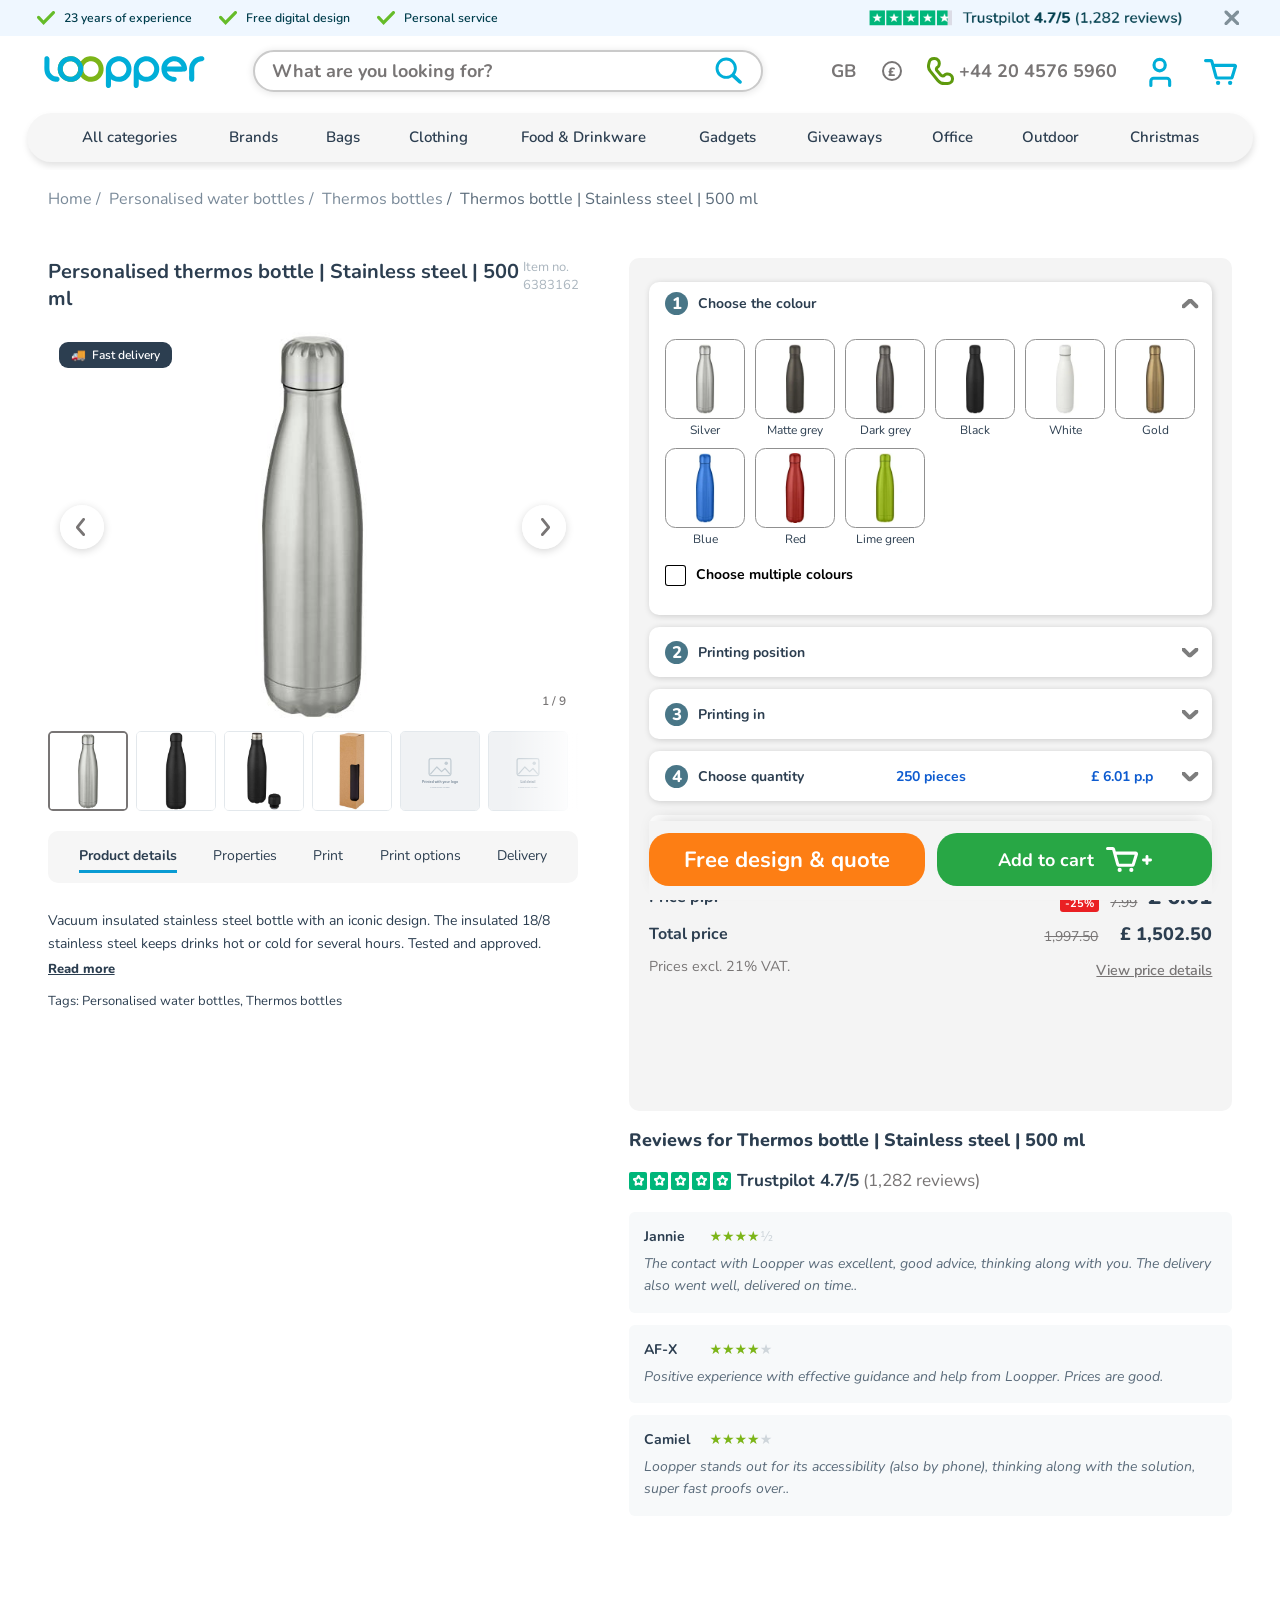
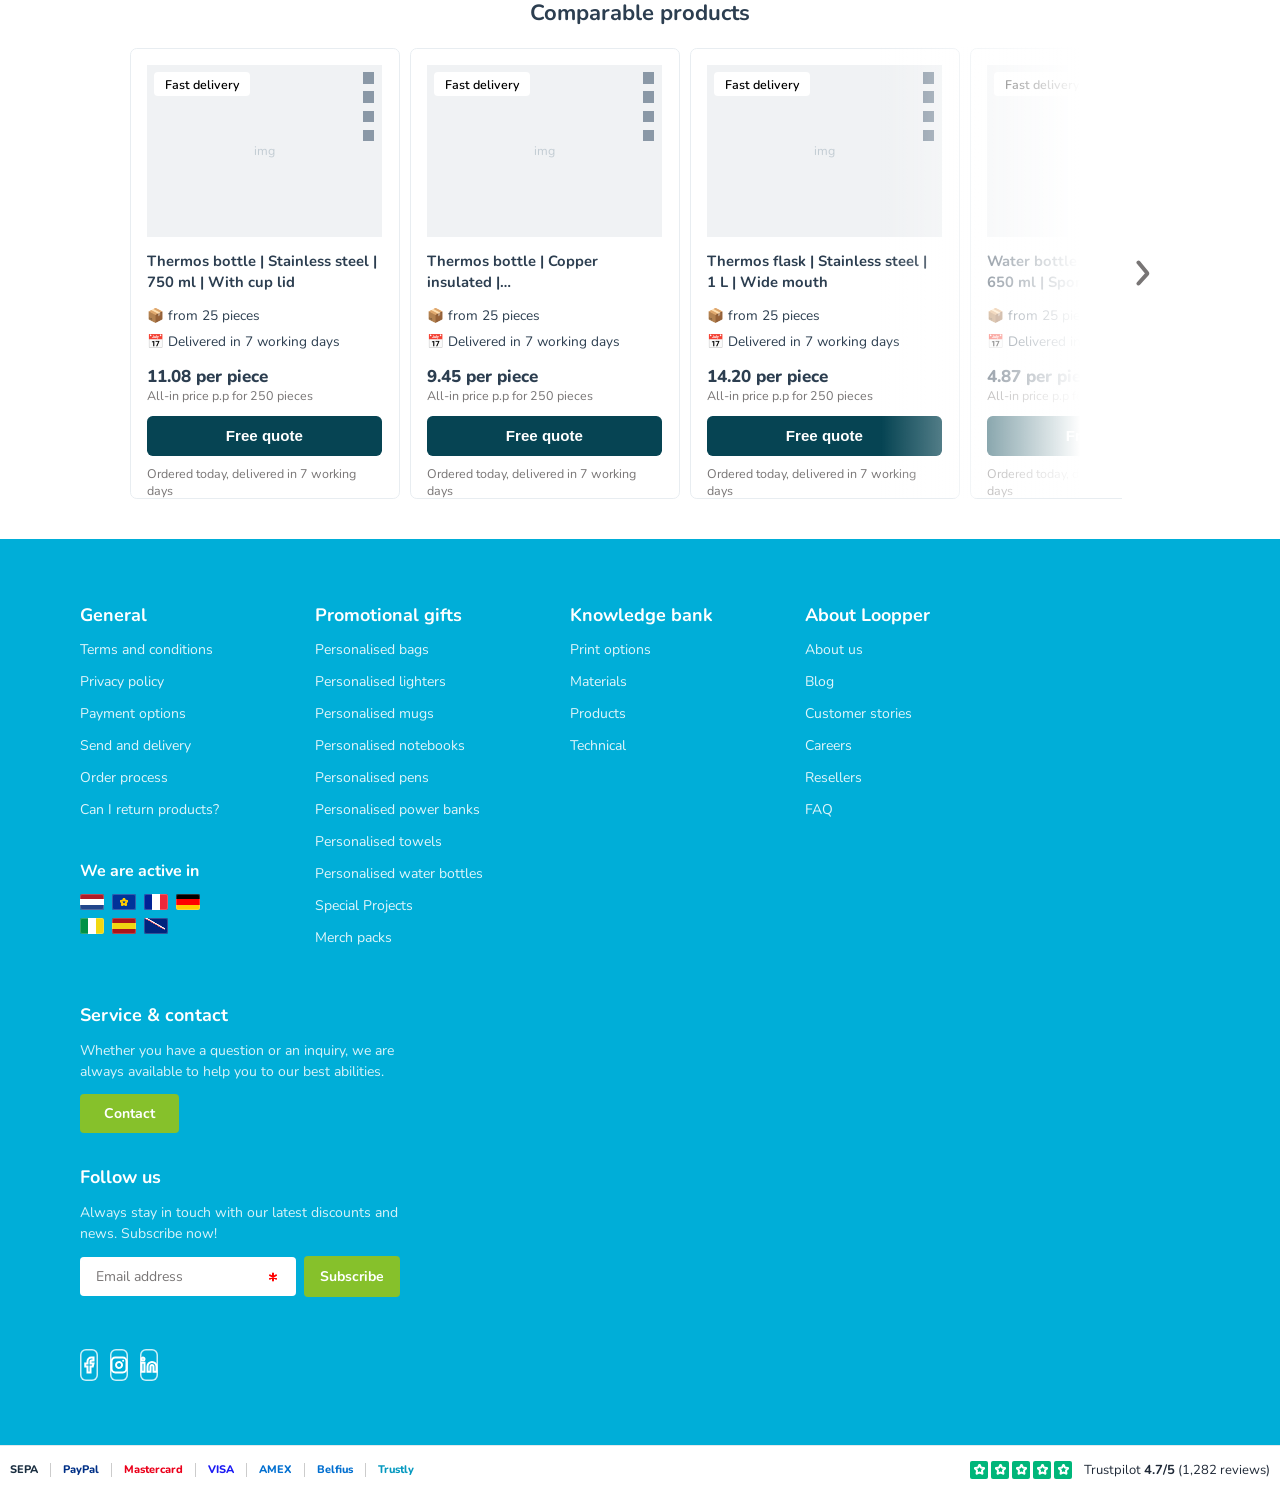
<file: pdp-experiment-cta/index.html>
<!doctype html>
<html lang="en-GB">
  <head>
    <meta charset="utf-8" />
    <!-- viewport-fit=cover: the page runs to the screen edges on iPhones,
         so the buy bar's white can sit behind Safari's bottom toolbar and the
         home indicator (env(safe-area-inset-*) in styles.css) -->
    <meta
      name="viewport"
      content="width=device-width, initial-scale=1, viewport-fit=cover"
    />
    <meta name="theme-color" content="#ffffff" />
    <meta name="format-detection" content="telephone=no" />
    <title>
      Thermos Bottle 500 ml, Stainless Steel, Personalised | from 25 pcs.
    </title>
    <meta
      name="description"
      content="Print your logo on a 500 ml vacuum insulated stainless steel thermos bottle. From 25 pieces, from £4.65 p.p. (5,000+ pcs), free digital design and fast delivery."
    />
    <link
      rel="canonical"
      href="https://www.loopper.co.uk/personalized-water-bottles/thermos-bottles/thermos-bottle-stainless-steel-500-ml-6383162"
    />
    <!-- hreflang: one line per market, each pointing to THIS product on that
         site. The non-UK slugs are illustrative; the feed fills the real ones. -->
    <link
      rel="alternate"
      hreflang="en-GB"
      href="https://www.loopper.co.uk/personalized-water-bottles/thermos-bottles/thermos-bottle-stainless-steel-500-ml-6383162"
    />
    <link
      rel="alternate"
      hreflang="en"
      href="https://www.loopper.com/personalized-water-bottles/thermos-bottles/thermos-bottle-stainless-steel-500-ml-6383162"
    />
    <link
      rel="alternate"
      hreflang="nl"
      href="https://www.loopper.nl/bedrukte-drinkflessen/thermosflessen/thermosfles-rvs-500-ml-6383162"
    />
    <link
      rel="alternate"
      hreflang="fr"
      href="https://www.loopper.fr/gourdes-personnalisees/bouteilles-isothermes/bouteille-isotherme-inox-500-ml-6383162"
    />
    <link
      rel="alternate"
      hreflang="de"
      href="https://www.loopper.de/trinkflaschen-bedrucken/thermosflaschen/thermosflasche-edelstahl-500-ml-6383162"
    />
    <link
      rel="alternate"
      hreflang="it"
      href="https://www.loopper.com/it/borracce-personalizzate/thermos/thermos-acciaio-inox-500-ml-6383162"
    />
    <link
      rel="alternate"
      hreflang="es"
      href="https://www.loopper.com/es/botellas-personalizadas/termos/termo-acero-inoxidable-500-ml-6383162"
    />
    <link
      rel="alternate"
      hreflang="x-default"
      href="https://www.loopper.co.uk/personalized-water-bottles/thermos-bottles/thermos-bottle-stainless-steel-500-ml-6383162"
    />
    <meta name="robots" content="index, follow" />
    <meta property="og:type" content="product" />
    <meta
      property="og:title"
      content="Thermos Bottle 500 ml, Stainless Steel, Personalised | from 25 pcs."
    />
    <meta
      property="og:description"
      content="Vacuum insulated 18/8 stainless steel bottle with your logo. From 25 pieces, free digital design."
    />
    <meta
      property="og:url"
      content="https://www.loopper.co.uk/personalized-water-bottles/thermos-bottles/thermos-bottle-stainless-steel-500-ml-6383162"
    />
    <meta
      property="og:image"
      content="https://img.loopper.com/storage/webshop/articles/thermos-bottle-stainless-steel-500-ml.jpg"
    />
    <meta property="og:site_name" content="Loopper" />
    <meta property="og:locale" content="en_GB" />
    <meta name="twitter:card" content="summary_large_image" />
    <script type="application/ld+json">
      {
        "@context": "https://schema.org",
        "@graph": [
          {
            "@type": "WebPage",
            "@id": "https://www.loopper.co.uk/personalized-water-bottles/thermos-bottles/thermos-bottle-stainless-steel-500-ml-6383162#webpage",
            "name": "Thermos Bottle 500 ml, Stainless Steel, Personalised | from 25 pcs.",
            "url": "https://www.loopper.co.uk/personalized-water-bottles/thermos-bottles/thermos-bottle-stainless-steel-500-ml-6383162",
            "isPartOf": {
              "@id": "https://www.loopper.co.uk#website"
            },
            "breadcrumb": {
              "@id": "https://www.loopper.co.uk/personalized-water-bottles/thermos-bottles/thermos-bottle-stainless-steel-500-ml-6383162#breadcrumb"
            },
            "publisher": {
              "@id": "https://www.loopper.co.uk#organization"
            },
            "mainEntity": {
              "@id": "https://www.loopper.co.uk/personalized-water-bottles/thermos-bottles/thermos-bottle-stainless-steel-500-ml-6383162#product"
            },
            "dateModified": "2026-09-16"
          },
          {
            "@type": "BreadcrumbList",
            "@id": "https://www.loopper.co.uk/personalized-water-bottles/thermos-bottles/thermos-bottle-stainless-steel-500-ml-6383162#breadcrumb",
            "itemListElement": [
              {
                "@type": "ListItem",
                "position": 1,
                "name": "Home",
                "item": "https://www.loopper.co.uk"
              },
              {
                "@type": "ListItem",
                "position": 2,
                "name": "Personalised water bottles",
                "item": "https://www.loopper.co.uk/personalized-water-bottles"
              },
              {
                "@type": "ListItem",
                "position": 3,
                "name": "Thermos bottles",
                "item": "https://www.loopper.co.uk/personalized-water-bottles/thermos-bottles"
              },
              {
                "@type": "ListItem",
                "position": 4,
                "name": "Thermos bottle, stainless steel, 500 ml",
                "item": "https://www.loopper.co.uk/personalized-water-bottles/thermos-bottles/thermos-bottle-stainless-steel-500-ml-6383162"
              }
            ]
          },
          {
            "@type": "Product",
            "@id": "https://www.loopper.co.uk/personalized-water-bottles/thermos-bottles/thermos-bottle-stainless-steel-500-ml-6383162#product",
            "name": "Thermos bottle, stainless steel, 500 ml",
            "description": "Vacuum insulated stainless steel bottle with an iconic design. The insulated 18/8 stainless steel keeps drinks hot or cold for several hours. Personalised with your logo.",
            "image": [
              "https://img.loopper.com/storage/webshop/articles/thermos-bottle-stainless-steel-500-ml.jpg"
            ],
            "sku": "6383162",
            "brand": {
              "@type": "Brand",
              "name": "Loopper"
            },
            "material": "18/8 stainless steel",
            "color": [
              "Grey",
              "Black",
              "White",
              "Navy",
              "Royal blue",
              "Green",
              "Red",
              "Orange",
              "Yellow",
              "Pink",
              "Purple",
              "Teal",
              "Sand"
            ],
            "height": {
              "@type": "QuantitativeValue",
              "value": 27,
              "unitCode": "CMT"
            },
            "width": {
              "@type": "QuantitativeValue",
              "value": 7,
              "unitCode": "CMT"
            },
            "depth": {
              "@type": "QuantitativeValue",
              "value": 7,
              "unitCode": "CMT"
            },
            "weight": {
              "@type": "QuantitativeValue",
              "value": 284,
              "unitCode": "GRM"
            },
            "offers": {
              "@type": "Offer",
              "url": "https://www.loopper.co.uk/personalized-water-bottles/thermos-bottles/thermos-bottle-stainless-steel-500-ml-6383162",
              "priceCurrency": "GBP",
              "price": "7.99",
              "priceSpecification": [
                {
                  "@type": "UnitPriceSpecification",
                  "price": "7.99",
                  "priceCurrency": "GBP",
                  "valueAddedTaxIncluded": false,
                  "referenceQuantity": {
                    "@type": "QuantitativeValue",
                    "value": 1,
                    "unitCode": "C62"
                  },
                  "eligibleQuantity": {
                    "@type": "QuantitativeValue",
                    "minValue": 25,
                    "unitCode": "C62",
                    "maxValue": 49
                  }
                },
                {
                  "@type": "UnitPriceSpecification",
                  "price": "7.59",
                  "priceCurrency": "GBP",
                  "valueAddedTaxIncluded": false,
                  "referenceQuantity": {
                    "@type": "QuantitativeValue",
                    "value": 1,
                    "unitCode": "C62"
                  },
                  "eligibleQuantity": {
                    "@type": "QuantitativeValue",
                    "minValue": 50,
                    "unitCode": "C62",
                    "maxValue": 99
                  }
                },
                {
                  "@type": "UnitPriceSpecification",
                  "price": "7.19",
                  "priceCurrency": "GBP",
                  "valueAddedTaxIncluded": false,
                  "referenceQuantity": {
                    "@type": "QuantitativeValue",
                    "value": 1,
                    "unitCode": "C62"
                  },
                  "eligibleQuantity": {
                    "@type": "QuantitativeValue",
                    "minValue": 100,
                    "unitCode": "C62",
                    "maxValue": 249
                  }
                },
                {
                  "@type": "UnitPriceSpecification",
                  "price": "6.01",
                  "priceCurrency": "GBP",
                  "valueAddedTaxIncluded": false,
                  "referenceQuantity": {
                    "@type": "QuantitativeValue",
                    "value": 1,
                    "unitCode": "C62"
                  },
                  "eligibleQuantity": {
                    "@type": "QuantitativeValue",
                    "minValue": 250,
                    "unitCode": "C62",
                    "maxValue": 499
                  }
                },
                {
                  "@type": "UnitPriceSpecification",
                  "price": "5.67",
                  "priceCurrency": "GBP",
                  "valueAddedTaxIncluded": false,
                  "referenceQuantity": {
                    "@type": "QuantitativeValue",
                    "value": 1,
                    "unitCode": "C62"
                  },
                  "eligibleQuantity": {
                    "@type": "QuantitativeValue",
                    "minValue": 500,
                    "unitCode": "C62",
                    "maxValue": 999
                  }
                },
                {
                  "@type": "UnitPriceSpecification",
                  "price": "5.35",
                  "priceCurrency": "GBP",
                  "valueAddedTaxIncluded": false,
                  "referenceQuantity": {
                    "@type": "QuantitativeValue",
                    "value": 1,
                    "unitCode": "C62"
                  },
                  "eligibleQuantity": {
                    "@type": "QuantitativeValue",
                    "minValue": 1000,
                    "unitCode": "C62",
                    "maxValue": 2499
                  }
                },
                {
                  "@type": "UnitPriceSpecification",
                  "price": "4.99",
                  "priceCurrency": "GBP",
                  "valueAddedTaxIncluded": false,
                  "referenceQuantity": {
                    "@type": "QuantitativeValue",
                    "value": 1,
                    "unitCode": "C62"
                  },
                  "eligibleQuantity": {
                    "@type": "QuantitativeValue",
                    "minValue": 2500,
                    "unitCode": "C62",
                    "maxValue": 4999
                  }
                },
                {
                  "@type": "UnitPriceSpecification",
                  "price": "4.65",
                  "priceCurrency": "GBP",
                  "valueAddedTaxIncluded": false,
                  "referenceQuantity": {
                    "@type": "QuantitativeValue",
                    "value": 1,
                    "unitCode": "C62"
                  },
                  "eligibleQuantity": {
                    "@type": "QuantitativeValue",
                    "minValue": 5000,
                    "unitCode": "C62"
                  }
                }
              ],
              "availability": "https://schema.org/InStock",
              "itemCondition": "https://schema.org/NewCondition",
              "seller": {
                "@id": "https://www.loopper.co.uk#organization"
              },
              "hasMerchantReturnPolicy": {
                "@id": "https://www.loopper.co.uk#merchant-return-policy"
              }
            }
          }
        ]
      }
    </script>
    <link
      rel="icon"
      href="data:image/svg+xml,%3Csvg xmlns='http://www.w3.org/2000/svg' viewBox='0 0 16 16'%3E%3Ccircle cx='8' cy='8' r='8' fill='%2300aed8'/%3E%3C/svg%3E"
    />
    <style>
      @font-face {
        font-family: "Nunito";
        font-style: normal;
        font-weight: 400 1000;
        font-display: swap;
        src: url("../assets/fonts/nunito-latin.woff2") format("woff2");
      }
      @font-face {
        font-family: "Nunito";
        font-style: italic;
        font-weight: 400 1000;
        font-display: swap;
        src: url("../assets/fonts/nunito-italic-latin.woff2") format("woff2");
      }
    </style>
    <!-- ?v=: raise it after editing the CSS / JS, so phones testing the
         prototype fetch the new files instead of a cached copy -->
    <link rel="stylesheet" href="styles.css?v=61" />
    <link rel="stylesheet" href="nav.css?v=58" />
    <style>
      /* ===== Experiment: Design and quote CTA combined ===== */
      .cx-quote {
        flex: 1 1 auto;
        min-width: 0;
        height: 53px;
        padding: 0 20px;
        border: 0;
        border-radius: 20px;
        background: var(--orange);
        font: inherit;
        font-size: 22px;
        line-height: 20px;
        font-weight: 700;
        color: #fff;
        white-space: nowrap;
        cursor: pointer;
        box-shadow: inset 0 0 0 4px rgba(253, 126, 20, 0);
        transition:
          background-color var(--motion),
          box-shadow var(--motion),
          color var(--motion);
      }
      .cx-quote:hover {
        background: #fff;
        box-shadow: inset 0 0 0 4px var(--orange);
        color: var(--orange);
      }
      .cx-quote:focus-visible,
      .cx-cart:focus-visible {
        outline: 2px solid #1c2530;
        outline-offset: 2px;
      }
      .cx-top .cx-quote {
        width: 100%;
      }
      .cx-row {
        display: flex;
        gap: 12px;
        width: 100%;
        max-width: 715px;
      }
      .add-to-cart.cx-cart {
        position: relative;
        flex: 0 0 84px;
        width: 84px;
        max-width: none;
        height: 53px;
        padding: 0;
        gap: 0;
        justify-content: center;
      }
      .cx-cart .cart-icons {
        position: relative;
        width: 34px;
        height: 28px;
      }
      .cx-cart .cart-icon {
        width: 34px;
        height: auto;
      }
      .cx-cart .cart-plus {
        position: absolute;
        top: -3px;
        right: -10px;
        width: 13px;
        height: 13px;
      }
      @media (width < 768px) {
        .m-buybar-actions .m-btn-cart {
          order: 0;
        }
        .m-buybar-actions .m-btn-quote {
          order: 1;
        }
      }
      /* Experiment: no top CTA; the cart + Free design & quote row sticks to the
         bottom of the screen while it would otherwise be below the fold */
      .cx-row {
        position: sticky;
        bottom: 0;
        z-index: 20;
        padding: 12px 0 14px;
        background: #f4f4f4;
        transition: box-shadow 0.2s;
      }
      .cx-row.cx-sticky {
        box-shadow: 0 -8px 16px -8px rgba(0, 0, 0, 0.18);
      }
      @media (width < 768px) {
        /* phones keep their own fixed buy bar with the same two buttons */
        .cx-row {
          display: none;
        }
      }
      /* Experiment: the two CTAs side by side, Free design & quote (left) and Add to cart (right) */
      .cx-row.cx-stack {
        flex-direction: row;
        gap: 12px;
      }
      .cx-stack .cx-quote,
      .cx-stack .add-to-cart {
        flex: 1 1 0;
        width: auto;
        min-width: 0;
        max-width: none;
      }
    </style>
  </head>
  <body>
    <!-- ============ NAVIGATION MENU ============
         From 02 Navigation menu/loopper-navigation-menu.html: icon
         sprite, header (USP bar, search, actions, category bar + mega
         menu, mobile chips), scrim and mobile drawer. Styles in
         nav.css, behaviour in nav.js. -->
    <!-- SVG icon sprite -->
    <svg width="0" height="0" style="position: absolute" aria-hidden="true">
      <defs>
        <symbol id="i-check" viewBox="0 0 24 24">
          <path d="M4 12.5l5 5L20 6.5" />
        </symbol>
        <symbol id="i-x" viewBox="0 0 24 24">
          <path d="M6 6l12 12M18 6L6 18" />
        </symbol>
        <symbol id="i-search" viewBox="0 0 24 24">
          <circle cx="11" cy="11" r="6.5" />
          <path d="M16 16l4.5 4.5" />
        </symbol>
        <symbol id="i-phone" viewBox="0 0 24 24">
          <path
            d="M5 4h3.5l1.8 4.5-2.3 1.4a11 11 0 0 0 6.1 6.1l1.4-2.3L20 15.5V19a1.5 1.5 0 0 1-1.6 1.5A16.5 16.5 0 0 1 3.5 5.6 1.5 1.5 0 0 1 5 4z"
          />
        </symbol>
        <symbol id="i-user" viewBox="0 0 24 24">
          <circle cx="12" cy="8" r="4" />
          <path d="M4.5 20.5a7.5 7.5 0 0 1 15 0" />
        </symbol>
        <symbol id="i-cart" viewBox="0 0 24 24">
          <path d="M3 4h2.5l2.2 11h10.6L20.5 7.5H7" />
          <circle cx="9.5" cy="19.5" r="1.3" />
          <circle cx="17" cy="19.5" r="1.3" />
        </symbol>
        <symbol id="i-menu" viewBox="0 0 24 24">
          <path d="M4 6.5h16M4 12h16M4 17.5h16" />
        </symbol>
        <symbol id="i-chev-d" viewBox="0 0 24 24">
          <path d="M6 9l6 6 6-6" />
        </symbol>
        <symbol id="i-chev-r" viewBox="0 0 24 24">
          <path d="M9 6l6 6-6 6" />
        </symbol>
        <symbol id="i-chev-l" viewBox="0 0 24 24">
          <path d="M15 6l-6 6 6 6" />
        </symbol>
        <symbol id="i-arrow" viewBox="0 0 24 24">
          <path d="M5 12h14M13 6l6 6-6 6" />
        </symbol>
        <symbol id="i-grid" viewBox="0 0 24 24">
          <rect x="4" y="4" width="6.5" height="6.5" rx="1.5" />
          <rect x="13.5" y="4" width="6.5" height="6.5" rx="1.5" />
          <rect x="4" y="13.5" width="6.5" height="6.5" rx="1.5" />
          <rect x="13.5" y="13.5" width="6.5" height="6.5" rx="1.5" />
        </symbol>
        <symbol id="i-az" viewBox="0 0 24 24">
          <path d="M4 18l3.5-10L11 18M5.2 14.5h4.6M14 8h6l-6 10h6" />
        </symbol>
        <symbol id="i-bags" viewBox="0 0 24 24">
          <path d="M5.5 8h13l-1 12.5h-11z" />
          <path d="M9 10V6.5a3 3 0 0 1 6 0V10" />
        </symbol>
        <symbol id="i-brands" viewBox="0 0 24 24">
          <path
            d="M12 3.5l2.5 5.3 5.8.7-4.3 4 1.1 5.8L12 16.5l-5.1 2.8L8 13.5l-4.3-4 5.8-.7z"
          />
        </symbol>
        <symbol id="i-clothing" viewBox="0 0 24 24">
          <path
            d="M9 4L4 6.5 5.5 11 8 10v10h8V10l2.5 1L20 6.5 15 4a3 3 0 0 1-6 0z"
          />
        </symbol>
        <symbol id="i-food-drinkware" viewBox="0 0 24 24">
          <path d="M5 9h11v6a4.5 4.5 0 0 1-4.5 4.5h-2A4.5 4.5 0 0 1 5 15z" />
          <path
            d="M16 10.5h1.5a2.5 2.5 0 0 1 0 5H16M9 3.5c-.8 1 .8 2 0 3M12.5 3.5c-.8 1 .8 2 0 3"
          />
        </symbol>
        <symbol id="i-gadgets" viewBox="0 0 24 24">
          <rect x="7" y="3" width="10" height="18" rx="2.5" />
          <path d="M11 17.5h2" />
        </symbol>
        <symbol id="i-giveaways" viewBox="0 0 24 24">
          <rect x="4" y="10" width="16" height="10.5" rx="1.5" />
          <path
            d="M3 7h18v3H3zM12 7v13.5M12 7C10.5 3 6.5 3.5 7.5 6.5M12 7c1.5-4 5.5-3.5 4.5-.5"
          />
        </symbol>
        <symbol id="i-office" viewBox="0 0 24 24">
          <path d="M4.5 19.5l1-4.5L16 4.5l3.5 3.5L9 18.5z" />
          <path d="M13.5 7l3.5 3.5" />
        </symbol>
        <symbol id="i-outdoor" viewBox="0 0 24 24">
          <path d="M3 19.5l6.5-10 4 6 2.5-3.5 5 7.5z" />
          <circle cx="17" cy="6" r="2" />
        </symbol>
        <symbol id="i-sustainable" viewBox="0 0 24 24">
          <path d="M5 19c0-8.5 5.5-14 15-14 0 9.5-5.5 15-14 15" />
          <path d="M5 19l8.5-8.5" />
        </symbol>
        <symbol id="i-themes" viewBox="0 0 24 24">
          <path
            d="M12 3v4M12 17v4M3 12h4M17 12h4M6 6l2.5 2.5M15.5 15.5L18 18M18 6l-2.5 2.5M8.5 15.5L6 18"
          />
        </symbol>
        <symbol id="i-wellness" viewBox="0 0 24 24">
          <path
            d="M12 20s-7.5-4.6-7.5-10.2A4.2 4.2 0 0 1 12 7.3a4.2 4.2 0 0 1 7.5 2.5C19.5 15.4 12 20 12 20z"
          />
        </symbol>
        <symbol id="i-spark" viewBox="0 0 24 24">
          <path d="M12 3l2 6 6 2-6 2-2 6-2-6-6-2 6-2z" />
        </symbol>
        <symbol id="i-pen-tool" viewBox="0 0 24 24">
          <path d="M12 19l7-7 3 3-7 7zM18 13l-1.5-7.5L2 2l3.5 14.5L13 18z" />
          <circle cx="11" cy="11" r="2" />
        </symbol>
        <symbol id="i-chat" viewBox="0 0 24 24">
          <path d="M4 5h16v11H9l-5 4z" />
        </symbol>
        <symbol id="i-stories" viewBox="0 0 24 24">
          <path d="M4 5h11a3 3 0 0 1 3 3v11H7a3 3 0 0 1-3-3z" />
          <path d="M8 9h6M8 12.5h6" />
        </symbol>
        <symbol id="i-globe" viewBox="0 0 24 24">
          <circle cx="12" cy="12" r="8.5" />
          <path
            d="M3.5 12h17M12 3.5c2.5 2.5 3.5 5.5 3.5 8.5s-1 6-3.5 8.5c-2.5-2.5-3.5-5.5-3.5-8.5s1-6 3.5-8.5z"
          />
        </symbol>
      </defs>
    </svg>

    <header class="hd" id="hd">
      <div class="usp" id="usp">
        <div class="wrap">
          <div class="usp-left">
            <span class="usp-item"
              ><span class="usp-ic"
                ><img
                  src="../assets/nav/v2-usp-check.svg"
                  width="18.0604"
                  height="14.0691"
                  alt="" /></span
              >23 years of experience</span
            >
            <span class="usp-item"
              ><span class="usp-ic"
                ><img
                  src="../assets/nav/v2-usp-check.svg"
                  width="18.0604"
                  height="14.0691"
                  alt="" /></span
              >Free digital design</span
            >
            <span class="usp-item"
              ><span class="usp-ic"
                ><img
                  src="../assets/nav/v2-usp-check.svg"
                  width="18.0604"
                  height="14.0691"
                  alt="" /></span
              >Personal service</span
            >
          </div>
          <a
            class="usp-tp"
            href="https://www.trustpilot.com/review/loopper.com"
            rel="noopener"
            ><img
              src="../assets/nav/trustpilot-rating@2x.png"
              width="315"
              height="18"
              alt="Trustpilot 4.7/5 (1,282 reviews)"
          /></a>
          <button
            class="usp-close"
            id="uspClose"
            aria-label="Hide these messages"
          >
            <img
              src="../assets/nav/v2-usp-close.svg"
              width="15.4286"
              height="15.4286"
              alt=""
            />
          </button>
        </div>
      </div>

      <div class="bar">
        <div class="wrap bar-in">
          <a class="logo" href="/" aria-label="Loopper home"
            ><img
              class="d-only d-logo"
              src="../assets/nav/v2-logo.svg"
              width="165"
              height="35.8333"
              alt="" /><img
              class="m-only m-logo"
              src="../assets/nav/logo.svg"
              width="102"
              height="22"
              alt=""
          /></a>

          <form class="search" role="search" onsubmit="return false;">
            <label for="q" class="vh">Search products</label>
            <input
              id="q"
              type="search"
              placeholder="What are you looking for?"
              autocomplete="off"
            />
            <button type="submit" aria-label="Search">
              <img
                src="../assets/nav/search.svg"
                width="34"
                height="28"
                alt=""
              />
            </button>
          </form>

          <div class="actions">
            <div class="lang">
              <button
                class="act act-lang"
                id="langBtn"
                type="button"
                aria-haspopup="true"
                aria-expanded="false"
                aria-controls="langMenu"
                aria-label="Country: United Kingdom. Change country"
              >
                <span
                  class="lang-flag"
                  style="
                    background-image: url(&quot;https://www.loopper.co.uk/storage/flags/gb.svg&quot;);
                  "
                ></span
                ><span class="lang-code">GB</span>
              </button>
              <ul class="lang-menu" id="langMenu" hidden>
                <li>
                  <a
                    href="https://www.loopper.co.uk/personalized-water-bottles/thermos-bottles/thermos-bottle-stainless-steel-500-ml-6383162"
                    hreflang="en-GB"
                    aria-current="true"
                    ><span class="cur-opt"
                      ><span
                        class="lang-flag lang-flag-lg"
                        style="
                          background-image: url(&quot;https://www.loopper.co.uk/storage/flags/gb.svg&quot;);
                        "
                      ></span
                      ><span class="lang-name">United Kingdom</span></span
                    ><svg
                      class="cur-check"
                      width="14"
                      height="10"
                      viewBox="0 0 14 10"
                      fill="none"
                      aria-hidden="true"
                    >
                      <path
                        d="M1.5 5.2L5.2 8.5L12.5 1.5"
                        stroke="#00AED8"
                        stroke-width="2.4"
                        stroke-linecap="round"
                        stroke-linejoin="round"
                      /></svg
                  ></a>
                </li>
                <li>
                  <a
                    href="https://www.loopper.nl/bedrukte-drinkflessen/thermosflessen/thermosfles-rvs-500-ml-6383162"
                    hreflang="nl"
                    ><span class="cur-opt"
                      ><span
                        class="lang-flag lang-flag-lg"
                        style="
                          background-image: url(&quot;https://www.loopper.co.uk/storage/flags/nl.svg&quot;);
                        "
                      ></span
                      ><span class="lang-name">Nederlands</span></span
                    ><svg
                      class="cur-check"
                      width="14"
                      height="10"
                      viewBox="0 0 14 10"
                      fill="none"
                      aria-hidden="true"
                    >
                      <path
                        d="M1.5 5.2L5.2 8.5L12.5 1.5"
                        stroke="#00AED8"
                        stroke-width="2.4"
                        stroke-linecap="round"
                        stroke-linejoin="round"
                      /></svg
                  ></a>
                </li>
                <li>
                  <a
                    href="https://www.loopper.com/personalized-water-bottles/thermos-bottles/thermos-bottle-stainless-steel-500-ml-6383162"
                    hreflang="en"
                    ><span class="cur-opt"
                      ><span
                        class="lang-flag lang-flag-lg"
                        style="
                          background-image: url(&quot;https://www.loopper.co.uk/storage/flags/en.svg&quot;);
                        "
                      ></span
                      ><span class="lang-name">English</span></span
                    ><svg
                      class="cur-check"
                      width="14"
                      height="10"
                      viewBox="0 0 14 10"
                      fill="none"
                      aria-hidden="true"
                    >
                      <path
                        d="M1.5 5.2L5.2 8.5L12.5 1.5"
                        stroke="#00AED8"
                        stroke-width="2.4"
                        stroke-linecap="round"
                        stroke-linejoin="round"
                      /></svg
                  ></a>
                </li>
                <li>
                  <a
                    href="https://www.loopper.fr/gourdes-personnalisees/bouteilles-isothermes/bouteille-isotherme-inox-500-ml-6383162"
                    hreflang="fr"
                    ><span class="cur-opt"
                      ><span
                        class="lang-flag lang-flag-lg"
                        style="
                          background-image: url(&quot;https://www.loopper.co.uk/storage/flags/fr.svg&quot;);
                        "
                      ></span
                      ><span class="lang-name">Français</span></span
                    ><svg
                      class="cur-check"
                      width="14"
                      height="10"
                      viewBox="0 0 14 10"
                      fill="none"
                      aria-hidden="true"
                    >
                      <path
                        d="M1.5 5.2L5.2 8.5L12.5 1.5"
                        stroke="#00AED8"
                        stroke-width="2.4"
                        stroke-linecap="round"
                        stroke-linejoin="round"
                      /></svg
                  ></a>
                </li>
                <li>
                  <a
                    href="https://www.loopper.de/trinkflaschen-bedrucken/thermosflaschen/thermosflasche-edelstahl-500-ml-6383162"
                    hreflang="de"
                    ><span class="cur-opt"
                      ><span
                        class="lang-flag lang-flag-lg"
                        style="
                          background-image: url(&quot;https://www.loopper.co.uk/storage/flags/de.svg&quot;);
                        "
                      ></span
                      ><span class="lang-name">Deutsch</span></span
                    ><svg
                      class="cur-check"
                      width="14"
                      height="10"
                      viewBox="0 0 14 10"
                      fill="none"
                      aria-hidden="true"
                    >
                      <path
                        d="M1.5 5.2L5.2 8.5L12.5 1.5"
                        stroke="#00AED8"
                        stroke-width="2.4"
                        stroke-linecap="round"
                        stroke-linejoin="round"
                      /></svg
                  ></a>
                </li>
                <li>
                  <a
                    href="https://www.loopper.com/it/borracce-personalizzate/thermos/thermos-acciaio-inox-500-ml-6383162"
                    hreflang="it"
                    ><span class="cur-opt"
                      ><span
                        class="lang-flag lang-flag-lg"
                        style="
                          background-image: url(&quot;https://www.loopper.co.uk/storage/flags/it.svg&quot;);
                        "
                      ></span
                      ><span class="lang-name">Italiano</span></span
                    ><svg
                      class="cur-check"
                      width="14"
                      height="10"
                      viewBox="0 0 14 10"
                      fill="none"
                      aria-hidden="true"
                    >
                      <path
                        d="M1.5 5.2L5.2 8.5L12.5 1.5"
                        stroke="#00AED8"
                        stroke-width="2.4"
                        stroke-linecap="round"
                        stroke-linejoin="round"
                      /></svg
                  ></a>
                </li>
                <li>
                  <a
                    href="https://www.loopper.com/es/botellas-personalizadas/termos/termo-acero-inoxidable-500-ml-6383162"
                    hreflang="es"
                    ><span class="cur-opt"
                      ><span
                        class="lang-flag lang-flag-lg"
                        style="
                          background-image: url(&quot;https://www.loopper.co.uk/storage/flags/es.svg&quot;);
                        "
                      ></span
                      ><span class="lang-name">Español</span></span
                    ><svg
                      class="cur-check"
                      width="14"
                      height="10"
                      viewBox="0 0 14 10"
                      fill="none"
                      aria-hidden="true"
                    >
                      <path
                        d="M1.5 5.2L5.2 8.5L12.5 1.5"
                        stroke="#00AED8"
                        stroke-width="2.4"
                        stroke-linecap="round"
                        stroke-linejoin="round"
                      /></svg
                  ></a>
                </li>
              </ul>
            </div>
            <div class="lang cur">
              <button
                class="act act-cur"
                id="curBtn"
                type="button"
                aria-haspopup="true"
                aria-expanded="false"
                aria-controls="curMenu"
                aria-label="Currency: GBP. Change currency"
              >
                <span class="cur-sym" id="curSym" aria-hidden="true">£</span>
              </button>
              <ul class="lang-menu" id="curMenu" hidden>
                <li>
                  <a href="#" data-cur="GBP" data-sym="£" aria-current="true"
                    ><span class="cur-opt"
                      ><span class="cur-badge">£</span>GBP
                      <span class="cur-name">· British pound</span></span
                    ><svg
                      class="cur-check"
                      width="14"
                      height="10"
                      viewBox="0 0 14 10"
                      fill="none"
                      aria-hidden="true"
                    >
                      <path
                        d="M1.5 5.2L5.2 8.5L12.5 1.5"
                        stroke="#00AED8"
                        stroke-width="2.4"
                        stroke-linecap="round"
                        stroke-linejoin="round"
                      /></svg
                  ></a>
                </li>
                <li>
                  <a href="#" data-cur="EUR" data-sym="€"
                    ><span class="cur-opt"
                      ><span class="cur-badge">€</span>EUR
                      <span class="cur-name">· Euro</span></span
                    ><svg
                      class="cur-check"
                      width="14"
                      height="10"
                      viewBox="0 0 14 10"
                      fill="none"
                      aria-hidden="true"
                    >
                      <path
                        d="M1.5 5.2L5.2 8.5L12.5 1.5"
                        stroke="#00AED8"
                        stroke-width="2.4"
                        stroke-linecap="round"
                        stroke-linejoin="round"
                      /></svg
                  ></a>
                </li>
              </ul>
            </div>
            <a
              class="act act-phone"
              href="tel:+442045765960"
              aria-label="Call us on +44 20 4576 5960"
              ><span class="m-ic m-phone"
                ><img
                  src="../assets/nav/phone.svg"
                  width="27.0611"
                  height="28"
                  alt="" /></span
              ><span class="ph-num d-only">+44 20 4576 5960</span></a
            >
            <a class="act" href="#" aria-label="My account"
              ><span class="m-ic m-account"
                ><img
                  src="../assets/nav/account.svg"
                  width="34"
                  height="29.6186"
                  alt="" /></span
            ></a>
            <a class="act" href="#" aria-label="Basket"
              ><span class="ic-wrap"
                ><span class="m-ic m-cart"
                  ><img
                    src="../assets/nav/cart.svg"
                    width="32.9824"
                    height="25.6872"
                    alt="" /></span></span
            ></a>
          </div>

          <button
            class="burger"
            id="burger"
            aria-label="Open menu"
            aria-expanded="false"
            aria-controls="drawer"
          >
            <img
              src="../assets/nav/menu.svg"
              width="33.8253"
              height="33.8253"
              alt=""
            />
          </button>
        </div>
      </div>

      <!-- Mobile: category chips -->
      <nav class="chips" aria-label="Popular categories">
        <ul id="chips"></ul>
      </nav>

      <!-- Desktop: category bar + mega menu -->
      <nav class="cat" id="cat" aria-label="Product categories">
        <div class="wrap"><ul class="cat-list" id="catList"></ul></div>
        <div class="mega" id="mega" hidden>
          <div class="wrap mega-in" id="megaIn"></div>
        </div>
      </nav>
    </header>

    <div class="scrim" id="scrim" hidden></div>

    <!-- Mobile drawer -->
    <div
      class="drawer"
      id="drawer"
      role="dialog"
      aria-modal="true"
      aria-label="Menu"
    >
      <div class="dr-top">
        <span class="logo" aria-hidden="true"
          ><img src="../assets/nav/logo.svg" width="102" height="22" alt=""
        /></span>
        <button class="dr-close" id="drClose" aria-label="Close menu">
          <!-- same X as the photo viewer and print previews (user) -->
          <img
            src="../assets/mobile/overlay-close.svg"
            width="29"
            height="28"
            alt=""
          />
        </button>
      </div>
      <div class="dr-stage" id="drStage"></div>
    </div>

    <div class="stage" id="main">
      <div class="frame" id="frame">
        <!-- ============ CONTAINER (531:12868) ============ -->
        <main class="container">
          <!-- Breadcrumb: in the content container, above the two columns, so
               it starts where the product title starts and never runs wider
               than the content. Search engines read the BreadcrumbList JSON-LD
               in <head>; this is the same trail as a labelled nav. -->
          <div class="breadcrumb-bar">
            <nav class="bar-inner" aria-label="Breadcrumb">
              <!-- phones: middle levels (.crumb-mid) fold behind the "…"
                   button and the current page is left out (the title below
                   names it): "Home / … / Thermos bottles". "…" opens the
                   full trail (script.js). Desktop / tablet: full trail. -->
              <ol class="crumbs">
                <li><a href="/">Home</a></li>
                <li class="crumbs-more">
                  <button
                    type="button"
                    aria-expanded="false"
                    aria-label="Show full path"
                  >
                    …
                  </button>
                </li>
                <li class="crumb-mid">
                  <a href="/personalized-water-bottles"
                    >Personalised water bottles</a
                  >
                </li>
                <li>
                  <a href="/personalized-water-bottles/thermos-bottles"
                    >Thermos bottles</a
                  >
                </li>
                <li aria-current="page">
                  Thermos bottle | Stainless steel | 500 ml
                </li>
              </ol>
            </nav>
          </div>
          <div class="main-grid">
            <!-- ---------- COLUMN 1 (531:12872) ---------- -->
            <div class="col1">
              <div class="heading-title">
                <h1>Personalised thermos bottle | Stainless steel | 500 ml</h1>
                <div class="sku">Item no. 6383162</div>
              </div>

              <div
                class="image-slider"
                role="region"
                aria-roledescription="carousel"
                aria-label="Product photos"
              >
                <!-- announces "Photo 2 of 4: Front view" on every change -->
                <p class="vh" id="gal-status" aria-live="polite"></p>
                <!-- display: contents on desktop; the swipeable gallery track
                     below 768px (Image section 786:15988) -->
                <div class="gallery-track" id="gallery-track">
                  <div class="product-image-container">
                    <!-- Only 500px originals exist online for this article; add
                         1000w / 1500w files to the srcset when the supplier's
                         high-res photos are available. -->
                    <img
                      class="product-image"
                      id="product-image"
                      src="../assets/product/silver.jpg"
                      srcset="../assets/product/silver.jpg 500w"
                      sizes="(width >= 1024px) 654px, (width >= 768px) 46vw, 100vw"
                      alt="Thermos bottle, stainless steel, 500 ml, silver"
                      width="500"
                      height="500"
                      fetchpriority="high"
                    />
                    <!-- gallery controls (script.js gallery): the whole photo
                         opens the full-screen viewer; arrows + counter on
                         desktop / tablet, swipe + dots on phones -->
                    <button
                      class="gal-zoom"
                      type="button"
                      data-index="0"
                      aria-label="Enlarge photo"
                    ></button>
                    <button
                      class="gal-nav gal-nav--prev"
                      type="button"
                      aria-label="Previous photo"
                    >
                      <img
                        src="../assets/imgArrow.svg"
                        width="13"
                        height="25"
                        alt=""
                      />
                    </button>
                    <button
                      class="gal-nav gal-nav--next"
                      type="button"
                      aria-label="Next photo"
                    >
                      <img
                        src="../assets/imgArrow.svg"
                        width="13"
                        height="25"
                        alt=""
                      />
                    </button>
                    <span class="gal-count" aria-hidden="true">1 / 4</span>
                    <div class="fast-delivery">
                      <span>🚚</span><span class="fd-text">Fast delivery</span>
                    </div>
                  </div>
                  <!-- phones: the other three product views follow the first
                       photo, in the same order as the desktop thumbnails -->
                  <div class="m-slide m-slide--photo">
                    <img
                      src="../assets/product/view-front.jpg"
                      width="500"
                      height="500"
                      loading="lazy"
                      alt="Thermos bottle, front view"
                    />
                    <button
                      class="gal-zoom"
                      type="button"
                      data-index="1"
                      aria-label="Enlarge photo: Front view"
                    ></button>
                  </div>
                  <div class="m-slide m-slide--photo">
                    <img
                      src="../assets/product/view-open-lid.jpg"
                      width="500"
                      height="500"
                      loading="lazy"
                      alt="Thermos bottle with the lid taken off"
                    />
                    <button
                      class="gal-zoom"
                      type="button"
                      data-index="2"
                      aria-label="Enlarge photo: With the lid off"
                    ></button>
                  </div>
                  <div class="m-slide m-slide--photo">
                    <img
                      src="../assets/product/view-gift-box.jpg"
                      width="500"
                      height="500"
                      loading="lazy"
                      alt="Thermos bottle in its gift box"
                    />
                    <button
                      class="gal-zoom"
                      type="button"
                      data-index="3"
                      aria-label="Enlarge photo: In its gift box"
                    ></button>
                  </div>
                  <!-- views 5–9: placeholder images until the real photos exist -->
                  <div class="m-slide m-slide--photo">
                    <img
                      src="../assets/product/placeholder-printed-logo.svg"
                      width="500"
                      height="500"
                      loading="lazy"
                      alt="Thermos bottle printed with a logo (placeholder)"
                    />
                    <button
                      class="gal-zoom"
                      type="button"
                      data-index="4"
                      aria-label="Enlarge photo: Printed with your logo"
                    ></button>
                  </div>
                  <div class="m-slide m-slide--photo">
                    <img
                      src="../assets/product/placeholder-lid-detail.svg"
                      width="500"
                      height="500"
                      loading="lazy"
                      alt="Lid detail (placeholder)"
                    />
                    <button
                      class="gal-zoom"
                      type="button"
                      data-index="5"
                      aria-label="Enlarge photo: Lid detail"
                    ></button>
                  </div>
                  <div class="m-slide m-slide--photo">
                    <img
                      src="../assets/product/placeholder-in-use.svg"
                      width="500"
                      height="500"
                      loading="lazy"
                      alt="Thermos bottle in use (placeholder)"
                    />
                    <button
                      class="gal-zoom"
                      type="button"
                      data-index="6"
                      aria-label="Enlarge photo: In use"
                    ></button>
                  </div>
                  <div class="m-slide m-slide--photo">
                    <img
                      src="../assets/product/placeholder-size-comparison.svg"
                      width="500"
                      height="500"
                      loading="lazy"
                      alt="Size comparison (placeholder)"
                    />
                    <button
                      class="gal-zoom"
                      type="button"
                      data-index="7"
                      aria-label="Enlarge photo: Size comparison"
                    ></button>
                  </div>
                  <div class="m-slide m-slide--photo">
                    <img
                      src="../assets/product/placeholder-print-area.svg"
                      width="500"
                      height="500"
                      loading="lazy"
                      alt="Print area (placeholder)"
                    />
                    <button
                      class="gal-zoom"
                      type="button"
                      data-index="8"
                      aria-label="Enlarge photo: Print area"
                    ></button>
                  </div>

                  <!-- last two slides (user, 2026-10-13): flat images of the
                       "Talk to a merch expert" and "Trusted by top brands"
                       banners, replacing their HTML builds. 347x347 source
                       files; swap in 2x/3x exports for sharp phones. -->
                  <div class="m-slide m-slide--banner">
                    <img
                      src="../assets/mobile/slide-expert.png"
                      width="347"
                      height="347"
                      loading="lazy"
                      decoding="async"
                      alt="Talk to a merch expert — help with products, designs and delivery, Monday to Friday 9:00 to 17:00, promo@loopper.com, +44 20 4576 5960"
                    />
                  </div>
                  <div class="m-slide m-slide--banner">
                    <img
                      src="../assets/mobile/slide-trusted.png"
                      width="347"
                      height="347"
                      loading="lazy"
                      decoding="async"
                      alt="Trusted by top brands since 2002: United Nations, EA, Atlassian, Siemens, HelloFresh, Lidl, Huawei, Jaguar"
                    />
                  </div>
                </div>
                <div class="m-dots" id="gallery-dots" aria-hidden="true">
                  <!-- phones: "3 / 11" beside the dots (they show five at a time) -->
                  <span class="m-count" id="gallery-count"></span>
                </div>
                <div class="thumbnails">
                  <!-- strip scroll arrows: they scroll the thumbnails (the
                       arrows on the photo change the photo). Each one shows
                       only while there are more thumbnails on its side. -->
                  <button
                    class="thumb-scroll thumb-scroll--prev"
                    type="button"
                    aria-label="Scroll thumbnails left"
                    hidden
                  >
                    <img
                      src="../assets/imgArrow.svg"
                      width="13"
                      height="25"
                      alt=""
                    />
                  </button>
                  <button
                    class="thumb-scroll thumb-scroll--next"
                    type="button"
                    aria-label="Scroll thumbnails right"
                    hidden
                  >
                    <img
                      src="../assets/imgArrow.svg"
                      width="13"
                      height="25"
                      alt=""
                    />
                  </button>
                  <div class="thumb-track">
                    <button
                      class="thumb active"
                      type="button"
                      data-view="colour"
                      aria-label="Bottle in the chosen colour"
                      aria-current="true"
                    >
                      <img
                        src="../assets/product/silver.jpg"
                        width="500"
                        height="500"
                        loading="lazy"
                        alt=""
                      />
                    </button>
                    <button
                      class="thumb"
                      type="button"
                      data-view="front"
                      aria-label="Front view"
                    >
                      <img
                        src="../assets/product/view-front.jpg"
                        width="500"
                        height="500"
                        loading="lazy"
                        alt=""
                      />
                    </button>
                    <button
                      class="thumb"
                      type="button"
                      data-view="open-lid"
                      aria-label="With the lid off"
                    >
                      <img
                        src="../assets/product/view-open-lid.jpg"
                        width="500"
                        height="500"
                        loading="lazy"
                        alt=""
                      />
                    </button>
                    <button
                      class="thumb"
                      type="button"
                      data-view="gift-box"
                      aria-label="In its gift box"
                    >
                      <img
                        src="../assets/product/view-gift-box.jpg"
                        width="500"
                        height="500"
                        loading="lazy"
                        alt=""
                      />
                    </button>
                    <!-- views 5–9: placeholder images until the real photos
                         exist (../assets/product/placeholder-*.svg) -->
                    <button
                      class="thumb"
                      type="button"
                      data-view="printed-logo"
                      aria-label="Printed with your logo"
                    >
                      <img
                        src="../assets/product/placeholder-printed-logo.svg"
                        width="500"
                        height="500"
                        loading="lazy"
                        alt=""
                      />
                    </button>
                    <button
                      class="thumb"
                      type="button"
                      data-view="lid-detail"
                      aria-label="Lid detail"
                    >
                      <img
                        src="../assets/product/placeholder-lid-detail.svg"
                        width="500"
                        height="500"
                        loading="lazy"
                        alt=""
                      />
                    </button>
                    <button
                      class="thumb"
                      type="button"
                      data-view="in-use"
                      aria-label="In use"
                    >
                      <img
                        src="../assets/product/placeholder-in-use.svg"
                        width="500"
                        height="500"
                        loading="lazy"
                        alt=""
                      />
                    </button>
                    <button
                      class="thumb"
                      type="button"
                      data-view="size-comparison"
                      aria-label="Size comparison"
                    >
                      <img
                        src="../assets/product/placeholder-size-comparison.svg"
                        width="500"
                        height="500"
                        loading="lazy"
                        alt=""
                      />
                    </button>
                    <button
                      class="thumb"
                      type="button"
                      data-view="print-area"
                      aria-label="Print area"
                    >
                      <img
                        src="../assets/product/placeholder-print-area.svg"
                        width="500"
                        height="500"
                        loading="lazy"
                        alt=""
                      />
                    </button>
                  </div>
                </div>
              </div>

              <div class="tab-list">
                <nav class="tab-list-inner" aria-label="Product information">
                  <!-- tab content set 1701:21144 — five tabs -->
                  <a class="tab active" href="#pd-description"
                    >Product details</a
                  >
                  <a class="tab" href="#pd-properties">Properties</a>
                  <a class="tab" href="#pd-print">Print</a>
                  <a class="tab" href="#pd-print-options">Print options</a>
                  <a class="tab" href="#pd-delivery">Delivery</a>
                </nav>
              </div>

              <div class="description">
                <section class="tab-panel" id="pd-description">
                  <h2 class="pdp-section-heading">Product details</h2>
                  <div class="desc-body">
                    <p>
                      Vacuum insulated stainless steel bottle with an iconic
                      design. The insulated 18/8 stainless steel keeps drinks
                      hot or cold for several hours. Tested and approved.
                    </p>
                    <!-- revealed by "Read more"; built only from facts already
                         on this page (properties table, print options) -->
                    <p class="desc-more" id="desc-more" hidden>
                      The bottle holds 500 ml and measures 27 × 7 cm at 284
                      grams. Personalise it with your logo in full colour
                      (digital print), with laser engraving or with pad printing
                      in up to 4 colours.
                    </p>
                    <button
                      class="read-more"
                      type="button"
                      aria-expanded="false"
                      aria-controls="desc-more"
                    >
                      Read more
                    </button>
                  </div>
                  <p class="tags">
                    Tags: Personalised water bottles, Thermos bottles
                  </p>
                </section>
                <section class="tab-panel" id="pd-properties">
                  <h2 class="pdp-section-heading">Properties</h2>
                  <div class="spec-table">
                    <div class="spec-row">
                      <div class="spec-key">Height</div>
                      <div class="spec-val">27 cm.</div>
                    </div>
                    <div class="spec-row">
                      <div class="spec-key">Width</div>
                      <div class="spec-val">7 cm.</div>
                    </div>
                    <div class="spec-row">
                      <div class="spec-key">Length</div>
                      <div class="spec-val">7 cm.</div>
                    </div>
                    <div class="spec-row">
                      <div class="spec-key">Weight</div>
                      <div class="spec-val">284 grams</div>
                    </div>
                  </div>
                  <aside class="kb-link">
                    <p class="kb-link-title">What is 18/8 stainless steel?</p>
                    <p class="pdp-section-text">
                      A food-safe steel with 18% chromium and 8% nickel that
                      does not rust or take on flavours.
                      <a href="/knowledge-bank/materials/stainless-steel"
                        >Read more about stainless steel</a
                      >
                    </p>
                  </aside>
                </section>
                <!-- Print (1701:21142) — the file has no content for this
                     tab yet, only its tab state -->
                <section class="tab-panel" id="pd-print">
                  <h2 class="pdp-section-heading">Print</h2>
                  <p class="pdp-section-text">
                    Placeholder: print positions and maximum print area per
                    position (front, back, lid, full wrap).
                  </p>
                </section>
                <!-- Print options (1701:21141) — one card per technique
                     (1701:21441); the "?" shows "Info on this print
                     technique" (1704:21693) on hover / focus -->
                <section class="tab-panel" id="pd-print-options">
                  <h2 class="pdp-section-heading">Print options</h2>
                  <ul class="print-cards">
                    <li class="print-card">
                      <span class="print-card-media"
                        ><img
                          width="237"
                          height="230"
                          src="../assets/tab-print-option.png"
                          loading="lazy"
                          alt="Bottle with the digital print area marked"
                      /></span>
                      <div class="print-card-title">
                        <img
                          width="27"
                          height="27.9492"
                          class="print-card-icon"
                          src="../assets/tab-printing-icon.svg"
                          alt=""
                        />
                        <h3 class="print-card-name">Digital print</h3>
                        <button
                          class="info-dot"
                          type="button"
                          aria-label="Info on this print technique"
                          aria-describedby="tip-digital"
                        >
                          ?
                          <span class="info-tip" role="tooltip" id="tip-digital"
                            >Info on this print technique</span
                          >
                        </button>
                      </div>
                      <span class="print-card-colours">
                        <img
                          width="18.1665"
                          height="18.1665"
                          src="../assets/tab-colors-icon.svg"
                          alt=""
                        />Full colour
                      </span>
                    </li>
                    <li class="print-card">
                      <span class="print-card-media"
                        ><img
                          width="237"
                          height="230"
                          src="../assets/tab-print-option.png"
                          loading="lazy"
                          alt="Bottle with the laser engraving area marked"
                      /></span>
                      <div class="print-card-title">
                        <img
                          width="27"
                          height="27.9492"
                          class="print-card-icon"
                          src="../assets/tab-printing-icon.svg"
                          alt=""
                        />
                        <h3 class="print-card-name">Laser engraving</h3>
                        <button
                          class="info-dot"
                          type="button"
                          aria-label="Info on this print technique"
                          aria-describedby="tip-laser"
                        >
                          ?
                          <span class="info-tip" role="tooltip" id="tip-laser"
                            >Info on this print technique</span
                          >
                        </button>
                      </div>
                      <span class="print-card-colours">
                        <img
                          width="18.1665"
                          height="18.1665"
                          src="../assets/tab-colors-icon.svg"
                          alt=""
                        />Max. 1 colour
                      </span>
                    </li>
                    <li class="print-card">
                      <span class="print-card-media"
                        ><img
                          width="237"
                          height="230"
                          src="../assets/tab-print-option.png"
                          loading="lazy"
                          alt="Bottle with the pad printing area marked"
                      /></span>
                      <div class="print-card-title">
                        <img
                          width="27"
                          height="27.9492"
                          class="print-card-icon"
                          src="../assets/tab-printing-icon.svg"
                          alt=""
                        />
                        <h3 class="print-card-name">Pad printing</h3>
                        <button
                          class="info-dot"
                          type="button"
                          aria-label="Info on this print technique"
                          aria-describedby="tip-pad"
                        >
                          ?
                          <span class="info-tip" role="tooltip" id="tip-pad"
                            >Info on this print technique</span
                          >
                        </button>
                      </div>
                      <span class="print-card-colours">
                        <img
                          width="18.1665"
                          height="18.1665"
                          src="../assets/tab-colors-icon.svg"
                          alt=""
                        />Max. 4 colours
                      </span>
                    </li>
                    <li class="print-card">
                      <span class="print-card-media"
                        ><img
                          width="237"
                          height="230"
                          src="../assets/tab-print-option.png"
                          loading="lazy"
                          alt="Bottle with the screen printing area marked"
                      /></span>
                      <div class="print-card-title">
                        <img
                          width="27"
                          height="27.9492"
                          class="print-card-icon"
                          src="../assets/tab-printing-icon.svg"
                          alt=""
                        />
                        <h3 class="print-card-name">Screen printing</h3>
                        <button
                          class="info-dot"
                          type="button"
                          aria-label="Info on this print technique"
                          aria-describedby="tip-screen"
                        >
                          ?
                          <span class="info-tip" role="tooltip" id="tip-screen"
                            >Info on this print technique</span
                          >
                        </button>
                      </div>
                      <span class="print-card-colours">
                        <img
                          width="18.1665"
                          height="18.1665"
                          src="../assets/tab-colors-icon.svg"
                          alt=""
                        />Max. 4 colours
                      </span>
                    </li>
                    <li class="print-card">
                      <span class="print-card-media"
                        ><img
                          width="237"
                          height="230"
                          src="../assets/tab-print-option.png"
                          loading="lazy"
                          alt="Bottle with the UV print area marked"
                      /></span>
                      <div class="print-card-title">
                        <img
                          width="27"
                          height="27.9492"
                          class="print-card-icon"
                          src="../assets/tab-printing-icon.svg"
                          alt=""
                        />
                        <h3 class="print-card-name">UV print</h3>
                        <button
                          class="info-dot"
                          type="button"
                          aria-label="Info on this print technique"
                          aria-describedby="tip-uv"
                        >
                          ?
                          <span class="info-tip" role="tooltip" id="tip-uv"
                            >Info on this print technique</span
                          >
                        </button>
                      </div>
                      <span class="print-card-colours">
                        <img
                          width="18.1665"
                          height="18.1665"
                          src="../assets/tab-colors-icon.svg"
                          alt=""
                        />Full colour
                      </span>
                    </li>
                  </ul>
                </section>
                <section class="tab-panel" id="pd-delivery">
                  <h2 class="pdp-section-heading">Delivery</h2>
                  <p class="pdp-section-text">
                    Placeholder: production and delivery times, shipping costs
                    per country.
                  </p>
                </section>
              </div>
            </div>

            <!-- ---------- COLUMN 2 (531:12945) ---------- -->
            <div class="col2">
              <div class="configurator-bg">
                <div class="configurator" id="configurator">
                  <!-- STEP 1 — Choose color -->
                  <section class="step" data-step="color" data-open="true">
                    <button class="step-header" type="button">
                      <span class="step-label">
                        <span class="step-num">1</span>
                        <span class="step-title">Choose the colour</span>
                        <span class="step-value" data-value-for="color"></span>
                        <span class="step-error" aria-live="polite"></span>
                      </span>
                      <span class="chev"
                        ><span class="chev-node"
                          ><img
                            width="10"
                            height="17"
                            src="../assets/imgVector142.svg"
                            alt="" /></span
                      ></span>
                    </button>
                    <div class="step-panel">
                      <div class="step-panel-inner">
                        <!-- the article's real colours (live Loopper product
                             photos); the name sits under each tile, and picking
                             one swaps the main photo (script.js) -->
                        <div class="swatch-grid" id="swatch-grid">
                          <div class="swatch-item">
                            <button
                              class="swatch"
                              type="button"
                              data-name="Silver"
                              data-colour="silver"
                              aria-label="Silver"
                            >
                              <img
                                src="../assets/product/swatch-silver.webp"
                                width="184"
                                height="184"
                                loading="lazy"
                                alt=""
                              />
                            </button>
                            <span class="swatch-name" aria-hidden="true"
                              >Silver</span
                            >
                          </div>
                          <div class="swatch-item">
                            <button
                              class="swatch"
                              type="button"
                              data-name="Matte grey"
                              data-colour="matte-grey"
                              aria-label="Matte grey"
                            >
                              <img
                                src="../assets/product/swatch-matte-grey.webp"
                                width="184"
                                height="184"
                                loading="lazy"
                                alt=""
                              />
                            </button>
                            <span class="swatch-name" aria-hidden="true"
                              >Matte grey</span
                            >
                          </div>
                          <div class="swatch-item">
                            <button
                              class="swatch"
                              type="button"
                              data-name="Dark grey"
                              data-colour="dark-grey"
                              aria-label="Dark grey"
                            >
                              <img
                                src="../assets/product/swatch-dark-grey.webp"
                                width="184"
                                height="184"
                                loading="lazy"
                                alt=""
                              />
                            </button>
                            <span class="swatch-name" aria-hidden="true"
                              >Dark grey</span
                            >
                          </div>
                          <div class="swatch-item">
                            <button
                              class="swatch"
                              type="button"
                              data-name="Black"
                              data-colour="black"
                              aria-label="Black"
                            >
                              <img
                                src="../assets/product/swatch-black.webp"
                                width="184"
                                height="184"
                                loading="lazy"
                                alt=""
                              />
                            </button>
                            <span class="swatch-name" aria-hidden="true"
                              >Black</span
                            >
                          </div>
                          <div class="swatch-item">
                            <button
                              class="swatch"
                              type="button"
                              data-name="White"
                              data-colour="white"
                              aria-label="White"
                            >
                              <img
                                src="../assets/product/swatch-white.webp"
                                width="184"
                                height="184"
                                loading="lazy"
                                alt=""
                              />
                            </button>
                            <span class="swatch-name" aria-hidden="true"
                              >White</span
                            >
                          </div>
                          <div class="swatch-item">
                            <button
                              class="swatch"
                              type="button"
                              data-name="Gold"
                              data-colour="gold"
                              aria-label="Gold"
                            >
                              <img
                                src="../assets/product/swatch-gold.webp"
                                width="184"
                                height="184"
                                loading="lazy"
                                alt=""
                              />
                            </button>
                            <span class="swatch-name" aria-hidden="true"
                              >Gold</span
                            >
                          </div>
                          <div class="swatch-item">
                            <button
                              class="swatch"
                              type="button"
                              data-name="Blue"
                              data-colour="blue"
                              aria-label="Blue"
                            >
                              <img
                                src="../assets/product/swatch-blue.webp"
                                width="184"
                                height="184"
                                loading="lazy"
                                alt=""
                              />
                            </button>
                            <span class="swatch-name" aria-hidden="true"
                              >Blue</span
                            >
                          </div>
                          <div class="swatch-item">
                            <button
                              class="swatch"
                              type="button"
                              data-name="Red"
                              data-colour="red"
                              aria-label="Red"
                            >
                              <img
                                src="../assets/product/swatch-red.webp"
                                width="184"
                                height="184"
                                loading="lazy"
                                alt=""
                              />
                            </button>
                            <span class="swatch-name" aria-hidden="true"
                              >Red</span
                            >
                          </div>
                          <div class="swatch-item">
                            <button
                              class="swatch"
                              type="button"
                              data-name="Lime green"
                              data-colour="lime-green"
                              aria-label="Lime green"
                            >
                              <img
                                src="../assets/product/swatch-lime-green.webp"
                                width="184"
                                height="184"
                                loading="lazy"
                                alt=""
                              />
                            </button>
                            <span class="swatch-name" aria-hidden="true"
                              >Lime green</span
                            >
                          </div>
                        </div>
                        <div class="multi-select">
                          <button
                            class="checkbox"
                            type="button"
                            data-multi="color"
                            aria-label="Choose multiple colours"
                          >
                            <img
                              width="21"
                              height="21"
                              src="../assets/checkboxActive.svg"
                              alt=""
                            />
                          </button>
                          <span class="multi-label"
                            >Choose multiple colours</span
                          >
                        </div>
                      </div>
                    </div>
                  </section>

                  <!-- STEP 2 — Printing position -->
                  <section class="step" data-step="position">
                    <button class="step-header" type="button">
                      <span class="step-label">
                        <span class="step-num">2</span>
                        <span class="step-title">Printing position</span>
                        <span
                          class="step-value"
                          data-value-for="position"
                        ></span>
                        <span class="step-error" aria-live="polite"></span>
                      </span>
                      <span class="chev"
                        ><span class="chev-node"
                          ><img
                            width="10"
                            height="17"
                            src="../assets/imgVector142.svg"
                            alt="" /></span
                      ></span>
                    </button>
                    <div class="step-panel">
                      <div class="step-panel-inner">
                        <div class="option-list option-list--position">
                          <button
                            class="opt-row opt-row--rec"
                            data-name="Front"
                          >
                            <span class="opt-name">Front (30×70 mm)</span>
                            <span class="opt-rec-group">
                              <span class="recommended">
                                <span class="rec-icon">
                                  <img
                                    width="9"
                                    height="10"
                                    class="rec-a"
                                    src="../assets/imgCheckA.svg"
                                    alt=""
                                  />
                                  <img
                                    width="4"
                                    height="5"
                                    class="rec-b"
                                    src="../assets/imgCheckB.svg"
                                    alt=""
                                  />
                                  <img
                                    width="9"
                                    height="10"
                                    class="rec-a-alt"
                                    src="../assets/recCheckA_099bd3.svg"
                                    alt=""
                                  />
                                  <img
                                    width="4"
                                    height="5"
                                    class="rec-b-alt"
                                    src="../assets/recCheckB_099bd3.svg"
                                    alt=""
                                  />
                                  <img
                                    width="9"
                                    height="10"
                                    class="rec-a-white"
                                    src="../assets/mobile/rec-check-a-white.svg"
                                    alt=""
                                  />
                                  <img
                                    width="4"
                                    height="5"
                                    class="rec-b-white"
                                    src="../assets/mobile/rec-check-b-white.svg"
                                    alt=""
                                  />
                                </span>
                                <span class="rec-text">Recommended option</span>
                              </span>
                              <span class="view-link"
                                ><img
                                  width="1"
                                  height="20"
                                  class="view-divider"
                                  src="../assets/imgDivider.svg"
                                  alt=""
                                />view</span
                              >
                            </span>
                            <span class="pos-overlay"
                              ><span class="pos-shot" data-pos="Front"
                                ><img
                                  class="pos-shot-img"
                                  src="../assets/product/silver.jpg"
                                  width="500"
                                  height="500"
                                  loading="lazy"
                                  alt=""
                                /><span class="pos-area"></span
                                ><span class="pos-label"
                                  >Front (30×70 mm)</span
                                ></span
                              ><span
                                class="pos-overlay-close"
                                role="button"
                                tabindex="0"
                                aria-label="Close preview"
                                ><img
                                  src="../assets/mobile/overlay-close.svg"
                                  width="29"
                                  height="28"
                                  alt="" /></span
                            ></span>
                          </button>
                          <button class="opt-row" data-name="Back">
                            <span class="opt-name">Back (30×70 mm)</span>
                            <span class="view-link"
                              ><img
                                width="1"
                                height="20"
                                class="view-divider"
                                src="../assets/imgDivider.svg"
                                alt=""
                              />view</span
                            >
                            <span class="pos-overlay"
                              ><span class="pos-shot" data-pos="Back"
                                ><img
                                  class="pos-shot-img"
                                  src="../assets/product/silver.jpg"
                                  width="500"
                                  height="500"
                                  loading="lazy"
                                  alt=""
                                /><span class="pos-area"></span
                                ><span class="pos-label"
                                  >Back (30×70 mm)</span
                                ></span
                              ><span
                                class="pos-overlay-close"
                                role="button"
                                tabindex="0"
                                aria-label="Close preview"
                                ><img
                                  src="../assets/mobile/overlay-close.svg"
                                  width="29"
                                  height="28"
                                  alt="" /></span
                            ></span>
                          </button>
                          <button class="opt-row" data-name="Lid">
                            <span class="opt-name">Lid (30×25 mm)</span>
                            <span class="view-link"
                              ><img
                                width="1"
                                height="20"
                                class="view-divider"
                                src="../assets/imgDivider.svg"
                                alt=""
                              />view</span
                            >
                            <span class="pos-overlay"
                              ><span class="pos-shot" data-pos="Lid"
                                ><img
                                  class="pos-shot-img"
                                  src="../assets/product/silver.jpg"
                                  width="500"
                                  height="500"
                                  loading="lazy"
                                  alt=""
                                /><span class="pos-area"></span
                                ><span class="pos-label"
                                  >Lid (30×25 mm)</span
                                ></span
                              ><span
                                class="pos-overlay-close"
                                role="button"
                                tabindex="0"
                                aria-label="Close preview"
                                ><img
                                  src="../assets/mobile/overlay-close.svg"
                                  width="29"
                                  height="28"
                                  alt="" /></span
                            ></span>
                          </button>
                          <button class="opt-row" data-name="Full wrap">
                            <span class="opt-name">Full wrap (220×100 mm)</span>
                            <span class="view-link"
                              ><img
                                width="1"
                                height="20"
                                class="view-divider"
                                src="../assets/imgDivider.svg"
                                alt=""
                              />view</span
                            >
                            <span class="pos-overlay"
                              ><span class="pos-shot" data-pos="Full wrap"
                                ><img
                                  class="pos-shot-img"
                                  src="../assets/product/silver.jpg"
                                  width="500"
                                  height="500"
                                  loading="lazy"
                                  alt=""
                                /><span class="pos-area"></span
                                ><span class="pos-label"
                                  >Full wrap (220×100 mm)</span
                                ></span
                              ><span
                                class="pos-overlay-close"
                                role="button"
                                tabindex="0"
                                aria-label="Close preview"
                                ><img
                                  src="../assets/mobile/overlay-close.svg"
                                  width="29"
                                  height="28"
                                  alt="" /></span
                            ></span>
                          </button>
                        </div>
                        <div class="multi-select">
                          <button
                            class="checkbox"
                            type="button"
                            data-multi="position"
                            aria-label="Add extra print position"
                          >
                            <img
                              width="21"
                              height="21"
                              src="../assets/checkboxActive.svg"
                              alt=""
                            />
                          </button>
                          <span class="multi-label"
                            >Add extra print position</span
                          >
                        </div>
                      </div>
                    </div>
                  </section>

                  <!-- STEP 3 — Printing in -->
                  <section class="step" data-step="printing">
                    <button class="step-header" type="button">
                      <span class="step-label">
                        <span class="step-num">3</span>
                        <span class="step-title">Printing in</span>
                        <span
                          class="step-value"
                          data-value-for="printing"
                        ></span>
                        <!-- error state: replaces the value while a print
                             position has no colours picked -->
                        <span class="step-error" aria-live="polite"></span>
                      </span>
                      <span class="chev"
                        ><span class="chev-node"
                          ><img
                            width="10"
                            height="17"
                            src="../assets/imgVector142.svg"
                            alt="" /></span
                      ></span>
                    </button>
                    <div class="step-panel">
                      <div class="step-panel-inner">
                        <div class="printing-group">
                          <p class="printing-q">
                            How many colours are in your logo?
                          </p>
                          <!-- Print options with a minimum order quantity carry
                               data-moq + an .opt-moq note after the name; rows
                               without a minimum get no note. 50 / 100 are
                               placeholder values until the real MOQs are known. -->
                          <div class="option-list option-list--printing">
                            <button
                              class="opt-row opt-row--rec"
                              data-name="Full colour"
                            >
                              <span class="opt-name opt-name--16"
                                >Full colour</span
                              >
                              <span class="opt-right">
                                <span class="recommended">
                                  <span class="rec-icon"
                                    ><img
                                      width="9"
                                      height="10"
                                      class="rec-a"
                                      src="../assets/imgCheckA.svg"
                                      alt="" /><img
                                      width="4"
                                      height="5"
                                      class="rec-b"
                                      src="../assets/imgCheckB.svg"
                                      alt="" /><img
                                      width="9"
                                      height="10"
                                      class="rec-a-white"
                                      src="../assets/mobile/rec-check-a-white.svg"
                                      alt="" /><img
                                      width="4"
                                      height="5"
                                      class="rec-b-white"
                                      src="../assets/mobile/rec-check-b-white.svg"
                                      alt=""
                                  /></span>
                                  <span class="rec-text"
                                    >Recommended option</span
                                  >
                                </span>
                                <span class="circles"
                                  ><img
                                    width="36"
                                    height="36"
                                    class="ellipse"
                                    src="../assets/imgEllipse.png"
                                    alt=""
                                /></span>
                              </span>
                            </button>
                            <button class="opt-row" data-name="1 colour">
                              <span class="opt-name opt-name--16"
                                >1 colour</span
                              >
                              <span class="circles-art"
                                ><img
                                  width="98"
                                  height="18"
                                  src="../assets/circles1.svg"
                                  alt=""
                              /></span>
                            </button>
                            <button class="opt-row" data-name="2 colours">
                              <span class="opt-name opt-name--16"
                                >2 colours</span
                              >
                              <span class="circles-art"
                                ><img
                                  width="98"
                                  height="18"
                                  src="../assets/circles2.svg"
                                  alt=""
                              /></span>
                            </button>
                            <button
                              class="opt-row"
                              data-name="3 colours"
                              data-moq="50"
                            >
                              <span class="opt-name opt-name--16"
                                >3 colours<span class="opt-moq"
                                  >Min. 50 pcs</span
                                ></span
                              >
                              <span class="circles-art"
                                ><img
                                  width="98"
                                  height="18"
                                  src="../assets/circles3.svg"
                                  alt=""
                              /></span>
                            </button>
                            <button
                              class="opt-row"
                              data-name="4 colours"
                              data-moq="100"
                            >
                              <span class="opt-name opt-name--16"
                                >4 colours<span class="opt-moq"
                                  >Min. 100 pcs</span
                                ></span
                              >
                              <span class="circles-art"
                                ><img
                                  width="98"
                                  height="18"
                                  src="../assets/circles4.svg"
                                  alt=""
                              /></span>
                            </button>
                            <button
                              class="opt-row opt-row--plain"
                              data-name="I'll do this later"
                            >
                              <span class="opt-name opt-name--16"
                                >I'll do this later</span
                              >
                            </button>
                          </div>
                        </div>
                        <!-- Per-position mode (1884:9849): replaces the group
                             above once step 2 has two or more positions; one
                             heading (1885:22185) + options (1884:10961) each,
                             built from the live selection by script.js -->
                        <div
                          class="per-position"
                          id="per-position"
                          hidden
                        ></div>
                        <div class="multi-select">
                          <button
                            class="checkbox"
                            type="button"
                            data-multi="printing"
                            aria-label="Choose multiple colours for printing"
                          >
                            <img
                              width="21"
                              height="21"
                              src="../assets/checkboxActive.svg"
                              alt=""
                            />
                          </button>
                          <span class="multi-label"
                            >Choose multiple colours
                          </span>
                        </div>
                      </div>
                    </div>
                  </section>

                  <!-- STEP 4 — Choose quantity -->
                  <section class="step" data-step="quantity">
                    <button class="step-header" type="button">
                      <span class="step-label">
                        <span class="step-num">4</span>
                        <span class="step-title">Choose quantity</span>
                        <span
                          class="step-value"
                          data-value-for="quantity"
                        ></span>
                        <span class="step-price" id="quantity-price"></span>
                        <!-- error state: replaces value + price while the
                             custom quantity is under the minimum -->
                        <span class="step-error" aria-live="polite"></span>
                      </span>
                      <span class="chev"
                        ><span class="chev-node"
                          ><img
                            width="10"
                            height="17"
                            src="../assets/imgVector142.svg"
                            alt="" /></span
                      ></span>
                    </button>
                    <div class="step-panel">
                      <div class="step-panel-inner">
                        <!-- shown while the step 3 print option has a minimum
                             order quantity (script.js applyQtyMinimum); sits
                             above the tiers that minimum greys out -->
                        <p class="qty-moq-note" id="qty-moq-note" hidden></p>
                        <div class="option-list" id="quantity-list">
                          <button
                            class="qty-row"
                            data-qty="25"
                            data-price="7.99"
                          >
                            <span class="qty-left"
                              ><span>25</span><span>pieces</span></span
                            >
                            <span class="qty-right"
                              ><span class="qty-price"
                                ><span>£ 7.99</span><span>p.p</span></span
                              ></span
                            >
                          </button>
                          <button
                            class="qty-row"
                            data-qty="50"
                            data-price="7.59"
                            data-save="5"
                          >
                            <span class="qty-left"
                              ><span>50</span><span>pieces</span></span
                            >
                            <span class="qty-right"
                              ><span class="save-badge">Save -5%</span
                              ><span class="qty-price"
                                ><span>£ 7.59</span><span>p.p</span></span
                              ></span
                            >
                          </button>
                          <button
                            class="qty-row"
                            data-qty="100"
                            data-price="7.19"
                            data-save="10"
                          >
                            <span class="qty-left"
                              ><span>100</span><span>pieces</span></span
                            >
                            <span class="qty-right"
                              ><span class="save-badge">Save -10%</span
                              ><span class="qty-price"
                                ><span>£ 7.19</span><span>p.p</span></span
                              ></span
                            >
                          </button>
                          <button
                            class="qty-row"
                            data-qty="250"
                            data-price="6.01"
                            data-save="25"
                          >
                            <span class="qty-left"
                              ><span>250</span><span>pieces</span></span
                            >
                            <span class="qty-right"
                              ><span class="save-badge">Save -25%</span
                              ><span class="qty-price"
                                ><span>£ 6.01</span><span>p.p</span></span
                              ></span
                            >
                          </button>
                          <button
                            class="qty-row"
                            data-qty="500"
                            data-price="5.67"
                            data-save="29"
                          >
                            <span class="qty-left"
                              ><span>500</span><span>pieces</span></span
                            >
                            <span class="qty-right"
                              ><span class="save-badge">Save -29%</span
                              ><span class="qty-price"
                                ><span>£ 5.67</span><span>p.p</span></span
                              ></span
                            >
                          </button>
                          <button
                            class="qty-row"
                            data-qty="1000"
                            data-price="5.35"
                            data-save="33"
                          >
                            <span class="qty-left"
                              ><span>1000</span><span>pieces</span></span
                            >
                            <span class="qty-right"
                              ><span class="save-badge">Save -33%</span
                              ><span class="qty-price"
                                ><span>£ 5.35</span><span>p.p</span></span
                              ></span
                            >
                          </button>
                          <button
                            class="qty-row"
                            data-qty="2500"
                            data-price="4.99"
                            data-save="38"
                          >
                            <span class="qty-left"
                              ><span>2500</span><span>pieces</span></span
                            >
                            <span class="qty-right"
                              ><span class="save-badge">Save -38%</span
                              ><span class="qty-price"
                                ><span>£ 4.99</span><span>p.p</span></span
                              ></span
                            >
                          </button>
                          <button
                            class="qty-row"
                            data-qty="5000"
                            data-price="4.65"
                            data-save="42"
                          >
                            <span class="qty-left"
                              ><span>5000</span><span>pieces</span></span
                            >
                            <span class="qty-right"
                              ><span class="save-badge">Save -42%</span
                              ><span class="qty-price"
                                ><span>£ 4.65</span><span>p.p</span></span
                              ></span
                            >
                          </button>
                          <div class="qty-row qty-row--custom">
                            <span class="qty-custom-label"
                              >Custom quantity</span
                            >
                            <input
                              class="qty-custom-input"
                              id="qty-custom"
                              aria-label="Custom quantity"
                              type="number"
                              min="25"
                              value="0"
                              aria-describedby="qty-min-note"
                            />
                          </div>
                        </div>
                        <!-- 1353:5937 — sits outside the option list, so the
                             panel's own 10px column gap spaces it. Doubles as
                             the error message when a custom quantity under 25
                             is committed (aria-live so it gets announced). -->
                        <p
                          class="qty-min-note"
                          id="qty-min-note"
                          aria-live="polite"
                        >
                          Minimum order quantity is at least 25 pieces
                        </p>
                      </div>
                    </div>
                  </section>

                  <!-- STEP 5 — Choose quantity per color (529:12566)
                       Only rendered once "Choose multiple colors" is ticked in
                       step 1 and at least one swatch is picked; the rows are
                       built from the live selection, so the markup starts empty. -->
                  <section
                    class="step step--per-color"
                    data-step="percolor"
                    hidden
                  >
                    <button class="step-header" type="button">
                      <span class="step-label">
                        <span class="step-num">5</span>
                        <span class="step-title">Divide colours</span>
                        <span
                          class="step-value"
                          data-value-for="percolor"
                        ></span>
                        <!-- error state: replaces the value while colours
                             are left undivided (script.js validatePerColor) -->
                        <span class="step-error" aria-live="polite"></span>
                      </span>
                      <span class="chev"
                        ><span class="chev-node"
                          ><img
                            width="10"
                            height="17"
                            src="../assets/imgVector142.svg"
                            alt="" /></span
                      ></span>
                    </button>
                    <div class="step-panel">
                      <div class="step-panel-inner">
                        <div class="per-color">
                          <!-- 1460:7413 — mobile / tablet only -->
                          <p class="per-color-q">
                            Choose the quantity per colour
                          </p>
                          <div class="per-color-grid" id="per-color-grid"></div>
                          <p class="per-color-hint" id="per-color-hint"></p>
                        </div>
                      </div>
                    </div>
                  </section>
                </div>

                <!-- Estimated delivery (687:12714) -->
                <div class="delivery-bar">
                  <div class="delivery-left">
                    <img
                      width="22"
                      height="22"
                      class="icon-22"
                      src="../assets/imgIcons.svg"
                      alt=""
                    /><span>Estimated delivery time</span>
                  </div>
                  <div class="delivery-date">30th of August 2026</div>
                </div>

                <!-- Price block (658:11867) -->
                <div class="price-block">
                  <div class="price-row">
                    <div class="price-label">Price p.p.</div>
                    <div class="price-right">
                      <span class="discount-badge" id="discount-badge"
                        >-25%</span
                      >
                      <span class="price-old" id="price-old">7.99</span>
                      <span class="price-new" id="price-new">£ 6.01</span>
                    </div>
                  </div>
                  <div class="price-row">
                    <div class="price-label">Total price</div>
                    <div class="price-right">
                      <span class="price-old" id="total-old">1,997.25</span>
                      <span class="total-new" id="total-new">£ 1,502.50</span>
                    </div>
                  </div>
                  <div class="price-row price-row--vat">
                    <span>Prices excl. 21% VAT.</span>
                    <button
                      class="underline price-details-toggle"
                      type="button"
                      aria-expanded="false"
                      aria-controls="price-details"
                    >
                      View price details
                    </button>
                  </div>
                  <!-- filled by updatePriceDetails() in script.js -->
                  <dl class="price-details" id="price-details" hidden></dl>
                </div>

                <!-- Experiment: Free design & quote (left) and Add to cart (as on the live PDP, right) -->
                <div class="cx-row cx-stack">
                  <button class="cx-quote" type="button" data-nav="quote">
                    Free design &amp; quote
                  </button>
                  <button class="add-to-cart" type="button">
                    <span>Add to cart</span>
                    <span class="cart-icons">
                      <img
                        width="33"
                        height="26"
                        class="cart-icon"
                        src="../assets/imgGroup1.svg"
                        alt=""
                      />
                      <img
                        width="14"
                        height="14"
                        class="cart-plus"
                        src="../assets/imgFrame1321315908.svg"
                        alt=""
                      />
                    </span>
                  </button>
                </div>
              </div>

              <h2 class="pdp-section-heading">
                Reviews for Thermos bottle | Stainless steel | 500 ml
              </h2>
              <div class="review-rating">
                <span class="tp-stars"
                  ><span class="tp-star"
                    ><img
                      width="11"
                      height="11"
                      src="../assets/tpStar.svg"
                      alt="" /></span
                  ><span class="tp-star"
                    ><img
                      width="11"
                      height="11"
                      src="../assets/tpStar.svg"
                      alt="" /></span
                  ><span class="tp-star"
                    ><img
                      width="11"
                      height="11"
                      src="../assets/tpStar.svg"
                      alt="" /></span
                  ><span class="tp-star"
                    ><img
                      width="11"
                      height="11"
                      src="../assets/tpStar.svg"
                      alt="" /></span
                  ><span class="tp-star"
                    ><img
                      width="11"
                      height="11"
                      src="../assets/tpStar.svg"
                      alt="" /></span
                ></span>
                <span class="review-rating-label"
                  ><b>Trustpilot 4.7/5</b>
                  <span class="grey">(1,282 reviews)</span></span
                >
              </div>

              <div class="review-cards">
                <div class="review-card">
                  <div class="review-head">
                    <span class="review-name">Jannie</span
                    ><span class="review-stars"
                      >★★★★<span class="dim">½</span></span
                    >
                  </div>
                  <p class="review-body">
                    The contact with Loopper was excellent, good advice,
                    thinking along with you. The delivery also went well,
                    delivered on time..
                  </p>
                  <button
                    class="review-link"
                    type="button"
                    aria-expanded="false"
                  >
                    Show full review
                  </button>
                </div>
                <div class="review-card">
                  <div class="review-head">
                    <span class="review-name">AF-X</span
                    ><span class="review-stars"
                      >★★★★<span class="dim">★</span></span
                    >
                  </div>
                  <p class="review-body">
                    Positive experience with effective guidance and help from
                    Loopper. Prices are good.
                  </p>
                </div>
                <div class="review-card">
                  <div class="review-head">
                    <span class="review-name">Camiel</span
                    ><span class="review-stars"
                      >★★★★<span class="dim">★</span></span
                    >
                  </div>
                  <p class="review-body">
                    Loopper stands out for its accessibility (also by phone),
                    thinking along with the solution, super fast proofs over..
                  </p>
                  <button
                    class="review-link"
                    type="button"
                    aria-expanded="false"
                  >
                    Show full review
                  </button>
                </div>
              </div>
              <div class="m-dots" id="review-dots" aria-hidden="true"></div>
            </div>
          </div>

          <!-- ---------- Comparable products (531:13024) ---------- -->
          <section class="comparable" aria-labelledby="comparable-heading">
            <h2 id="comparable-heading">Comparable products</h2>
            <div
              class="comparable-row"
              role="region"
              aria-roledescription="carousel"
              aria-labelledby="comparable-heading"
            >
              <!-- out of flow, mirrored into the left gutter: hidden at the
                   start, so the resting layout is exactly the design -->
              <button
                class="card-arrow card-arrow--prev"
                id="card-prev"
                type="button"
                aria-controls="card-track"
                aria-label="Previous products"
                disabled
              >
                <img
                  width="14"
                  height="52"
                  loading="lazy"
                  decoding="async"
                  src="../assets/imgContainer.svg"
                  alt=""
                />
              </button>
              <div
                class="card-track"
                id="card-track"
                tabindex="0"
                aria-label="Products, use the arrow keys to scroll"
              >
                <div
                  class="slide"
                  role="group"
                  aria-roledescription="slide"
                  aria-label="1 of 5"
                >
                  <div class="pcard">
                    <div class="pcard-img">
                      img
                      <div class="pcard-pill">Fast delivery</div>
                      <div class="pcard-thumbs">
                        <i></i><i></i><i></i><i></i>
                      </div>
                    </div>
                    <h3 class="pcard-title">
                      <a
                        href="/personalized-water-bottles/thermos-bottles/thermos-bottle-stainless-steel-750-ml-cup-lid"
                        >Thermos bottle | Stainless steel |<br />750 ml | With
                        cup lid</a
                      >
                    </h3>
                    <div class="pcard-meta">
                      📦 from 25 pieces<br />📅 Delivered in 7 working days
                    </div>
                    <div class="pcard-price">11.08 per piece</div>
                    <div class="pcard-allin">
                      All-in price p.p for 250 pieces
                    </div>
                    <button class="pcard-btn" type="button">Free quote</button>
                    <div class="pcard-delivery">
                      Ordered today, delivered in 7 working days
                    </div>
                  </div>
                </div>
                <div
                  class="slide"
                  role="group"
                  aria-roledescription="slide"
                  aria-label="2 of 5"
                >
                  <div class="pcard">
                    <div class="pcard-img">
                      img
                      <div class="pcard-pill">Fast delivery</div>
                      <div class="pcard-thumbs">
                        <i></i><i></i><i></i><i></i>
                      </div>
                    </div>
                    <h3 class="pcard-title">
                      <a
                        href="/personalized-water-bottles/thermos-bottles/thermos-bottle-copper-insulated-500-ml"
                        >Thermos bottle | Copper insulated |<br />500 ml | Screw
                        cap</a
                      >
                    </h3>
                    <div class="pcard-meta">
                      📦 from 25 pieces<br />📅 Delivered in 7 working days
                    </div>
                    <div class="pcard-price">9.45 per piece</div>
                    <div class="pcard-allin">
                      All-in price p.p for 250 pieces
                    </div>
                    <button class="pcard-btn" type="button">Free quote</button>
                    <div class="pcard-delivery">
                      Ordered today, delivered in 7 working days
                    </div>
                  </div>
                </div>
                <div
                  class="slide"
                  role="group"
                  aria-roledescription="slide"
                  aria-label="3 of 5"
                >
                  <div class="pcard">
                    <div class="pcard-img">
                      img
                      <div class="pcard-pill">Fast delivery</div>
                      <div class="pcard-thumbs">
                        <i></i><i></i><i></i><i></i>
                      </div>
                    </div>
                    <h3 class="pcard-title">
                      <a
                        href="/personalized-water-bottles/thermos-bottles/thermos-flask-stainless-steel-1-l"
                        >Thermos flask | Stainless steel |<br />1 L | Wide
                        mouth</a
                      >
                    </h3>
                    <div class="pcard-meta">
                      📦 from 25 pieces<br />📅 Delivered in 7 working days
                    </div>
                    <div class="pcard-price">14.20 per piece</div>
                    <div class="pcard-allin">
                      All-in price p.p for 250 pieces
                    </div>
                    <button class="pcard-btn" type="button">Free quote</button>
                    <div class="pcard-delivery">
                      Ordered today, delivered in 7 working days
                    </div>
                  </div>
                </div>
                <div
                  class="slide"
                  role="group"
                  aria-roledescription="slide"
                  aria-label="4 of 5"
                >
                  <div class="pcard">
                    <div class="pcard-img">
                      img
                      <div class="pcard-pill">Fast delivery</div>
                      <div class="pcard-thumbs">
                        <i></i><i></i><i></i><i></i>
                      </div>
                    </div>
                    <h3 class="pcard-title">
                      <a
                        href="/personalized-water-bottles/tritan-water-bottles/water-bottle-tritan-650-ml"
                        >Water bottle | Tritan |<br />650 ml | Sport cap</a
                      >
                    </h3>
                    <div class="pcard-meta">
                      📦 from 25 pieces<br />📅 Delivered in 7 working days
                    </div>
                    <div class="pcard-price">4.87 per piece</div>
                    <div class="pcard-allin">
                      All-in price p.p for 250 pieces
                    </div>
                    <button class="pcard-btn" type="button">Free quote</button>
                    <div class="pcard-delivery">
                      Ordered today, delivered in 7 working days
                    </div>
                  </div>
                </div>
                <div
                  class="slide"
                  role="group"
                  aria-roledescription="slide"
                  aria-label="5 of 5"
                >
                  <div class="pcard">
                    <div class="pcard-img">
                      img
                      <div class="pcard-pill">Fast delivery</div>
                      <div class="pcard-thumbs">
                        <i></i><i></i><i></i><i></i>
                      </div>
                    </div>
                    <h3 class="pcard-title">
                      <a
                        href="/personalized-mugs/thermos-mugs/thermos-mug-double-walled-350-ml"
                        >Thermos mug | Double walled |<br />350 ml | Leak
                        proof</a
                      >
                    </h3>
                    <div class="pcard-meta">
                      📦 from 25 pieces<br />📅 Delivered in 7 working days
                    </div>
                    <div class="pcard-price">8.12 per piece</div>
                    <div class="pcard-allin">
                      All-in price p.p for 250 pieces
                    </div>
                    <button class="pcard-btn" type="button">Free quote</button>
                    <div class="pcard-delivery">
                      Ordered today, delivered in 7 working days
                    </div>
                  </div>
                </div>
              </div>
              <button
                class="card-arrow card-arrow--next"
                id="card-next"
                type="button"
                aria-controls="card-track"
                aria-label="Next products"
              >
                <img
                  width="14"
                  height="52"
                  loading="lazy"
                  decoding="async"
                  src="../assets/imgContainer.svg"
                  alt=""
                />
              </button>
              <p
                class="visually-hidden"
                id="card-status"
                aria-live="polite"
              ></p>
            </div>
          </section>
        </main>

        <!-- ============ FOOTER (687:15227) ============ -->
        <footer class="footer">
          <!-- Main Footer Content 687:15228 -->
          <div class="footer-main">
            <div class="footer-cols">
              <!-- Column General 687:15230 -->
              <div class="footer-col footer-col--general">
                <div class="footer-group">
                  <p class="footer-heading">General</p>
                  <a href="/terms-and-conditions/">Terms and conditions</a>
                  <a href="/privacy-policy/">Privacy policy</a>
                  <a href="/payment-options/">Payment options</a>
                  <a href="/send-and-delivery/">Send and delivery</a>
                  <a href="/order-process/">Order process</a>
                  <a href="/can-i-return-products/">Can I return products?</a>
                </div>
                <!-- Active In 687:15239 -->
                <div class="footer-group active-in">
                  <p class="footer-heading footer-heading--sub">
                    We are active in
                  </p>
                  <div class="flags">
                    <div class="flag-row">
                      <span class="flag flag-nl"></span>
                      <span class="flag flag-eu"
                        ><img
                          width="8"
                          height="8"
                          loading="lazy"
                          decoding="async"
                          src="../assets/flagStarEU.svg"
                          alt=""
                      /></span>
                      <span class="flag flag-fr"></span>
                      <span class="flag flag-de"></span>
                    </div>
                    <div class="flag-row">
                      <span class="flag flag-it"></span>
                      <span class="flag flag-es"></span>
                      <span class="flag flag-uk"
                        ><span class="uk-line uk-line--white"
                          ><span
                            ><img
                              width="24"
                              height="2"
                              loading="lazy"
                              decoding="async"
                              src="../assets/imgLine.svg"
                              alt="" /></span></span
                        ><span class="uk-line uk-line--red"
                          ><span
                            ><img
                              width="24"
                              height="1"
                              loading="lazy"
                              decoding="async"
                              src="../assets/imgLine1.svg"
                              alt="" /></span></span
                      ></span>
                    </div>
                  </div>
                </div>
              </div>
              <!-- Column Gifts 687:15272 -->
              <div class="footer-col footer-group footer-col--gifts">
                <p class="footer-heading">Promotional gifts</p>
                <a href="/personalized-bags/">Personalised bags</a>
                <a href="/personalized-lighters/">Personalised lighters</a>
                <a href="/personalized-mugs/">Personalised mugs</a>
                <a href="/personalized-notebooks/">Personalised notebooks</a>
                <a href="/personalized-pens/">Personalised pens</a>
                <a href="/personalized-power-banks/"
                  >Personalised power banks</a
                >
                <a href="/personalized-towels/">Personalised towels</a>
                <a href="/personalized-water-bottles"
                  >Personalised water bottles</a
                >
                <a href="/special-projects/">Special Projects</a>
                <a href="/merch-packs/">Merch packs</a>
              </div>
              <!-- Column Knowledge 687:15284 -->
              <div class="footer-col footer-group">
                <p class="footer-heading">Knowledge bank</p>
                <a href="/print-options/">Print options</a>
                <a href="/materials/">Materials</a>
                <a href="/products/">Products</a>
                <a href="/technical/">Technical</a>
              </div>
              <!-- Column About 687:15290 -->
              <div class="footer-col footer-group">
                <p class="footer-heading">About Loopper</p>
                <a href="/about-us/">About us</a>
                <a href="/blog/">Blog</a>
                <a href="/customer-stories/">Customer stories</a>
                <a href="/careers/">Careers</a>
                <a href="/resellers/">Resellers</a>
                <a href="/faq/">FAQ</a>
              </div>
              <!-- Column Actions 687:15298 -->
              <div class="footer-col footer-col--actions">
                <div class="footer-group">
                  <p class="footer-heading">Service &amp; contact</p>
                  <p>
                    Whether you have a question or an inquiry, we are always
                    available to help you to our best abilities.
                  </p>
                  <button class="footer-btn footer-btn--contact" type="button">
                    Contact
                  </button>
                </div>
                <div class="footer-group">
                  <p class="footer-heading">Follow us</p>
                  <p>
                    Always stay in touch with our latest discounts and news.
                    Subscribe now!
                  </p>
                  <form class="newsletter" id="newsletter" novalidate>
                    <label class="email-input">
                      <span class="vh">Email address (required)</span>
                      <input
                        type="email"
                        name="email"
                        placeholder="Email address"
                        autocomplete="email"
                        required
                      /><img
                        width="14"
                        height="14"
                        loading="lazy"
                        decoding="async"
                        class="asterisk"
                        src="../assets/imgAsterisk.svg"
                        alt=""
                      />
                    </label>
                    <button
                      class="footer-btn footer-btn--subscribe"
                      type="submit"
                    >
                      Subscribe
                    </button>
                  </form>
                  <p
                    class="newsletter-msg"
                    id="newsletter-msg"
                    aria-live="polite"
                  ></p>
                  <div class="socials">
                    <a
                      class="social"
                      href="https://www.facebook.com/loopper"
                      aria-label="Loopper on Facebook"
                      ><img
                        width="18"
                        height="18"
                        loading="lazy"
                        decoding="async"
                        src="../assets/imgFacebook.svg"
                        alt=""
                    /></a>
                    <a
                      class="social"
                      href="https://www.instagram.com/loopper"
                      aria-label="Loopper on Instagram"
                      ><img
                        width="18"
                        height="18"
                        loading="lazy"
                        decoding="async"
                        src="../assets/imgInstagram.svg"
                        alt=""
                    /></a>
                    <a
                      class="social"
                      href="https://www.linkedin.com/company/loopper"
                      aria-label="Loopper on LinkedIn"
                      ><img
                        width="18"
                        height="18"
                        loading="lazy"
                        decoding="async"
                        src="../assets/imgLinkedin.svg"
                        alt=""
                    /></a>
                  </div>
                </div>
              </div>
            </div>
          </div>
          <!-- Bottom Brand Bar 687:15324 -->
          <div class="brand-bar">
            <div class="payments">
              <span class="pay-sepa">SEPA</span><i></i
              ><span class="pay-paypal">PayPal</span><i></i
              ><span class="pay-mastercard">Mastercard</span><i></i
              ><span class="pay-visa">VISA</span><i></i
              ><span class="pay-amex">AMEX</span><i></i
              ><span class="pay-belfius">Belfius</span><i></i
              ><span class="pay-trustly">Trustly</span>
            </div>
            <div class="trustpilot">
              <span class="tp-stars"
                ><span class="tp-star"
                  ><img
                    width="11"
                    height="11"
                    loading="lazy"
                    decoding="async"
                    src="../assets/tpStar.svg"
                    alt="" /></span
                ><span class="tp-star"
                  ><img
                    width="11"
                    height="11"
                    loading="lazy"
                    decoding="async"
                    src="../assets/tpStar.svg"
                    alt="" /></span
                ><span class="tp-star"
                  ><img
                    width="11"
                    height="11"
                    loading="lazy"
                    decoding="async"
                    src="../assets/tpStar.svg"
                    alt="" /></span
                ><span class="tp-star"
                  ><img
                    width="11"
                    height="11"
                    loading="lazy"
                    decoding="async"
                    src="../assets/tpStar.svg"
                    alt="" /></span
                ><span class="tp-star"
                  ><img
                    width="11"
                    height="11"
                    loading="lazy"
                    decoding="async"
                    src="../assets/tpStar.svg"
                    alt="" /></span
              ></span>
              <span class="tp-text"
                >Trustpilot <b>4.7/5</b> (1,282 reviews)</span
              >
            </div>
          </div>
        </footer>
      </div>
    </div>

    <!-- ============ MOBILE / TABLET BUY BAR (831:19766) ============
         Pinned to the bottom of the screen below 1200px; replaces the in-flow
         CTA buttons there. Prices are kept in sync by updatePrice(). -->
    <div class="m-buybar">
      <div class="m-buybar-inner">
        <!-- 831:19454 — price row "All-in price p.p." (831:19488) in one line,
             with "excl. VAT" under the label (user: the separate VAT /
             "View price details" row is gone; the breakdown is in the page's
             own price block) -->
        <div class="m-buybar-summary">
          <div class="m-buybar-price">
            <span class="m-buybar-labels">
              <span class="m-buybar-label">All-in price p.p.</span>
              <span class="m-buybar-excl">excl. VAT</span>
            </span>
            <span class="m-buybar-right">
              <span class="m-buybar-was">
                <span class="discount-badge" data-price="discount">-25%</span>
                <span class="price-old" data-price="old">7.99</span>
              </span>
              <span class="price-new" data-price="new">£ 6.01</span>
            </span>
          </div>
        </div>
        <!-- 831:20037 — PDP-Button mobile, Variant3 (no arrow) + Add to cart -->
        <div class="m-buybar-actions">
          <button class="m-btn-cart" type="button" aria-label="Add to cart">
            <span class="m-cart-icon">
              <img
                src="../assets/imgGroup1.svg"
                width="33"
                height="26"
                alt=""
              />
            </span>
            <img
              class="m-cart-plus"
              src="../assets/imgFrame1321315908.svg"
              width="14"
              height="14"
              alt=""
            />
          </button>
          <button class="m-btn-quote" type="button" data-nav="quote">
            <span>Free design &amp; quote</span>
          </button>
        </div>
      </div>
    </div>

    <!-- Request flow screen 2 — reached via the orange/outline CTAs (ON_CLICK → NAVIGATE) -->
    <div class="request-overlay" id="request-overlay">
      <div class="request-modal">
        <button class="request-close" id="request-close" aria-label="Close">
          ✕
        </button>
        <p class="request-title" id="request-title">Get free Design</p>
        <p class="request-sub">
          Fill in your details and we'll send a free digital design based on
          your configuration.
        </p>
        <div class="request-summary" id="request-summary"></div>
        <div class="request-fields">
          <div class="rq-field">
            <label>Name</label>
            <div class="rq-input"></div>
          </div>
          <div class="rq-field">
            <label>Company</label>
            <div class="rq-input"></div>
          </div>
          <div class="rq-field">
            <label>Email address</label>
            <div class="rq-input"></div>
          </div>
          <div class="rq-field">
            <label>Phone</label>
            <div class="rq-input"></div>
          </div>
        </div>
        <button class="request-submit">Send request</button>
      </div>
    </div>

    <!-- Print position lightbox — desktop "view" click opens the preview full
         screen over a translucent black backdrop. Lives outside the scaled
         #frame so position: fixed is relative to the viewport, not the
         transformed frame. -->
    <div
      class="pos-lightbox"
      id="pos-lightbox"
      role="dialog"
      aria-modal="true"
      aria-label="Print position preview"
      hidden
    >
      <figure class="pos-lightbox-card">
        <button
          class="pos-lightbox-close"
          type="button"
          aria-label="Close preview"
        >
          <img
            src="../assets/mobile/overlay-close.svg"
            width="29"
            height="28"
            alt=""
          />
        </button>
        <!-- filled with a copy of the row's preview (photo + print area) -->
        <div class="pos-lightbox-shot"></div>
      </figure>
    </div>
    <!-- Product photo viewer (script.js gallery): opened from the main photo
         or a phone slide. Arrows, ← / →, swipe and the thumbnails page through
         the photos; the X, Escape or a click on the backdrop close it. -->
    <div
      class="gal-lightbox"
      id="gal-lightbox"
      role="dialog"
      aria-modal="true"
      aria-label="Product photos"
      hidden
    >
      <figure class="gal-lb-card">
        <button class="gal-lb-close" type="button" aria-label="Close photos">
          <img
            src="../assets/mobile/overlay-close.svg"
            width="29"
            height="28"
            alt=""
          />
        </button>
        <div class="gal-lb-stage">
          <button
            class="gal-nav gal-nav--prev"
            type="button"
            aria-label="Previous photo"
          >
            <img src="../assets/imgArrow.svg" width="13" height="25" alt="" />
          </button>
          <!-- the frame clips a sideways track of the photos (one slide per
               view, built by script.js) and the zoomed photo -->
          <div class="gal-lb-frame">
            <div class="gal-lb-track"></div>
          </div>
          <button
            class="gal-nav gal-nav--next"
            type="button"
            aria-label="Next photo"
          >
            <img src="../assets/imgArrow.svg" width="13" height="25" alt="" />
          </button>
        </div>
        <figcaption class="gal-lb-caption">
          <span class="gal-lb-label"></span>
          <span class="gal-lb-count"></span>
        </figcaption>
        <div class="gal-lb-thumbs"></div>
      </figure>
    </div>
    <!-- Add to cart confirmation (script.js showToast) -->
    <div class="toast" id="toast" role="status" aria-live="polite" hidden></div>
    <script src="nav.js?v=58"></script>
    <script src="script.js?v=62"></script>
    <script>
      // Experiment: shadow on the CTA row only while it is stuck to the bottom of the screen
      (function () {
        var row = document.querySelector(".cx-row");
        if (!row) return;
        function check() {
          var r = row.getBoundingClientRect();
          var natural = row.parentElement.getBoundingClientRect().bottom;
          row.classList.toggle(
            "cx-sticky",
            r.bottom >= innerHeight - 1 && natural > innerHeight + 1,
          );
        }
        addEventListener("scroll", check, { passive: true });
        addEventListener("resize", check);
        check();
      })();
    </script>
  </body>
</html>
</file>
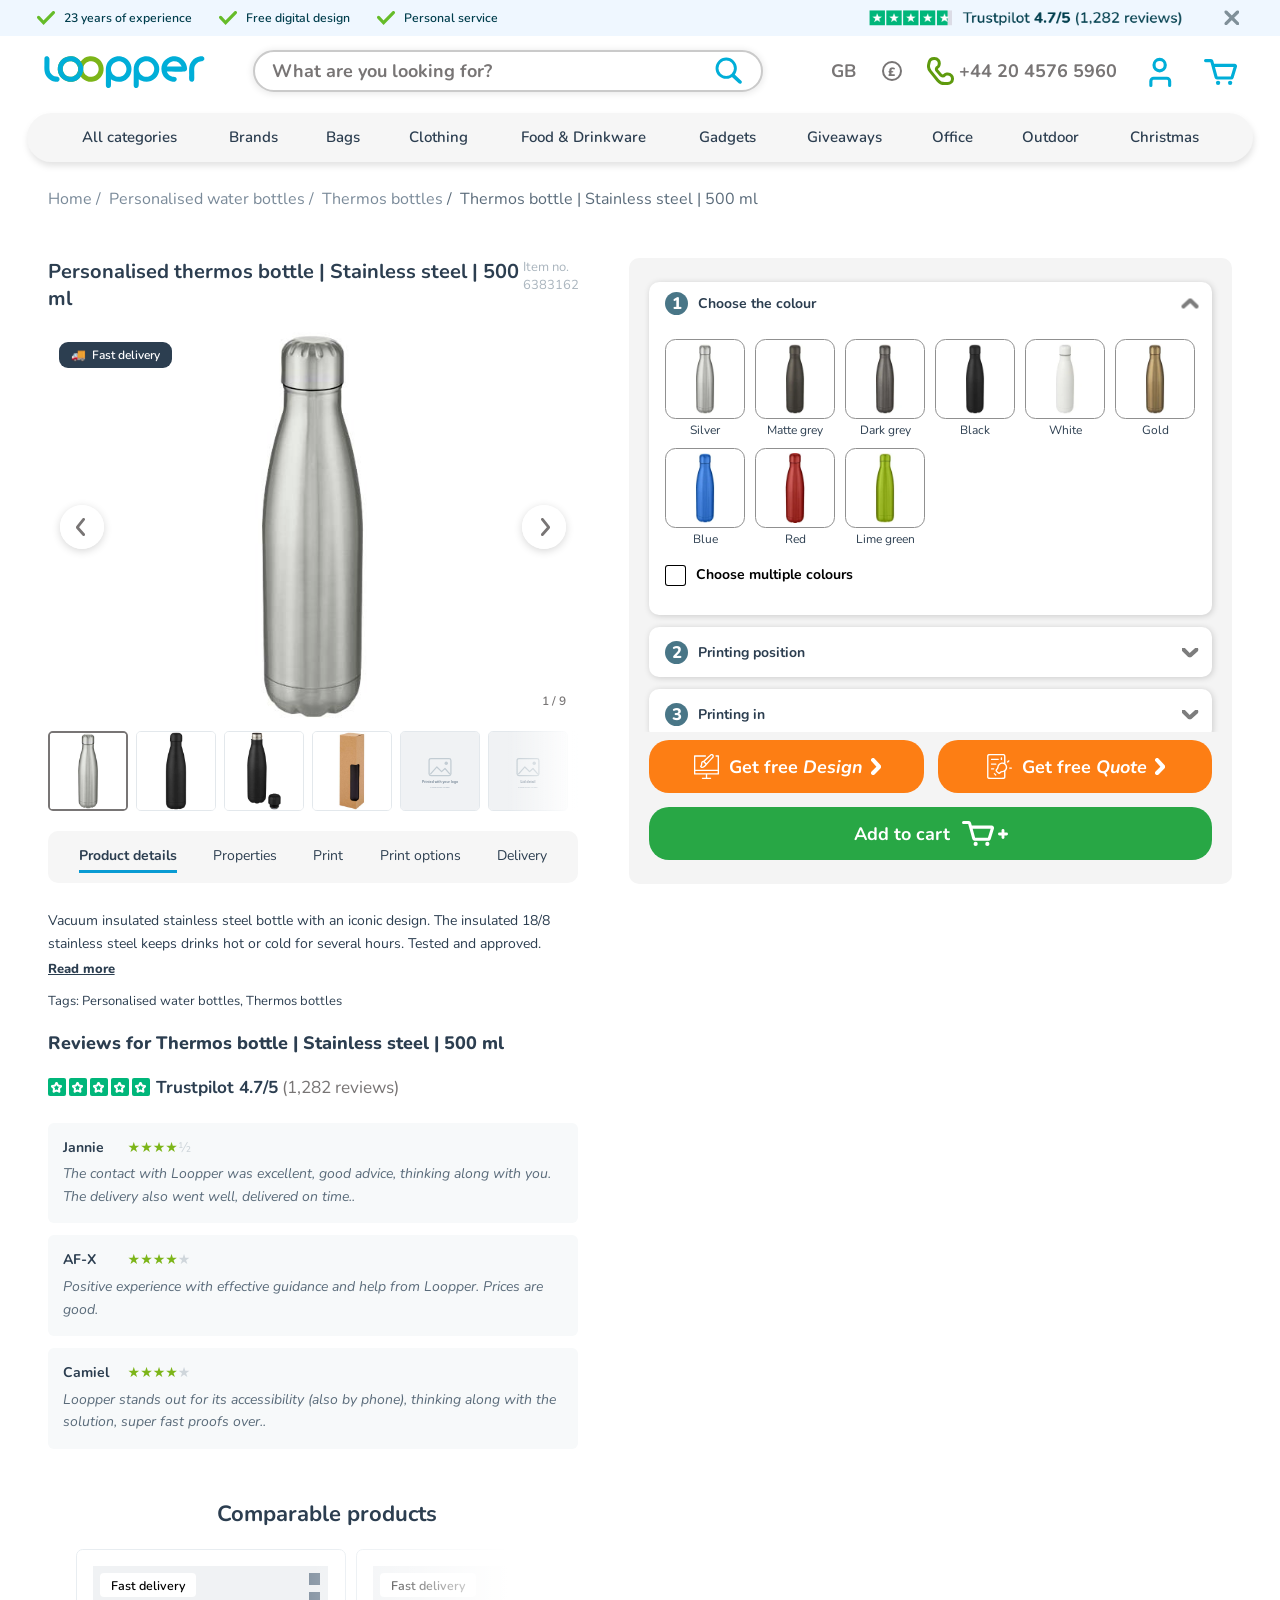
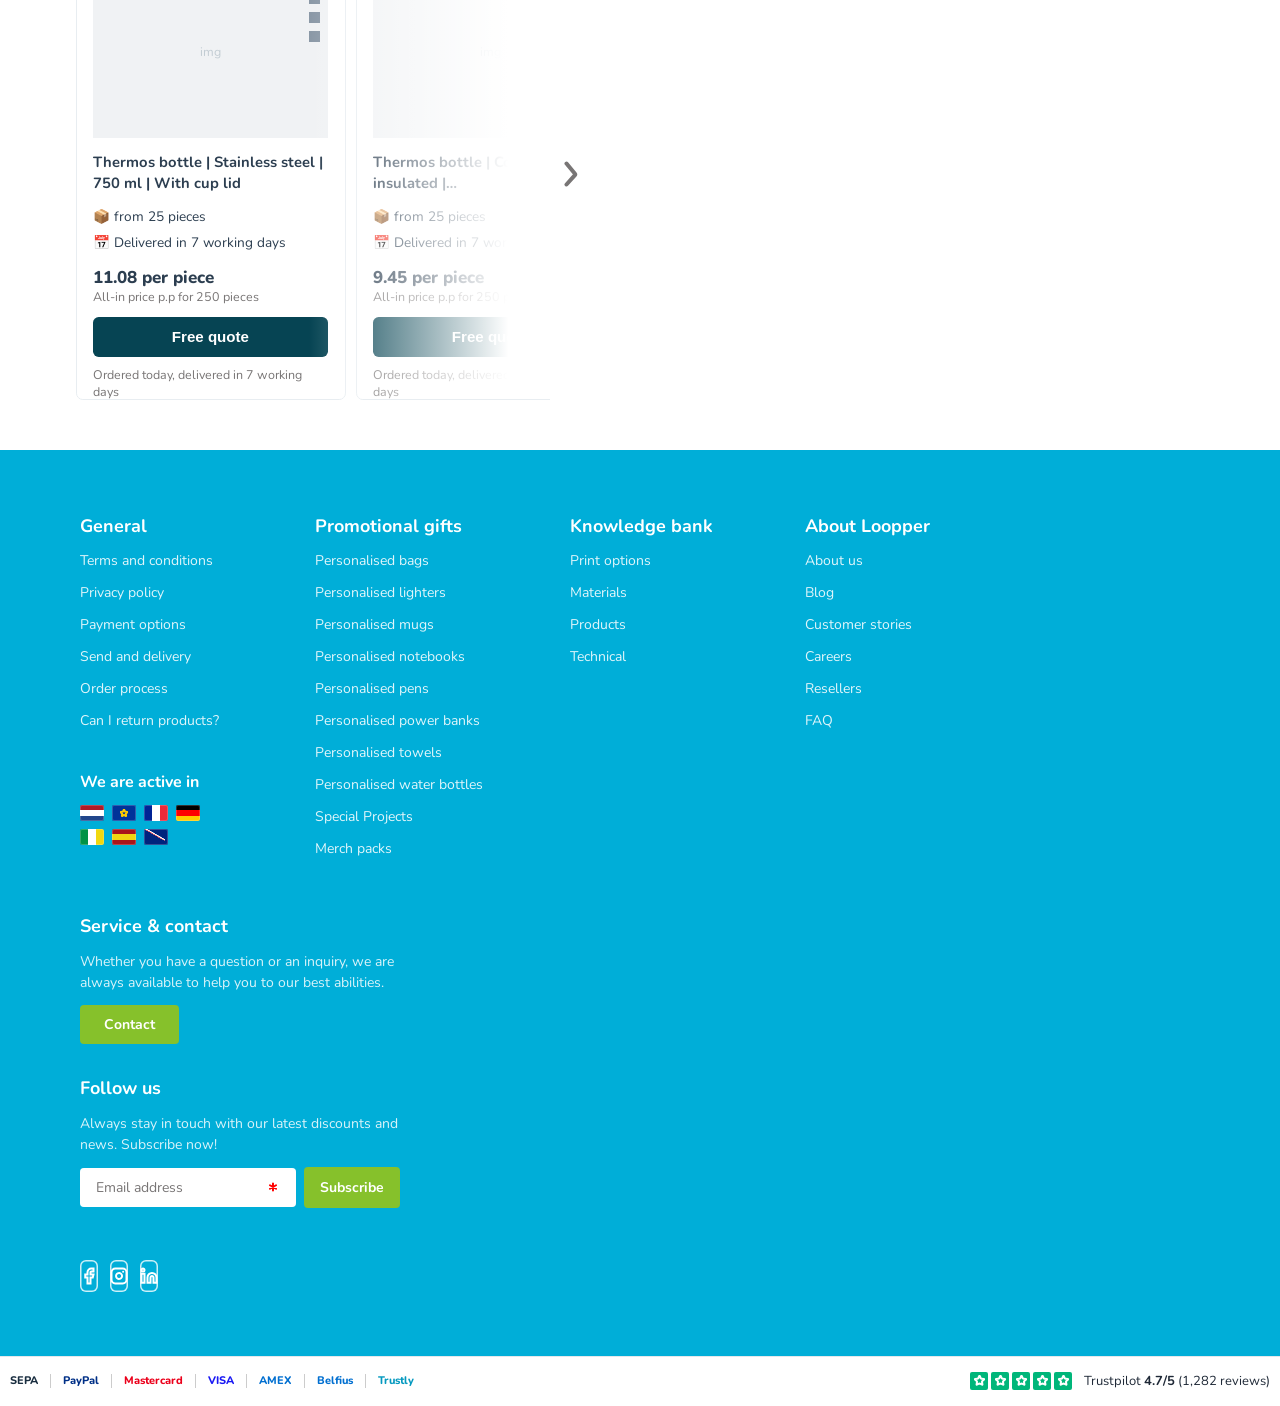
<file: pdp-experiment/index.html>
<!doctype html>
<html lang="en-GB">
  <head>
    <meta charset="utf-8" />
    <!-- viewport-fit=cover: the page runs to the screen edges on iPhones,
         so the buy bar's white can sit behind Safari's bottom toolbar and the
         home indicator (env(safe-area-inset-*) in styles.css) -->
    <meta
      name="viewport"
      content="width=device-width, initial-scale=1, viewport-fit=cover"
    />
    <meta name="theme-color" content="#ffffff" />
    <meta name="format-detection" content="telephone=no" />
    <title>
      Thermos Bottle 500 ml, Stainless Steel, Personalised | from 25 pcs.
    </title>
    <meta
      name="description"
      content="Print your logo on a 500 ml vacuum insulated stainless steel thermos bottle. From 25 pieces, from £4.65 p.p. (5,000+ pcs), free digital design and fast delivery."
    />
    <link
      rel="canonical"
      href="https://www.loopper.co.uk/personalized-water-bottles/thermos-bottles/thermos-bottle-stainless-steel-500-ml-6383162"
    />
    <!-- hreflang: one line per market, each pointing to THIS product on that
         site. The non-UK slugs are illustrative; the feed fills the real ones. -->
    <link
      rel="alternate"
      hreflang="en-GB"
      href="https://www.loopper.co.uk/personalized-water-bottles/thermos-bottles/thermos-bottle-stainless-steel-500-ml-6383162"
    />
    <link
      rel="alternate"
      hreflang="en"
      href="https://www.loopper.com/personalized-water-bottles/thermos-bottles/thermos-bottle-stainless-steel-500-ml-6383162"
    />
    <link
      rel="alternate"
      hreflang="nl"
      href="https://www.loopper.nl/bedrukte-drinkflessen/thermosflessen/thermosfles-rvs-500-ml-6383162"
    />
    <link
      rel="alternate"
      hreflang="fr"
      href="https://www.loopper.fr/gourdes-personnalisees/bouteilles-isothermes/bouteille-isotherme-inox-500-ml-6383162"
    />
    <link
      rel="alternate"
      hreflang="de"
      href="https://www.loopper.de/trinkflaschen-bedrucken/thermosflaschen/thermosflasche-edelstahl-500-ml-6383162"
    />
    <link
      rel="alternate"
      hreflang="it"
      href="https://www.loopper.com/it/borracce-personalizzate/thermos/thermos-acciaio-inox-500-ml-6383162"
    />
    <link
      rel="alternate"
      hreflang="es"
      href="https://www.loopper.com/es/botellas-personalizadas/termos/termo-acero-inoxidable-500-ml-6383162"
    />
    <link
      rel="alternate"
      hreflang="x-default"
      href="https://www.loopper.co.uk/personalized-water-bottles/thermos-bottles/thermos-bottle-stainless-steel-500-ml-6383162"
    />
    <meta name="robots" content="index, follow" />
    <meta property="og:type" content="product" />
    <meta
      property="og:title"
      content="Thermos Bottle 500 ml, Stainless Steel, Personalised | from 25 pcs."
    />
    <meta
      property="og:description"
      content="Vacuum insulated 18/8 stainless steel bottle with your logo. From 25 pieces, free digital design."
    />
    <meta
      property="og:url"
      content="https://www.loopper.co.uk/personalized-water-bottles/thermos-bottles/thermos-bottle-stainless-steel-500-ml-6383162"
    />
    <meta
      property="og:image"
      content="https://img.loopper.com/storage/webshop/articles/thermos-bottle-stainless-steel-500-ml.jpg"
    />
    <meta property="og:site_name" content="Loopper" />
    <meta property="og:locale" content="en_GB" />
    <meta name="twitter:card" content="summary_large_image" />
    <script type="application/ld+json">
      {
        "@context": "https://schema.org",
        "@graph": [
          {
            "@type": "WebPage",
            "@id": "https://www.loopper.co.uk/personalized-water-bottles/thermos-bottles/thermos-bottle-stainless-steel-500-ml-6383162#webpage",
            "name": "Thermos Bottle 500 ml, Stainless Steel, Personalised | from 25 pcs.",
            "url": "https://www.loopper.co.uk/personalized-water-bottles/thermos-bottles/thermos-bottle-stainless-steel-500-ml-6383162",
            "isPartOf": {
              "@id": "https://www.loopper.co.uk#website"
            },
            "breadcrumb": {
              "@id": "https://www.loopper.co.uk/personalized-water-bottles/thermos-bottles/thermos-bottle-stainless-steel-500-ml-6383162#breadcrumb"
            },
            "publisher": {
              "@id": "https://www.loopper.co.uk#organization"
            },
            "mainEntity": {
              "@id": "https://www.loopper.co.uk/personalized-water-bottles/thermos-bottles/thermos-bottle-stainless-steel-500-ml-6383162#product"
            },
            "dateModified": "2026-09-16"
          },
          {
            "@type": "BreadcrumbList",
            "@id": "https://www.loopper.co.uk/personalized-water-bottles/thermos-bottles/thermos-bottle-stainless-steel-500-ml-6383162#breadcrumb",
            "itemListElement": [
              {
                "@type": "ListItem",
                "position": 1,
                "name": "Home",
                "item": "https://www.loopper.co.uk"
              },
              {
                "@type": "ListItem",
                "position": 2,
                "name": "Personalised water bottles",
                "item": "https://www.loopper.co.uk/personalized-water-bottles"
              },
              {
                "@type": "ListItem",
                "position": 3,
                "name": "Thermos bottles",
                "item": "https://www.loopper.co.uk/personalized-water-bottles/thermos-bottles"
              },
              {
                "@type": "ListItem",
                "position": 4,
                "name": "Thermos bottle, stainless steel, 500 ml",
                "item": "https://www.loopper.co.uk/personalized-water-bottles/thermos-bottles/thermos-bottle-stainless-steel-500-ml-6383162"
              }
            ]
          },
          {
            "@type": "Product",
            "@id": "https://www.loopper.co.uk/personalized-water-bottles/thermos-bottles/thermos-bottle-stainless-steel-500-ml-6383162#product",
            "name": "Thermos bottle, stainless steel, 500 ml",
            "description": "Vacuum insulated stainless steel bottle with an iconic design. The insulated 18/8 stainless steel keeps drinks hot or cold for several hours. Personalised with your logo.",
            "image": [
              "https://img.loopper.com/storage/webshop/articles/thermos-bottle-stainless-steel-500-ml.jpg"
            ],
            "sku": "6383162",
            "brand": {
              "@type": "Brand",
              "name": "Loopper"
            },
            "material": "18/8 stainless steel",
            "color": [
              "Grey",
              "Black",
              "White",
              "Navy",
              "Royal blue",
              "Green",
              "Red",
              "Orange",
              "Yellow",
              "Pink",
              "Purple",
              "Teal",
              "Sand"
            ],
            "height": {
              "@type": "QuantitativeValue",
              "value": 27,
              "unitCode": "CMT"
            },
            "width": {
              "@type": "QuantitativeValue",
              "value": 7,
              "unitCode": "CMT"
            },
            "depth": {
              "@type": "QuantitativeValue",
              "value": 7,
              "unitCode": "CMT"
            },
            "weight": {
              "@type": "QuantitativeValue",
              "value": 284,
              "unitCode": "GRM"
            },
            "offers": {
              "@type": "Offer",
              "url": "https://www.loopper.co.uk/personalized-water-bottles/thermos-bottles/thermos-bottle-stainless-steel-500-ml-6383162",
              "priceCurrency": "GBP",
              "price": "7.99",
              "priceSpecification": [
                {
                  "@type": "UnitPriceSpecification",
                  "price": "7.99",
                  "priceCurrency": "GBP",
                  "valueAddedTaxIncluded": false,
                  "referenceQuantity": {
                    "@type": "QuantitativeValue",
                    "value": 1,
                    "unitCode": "C62"
                  },
                  "eligibleQuantity": {
                    "@type": "QuantitativeValue",
                    "minValue": 25,
                    "unitCode": "C62",
                    "maxValue": 49
                  }
                },
                {
                  "@type": "UnitPriceSpecification",
                  "price": "7.59",
                  "priceCurrency": "GBP",
                  "valueAddedTaxIncluded": false,
                  "referenceQuantity": {
                    "@type": "QuantitativeValue",
                    "value": 1,
                    "unitCode": "C62"
                  },
                  "eligibleQuantity": {
                    "@type": "QuantitativeValue",
                    "minValue": 50,
                    "unitCode": "C62",
                    "maxValue": 99
                  }
                },
                {
                  "@type": "UnitPriceSpecification",
                  "price": "7.19",
                  "priceCurrency": "GBP",
                  "valueAddedTaxIncluded": false,
                  "referenceQuantity": {
                    "@type": "QuantitativeValue",
                    "value": 1,
                    "unitCode": "C62"
                  },
                  "eligibleQuantity": {
                    "@type": "QuantitativeValue",
                    "minValue": 100,
                    "unitCode": "C62",
                    "maxValue": 249
                  }
                },
                {
                  "@type": "UnitPriceSpecification",
                  "price": "6.01",
                  "priceCurrency": "GBP",
                  "valueAddedTaxIncluded": false,
                  "referenceQuantity": {
                    "@type": "QuantitativeValue",
                    "value": 1,
                    "unitCode": "C62"
                  },
                  "eligibleQuantity": {
                    "@type": "QuantitativeValue",
                    "minValue": 250,
                    "unitCode": "C62",
                    "maxValue": 499
                  }
                },
                {
                  "@type": "UnitPriceSpecification",
                  "price": "5.67",
                  "priceCurrency": "GBP",
                  "valueAddedTaxIncluded": false,
                  "referenceQuantity": {
                    "@type": "QuantitativeValue",
                    "value": 1,
                    "unitCode": "C62"
                  },
                  "eligibleQuantity": {
                    "@type": "QuantitativeValue",
                    "minValue": 500,
                    "unitCode": "C62",
                    "maxValue": 999
                  }
                },
                {
                  "@type": "UnitPriceSpecification",
                  "price": "5.35",
                  "priceCurrency": "GBP",
                  "valueAddedTaxIncluded": false,
                  "referenceQuantity": {
                    "@type": "QuantitativeValue",
                    "value": 1,
                    "unitCode": "C62"
                  },
                  "eligibleQuantity": {
                    "@type": "QuantitativeValue",
                    "minValue": 1000,
                    "unitCode": "C62",
                    "maxValue": 2499
                  }
                },
                {
                  "@type": "UnitPriceSpecification",
                  "price": "4.99",
                  "priceCurrency": "GBP",
                  "valueAddedTaxIncluded": false,
                  "referenceQuantity": {
                    "@type": "QuantitativeValue",
                    "value": 1,
                    "unitCode": "C62"
                  },
                  "eligibleQuantity": {
                    "@type": "QuantitativeValue",
                    "minValue": 2500,
                    "unitCode": "C62",
                    "maxValue": 4999
                  }
                },
                {
                  "@type": "UnitPriceSpecification",
                  "price": "4.65",
                  "priceCurrency": "GBP",
                  "valueAddedTaxIncluded": false,
                  "referenceQuantity": {
                    "@type": "QuantitativeValue",
                    "value": 1,
                    "unitCode": "C62"
                  },
                  "eligibleQuantity": {
                    "@type": "QuantitativeValue",
                    "minValue": 5000,
                    "unitCode": "C62"
                  }
                }
              ],
              "availability": "https://schema.org/InStock",
              "itemCondition": "https://schema.org/NewCondition",
              "seller": {
                "@id": "https://www.loopper.co.uk#organization"
              },
              "hasMerchantReturnPolicy": {
                "@id": "https://www.loopper.co.uk#merchant-return-policy"
              }
            }
          }
        ]
      }
    </script>
    <link
      rel="icon"
      href="data:image/svg+xml,%3Csvg xmlns='http://www.w3.org/2000/svg' viewBox='0 0 16 16'%3E%3Ccircle cx='8' cy='8' r='8' fill='%2300aed8'/%3E%3C/svg%3E"
    />
    <style>
      @font-face {
        font-family: "Nunito";
        font-style: normal;
        font-weight: 400 1000;
        font-display: swap;
        src: url("../assets/fonts/nunito-latin.woff2") format("woff2");
      }
      @font-face {
        font-family: "Nunito";
        font-style: italic;
        font-weight: 400 1000;
        font-display: swap;
        src: url("../assets/fonts/nunito-italic-latin.woff2") format("woff2");
      }
    </style>
    <!-- ?v=: raise it after editing the CSS / JS, so phones testing the
         prototype fetch the new files instead of a cached copy -->
    <link rel="stylesheet" href="styles.css?v=60" />
    <link rel="stylesheet" href="nav.css?v=58" />
  </head>
  <body>
    <!-- ============ NAVIGATION MENU ============
         From 02 Navigation menu/loopper-navigation-menu.html: icon
         sprite, header (USP bar, search, actions, category bar + mega
         menu, mobile chips), scrim and mobile drawer. Styles in
         nav.css, behaviour in nav.js. -->
    <!-- SVG icon sprite -->
    <svg width="0" height="0" style="position: absolute" aria-hidden="true">
      <defs>
        <symbol id="i-check" viewBox="0 0 24 24">
          <path d="M4 12.5l5 5L20 6.5" />
        </symbol>
        <symbol id="i-x" viewBox="0 0 24 24">
          <path d="M6 6l12 12M18 6L6 18" />
        </symbol>
        <symbol id="i-search" viewBox="0 0 24 24">
          <circle cx="11" cy="11" r="6.5" />
          <path d="M16 16l4.5 4.5" />
        </symbol>
        <symbol id="i-phone" viewBox="0 0 24 24">
          <path
            d="M5 4h3.5l1.8 4.5-2.3 1.4a11 11 0 0 0 6.1 6.1l1.4-2.3L20 15.5V19a1.5 1.5 0 0 1-1.6 1.5A16.5 16.5 0 0 1 3.5 5.6 1.5 1.5 0 0 1 5 4z"
          />
        </symbol>
        <symbol id="i-user" viewBox="0 0 24 24">
          <circle cx="12" cy="8" r="4" />
          <path d="M4.5 20.5a7.5 7.5 0 0 1 15 0" />
        </symbol>
        <symbol id="i-cart" viewBox="0 0 24 24">
          <path d="M3 4h2.5l2.2 11h10.6L20.5 7.5H7" />
          <circle cx="9.5" cy="19.5" r="1.3" />
          <circle cx="17" cy="19.5" r="1.3" />
        </symbol>
        <symbol id="i-menu" viewBox="0 0 24 24">
          <path d="M4 6.5h16M4 12h16M4 17.5h16" />
        </symbol>
        <symbol id="i-chev-d" viewBox="0 0 24 24">
          <path d="M6 9l6 6 6-6" />
        </symbol>
        <symbol id="i-chev-r" viewBox="0 0 24 24">
          <path d="M9 6l6 6-6 6" />
        </symbol>
        <symbol id="i-chev-l" viewBox="0 0 24 24">
          <path d="M15 6l-6 6 6 6" />
        </symbol>
        <symbol id="i-arrow" viewBox="0 0 24 24">
          <path d="M5 12h14M13 6l6 6-6 6" />
        </symbol>
        <symbol id="i-grid" viewBox="0 0 24 24">
          <rect x="4" y="4" width="6.5" height="6.5" rx="1.5" />
          <rect x="13.5" y="4" width="6.5" height="6.5" rx="1.5" />
          <rect x="4" y="13.5" width="6.5" height="6.5" rx="1.5" />
          <rect x="13.5" y="13.5" width="6.5" height="6.5" rx="1.5" />
        </symbol>
        <symbol id="i-az" viewBox="0 0 24 24">
          <path d="M4 18l3.5-10L11 18M5.2 14.5h4.6M14 8h6l-6 10h6" />
        </symbol>
        <symbol id="i-bags" viewBox="0 0 24 24">
          <path d="M5.5 8h13l-1 12.5h-11z" />
          <path d="M9 10V6.5a3 3 0 0 1 6 0V10" />
        </symbol>
        <symbol id="i-brands" viewBox="0 0 24 24">
          <path
            d="M12 3.5l2.5 5.3 5.8.7-4.3 4 1.1 5.8L12 16.5l-5.1 2.8L8 13.5l-4.3-4 5.8-.7z"
          />
        </symbol>
        <symbol id="i-clothing" viewBox="0 0 24 24">
          <path
            d="M9 4L4 6.5 5.5 11 8 10v10h8V10l2.5 1L20 6.5 15 4a3 3 0 0 1-6 0z"
          />
        </symbol>
        <symbol id="i-food-drinkware" viewBox="0 0 24 24">
          <path d="M5 9h11v6a4.5 4.5 0 0 1-4.5 4.5h-2A4.5 4.5 0 0 1 5 15z" />
          <path
            d="M16 10.5h1.5a2.5 2.5 0 0 1 0 5H16M9 3.5c-.8 1 .8 2 0 3M12.5 3.5c-.8 1 .8 2 0 3"
          />
        </symbol>
        <symbol id="i-gadgets" viewBox="0 0 24 24">
          <rect x="7" y="3" width="10" height="18" rx="2.5" />
          <path d="M11 17.5h2" />
        </symbol>
        <symbol id="i-giveaways" viewBox="0 0 24 24">
          <rect x="4" y="10" width="16" height="10.5" rx="1.5" />
          <path
            d="M3 7h18v3H3zM12 7v13.5M12 7C10.5 3 6.5 3.5 7.5 6.5M12 7c1.5-4 5.5-3.5 4.5-.5"
          />
        </symbol>
        <symbol id="i-office" viewBox="0 0 24 24">
          <path d="M4.5 19.5l1-4.5L16 4.5l3.5 3.5L9 18.5z" />
          <path d="M13.5 7l3.5 3.5" />
        </symbol>
        <symbol id="i-outdoor" viewBox="0 0 24 24">
          <path d="M3 19.5l6.5-10 4 6 2.5-3.5 5 7.5z" />
          <circle cx="17" cy="6" r="2" />
        </symbol>
        <symbol id="i-sustainable" viewBox="0 0 24 24">
          <path d="M5 19c0-8.5 5.5-14 15-14 0 9.5-5.5 15-14 15" />
          <path d="M5 19l8.5-8.5" />
        </symbol>
        <symbol id="i-themes" viewBox="0 0 24 24">
          <path
            d="M12 3v4M12 17v4M3 12h4M17 12h4M6 6l2.5 2.5M15.5 15.5L18 18M18 6l-2.5 2.5M8.5 15.5L6 18"
          />
        </symbol>
        <symbol id="i-wellness" viewBox="0 0 24 24">
          <path
            d="M12 20s-7.5-4.6-7.5-10.2A4.2 4.2 0 0 1 12 7.3a4.2 4.2 0 0 1 7.5 2.5C19.5 15.4 12 20 12 20z"
          />
        </symbol>
        <symbol id="i-spark" viewBox="0 0 24 24">
          <path d="M12 3l2 6 6 2-6 2-2 6-2-6-6-2 6-2z" />
        </symbol>
        <symbol id="i-pen-tool" viewBox="0 0 24 24">
          <path d="M12 19l7-7 3 3-7 7zM18 13l-1.5-7.5L2 2l3.5 14.5L13 18z" />
          <circle cx="11" cy="11" r="2" />
        </symbol>
        <symbol id="i-chat" viewBox="0 0 24 24">
          <path d="M4 5h16v11H9l-5 4z" />
        </symbol>
        <symbol id="i-stories" viewBox="0 0 24 24">
          <path d="M4 5h11a3 3 0 0 1 3 3v11H7a3 3 0 0 1-3-3z" />
          <path d="M8 9h6M8 12.5h6" />
        </symbol>
        <symbol id="i-globe" viewBox="0 0 24 24">
          <circle cx="12" cy="12" r="8.5" />
          <path
            d="M3.5 12h17M12 3.5c2.5 2.5 3.5 5.5 3.5 8.5s-1 6-3.5 8.5c-2.5-2.5-3.5-5.5-3.5-8.5s1-6 3.5-8.5z"
          />
        </symbol>
      </defs>
    </svg>

    <header class="hd" id="hd">
      <div class="usp" id="usp">
        <div class="wrap">
          <div class="usp-left">
            <span class="usp-item"
              ><span class="usp-ic"
                ><img
                  src="../assets/nav/v2-usp-check.svg"
                  width="18.0604"
                  height="14.0691"
                  alt="" /></span
              >23 years of experience</span
            >
            <span class="usp-item"
              ><span class="usp-ic"
                ><img
                  src="../assets/nav/v2-usp-check.svg"
                  width="18.0604"
                  height="14.0691"
                  alt="" /></span
              >Free digital design</span
            >
            <span class="usp-item"
              ><span class="usp-ic"
                ><img
                  src="../assets/nav/v2-usp-check.svg"
                  width="18.0604"
                  height="14.0691"
                  alt="" /></span
              >Personal service</span
            >
          </div>
          <a
            class="usp-tp"
            href="https://www.trustpilot.com/review/loopper.com"
            rel="noopener"
            ><img
              src="../assets/nav/trustpilot-rating@2x.png"
              width="315"
              height="18"
              alt="Trustpilot 4.7/5 (1,282 reviews)"
          /></a>
          <button
            class="usp-close"
            id="uspClose"
            aria-label="Hide these messages"
          >
            <img
              src="../assets/nav/v2-usp-close.svg"
              width="15.4286"
              height="15.4286"
              alt=""
            />
          </button>
        </div>
      </div>

      <div class="bar">
        <div class="wrap bar-in">
          <a class="logo" href="/" aria-label="Loopper home"
            ><img
              class="d-only d-logo"
              src="../assets/nav/v2-logo.svg"
              width="165"
              height="35.8333"
              alt="" /><img
              class="m-only m-logo"
              src="../assets/nav/logo.svg"
              width="102"
              height="22"
              alt=""
          /></a>

          <form class="search" role="search" onsubmit="return false;">
            <label for="q" class="vh">Search products</label>
            <input
              id="q"
              type="search"
              placeholder="What are you looking for?"
              autocomplete="off"
            />
            <button type="submit" aria-label="Search">
              <img src="../assets/nav/search.svg" width="34" height="28" alt="" />
            </button>
          </form>

          <div class="actions">
            <div class="lang">
              <button
                class="act act-lang"
                id="langBtn"
                type="button"
                aria-haspopup="true"
                aria-expanded="false"
                aria-controls="langMenu"
                aria-label="Country: United Kingdom. Change country"
              >
                <span
                  class="lang-flag"
                  style="
                    background-image: url(&quot;https://www.loopper.co.uk/storage/flags/gb.svg&quot;);
                  "
                ></span
                ><span class="lang-code">GB</span>
              </button>
              <ul class="lang-menu" id="langMenu" hidden>
                <li>
                  <a
                    href="https://www.loopper.co.uk/personalized-water-bottles/thermos-bottles/thermos-bottle-stainless-steel-500-ml-6383162"
                    hreflang="en-GB"
                    aria-current="true"
                    ><span class="cur-opt"
                      ><span
                        class="lang-flag lang-flag-lg"
                        style="
                          background-image: url(&quot;https://www.loopper.co.uk/storage/flags/gb.svg&quot;);
                        "
                      ></span
                      ><span class="lang-name">United Kingdom</span></span
                    ><svg
                      class="cur-check"
                      width="14"
                      height="10"
                      viewBox="0 0 14 10"
                      fill="none"
                      aria-hidden="true"
                    >
                      <path
                        d="M1.5 5.2L5.2 8.5L12.5 1.5"
                        stroke="#00AED8"
                        stroke-width="2.4"
                        stroke-linecap="round"
                        stroke-linejoin="round"
                      /></svg
                  ></a>
                </li>
                <li>
                  <a
                    href="https://www.loopper.nl/bedrukte-drinkflessen/thermosflessen/thermosfles-rvs-500-ml-6383162"
                    hreflang="nl"
                    ><span class="cur-opt"
                      ><span
                        class="lang-flag lang-flag-lg"
                        style="
                          background-image: url(&quot;https://www.loopper.co.uk/storage/flags/nl.svg&quot;);
                        "
                      ></span
                      ><span class="lang-name">Nederlands</span></span
                    ><svg
                      class="cur-check"
                      width="14"
                      height="10"
                      viewBox="0 0 14 10"
                      fill="none"
                      aria-hidden="true"
                    >
                      <path
                        d="M1.5 5.2L5.2 8.5L12.5 1.5"
                        stroke="#00AED8"
                        stroke-width="2.4"
                        stroke-linecap="round"
                        stroke-linejoin="round"
                      /></svg
                  ></a>
                </li>
                <li>
                  <a
                    href="https://www.loopper.com/personalized-water-bottles/thermos-bottles/thermos-bottle-stainless-steel-500-ml-6383162"
                    hreflang="en"
                    ><span class="cur-opt"
                      ><span
                        class="lang-flag lang-flag-lg"
                        style="
                          background-image: url(&quot;https://www.loopper.co.uk/storage/flags/en.svg&quot;);
                        "
                      ></span
                      ><span class="lang-name">English</span></span
                    ><svg
                      class="cur-check"
                      width="14"
                      height="10"
                      viewBox="0 0 14 10"
                      fill="none"
                      aria-hidden="true"
                    >
                      <path
                        d="M1.5 5.2L5.2 8.5L12.5 1.5"
                        stroke="#00AED8"
                        stroke-width="2.4"
                        stroke-linecap="round"
                        stroke-linejoin="round"
                      /></svg
                  ></a>
                </li>
                <li>
                  <a
                    href="https://www.loopper.fr/gourdes-personnalisees/bouteilles-isothermes/bouteille-isotherme-inox-500-ml-6383162"
                    hreflang="fr"
                    ><span class="cur-opt"
                      ><span
                        class="lang-flag lang-flag-lg"
                        style="
                          background-image: url(&quot;https://www.loopper.co.uk/storage/flags/fr.svg&quot;);
                        "
                      ></span
                      ><span class="lang-name">Français</span></span
                    ><svg
                      class="cur-check"
                      width="14"
                      height="10"
                      viewBox="0 0 14 10"
                      fill="none"
                      aria-hidden="true"
                    >
                      <path
                        d="M1.5 5.2L5.2 8.5L12.5 1.5"
                        stroke="#00AED8"
                        stroke-width="2.4"
                        stroke-linecap="round"
                        stroke-linejoin="round"
                      /></svg
                  ></a>
                </li>
                <li>
                  <a
                    href="https://www.loopper.de/trinkflaschen-bedrucken/thermosflaschen/thermosflasche-edelstahl-500-ml-6383162"
                    hreflang="de"
                    ><span class="cur-opt"
                      ><span
                        class="lang-flag lang-flag-lg"
                        style="
                          background-image: url(&quot;https://www.loopper.co.uk/storage/flags/de.svg&quot;);
                        "
                      ></span
                      ><span class="lang-name">Deutsch</span></span
                    ><svg
                      class="cur-check"
                      width="14"
                      height="10"
                      viewBox="0 0 14 10"
                      fill="none"
                      aria-hidden="true"
                    >
                      <path
                        d="M1.5 5.2L5.2 8.5L12.5 1.5"
                        stroke="#00AED8"
                        stroke-width="2.4"
                        stroke-linecap="round"
                        stroke-linejoin="round"
                      /></svg
                  ></a>
                </li>
                <li>
                  <a
                    href="https://www.loopper.com/it/borracce-personalizzate/thermos/thermos-acciaio-inox-500-ml-6383162"
                    hreflang="it"
                    ><span class="cur-opt"
                      ><span
                        class="lang-flag lang-flag-lg"
                        style="
                          background-image: url(&quot;https://www.loopper.co.uk/storage/flags/it.svg&quot;);
                        "
                      ></span
                      ><span class="lang-name">Italiano</span></span
                    ><svg
                      class="cur-check"
                      width="14"
                      height="10"
                      viewBox="0 0 14 10"
                      fill="none"
                      aria-hidden="true"
                    >
                      <path
                        d="M1.5 5.2L5.2 8.5L12.5 1.5"
                        stroke="#00AED8"
                        stroke-width="2.4"
                        stroke-linecap="round"
                        stroke-linejoin="round"
                      /></svg
                  ></a>
                </li>
                <li>
                  <a
                    href="https://www.loopper.com/es/botellas-personalizadas/termos/termo-acero-inoxidable-500-ml-6383162"
                    hreflang="es"
                    ><span class="cur-opt"
                      ><span
                        class="lang-flag lang-flag-lg"
                        style="
                          background-image: url(&quot;https://www.loopper.co.uk/storage/flags/es.svg&quot;);
                        "
                      ></span
                      ><span class="lang-name">Español</span></span
                    ><svg
                      class="cur-check"
                      width="14"
                      height="10"
                      viewBox="0 0 14 10"
                      fill="none"
                      aria-hidden="true"
                    >
                      <path
                        d="M1.5 5.2L5.2 8.5L12.5 1.5"
                        stroke="#00AED8"
                        stroke-width="2.4"
                        stroke-linecap="round"
                        stroke-linejoin="round"
                      /></svg
                  ></a>
                </li>
              </ul>
            </div>
            <div class="lang cur">
              <button
                class="act act-cur"
                id="curBtn"
                type="button"
                aria-haspopup="true"
                aria-expanded="false"
                aria-controls="curMenu"
                aria-label="Currency: GBP. Change currency"
              >
                <span class="cur-sym" id="curSym" aria-hidden="true">£</span>
              </button>
              <ul class="lang-menu" id="curMenu" hidden>
                <li>
                  <a href="#" data-cur="GBP" data-sym="£" aria-current="true"
                    ><span class="cur-opt"
                      ><span class="cur-badge">£</span>GBP
                      <span class="cur-name">· British pound</span></span
                    ><svg
                      class="cur-check"
                      width="14"
                      height="10"
                      viewBox="0 0 14 10"
                      fill="none"
                      aria-hidden="true"
                    >
                      <path
                        d="M1.5 5.2L5.2 8.5L12.5 1.5"
                        stroke="#00AED8"
                        stroke-width="2.4"
                        stroke-linecap="round"
                        stroke-linejoin="round"
                      /></svg
                  ></a>
                </li>
                <li>
                  <a href="#" data-cur="EUR" data-sym="€"
                    ><span class="cur-opt"
                      ><span class="cur-badge">€</span>EUR
                      <span class="cur-name">· Euro</span></span
                    ><svg
                      class="cur-check"
                      width="14"
                      height="10"
                      viewBox="0 0 14 10"
                      fill="none"
                      aria-hidden="true"
                    >
                      <path
                        d="M1.5 5.2L5.2 8.5L12.5 1.5"
                        stroke="#00AED8"
                        stroke-width="2.4"
                        stroke-linecap="round"
                        stroke-linejoin="round"
                      /></svg
                  ></a>
                </li>
              </ul>
            </div>
            <a
              class="act act-phone"
              href="tel:+442045765960"
              aria-label="Call us on +44 20 4576 5960"
              ><span class="m-ic m-phone"
                ><img
                  src="../assets/nav/phone.svg"
                  width="27.0611"
                  height="28"
                  alt="" /></span
              ><span class="ph-num d-only">+44 20 4576 5960</span></a
            >
            <a class="act" href="#" aria-label="My account"
              ><span class="m-ic m-account"
                ><img
                  src="../assets/nav/account.svg"
                  width="34"
                  height="29.6186"
                  alt="" /></span
            ></a>
            <a class="act" href="#" aria-label="Basket"
              ><span class="ic-wrap"
                ><span class="m-ic m-cart"
                  ><img
                    src="../assets/nav/cart.svg"
                    width="32.9824"
                    height="25.6872"
                    alt="" /></span></span
            ></a>
          </div>

          <button
            class="burger"
            id="burger"
            aria-label="Open menu"
            aria-expanded="false"
            aria-controls="drawer"
          >
            <img
              src="../assets/nav/menu.svg"
              width="33.8253"
              height="33.8253"
              alt=""
            />
          </button>
        </div>
      </div>

      <!-- Mobile: category chips -->
      <nav class="chips" aria-label="Popular categories">
        <ul id="chips"></ul>
      </nav>

      <!-- Desktop: category bar + mega menu -->
      <nav class="cat" id="cat" aria-label="Product categories">
        <div class="wrap"><ul class="cat-list" id="catList"></ul></div>
        <div class="mega" id="mega" hidden>
          <div class="wrap mega-in" id="megaIn"></div>
        </div>
      </nav>
    </header>

    <div class="scrim" id="scrim" hidden></div>

    <!-- Mobile drawer -->
    <div
      class="drawer"
      id="drawer"
      role="dialog"
      aria-modal="true"
      aria-label="Menu"
    >
      <div class="dr-top">
        <span class="logo" aria-hidden="true"
          ><img src="../assets/nav/logo.svg" width="102" height="22" alt=""
        /></span>
        <button class="dr-close" id="drClose" aria-label="Close menu">
          <!-- same X as the photo viewer and print previews (user) -->
          <img
            src="../assets/mobile/overlay-close.svg"
            width="29"
            height="28"
            alt=""
          />
        </button>
      </div>
      <div class="dr-stage" id="drStage"></div>
    </div>

    <div class="stage" id="main">
      <div class="frame" id="frame">
        <!-- ============ CONTAINER (531:12868) ============ -->
        <main class="container">
          <!-- Breadcrumb: in the content container, above the two columns, so
               it starts where the product title starts and never runs wider
               than the content. Search engines read the BreadcrumbList JSON-LD
               in <head>; this is the same trail as a labelled nav. -->
          <div class="breadcrumb-bar">
            <nav class="bar-inner" aria-label="Breadcrumb">
              <!-- phones: middle levels (.crumb-mid) fold behind the "…"
                   button and the current page is left out (the title below
                   names it): "Home / … / Thermos bottles". "…" opens the
                   full trail (script.js). Desktop / tablet: full trail. -->
              <ol class="crumbs">
                <li><a href="/">Home</a></li>
                <li class="crumbs-more">
                  <button
                    type="button"
                    aria-expanded="false"
                    aria-label="Show full path"
                  >
                    …
                  </button>
                </li>
                <li class="crumb-mid">
                  <a href="/personalized-water-bottles"
                    >Personalised water bottles</a
                  >
                </li>
                <li>
                  <a href="/personalized-water-bottles/thermos-bottles"
                    >Thermos bottles</a
                  >
                </li>
                <li aria-current="page">
                  Thermos bottle | Stainless steel | 500 ml
                </li>
              </ol>
            </nav>
          </div>
          <div class="main-grid">
            <!-- ---------- COLUMN 1 (531:12872) ---------- -->
            <div class="col1">
              <div class="heading-title">
                <h1>Personalised thermos bottle | Stainless steel | 500 ml</h1>
                <div class="sku">Item no. 6383162</div>
              </div>

              <div
                class="image-slider"
                role="region"
                aria-roledescription="carousel"
                aria-label="Product photos"
              >
                <!-- announces "Photo 2 of 4: Front view" on every change -->
                <p class="vh" id="gal-status" aria-live="polite"></p>
                <!-- display: contents on desktop; the swipeable gallery track
                     below 768px (Image section 786:15988) -->
                <div class="gallery-track" id="gallery-track">
                  <div class="product-image-container">
                    <!-- Only 500px originals exist online for this article; add
                         1000w / 1500w files to the srcset when the supplier's
                         high-res photos are available. -->
                    <img
                      class="product-image"
                      id="product-image"
                      src="../assets/product/silver.jpg"
                      srcset="../assets/product/silver.jpg 500w"
                      sizes="(width >= 1024px) 654px, (width >= 768px) 46vw, 100vw"
                      alt="Thermos bottle, stainless steel, 500 ml, silver"
                      width="500"
                      height="500"
                      fetchpriority="high"
                    />
                    <!-- gallery controls (script.js gallery): the whole photo
                         opens the full-screen viewer; arrows + counter on
                         desktop / tablet, swipe + dots on phones -->
                    <button
                      class="gal-zoom"
                      type="button"
                      data-index="0"
                      aria-label="Enlarge photo"
                    ></button>
                    <button
                      class="gal-nav gal-nav--prev"
                      type="button"
                      aria-label="Previous photo"
                    >
                      <img
                        src="../assets/imgArrow.svg"
                        width="13"
                        height="25"
                        alt=""
                      />
                    </button>
                    <button
                      class="gal-nav gal-nav--next"
                      type="button"
                      aria-label="Next photo"
                    >
                      <img
                        src="../assets/imgArrow.svg"
                        width="13"
                        height="25"
                        alt=""
                      />
                    </button>
                    <span class="gal-count" aria-hidden="true">1 / 4</span>
                    <div class="fast-delivery">
                      <span>🚚</span><span class="fd-text">Fast delivery</span>
                    </div>
                  </div>
                  <!-- phones: the other three product views follow the first
                       photo, in the same order as the desktop thumbnails -->
                  <div class="m-slide m-slide--photo">
                    <img
                      src="../assets/product/view-front.jpg"
                      width="500"
                      height="500"
                      loading="lazy"
                      alt="Thermos bottle, front view"
                    />
                    <button
                      class="gal-zoom"
                      type="button"
                      data-index="1"
                      aria-label="Enlarge photo: Front view"
                    ></button>
                  </div>
                  <div class="m-slide m-slide--photo">
                    <img
                      src="../assets/product/view-open-lid.jpg"
                      width="500"
                      height="500"
                      loading="lazy"
                      alt="Thermos bottle with the lid taken off"
                    />
                    <button
                      class="gal-zoom"
                      type="button"
                      data-index="2"
                      aria-label="Enlarge photo: With the lid off"
                    ></button>
                  </div>
                  <div class="m-slide m-slide--photo">
                    <img
                      src="../assets/product/view-gift-box.jpg"
                      width="500"
                      height="500"
                      loading="lazy"
                      alt="Thermos bottle in its gift box"
                    />
                    <button
                      class="gal-zoom"
                      type="button"
                      data-index="3"
                      aria-label="Enlarge photo: In its gift box"
                    ></button>
                  </div>
                  <!-- views 5–9: placeholder images until the real photos exist -->
                  <div class="m-slide m-slide--photo">
                    <img
                      src="../assets/product/placeholder-printed-logo.svg"
                      width="500"
                      height="500"
                      loading="lazy"
                      alt="Thermos bottle printed with a logo (placeholder)"
                    />
                    <button
                      class="gal-zoom"
                      type="button"
                      data-index="4"
                      aria-label="Enlarge photo: Printed with your logo"
                    ></button>
                  </div>
                  <div class="m-slide m-slide--photo">
                    <img
                      src="../assets/product/placeholder-lid-detail.svg"
                      width="500"
                      height="500"
                      loading="lazy"
                      alt="Lid detail (placeholder)"
                    />
                    <button
                      class="gal-zoom"
                      type="button"
                      data-index="5"
                      aria-label="Enlarge photo: Lid detail"
                    ></button>
                  </div>
                  <div class="m-slide m-slide--photo">
                    <img
                      src="../assets/product/placeholder-in-use.svg"
                      width="500"
                      height="500"
                      loading="lazy"
                      alt="Thermos bottle in use (placeholder)"
                    />
                    <button
                      class="gal-zoom"
                      type="button"
                      data-index="6"
                      aria-label="Enlarge photo: In use"
                    ></button>
                  </div>
                  <div class="m-slide m-slide--photo">
                    <img
                      src="../assets/product/placeholder-size-comparison.svg"
                      width="500"
                      height="500"
                      loading="lazy"
                      alt="Size comparison (placeholder)"
                    />
                    <button
                      class="gal-zoom"
                      type="button"
                      data-index="7"
                      aria-label="Enlarge photo: Size comparison"
                    ></button>
                  </div>
                  <div class="m-slide m-slide--photo">
                    <img
                      src="../assets/product/placeholder-print-area.svg"
                      width="500"
                      height="500"
                      loading="lazy"
                      alt="Print area (placeholder)"
                    />
                    <button
                      class="gal-zoom"
                      type="button"
                      data-index="8"
                      aria-label="Enlarge photo: Print area"
                    ></button>
                  </div>

                  <!-- last two slides (user, 2026-10-13): flat images of the
                       "Talk to a merch expert" and "Trusted by top brands"
                       banners, replacing their HTML builds. 347x347 source
                       files; swap in 2x/3x exports for sharp phones. -->
                  <div class="m-slide m-slide--banner">
                    <img
                      src="../assets/mobile/slide-expert.png"
                      width="347"
                      height="347"
                      loading="lazy"
                      decoding="async"
                      alt="Talk to a merch expert — help with products, designs and delivery, Monday to Friday 9:00 to 17:00, promo@loopper.com, +44 20 4576 5960"
                    />
                  </div>
                  <div class="m-slide m-slide--banner">
                    <img
                      src="../assets/mobile/slide-trusted.png"
                      width="347"
                      height="347"
                      loading="lazy"
                      decoding="async"
                      alt="Trusted by top brands since 2002: United Nations, EA, Atlassian, Siemens, HelloFresh, Lidl, Huawei, Jaguar"
                    />
                  </div>
                </div>
                <div class="m-dots" id="gallery-dots" aria-hidden="true">
                  <!-- phones: "3 / 11" beside the dots (they show five at a time) -->
                  <span class="m-count" id="gallery-count"></span>
                </div>
                <div class="thumbnails">
                  <!-- strip scroll arrows: they scroll the thumbnails (the
                       arrows on the photo change the photo). Each one shows
                       only while there are more thumbnails on its side. -->
                  <button
                    class="thumb-scroll thumb-scroll--prev"
                    type="button"
                    aria-label="Scroll thumbnails left"
                    hidden
                  >
                    <img
                      src="../assets/imgArrow.svg"
                      width="13"
                      height="25"
                      alt=""
                    />
                  </button>
                  <button
                    class="thumb-scroll thumb-scroll--next"
                    type="button"
                    aria-label="Scroll thumbnails right"
                    hidden
                  >
                    <img
                      src="../assets/imgArrow.svg"
                      width="13"
                      height="25"
                      alt=""
                    />
                  </button>
                  <div class="thumb-track">
                    <button
                      class="thumb active"
                      type="button"
                      data-view="colour"
                      aria-label="Bottle in the chosen colour"
                      aria-current="true"
                    >
                      <img
                        src="../assets/product/silver.jpg"
                        width="500"
                        height="500"
                        loading="lazy"
                        alt=""
                      />
                    </button>
                    <button
                      class="thumb"
                      type="button"
                      data-view="front"
                      aria-label="Front view"
                    >
                      <img
                        src="../assets/product/view-front.jpg"
                        width="500"
                        height="500"
                        loading="lazy"
                        alt=""
                      />
                    </button>
                    <button
                      class="thumb"
                      type="button"
                      data-view="open-lid"
                      aria-label="With the lid off"
                    >
                      <img
                        src="../assets/product/view-open-lid.jpg"
                        width="500"
                        height="500"
                        loading="lazy"
                        alt=""
                      />
                    </button>
                    <button
                      class="thumb"
                      type="button"
                      data-view="gift-box"
                      aria-label="In its gift box"
                    >
                      <img
                        src="../assets/product/view-gift-box.jpg"
                        width="500"
                        height="500"
                        loading="lazy"
                        alt=""
                      />
                    </button>
                    <!-- views 5–9: placeholder images until the real photos
                         exist (../assets/product/placeholder-*.svg) -->
                    <button
                      class="thumb"
                      type="button"
                      data-view="printed-logo"
                      aria-label="Printed with your logo"
                    >
                      <img
                        src="../assets/product/placeholder-printed-logo.svg"
                        width="500"
                        height="500"
                        loading="lazy"
                        alt=""
                      />
                    </button>
                    <button
                      class="thumb"
                      type="button"
                      data-view="lid-detail"
                      aria-label="Lid detail"
                    >
                      <img
                        src="../assets/product/placeholder-lid-detail.svg"
                        width="500"
                        height="500"
                        loading="lazy"
                        alt=""
                      />
                    </button>
                    <button
                      class="thumb"
                      type="button"
                      data-view="in-use"
                      aria-label="In use"
                    >
                      <img
                        src="../assets/product/placeholder-in-use.svg"
                        width="500"
                        height="500"
                        loading="lazy"
                        alt=""
                      />
                    </button>
                    <button
                      class="thumb"
                      type="button"
                      data-view="size-comparison"
                      aria-label="Size comparison"
                    >
                      <img
                        src="../assets/product/placeholder-size-comparison.svg"
                        width="500"
                        height="500"
                        loading="lazy"
                        alt=""
                      />
                    </button>
                    <button
                      class="thumb"
                      type="button"
                      data-view="print-area"
                      aria-label="Print area"
                    >
                      <img
                        src="../assets/product/placeholder-print-area.svg"
                        width="500"
                        height="500"
                        loading="lazy"
                        alt=""
                      />
                    </button>
                  </div>
                </div>
              </div>

              <div class="tab-list">
                <nav class="tab-list-inner" aria-label="Product information">
                  <!-- tab content set 1701:21144 — five tabs -->
                  <a class="tab active" href="#pd-description"
                    >Product details</a
                  >
                  <a class="tab" href="#pd-properties">Properties</a>
                  <a class="tab" href="#pd-print">Print</a>
                  <a class="tab" href="#pd-print-options">Print options</a>
                  <a class="tab" href="#pd-delivery">Delivery</a>
                </nav>
              </div>

              <div class="description">
                <section class="tab-panel" id="pd-description">
                  <h2 class="pdp-section-heading">Product details</h2>
                  <div class="desc-body">
                    <p>
                      Vacuum insulated stainless steel bottle with an iconic
                      design. The insulated 18/8 stainless steel keeps drinks
                      hot or cold for several hours. Tested and approved.
                    </p>
                    <!-- revealed by "Read more"; built only from facts already
                         on this page (properties table, print options) -->
                    <p class="desc-more" id="desc-more" hidden>
                      The bottle holds 500 ml and measures 27 × 7 cm at 284
                      grams. Personalise it with your logo in full colour
                      (digital print), with laser engraving or with pad printing
                      in up to 4 colours.
                    </p>
                    <button
                      class="read-more"
                      type="button"
                      aria-expanded="false"
                      aria-controls="desc-more"
                    >
                      Read more
                    </button>
                  </div>
                  <p class="tags">
                    Tags: Personalised water bottles, Thermos bottles
                  </p>
                </section>
                <section class="tab-panel" id="pd-properties">
                  <h2 class="pdp-section-heading">Properties</h2>
                  <div class="spec-table">
                    <div class="spec-row">
                      <div class="spec-key">Height</div>
                      <div class="spec-val">27 cm.</div>
                    </div>
                    <div class="spec-row">
                      <div class="spec-key">Width</div>
                      <div class="spec-val">7 cm.</div>
                    </div>
                    <div class="spec-row">
                      <div class="spec-key">Length</div>
                      <div class="spec-val">7 cm.</div>
                    </div>
                    <div class="spec-row">
                      <div class="spec-key">Weight</div>
                      <div class="spec-val">284 grams</div>
                    </div>
                  </div>
                  <aside class="kb-link">
                    <p class="kb-link-title">What is 18/8 stainless steel?</p>
                    <p class="pdp-section-text">
                      A food-safe steel with 18% chromium and 8% nickel that
                      does not rust or take on flavours.
                      <a href="/knowledge-bank/materials/stainless-steel"
                        >Read more about stainless steel</a
                      >
                    </p>
                  </aside>
                </section>
                <!-- Print (1701:21142) — the file has no content for this
                     tab yet, only its tab state -->
                <section class="tab-panel" id="pd-print">
                  <h2 class="pdp-section-heading">Print</h2>
                  <p class="pdp-section-text">
                    Placeholder: print positions and maximum print area per
                    position (front, back, lid, full wrap).
                  </p>
                </section>
                <!-- Print options (1701:21141) — one card per technique
                     (1701:21441); the "?" shows "Info on this print
                     technique" (1704:21693) on hover / focus -->
                <section class="tab-panel" id="pd-print-options">
                  <h2 class="pdp-section-heading">Print options</h2>
                  <ul class="print-cards">
                    <li class="print-card">
                      <span class="print-card-media"
                        ><img
                          width="237"
                          height="230"
                          src="../assets/tab-print-option.png"
                          loading="lazy"
                          alt="Bottle with the digital print area marked"
                      /></span>
                      <div class="print-card-title">
                        <img
                          width="27"
                          height="27.9492"
                          class="print-card-icon"
                          src="../assets/tab-printing-icon.svg"
                          alt=""
                        />
                        <h3 class="print-card-name">Digital print</h3>
                        <button
                          class="info-dot"
                          type="button"
                          aria-label="Info on this print technique"
                          aria-describedby="tip-digital"
                        >
                          ?
                          <span class="info-tip" role="tooltip" id="tip-digital"
                            >Info on this print technique</span
                          >
                        </button>
                      </div>
                      <span class="print-card-colours">
                        <img
                          width="18.1665"
                          height="18.1665"
                          src="../assets/tab-colors-icon.svg"
                          alt=""
                        />Full colour
                      </span>
                    </li>
                    <li class="print-card">
                      <span class="print-card-media"
                        ><img
                          width="237"
                          height="230"
                          src="../assets/tab-print-option.png"
                          loading="lazy"
                          alt="Bottle with the laser engraving area marked"
                      /></span>
                      <div class="print-card-title">
                        <img
                          width="27"
                          height="27.9492"
                          class="print-card-icon"
                          src="../assets/tab-printing-icon.svg"
                          alt=""
                        />
                        <h3 class="print-card-name">Laser engraving</h3>
                        <button
                          class="info-dot"
                          type="button"
                          aria-label="Info on this print technique"
                          aria-describedby="tip-laser"
                        >
                          ?
                          <span class="info-tip" role="tooltip" id="tip-laser"
                            >Info on this print technique</span
                          >
                        </button>
                      </div>
                      <span class="print-card-colours">
                        <img
                          width="18.1665"
                          height="18.1665"
                          src="../assets/tab-colors-icon.svg"
                          alt=""
                        />Max. 1 colour
                      </span>
                    </li>
                    <li class="print-card">
                      <span class="print-card-media"
                        ><img
                          width="237"
                          height="230"
                          src="../assets/tab-print-option.png"
                          loading="lazy"
                          alt="Bottle with the pad printing area marked"
                      /></span>
                      <div class="print-card-title">
                        <img
                          width="27"
                          height="27.9492"
                          class="print-card-icon"
                          src="../assets/tab-printing-icon.svg"
                          alt=""
                        />
                        <h3 class="print-card-name">Pad printing</h3>
                        <button
                          class="info-dot"
                          type="button"
                          aria-label="Info on this print technique"
                          aria-describedby="tip-pad"
                        >
                          ?
                          <span class="info-tip" role="tooltip" id="tip-pad"
                            >Info on this print technique</span
                          >
                        </button>
                      </div>
                      <span class="print-card-colours">
                        <img
                          width="18.1665"
                          height="18.1665"
                          src="../assets/tab-colors-icon.svg"
                          alt=""
                        />Max. 4 colours
                      </span>
                    </li>
                  </ul>
                </section>
                <section class="tab-panel" id="pd-delivery">
                  <h2 class="pdp-section-heading">Delivery</h2>
                  <p class="pdp-section-text">
                    Placeholder: production and delivery times, shipping costs
                    per country.
                  </p>
                </section>
              </div>

              <!-- experiment: reviews and comparable products in the photo column -->
              <h2 class="pdp-section-heading">
                Reviews for Thermos bottle | Stainless steel | 500 ml
              </h2>
              <div class="review-rating">
                <span class="tp-stars"
                  ><span class="tp-star"
                    ><img
                      width="11"
                      height="11"
                      src="../assets/tpStar.svg"
                      alt="" /></span
                  ><span class="tp-star"
                    ><img
                      width="11"
                      height="11"
                      src="../assets/tpStar.svg"
                      alt="" /></span
                  ><span class="tp-star"
                    ><img
                      width="11"
                      height="11"
                      src="../assets/tpStar.svg"
                      alt="" /></span
                  ><span class="tp-star"
                    ><img
                      width="11"
                      height="11"
                      src="../assets/tpStar.svg"
                      alt="" /></span
                  ><span class="tp-star"
                    ><img
                      width="11"
                      height="11"
                      src="../assets/tpStar.svg"
                      alt="" /></span
                ></span>
                <span class="review-rating-label"
                  ><b>Trustpilot 4.7/5</b>
                  <span class="grey">(1,282 reviews)</span></span
                >
              </div>

              <div class="review-cards">
                <div class="review-card">
                  <div class="review-head">
                    <span class="review-name">Jannie</span
                    ><span class="review-stars"
                      >★★★★<span class="dim">½</span></span
                    >
                  </div>
                  <p class="review-body">
                    The contact with Loopper was excellent, good advice,
                    thinking along with you. The delivery also went well,
                    delivered on time..
                  </p>
                  <button
                    class="review-link"
                    type="button"
                    aria-expanded="false"
                  >
                    Show full review
                  </button>
                </div>
                <div class="review-card">
                  <div class="review-head">
                    <span class="review-name">AF-X</span
                    ><span class="review-stars"
                      >★★★★<span class="dim">★</span></span
                    >
                  </div>
                  <p class="review-body">
                    Positive experience with effective guidance and help from
                    Loopper. Prices are good.
                  </p>
                </div>
                <div class="review-card">
                  <div class="review-head">
                    <span class="review-name">Camiel</span
                    ><span class="review-stars"
                      >★★★★<span class="dim">★</span></span
                    >
                  </div>
                  <p class="review-body">
                    Loopper stands out for its accessibility (also by phone),
                    thinking along with the solution, super fast proofs over..
                  </p>
                  <button
                    class="review-link"
                    type="button"
                    aria-expanded="false"
                  >
                    Show full review
                  </button>
                </div>
              </div>
              <div class="m-dots" id="review-dots" aria-hidden="true"></div>

              <!-- ---------- Comparable products (531:13024) ---------- -->
              <section class="comparable" aria-labelledby="comparable-heading">
                <h2 id="comparable-heading">Comparable products</h2>
                <div
                  class="comparable-row"
                  role="region"
                  aria-roledescription="carousel"
                  aria-labelledby="comparable-heading"
                >
                  <!-- out of flow, mirrored into the left gutter: hidden at the
                       start, so the resting layout is exactly the design -->
                  <button
                    class="card-arrow card-arrow--prev"
                    id="card-prev"
                    type="button"
                    aria-controls="card-track"
                    aria-label="Previous products"
                    disabled
                  >
                    <img
                      width="14"
                      height="52"
                      loading="lazy"
                      decoding="async"
                      src="../assets/imgContainer.svg"
                      alt=""
                    />
                  </button>
                  <div
                    class="card-track"
                    id="card-track"
                    tabindex="0"
                    aria-label="Products, use the arrow keys to scroll"
                  >
                    <div
                      class="slide"
                      role="group"
                      aria-roledescription="slide"
                      aria-label="1 of 5"
                    >
                      <div class="pcard">
                        <div class="pcard-img">
                          img
                          <div class="pcard-pill">Fast delivery</div>
                          <div class="pcard-thumbs">
                            <i></i><i></i><i></i><i></i>
                          </div>
                        </div>
                        <h3 class="pcard-title">
                          <a
                            href="/personalized-water-bottles/thermos-bottles/thermos-bottle-stainless-steel-750-ml-cup-lid"
                            >Thermos bottle | Stainless steel |<br />750 ml |
                            With cup lid</a
                          >
                        </h3>
                        <div class="pcard-meta">
                          📦 from 25 pieces<br />📅 Delivered in 7 working days
                        </div>
                        <div class="pcard-price">11.08 per piece</div>
                        <div class="pcard-allin">
                          All-in price p.p for 250 pieces
                        </div>
                        <button class="pcard-btn" type="button">
                          Free quote
                        </button>
                        <div class="pcard-delivery">
                          Ordered today, delivered in 7 working days
                        </div>
                      </div>
                    </div>
                    <div
                      class="slide"
                      role="group"
                      aria-roledescription="slide"
                      aria-label="2 of 5"
                    >
                      <div class="pcard">
                        <div class="pcard-img">
                          img
                          <div class="pcard-pill">Fast delivery</div>
                          <div class="pcard-thumbs">
                            <i></i><i></i><i></i><i></i>
                          </div>
                        </div>
                        <h3 class="pcard-title">
                          <a
                            href="/personalized-water-bottles/thermos-bottles/thermos-bottle-copper-insulated-500-ml"
                            >Thermos bottle | Copper insulated |<br />500 ml |
                            Screw cap</a
                          >
                        </h3>
                        <div class="pcard-meta">
                          📦 from 25 pieces<br />📅 Delivered in 7 working days
                        </div>
                        <div class="pcard-price">9.45 per piece</div>
                        <div class="pcard-allin">
                          All-in price p.p for 250 pieces
                        </div>
                        <button class="pcard-btn" type="button">
                          Free quote
                        </button>
                        <div class="pcard-delivery">
                          Ordered today, delivered in 7 working days
                        </div>
                      </div>
                    </div>
                    <div
                      class="slide"
                      role="group"
                      aria-roledescription="slide"
                      aria-label="3 of 5"
                    >
                      <div class="pcard">
                        <div class="pcard-img">
                          img
                          <div class="pcard-pill">Fast delivery</div>
                          <div class="pcard-thumbs">
                            <i></i><i></i><i></i><i></i>
                          </div>
                        </div>
                        <h3 class="pcard-title">
                          <a
                            href="/personalized-water-bottles/thermos-bottles/thermos-flask-stainless-steel-1-l"
                            >Thermos flask | Stainless steel |<br />1 L | Wide
                            mouth</a
                          >
                        </h3>
                        <div class="pcard-meta">
                          📦 from 25 pieces<br />📅 Delivered in 7 working days
                        </div>
                        <div class="pcard-price">14.20 per piece</div>
                        <div class="pcard-allin">
                          All-in price p.p for 250 pieces
                        </div>
                        <button class="pcard-btn" type="button">
                          Free quote
                        </button>
                        <div class="pcard-delivery">
                          Ordered today, delivered in 7 working days
                        </div>
                      </div>
                    </div>
                    <div
                      class="slide"
                      role="group"
                      aria-roledescription="slide"
                      aria-label="4 of 5"
                    >
                      <div class="pcard">
                        <div class="pcard-img">
                          img
                          <div class="pcard-pill">Fast delivery</div>
                          <div class="pcard-thumbs">
                            <i></i><i></i><i></i><i></i>
                          </div>
                        </div>
                        <h3 class="pcard-title">
                          <a
                            href="/personalized-water-bottles/tritan-water-bottles/water-bottle-tritan-650-ml"
                            >Water bottle | Tritan |<br />650 ml | Sport cap</a
                          >
                        </h3>
                        <div class="pcard-meta">
                          📦 from 25 pieces<br />📅 Delivered in 7 working days
                        </div>
                        <div class="pcard-price">4.87 per piece</div>
                        <div class="pcard-allin">
                          All-in price p.p for 250 pieces
                        </div>
                        <button class="pcard-btn" type="button">
                          Free quote
                        </button>
                        <div class="pcard-delivery">
                          Ordered today, delivered in 7 working days
                        </div>
                      </div>
                    </div>
                    <div
                      class="slide"
                      role="group"
                      aria-roledescription="slide"
                      aria-label="5 of 5"
                    >
                      <div class="pcard">
                        <div class="pcard-img">
                          img
                          <div class="pcard-pill">Fast delivery</div>
                          <div class="pcard-thumbs">
                            <i></i><i></i><i></i><i></i>
                          </div>
                        </div>
                        <h3 class="pcard-title">
                          <a
                            href="/personalized-mugs/thermos-mugs/thermos-mug-double-walled-350-ml"
                            >Thermos mug | Double walled |<br />350 ml | Leak
                            proof</a
                          >
                        </h3>
                        <div class="pcard-meta">
                          📦 from 25 pieces<br />📅 Delivered in 7 working days
                        </div>
                        <div class="pcard-price">8.12 per piece</div>
                        <div class="pcard-allin">
                          All-in price p.p for 250 pieces
                        </div>
                        <button class="pcard-btn" type="button">
                          Free quote
                        </button>
                        <div class="pcard-delivery">
                          Ordered today, delivered in 7 working days
                        </div>
                      </div>
                    </div>
                  </div>
                  <button
                    class="card-arrow card-arrow--next"
                    id="card-next"
                    type="button"
                    aria-controls="card-track"
                    aria-label="Next products"
                  >
                    <img
                      width="14"
                      height="52"
                      loading="lazy"
                      decoding="async"
                      src="../assets/imgContainer.svg"
                      alt=""
                    />
                  </button>
                  <p
                    class="visually-hidden"
                    id="card-status"
                    aria-live="polite"
                  ></p>
                </div>
              </section>
            </div>

            <!-- ---------- COLUMN 2 (531:12945) ---------- -->
            <div class="col2">
              <div class="configurator-bg">
                <!-- experiment: steps, delivery and price scroll inside the sticky
                     column; the CTAs below stay in view -->
                <div class="cfg-scroll">
                  <div class="configurator" id="configurator">
                    <!-- STEP 1 — Choose color -->
                    <section class="step" data-step="color" data-open="true">
                      <button class="step-header" type="button">
                        <span class="step-label">
                          <span class="step-num">1</span>
                          <span class="step-title">Choose the colour</span>
                          <span
                            class="step-value"
                            data-value-for="color"
                          ></span>
                          <span class="step-error" aria-live="polite"></span>
                        </span>
                        <span class="chev"
                          ><span class="chev-node"
                            ><img
                              width="10"
                              height="17"
                              src="../assets/imgVector142.svg"
                              alt="" /></span
                        ></span>
                      </button>
                      <div class="step-panel">
                        <div class="step-panel-inner">
                          <!-- the article's real colours (live Loopper product
                               photos); the name sits under each tile, and picking
                               one swaps the main photo (script.js) -->
                          <div class="swatch-grid" id="swatch-grid">
                            <div class="swatch-item">
                              <button
                                class="swatch"
                                type="button"
                                data-name="Silver"
                                data-colour="silver"
                                aria-label="Silver"
                              >
                                <img
                                  src="../assets/product/swatch-silver.webp"
                                  width="184"
                                  height="184"
                                  loading="lazy"
                                  alt=""
                                />
                              </button>
                              <span class="swatch-name" aria-hidden="true"
                                >Silver</span
                              >
                            </div>
                            <div class="swatch-item">
                              <button
                                class="swatch"
                                type="button"
                                data-name="Matte grey"
                                data-colour="matte-grey"
                                aria-label="Matte grey"
                              >
                                <img
                                  src="../assets/product/swatch-matte-grey.webp"
                                  width="184"
                                  height="184"
                                  loading="lazy"
                                  alt=""
                                />
                              </button>
                              <span class="swatch-name" aria-hidden="true"
                                >Matte grey</span
                              >
                            </div>
                            <div class="swatch-item">
                              <button
                                class="swatch"
                                type="button"
                                data-name="Dark grey"
                                data-colour="dark-grey"
                                aria-label="Dark grey"
                              >
                                <img
                                  src="../assets/product/swatch-dark-grey.webp"
                                  width="184"
                                  height="184"
                                  loading="lazy"
                                  alt=""
                                />
                              </button>
                              <span class="swatch-name" aria-hidden="true"
                                >Dark grey</span
                              >
                            </div>
                            <div class="swatch-item">
                              <button
                                class="swatch"
                                type="button"
                                data-name="Black"
                                data-colour="black"
                                aria-label="Black"
                              >
                                <img
                                  src="../assets/product/swatch-black.webp"
                                  width="184"
                                  height="184"
                                  loading="lazy"
                                  alt=""
                                />
                              </button>
                              <span class="swatch-name" aria-hidden="true"
                                >Black</span
                              >
                            </div>
                            <div class="swatch-item">
                              <button
                                class="swatch"
                                type="button"
                                data-name="White"
                                data-colour="white"
                                aria-label="White"
                              >
                                <img
                                  src="../assets/product/swatch-white.webp"
                                  width="184"
                                  height="184"
                                  loading="lazy"
                                  alt=""
                                />
                              </button>
                              <span class="swatch-name" aria-hidden="true"
                                >White</span
                              >
                            </div>
                            <div class="swatch-item">
                              <button
                                class="swatch"
                                type="button"
                                data-name="Gold"
                                data-colour="gold"
                                aria-label="Gold"
                              >
                                <img
                                  src="../assets/product/swatch-gold.webp"
                                  width="184"
                                  height="184"
                                  loading="lazy"
                                  alt=""
                                />
                              </button>
                              <span class="swatch-name" aria-hidden="true"
                                >Gold</span
                              >
                            </div>
                            <div class="swatch-item">
                              <button
                                class="swatch"
                                type="button"
                                data-name="Blue"
                                data-colour="blue"
                                aria-label="Blue"
                              >
                                <img
                                  src="../assets/product/swatch-blue.webp"
                                  width="184"
                                  height="184"
                                  loading="lazy"
                                  alt=""
                                />
                              </button>
                              <span class="swatch-name" aria-hidden="true"
                                >Blue</span
                              >
                            </div>
                            <div class="swatch-item">
                              <button
                                class="swatch"
                                type="button"
                                data-name="Red"
                                data-colour="red"
                                aria-label="Red"
                              >
                                <img
                                  src="../assets/product/swatch-red.webp"
                                  width="184"
                                  height="184"
                                  loading="lazy"
                                  alt=""
                                />
                              </button>
                              <span class="swatch-name" aria-hidden="true"
                                >Red</span
                              >
                            </div>
                            <div class="swatch-item">
                              <button
                                class="swatch"
                                type="button"
                                data-name="Lime green"
                                data-colour="lime-green"
                                aria-label="Lime green"
                              >
                                <img
                                  src="../assets/product/swatch-lime-green.webp"
                                  width="184"
                                  height="184"
                                  loading="lazy"
                                  alt=""
                                />
                              </button>
                              <span class="swatch-name" aria-hidden="true"
                                >Lime green</span
                              >
                            </div>
                          </div>
                          <div class="multi-select">
                            <button
                              class="checkbox"
                              type="button"
                              data-multi="color"
                              aria-label="Choose multiple colours"
                            >
                              <img
                                width="21"
                                height="21"
                                src="../assets/checkboxActive.svg"
                                alt=""
                              />
                            </button>
                            <span class="multi-label"
                              >Choose multiple colours</span
                            >
                          </div>
                        </div>
                      </div>
                    </section>

                    <!-- STEP 2 — Printing position -->
                    <section class="step" data-step="position">
                      <button class="step-header" type="button">
                        <span class="step-label">
                          <span class="step-num">2</span>
                          <span class="step-title">Printing position</span>
                          <span
                            class="step-value"
                            data-value-for="position"
                          ></span>
                          <span class="step-error" aria-live="polite"></span>
                        </span>
                        <span class="chev"
                          ><span class="chev-node"
                            ><img
                              width="10"
                              height="17"
                              src="../assets/imgVector142.svg"
                              alt="" /></span
                        ></span>
                      </button>
                      <div class="step-panel">
                        <div class="step-panel-inner">
                          <div class="option-list option-list--position">
                            <button
                              class="opt-row opt-row--rec"
                              data-name="Front"
                            >
                              <span class="opt-name">Front (30×70 mm)</span>
                              <span class="opt-rec-group">
                                <span class="recommended">
                                  <span class="rec-icon">
                                    <img
                                      width="9"
                                      height="10"
                                      class="rec-a"
                                      src="../assets/imgCheckA.svg"
                                      alt=""
                                    />
                                    <img
                                      width="4"
                                      height="5"
                                      class="rec-b"
                                      src="../assets/imgCheckB.svg"
                                      alt=""
                                    />
                                    <img
                                      width="9"
                                      height="10"
                                      class="rec-a-alt"
                                      src="../assets/recCheckA_099bd3.svg"
                                      alt=""
                                    />
                                    <img
                                      width="4"
                                      height="5"
                                      class="rec-b-alt"
                                      src="../assets/recCheckB_099bd3.svg"
                                      alt=""
                                    />
                                    <img
                                      width="9"
                                      height="10"
                                      class="rec-a-white"
                                      src="../assets/mobile/rec-check-a-white.svg"
                                      alt=""
                                    />
                                    <img
                                      width="4"
                                      height="5"
                                      class="rec-b-white"
                                      src="../assets/mobile/rec-check-b-white.svg"
                                      alt=""
                                    />
                                  </span>
                                  <span class="rec-text"
                                    >Recommended option</span
                                  >
                                </span>
                                <span class="view-link"
                                  ><img
                                    width="1"
                                    height="20"
                                    class="view-divider"
                                    src="../assets/imgDivider.svg"
                                    alt=""
                                  />view</span
                                >
                              </span>
                              <span class="pos-overlay"
                                ><span class="pos-shot" data-pos="Front"
                                  ><img
                                    class="pos-shot-img"
                                    src="../assets/product/silver.jpg"
                                    width="500"
                                    height="500"
                                    loading="lazy"
                                    alt=""
                                  /><span class="pos-area"></span
                                  ><span class="pos-label"
                                    >Front (30×70 mm)</span
                                  ></span
                                ><span
                                  class="pos-overlay-close"
                                  role="button"
                                  tabindex="0"
                                  aria-label="Close preview"
                                  ><img
                                    src="../assets/mobile/overlay-close.svg"
                                    width="29"
                                    height="28"
                                    alt="" /></span
                              ></span>
                            </button>
                            <button class="opt-row" data-name="Back">
                              <span class="opt-name">Back (30×70 mm)</span>
                              <span class="view-link"
                                ><img
                                  width="1"
                                  height="20"
                                  class="view-divider"
                                  src="../assets/imgDivider.svg"
                                  alt=""
                                />view</span
                              >
                              <span class="pos-overlay"
                                ><span class="pos-shot" data-pos="Back"
                                  ><img
                                    class="pos-shot-img"
                                    src="../assets/product/silver.jpg"
                                    width="500"
                                    height="500"
                                    loading="lazy"
                                    alt=""
                                  /><span class="pos-area"></span
                                  ><span class="pos-label"
                                    >Back (30×70 mm)</span
                                  ></span
                                ><span
                                  class="pos-overlay-close"
                                  role="button"
                                  tabindex="0"
                                  aria-label="Close preview"
                                  ><img
                                    src="../assets/mobile/overlay-close.svg"
                                    width="29"
                                    height="28"
                                    alt="" /></span
                              ></span>
                            </button>
                            <button class="opt-row" data-name="Lid">
                              <span class="opt-name">Lid (30×25 mm)</span>
                              <span class="view-link"
                                ><img
                                  width="1"
                                  height="20"
                                  class="view-divider"
                                  src="../assets/imgDivider.svg"
                                  alt=""
                                />view</span
                              >
                              <span class="pos-overlay"
                                ><span class="pos-shot" data-pos="Lid"
                                  ><img
                                    class="pos-shot-img"
                                    src="../assets/product/silver.jpg"
                                    width="500"
                                    height="500"
                                    loading="lazy"
                                    alt=""
                                  /><span class="pos-area"></span
                                  ><span class="pos-label"
                                    >Lid (30×25 mm)</span
                                  ></span
                                ><span
                                  class="pos-overlay-close"
                                  role="button"
                                  tabindex="0"
                                  aria-label="Close preview"
                                  ><img
                                    src="../assets/mobile/overlay-close.svg"
                                    width="29"
                                    height="28"
                                    alt="" /></span
                              ></span>
                            </button>
                            <button class="opt-row" data-name="Full wrap">
                              <span class="opt-name"
                                >Full wrap (220×100 mm)</span
                              >
                              <span class="view-link"
                                ><img
                                  width="1"
                                  height="20"
                                  class="view-divider"
                                  src="../assets/imgDivider.svg"
                                  alt=""
                                />view</span
                              >
                              <span class="pos-overlay"
                                ><span class="pos-shot" data-pos="Full wrap"
                                  ><img
                                    class="pos-shot-img"
                                    src="../assets/product/silver.jpg"
                                    width="500"
                                    height="500"
                                    loading="lazy"
                                    alt=""
                                  /><span class="pos-area"></span
                                  ><span class="pos-label"
                                    >Full wrap (220×100 mm)</span
                                  ></span
                                ><span
                                  class="pos-overlay-close"
                                  role="button"
                                  tabindex="0"
                                  aria-label="Close preview"
                                  ><img
                                    src="../assets/mobile/overlay-close.svg"
                                    width="29"
                                    height="28"
                                    alt="" /></span
                              ></span>
                            </button>
                          </div>
                          <div class="multi-select">
                            <button
                              class="checkbox"
                              type="button"
                              data-multi="position"
                              aria-label="Add extra print position"
                            >
                              <img
                                width="21"
                                height="21"
                                src="../assets/checkboxActive.svg"
                                alt=""
                              />
                            </button>
                            <span class="multi-label"
                              >Add extra print position</span
                            >
                          </div>
                        </div>
                      </div>
                    </section>

                    <!-- STEP 3 — Printing in -->
                    <section class="step" data-step="printing">
                      <button class="step-header" type="button">
                        <span class="step-label">
                          <span class="step-num">3</span>
                          <span class="step-title">Printing in</span>
                          <span
                            class="step-value"
                            data-value-for="printing"
                          ></span>
                          <!-- error state: replaces the value while a print
                               position has no colours picked -->
                          <span class="step-error" aria-live="polite"></span>
                        </span>
                        <span class="chev"
                          ><span class="chev-node"
                            ><img
                              width="10"
                              height="17"
                              src="../assets/imgVector142.svg"
                              alt="" /></span
                        ></span>
                      </button>
                      <div class="step-panel">
                        <div class="step-panel-inner">
                          <div class="printing-group">
                            <p class="printing-q">
                              How many colours are in your logo?
                            </p>
                            <!-- Print options with a minimum order quantity carry
                                 data-moq + an .opt-moq note after the name; rows
                                 without a minimum get no note. 50 / 100 are
                                 placeholder values until the real MOQs are known. -->
                            <div class="option-list option-list--printing">
                              <button
                                class="opt-row opt-row--rec"
                                data-name="Full colour"
                              >
                                <span class="opt-name opt-name--16"
                                  >Full colour</span
                                >
                                <span class="opt-right">
                                  <span class="recommended">
                                    <span class="rec-icon"
                                      ><img
                                        width="9"
                                        height="10"
                                        class="rec-a"
                                        src="../assets/imgCheckA.svg"
                                        alt="" /><img
                                        width="4"
                                        height="5"
                                        class="rec-b"
                                        src="../assets/imgCheckB.svg"
                                        alt="" /><img
                                        width="9"
                                        height="10"
                                        class="rec-a-white"
                                        src="../assets/mobile/rec-check-a-white.svg"
                                        alt="" /><img
                                        width="4"
                                        height="5"
                                        class="rec-b-white"
                                        src="../assets/mobile/rec-check-b-white.svg"
                                        alt=""
                                    /></span>
                                    <span class="rec-text"
                                      >Recommended option</span
                                    >
                                  </span>
                                  <span class="circles"
                                    ><img
                                      width="36"
                                      height="36"
                                      class="ellipse"
                                      src="../assets/imgEllipse.png"
                                      alt=""
                                  /></span>
                                </span>
                              </button>
                              <button class="opt-row" data-name="1 colour">
                                <span class="opt-name opt-name--16"
                                  >1 colour</span
                                >
                                <span class="circles-art"
                                  ><img
                                    width="98"
                                    height="18"
                                    src="../assets/circles1.svg"
                                    alt=""
                                /></span>
                              </button>
                              <button class="opt-row" data-name="2 colours">
                                <span class="opt-name opt-name--16"
                                  >2 colours</span
                                >
                                <span class="circles-art"
                                  ><img
                                    width="98"
                                    height="18"
                                    src="../assets/circles2.svg"
                                    alt=""
                                /></span>
                              </button>
                              <button
                                class="opt-row"
                                data-name="3 colours"
                                data-moq="50"
                              >
                                <span class="opt-name opt-name--16"
                                  >3 colours<span class="opt-moq"
                                    >Min. 50 pcs</span
                                  ></span
                                >
                                <span class="circles-art"
                                  ><img
                                    width="98"
                                    height="18"
                                    src="../assets/circles3.svg"
                                    alt=""
                                /></span>
                              </button>
                              <button
                                class="opt-row"
                                data-name="4 colours"
                                data-moq="100"
                              >
                                <span class="opt-name opt-name--16"
                                  >4 colours<span class="opt-moq"
                                    >Min. 100 pcs</span
                                  ></span
                                >
                                <span class="circles-art"
                                  ><img
                                    width="98"
                                    height="18"
                                    src="../assets/circles4.svg"
                                    alt=""
                                /></span>
                              </button>
                              <button
                                class="opt-row opt-row--plain"
                                data-name="I'll do this later"
                              >
                                <span class="opt-name opt-name--16"
                                  >I'll do this later</span
                                >
                              </button>
                            </div>
                          </div>
                          <!-- Per-position mode (1884:9849): replaces the group
                               above once step 2 has two or more positions; one
                               heading (1885:22185) + options (1884:10961) each,
                               built from the live selection by script.js -->
                          <div
                            class="per-position"
                            id="per-position"
                            hidden
                          ></div>
                          <div class="multi-select">
                            <button
                              class="checkbox"
                              type="button"
                              data-multi="printing"
                              aria-label="Choose multiple colours for printing"
                            >
                              <img
                                width="21"
                                height="21"
                                src="../assets/checkboxActive.svg"
                                alt=""
                              />
                            </button>
                            <span class="multi-label"
                              >Choose multiple colours
                            </span>
                          </div>
                        </div>
                      </div>
                    </section>

                    <!-- STEP 4 — Choose quantity -->
                    <section class="step" data-step="quantity">
                      <button class="step-header" type="button">
                        <span class="step-label">
                          <span class="step-num">4</span>
                          <span class="step-title">Choose quantity</span>
                          <span
                            class="step-value"
                            data-value-for="quantity"
                          ></span>
                          <span class="step-price" id="quantity-price"></span>
                          <!-- error state: replaces value + price while the
                               custom quantity is under the minimum -->
                          <span class="step-error" aria-live="polite"></span>
                        </span>
                        <span class="chev"
                          ><span class="chev-node"
                            ><img
                              width="10"
                              height="17"
                              src="../assets/imgVector142.svg"
                              alt="" /></span
                        ></span>
                      </button>
                      <div class="step-panel">
                        <div class="step-panel-inner">
                          <!-- shown while the step 3 print option has a minimum
                               order quantity (script.js applyQtyMinimum); sits
                               above the tiers that minimum greys out -->
                          <p class="qty-moq-note" id="qty-moq-note" hidden></p>
                          <div class="option-list" id="quantity-list">
                            <button
                              class="qty-row"
                              data-qty="25"
                              data-price="7.99"
                            >
                              <span class="qty-left"
                                ><span>25</span><span>pieces</span></span
                              >
                              <span class="qty-right"
                                ><span class="qty-price"
                                  ><span>£ 7.99</span><span>p.p</span></span
                                ></span
                              >
                            </button>
                            <button
                              class="qty-row"
                              data-qty="50"
                              data-price="7.59"
                              data-save="5"
                            >
                              <span class="qty-left"
                                ><span>50</span><span>pieces</span></span
                              >
                              <span class="qty-right"
                                ><span class="save-badge">Save -5%</span
                                ><span class="qty-price"
                                  ><span>£ 7.59</span><span>p.p</span></span
                                ></span
                              >
                            </button>
                            <button
                              class="qty-row"
                              data-qty="100"
                              data-price="7.19"
                              data-save="10"
                            >
                              <span class="qty-left"
                                ><span>100</span><span>pieces</span></span
                              >
                              <span class="qty-right"
                                ><span class="save-badge">Save -10%</span
                                ><span class="qty-price"
                                  ><span>£ 7.19</span><span>p.p</span></span
                                ></span
                              >
                            </button>
                            <button
                              class="qty-row"
                              data-qty="250"
                              data-price="6.01"
                              data-save="25"
                            >
                              <span class="qty-left"
                                ><span>250</span><span>pieces</span></span
                              >
                              <span class="qty-right"
                                ><span class="save-badge">Save -25%</span
                                ><span class="qty-price"
                                  ><span>£ 6.01</span><span>p.p</span></span
                                ></span
                              >
                            </button>
                            <button
                              class="qty-row"
                              data-qty="500"
                              data-price="5.67"
                              data-save="29"
                            >
                              <span class="qty-left"
                                ><span>500</span><span>pieces</span></span
                              >
                              <span class="qty-right"
                                ><span class="save-badge">Save -29%</span
                                ><span class="qty-price"
                                  ><span>£ 5.67</span><span>p.p</span></span
                                ></span
                              >
                            </button>
                            <button
                              class="qty-row"
                              data-qty="1000"
                              data-price="5.35"
                              data-save="33"
                            >
                              <span class="qty-left"
                                ><span>1000</span><span>pieces</span></span
                              >
                              <span class="qty-right"
                                ><span class="save-badge">Save -33%</span
                                ><span class="qty-price"
                                  ><span>£ 5.35</span><span>p.p</span></span
                                ></span
                              >
                            </button>
                            <button
                              class="qty-row"
                              data-qty="2500"
                              data-price="4.99"
                              data-save="38"
                            >
                              <span class="qty-left"
                                ><span>2500</span><span>pieces</span></span
                              >
                              <span class="qty-right"
                                ><span class="save-badge">Save -38%</span
                                ><span class="qty-price"
                                  ><span>£ 4.99</span><span>p.p</span></span
                                ></span
                              >
                            </button>
                            <button
                              class="qty-row"
                              data-qty="5000"
                              data-price="4.65"
                              data-save="42"
                            >
                              <span class="qty-left"
                                ><span>5000</span><span>pieces</span></span
                              >
                              <span class="qty-right"
                                ><span class="save-badge">Save -42%</span
                                ><span class="qty-price"
                                  ><span>£ 4.65</span><span>p.p</span></span
                                ></span
                              >
                            </button>
                            <div class="qty-row qty-row--custom">
                              <span class="qty-custom-label"
                                >Custom quantity</span
                              >
                              <input
                                class="qty-custom-input"
                                id="qty-custom"
                                aria-label="Custom quantity"
                                type="number"
                                min="25"
                                value="0"
                                aria-describedby="qty-min-note"
                              />
                            </div>
                          </div>
                          <!-- 1353:5937 — sits outside the option list, so the
                               panel's own 10px column gap spaces it. Doubles as
                               the error message when a custom quantity under 25
                               is committed (aria-live so it gets announced). -->
                          <p
                            class="qty-min-note"
                            id="qty-min-note"
                            aria-live="polite"
                          >
                            Minimum order quantity is at least 25 pieces
                          </p>
                        </div>
                      </div>
                    </section>

                    <!-- STEP 5 — Choose quantity per color (529:12566)
                         Only rendered once "Choose multiple colors" is ticked in
                         step 1 and at least one swatch is picked; the rows are
                         built from the live selection, so the markup starts empty. -->
                    <section
                      class="step step--per-color"
                      data-step="percolor"
                      hidden
                    >
                      <button class="step-header" type="button">
                        <span class="step-label">
                          <span class="step-num">5</span>
                          <span class="step-title">Divide colours</span>
                          <span
                            class="step-value"
                            data-value-for="percolor"
                          ></span>
                          <!-- error state: replaces the value while colours
                               are left undivided (script.js validatePerColor) -->
                          <span class="step-error" aria-live="polite"></span>
                        </span>
                        <span class="chev"
                          ><span class="chev-node"
                            ><img
                              width="10"
                              height="17"
                              src="../assets/imgVector142.svg"
                              alt="" /></span
                        ></span>
                      </button>
                      <div class="step-panel">
                        <div class="step-panel-inner">
                          <div class="per-color">
                            <!-- 1460:7413 — mobile / tablet only -->
                            <p class="per-color-q">
                              Choose the quantity per colour
                            </p>
                            <div
                              class="per-color-grid"
                              id="per-color-grid"
                            ></div>
                            <p class="per-color-hint" id="per-color-hint"></p>
                          </div>
                        </div>
                      </div>
                    </section>
                  </div>

                  <!-- Estimated delivery (687:12714) -->
                  <div class="delivery-bar">
                    <div class="delivery-left">
                      <img
                        width="22"
                        height="22"
                        class="icon-22"
                        src="../assets/imgIcons.svg"
                        alt=""
                      /><span>Estimated delivery time</span>
                    </div>
                    <div class="delivery-date">30th of August 2026</div>
                  </div>

                  <!-- Price block (658:11867) -->
                  <div class="price-block">
                    <div class="price-row">
                      <div class="price-label">Price p.p.</div>
                      <div class="price-right">
                        <span class="discount-badge" id="discount-badge"
                          >-25%</span
                        >
                        <span class="price-old" id="price-old">7.99</span>
                        <span class="price-new" id="price-new">£ 6.01</span>
                      </div>
                    </div>
                    <div class="price-row">
                      <div class="price-label">Total price</div>
                      <div class="price-right">
                        <span class="price-old" id="total-old">1,997.25</span>
                        <span class="total-new" id="total-new">£ 1,502.50</span>
                      </div>
                    </div>
                    <div class="price-row price-row--vat">
                      <span>Prices excl. 21% VAT.</span>
                      <button
                        class="underline price-details-toggle"
                        type="button"
                        aria-expanded="false"
                        aria-controls="price-details"
                      >
                        View price details
                      </button>
                    </div>
                    <!-- filled by updatePriceDetails() in script.js -->
                    <dl class="price-details" id="price-details" hidden></dl>
                  </div>
                </div>
                <!-- orange CTAs above the cart button (experiment) -->
                <div class="cta-top">
                  <button
                    class="pdp-btn pdp-btn--orange pdp-btn--design"
                    data-nav="design"
                  >
                    <span class="pb-icon">
                      <img
                        width="31"
                        height="31"
                        class="pb-rest"
                        src="../assets/imgVector.svg"
                        alt=""
                      />
                      <img
                        width="31"
                        height="31"
                        class="pb-hov"
                        src="../assets/pbIconDesignHover.svg"
                        alt=""
                      />
                    </span>
                    <span class="pb-label">Get free <i>Design</i></span>
                    <span class="pb-chev">
                      <img
                        width="10"
                        height="17"
                        class="pb-rest"
                        src="../assets/imgVector144.svg"
                        alt=""
                      />
                      <img
                        width="12"
                        height="23"
                        class="pb-hov"
                        src="../assets/pbChevOrangeHover.svg"
                        alt=""
                      />
                    </span>
                  </button>
                  <button
                    class="pdp-btn pdp-btn--orange pdp-btn--quote"
                    data-nav="quote"
                  >
                    <span class="pb-icon">
                      <img
                        width="36"
                        height="37"
                        class="pb-rest"
                        src="../assets/imgVector1.svg"
                        alt=""
                      />
                      <img
                        width="30"
                        height="31"
                        class="pb-hov"
                        src="../assets/pbIconQuoteHover.svg"
                        alt=""
                      />
                    </span>
                    <span class="pb-label">Get free <i>Quote</i></span>
                    <span class="pb-chev">
                      <img
                        width="10"
                        height="17"
                        class="pb-rest"
                        src="../assets/imgVector145.svg"
                        alt=""
                      />
                      <img
                        width="12"
                        height="23"
                        class="pb-hov"
                        src="../assets/pbChevOrangeHover.svg"
                        alt=""
                      />
                    </span>
                  </button>
                </div>
                <!-- Add to cart (539:16974) -->
                <button class="add-to-cart" type="button">
                  <span>Add to cart</span>
                  <span class="cart-icons">
                    <img
                      width="33"
                      height="26"
                      class="cart-icon"
                      src="../assets/imgGroup1.svg"
                      alt=""
                    />
                    <img
                      width="14"
                      height="14"
                      class="cart-plus"
                      src="../assets/imgFrame1321315908.svg"
                      alt=""
                    />
                  </span>
                </button>
              </div>
            </div>
          </div>
        </main>

        <!-- ============ FOOTER (687:15227) ============ -->
        <footer class="footer">
          <!-- Main Footer Content 687:15228 -->
          <div class="footer-main">
            <div class="footer-cols">
              <!-- Column General 687:15230 -->
              <div class="footer-col footer-col--general">
                <div class="footer-group">
                  <p class="footer-heading">General</p>
                  <a href="/terms-and-conditions/">Terms and conditions</a>
                  <a href="/privacy-policy/">Privacy policy</a>
                  <a href="/payment-options/">Payment options</a>
                  <a href="/send-and-delivery/">Send and delivery</a>
                  <a href="/order-process/">Order process</a>
                  <a href="/can-i-return-products/">Can I return products?</a>
                </div>
                <!-- Active In 687:15239 -->
                <div class="footer-group active-in">
                  <p class="footer-heading footer-heading--sub">
                    We are active in
                  </p>
                  <div class="flags">
                    <div class="flag-row">
                      <span class="flag flag-nl"></span>
                      <span class="flag flag-eu"
                        ><img
                          width="8"
                          height="8"
                          loading="lazy"
                          decoding="async"
                          src="../assets/flagStarEU.svg"
                          alt=""
                      /></span>
                      <span class="flag flag-fr"></span>
                      <span class="flag flag-de"></span>
                    </div>
                    <div class="flag-row">
                      <span class="flag flag-it"></span>
                      <span class="flag flag-es"></span>
                      <span class="flag flag-uk"
                        ><span class="uk-line uk-line--white"
                          ><span
                            ><img
                              width="24"
                              height="2"
                              loading="lazy"
                              decoding="async"
                              src="../assets/imgLine.svg"
                              alt="" /></span></span
                        ><span class="uk-line uk-line--red"
                          ><span
                            ><img
                              width="24"
                              height="1"
                              loading="lazy"
                              decoding="async"
                              src="../assets/imgLine1.svg"
                              alt="" /></span></span
                      ></span>
                    </div>
                  </div>
                </div>
              </div>
              <!-- Column Gifts 687:15272 -->
              <div class="footer-col footer-group footer-col--gifts">
                <p class="footer-heading">Promotional gifts</p>
                <a href="/personalized-bags/">Personalised bags</a>
                <a href="/personalized-lighters/">Personalised lighters</a>
                <a href="/personalized-mugs/">Personalised mugs</a>
                <a href="/personalized-notebooks/">Personalised notebooks</a>
                <a href="/personalized-pens/">Personalised pens</a>
                <a href="/personalized-power-banks/"
                  >Personalised power banks</a
                >
                <a href="/personalized-towels/">Personalised towels</a>
                <a href="/personalized-water-bottles"
                  >Personalised water bottles</a
                >
                <a href="/special-projects/">Special Projects</a>
                <a href="/merch-packs/">Merch packs</a>
              </div>
              <!-- Column Knowledge 687:15284 -->
              <div class="footer-col footer-group">
                <p class="footer-heading">Knowledge bank</p>
                <a href="/print-options/">Print options</a>
                <a href="/materials/">Materials</a>
                <a href="/products/">Products</a>
                <a href="/technical/">Technical</a>
              </div>
              <!-- Column About 687:15290 -->
              <div class="footer-col footer-group">
                <p class="footer-heading">About Loopper</p>
                <a href="/about-us/">About us</a>
                <a href="/blog/">Blog</a>
                <a href="/customer-stories/">Customer stories</a>
                <a href="/careers/">Careers</a>
                <a href="/resellers/">Resellers</a>
                <a href="/faq/">FAQ</a>
              </div>
              <!-- Column Actions 687:15298 -->
              <div class="footer-col footer-col--actions">
                <div class="footer-group">
                  <p class="footer-heading">Service &amp; contact</p>
                  <p>
                    Whether you have a question or an inquiry, we are always
                    available to help you to our best abilities.
                  </p>
                  <button class="footer-btn footer-btn--contact" type="button">
                    Contact
                  </button>
                </div>
                <div class="footer-group">
                  <p class="footer-heading">Follow us</p>
                  <p>
                    Always stay in touch with our latest discounts and news.
                    Subscribe now!
                  </p>
                  <form class="newsletter" id="newsletter" novalidate>
                    <label class="email-input">
                      <span class="vh">Email address (required)</span>
                      <input
                        type="email"
                        name="email"
                        placeholder="Email address"
                        autocomplete="email"
                        required
                      /><img
                        width="14"
                        height="14"
                        loading="lazy"
                        decoding="async"
                        class="asterisk"
                        src="../assets/imgAsterisk.svg"
                        alt=""
                      />
                    </label>
                    <button
                      class="footer-btn footer-btn--subscribe"
                      type="submit"
                    >
                      Subscribe
                    </button>
                  </form>
                  <p
                    class="newsletter-msg"
                    id="newsletter-msg"
                    aria-live="polite"
                  ></p>
                  <div class="socials">
                    <a
                      class="social"
                      href="https://www.facebook.com/loopper"
                      aria-label="Loopper on Facebook"
                      ><img
                        width="18"
                        height="18"
                        loading="lazy"
                        decoding="async"
                        src="../assets/imgFacebook.svg"
                        alt=""
                    /></a>
                    <a
                      class="social"
                      href="https://www.instagram.com/loopper"
                      aria-label="Loopper on Instagram"
                      ><img
                        width="18"
                        height="18"
                        loading="lazy"
                        decoding="async"
                        src="../assets/imgInstagram.svg"
                        alt=""
                    /></a>
                    <a
                      class="social"
                      href="https://www.linkedin.com/company/loopper"
                      aria-label="Loopper on LinkedIn"
                      ><img
                        width="18"
                        height="18"
                        loading="lazy"
                        decoding="async"
                        src="../assets/imgLinkedin.svg"
                        alt=""
                    /></a>
                  </div>
                </div>
              </div>
            </div>
          </div>
          <!-- Bottom Brand Bar 687:15324 -->
          <div class="brand-bar">
            <div class="payments">
              <span class="pay-sepa">SEPA</span><i></i
              ><span class="pay-paypal">PayPal</span><i></i
              ><span class="pay-mastercard">Mastercard</span><i></i
              ><span class="pay-visa">VISA</span><i></i
              ><span class="pay-amex">AMEX</span><i></i
              ><span class="pay-belfius">Belfius</span><i></i
              ><span class="pay-trustly">Trustly</span>
            </div>
            <div class="trustpilot">
              <span class="tp-stars"
                ><span class="tp-star"
                  ><img
                    width="11"
                    height="11"
                    loading="lazy"
                    decoding="async"
                    src="../assets/tpStar.svg"
                    alt="" /></span
                ><span class="tp-star"
                  ><img
                    width="11"
                    height="11"
                    loading="lazy"
                    decoding="async"
                    src="../assets/tpStar.svg"
                    alt="" /></span
                ><span class="tp-star"
                  ><img
                    width="11"
                    height="11"
                    loading="lazy"
                    decoding="async"
                    src="../assets/tpStar.svg"
                    alt="" /></span
                ><span class="tp-star"
                  ><img
                    width="11"
                    height="11"
                    loading="lazy"
                    decoding="async"
                    src="../assets/tpStar.svg"
                    alt="" /></span
                ><span class="tp-star"
                  ><img
                    width="11"
                    height="11"
                    loading="lazy"
                    decoding="async"
                    src="../assets/tpStar.svg"
                    alt="" /></span
              ></span>
              <span class="tp-text"
                >Trustpilot <b>4.7/5</b> (1,282 reviews)</span
              >
            </div>
          </div>
        </footer>
      </div>
    </div>

    <!-- ============ MOBILE / TABLET BUY BAR (831:19766) ============
         Pinned to the bottom of the screen below 1200px; replaces the in-flow
         CTA buttons there. Prices are kept in sync by updatePrice(). -->
    <div class="m-buybar">
      <div class="m-buybar-inner">
        <!-- 831:19454 — price row "All-in price p.p." (831:19488) in one line,
             with "excl. VAT" under the label (user: the separate VAT /
             "View price details" row is gone; the breakdown is in the page's
             own price block) -->
        <div class="m-buybar-summary">
          <div class="m-buybar-price">
            <span class="m-buybar-labels">
              <span class="m-buybar-label">All-in price p.p.</span>
              <span class="m-buybar-excl">excl. VAT</span>
            </span>
            <span class="m-buybar-right">
              <span class="m-buybar-was">
                <span class="discount-badge" data-price="discount">-25%</span>
                <span class="price-old" data-price="old">7.99</span>
              </span>
              <span class="price-new" data-price="new">£ 6.01</span>
            </span>
          </div>
        </div>
        <!-- 831:20037 — PDP-Button mobile, Variant3 (no arrow) + Add to cart -->
        <div class="m-buybar-actions">
          <button class="m-btn-quote" type="button" data-nav="quote">
            <span>Free <i>Quote &amp; Design</i></span>
          </button>
          <button class="m-btn-cart" type="button" aria-label="Add to cart">
            <span class="m-cart-icon">
              <img src="../assets/imgGroup1.svg" width="33" height="26" alt="" />
            </span>
            <img
              class="m-cart-plus"
              src="../assets/imgFrame1321315908.svg"
              width="14"
              height="14"
              alt=""
            />
          </button>
        </div>
      </div>
    </div>

    <!-- Request flow screen 2 — reached via the orange/outline CTAs (ON_CLICK → NAVIGATE) -->
    <div class="request-overlay" id="request-overlay">
      <div class="request-modal">
        <button class="request-close" id="request-close" aria-label="Close">
          ✕
        </button>
        <p class="request-title" id="request-title">Get free Design</p>
        <p class="request-sub">
          Fill in your details and we'll send a free digital design based on
          your configuration.
        </p>
        <div class="request-summary" id="request-summary"></div>
        <div class="request-fields">
          <div class="rq-field">
            <label>Name</label>
            <div class="rq-input"></div>
          </div>
          <div class="rq-field">
            <label>Company</label>
            <div class="rq-input"></div>
          </div>
          <div class="rq-field">
            <label>Email address</label>
            <div class="rq-input"></div>
          </div>
          <div class="rq-field">
            <label>Phone</label>
            <div class="rq-input"></div>
          </div>
        </div>
        <button class="request-submit">Send request</button>
      </div>
    </div>

    <!-- Print position lightbox — desktop "view" click opens the preview full
         screen over a translucent black backdrop. Lives outside the scaled
         #frame so position: fixed is relative to the viewport, not the
         transformed frame. -->
    <div
      class="pos-lightbox"
      id="pos-lightbox"
      role="dialog"
      aria-modal="true"
      aria-label="Print position preview"
      hidden
    >
      <figure class="pos-lightbox-card">
        <button
          class="pos-lightbox-close"
          type="button"
          aria-label="Close preview"
        >
          <img
            src="../assets/mobile/overlay-close.svg"
            width="29"
            height="28"
            alt=""
          />
        </button>
        <!-- filled with a copy of the row's preview (photo + print area) -->
        <div class="pos-lightbox-shot"></div>
      </figure>
    </div>
    <!-- Product photo viewer (script.js gallery): opened from the main photo
         or a phone slide. Arrows, ← / →, swipe and the thumbnails page through
         the photos; the X, Escape or a click on the backdrop close it. -->
    <div
      class="gal-lightbox"
      id="gal-lightbox"
      role="dialog"
      aria-modal="true"
      aria-label="Product photos"
      hidden
    >
      <figure class="gal-lb-card">
        <button class="gal-lb-close" type="button" aria-label="Close photos">
          <img
            src="../assets/mobile/overlay-close.svg"
            width="29"
            height="28"
            alt=""
          />
        </button>
        <div class="gal-lb-stage">
          <button
            class="gal-nav gal-nav--prev"
            type="button"
            aria-label="Previous photo"
          >
            <img src="../assets/imgArrow.svg" width="13" height="25" alt="" />
          </button>
          <!-- the frame clips a sideways track of the photos (one slide per
               view, built by script.js) and the zoomed photo -->
          <div class="gal-lb-frame">
            <div class="gal-lb-track"></div>
          </div>
          <button
            class="gal-nav gal-nav--next"
            type="button"
            aria-label="Next photo"
          >
            <img src="../assets/imgArrow.svg" width="13" height="25" alt="" />
          </button>
        </div>
        <figcaption class="gal-lb-caption">
          <span class="gal-lb-label"></span>
          <span class="gal-lb-count"></span>
        </figcaption>
        <div class="gal-lb-thumbs"></div>
      </figure>
    </div>
    <!-- Add to cart confirmation (script.js showToast) -->
    <div class="toast" id="toast" role="status" aria-live="polite" hidden></div>
    <script src="nav.js?v=58"></script>
    <script src="script.js?v=63"></script>
  </body>
</html>
</file>
<file: pdp-experiment-cta/styles.css>
/* ============================================================
   Loopper PDP → Request flow — coded from Figma Dev Mode values
   Frame: "Design v5" 531:12867 (1920px)
   All transitions: SMART_ANIMATE / EASE_OUT / 0.3s  (from Figma reactions)
   ============================================================ */

:root {
  --ink: #2c3e50;
  --grey-text: #787575;
  --grey-line: #cacaca;
  --outline: #909090;
  --badge: #497687;
  --cyan: #00aed8;
  --tab-active: #099bd3;
  --orange: #fd7e14;
  --green: #28a745;
  --green-sale: #08a64a;
  --green-star: #7cb518;
  --red: #ea2023;
  /* darker brand red for error text, icons and badges: 5.5:1 on white
     (--red is 4.44:1, just under WCAG AA 4.5:1 for small text) */
  --red-text: #d0191c;
  --blue-value: #0e5cd0;
  /* Figma blur 6.6 — the page-level export expressed this as filter:drop-shadow(3.3px),
     which is half, because drop-shadow() takes a std-deviation. As box-shadow it's 6.6px. */
  --card-shadow: 1px 1px 6.6px rgba(0, 0, 0, 0.17);
  --motion: 0.3s ease-out;
}

* {
  box-sizing: border-box;
  margin: 0;
  padding: 0;
}

body {
  font-family: "Nunito", system-ui, sans-serif;
  background: #fff;
  color: var(--ink);
  /* no overflow on body: it would pass to the whole viewport, and iOS Safari
     then doesn't colour the area behind its bottom toolbar from the phone
     buy bar. Sideways clipping lives on .stage (overflow-x: clip) instead. */
}

.stage {
  margin: 0 auto;
  overflow-x: clip; /* every width: nothing may leave a sideways scroll */
}
/* desktop / tablet (>= 768px): nothing may leave a sideways scroll */
@media (width >= 768px) {
  .stage {
    overflow-x: clip;
  }
}
/* Fluid desktop: the frame spans the viewport; the content column is the
   design's 1590px, narrowed on smaller screens to keep a 10px gap either
   side (see .container). Down to 768px the desktop layout holds; below
   that the tablet / mobile layout takes over. */
.frame {
  width: 100%;
  background: #fff;
  padding-top: 0; /* the breadcrumb is in the flow of .container now */
  display: flex;
  flex-direction: column;
  align-items: center;
  position: relative;
  transform-origin: top center;
}

img {
  display: block;
}
button {
  font: inherit;
  color: inherit;
  background: none;
  border: none;
  cursor: pointer;
}

/* ===================== BREADCRUMB =====================
   The top section's utilities / category / trust bars were replaced by the
   navigation menu (nav.css / nav.js). The breadcrumb now lives inside the
   content container, above the two columns (see .breadcrumb-bar below). */
.bar-inner {
  width: 100%;
  max-width: min(1592px, 100% - 20px);
  display: flex;
  align-items: center;
  justify-content: space-between;
}

.icon-22 {
  width: 22px;
  height: 22px;
}

/* 1592px content block → text starts aligned with the logo */
/* styled like the mobile breadcrumb (786:15926): Regular, #7a8a99, the
   current page a shade darker (.crumbs [aria-current] below); 16px on
   desktop, the mobile block sets its own 12px */
.breadcrumb-bar {
  height: 52px;
  display: flex;
  align-items: center;
  font-weight: 400;
  font-size: 16px;
  color: #7a8a99;
}
.breadcrumb-bar .bar-inner {
  padding-right: 16px;
  justify-content: flex-start;
}

/* ===================== LAYOUT ===================== */
.container {
  width: min(1590px, 100% - 20px);
  display: flex;
  flex-direction: column;
  align-items: center;
  gap: 20px;
  padding-bottom: 40px;
}
.main-grid {
  display: flex;
  /* review feedback: 24px felt cramped next to the airy header; grows to
     48px on wide screens, never below 24 */
  gap: clamp(24px, 3vw, 48px);
  justify-content: center;
  width: 100%;
  align-items: flex-start;
}
/* Columns keep Figma's 654 / 743 at full size and shrink in that ratio
   (flex-basis = design width) when the container is narrower than 1421px. */
.col1 {
  flex: 0 1 654px;
  min-width: 0;
  display: flex;
  flex-direction: column;
  gap: 10px;
  padding-bottom: 10px;
  overflow: hidden;
}
.col2 {
  flex: 0 1 743px;
  min-width: 0;
  display: flex;
  flex-direction: column;
  gap: 10px;
}

/* ===================== COLUMN 1 ===================== */
.heading-title {
  display: flex;
  align-items: flex-start;
  justify-content: space-between;
}
.heading-title h1 {
  flex: 0 1 575px;
  min-width: 0;
  font-weight: 700;
  font-size: 20px; /* user: 20 above 1040px, 19 from 1040 to the phone layout */
  color: var(--ink);
}
@media (768px <= width <= 1040px) {
  .heading-title h1 {
    font-size: 19px;
  }
}
.sku {
  width: 55.165px;
  font-weight: 400;
  font-size: 13px;
  color: #aab5be;
}
/* tablet and the 1024 tier: the item number stacks under the title (user) */
@media (768px <= width < 1280px) {
  .heading-title {
    flex-direction: column;
    gap: 4px;
  }
  .heading-title h1 {
    flex: none; /* the 575px basis would become a height in a column */
  }
  .sku {
    width: auto;
  }
}

.image-slider {
  display: flex;
  flex-direction: column;
  gap: 10px;
  align-items: flex-end;
}
.product-image-container {
  width: 100%;
  aspect-ratio: 630/630;
  background: #f2f2f2;
  padding: 1px;
  display: flex;
  align-items: center;
  justify-content: center;
  position: relative;
}
.product-image {
  width: 100%;
  height: 100%;
  object-fit: cover;
}
.fast-delivery {
  position: absolute;
  left: 11.5px;
  top: 10px;
  background: var(--ink);
  border-radius: 9px;
  padding: 5px 12px;
  display: flex;
  align-items: center;
  gap: 6px;
}
.fast-delivery span {
  font-size: 12px;
}
.fast-delivery .fd-text {
  color: #fff;
  font-weight: 600;
}

.thumbnails {
  display: flex;
  align-items: center;
  gap: 6px;
  width: 100%;
}
.thumb-track {
  flex: 1 1 auto; /* full width now the strip arrow is gone */
  min-width: 0;
  display: flex;
  align-items: center;
  gap: 8px;
  /* nine views: the strip scrolls sideways (its arrows, trackpad, touch, or
     by itself to keep the active thumbnail in view); 4px padding / -4px margin give
     the thumbnails' focus ring room inside the clipped strip */
  padding: 4px;
  margin: -4px;
  overflow-x: auto;
  overflow-y: hidden;
  scrollbar-width: none;
  scroll-behavior: smooth;
  position: relative;
}
.thumb-track::-webkit-scrollbar {
  display: none;
}
.thumb {
  /* square (user; design 91.7x79.4): the photos are square too */
  width: 80px;
  height: 80px;
  flex-shrink: 0;
  background: #f0f2f4;
  border: 0.81px solid #e3e8ec;
  border-radius: 4.861px;
  display: flex;
  align-items: center;
  justify-content: center;
  color: #c2ccd3;
  font-size: 8.912px;
  transition:
    border-color var(--motion),
    border-width var(--motion);
}
.thumb.active {
  border: 2.661px solid var(--grey-text);
}
/* strip scroll arrows + white edge fades: each side shows only while more
   thumbnails sit beyond it (script.js toggles .can-prev / .can-next) */
.thumbnails {
  position: relative;
}
.thumbnails::before,
.thumbnails::after {
  content: "";
  position: absolute;
  top: 0;
  bottom: 0;
  z-index: 1;
  width: 71px;
  pointer-events: none;
  opacity: 0;
  transition: opacity var(--motion);
}
.thumbnails::before {
  left: -1px;
  background: linear-gradient(to left, rgba(255, 255, 255, 0), #fff);
}
.thumbnails::after {
  right: -1px;
  background: linear-gradient(to right, rgba(255, 255, 255, 0), #fff);
}
.thumbnails.can-prev::before,
.thumbnails.can-next::after {
  opacity: 1;
}
.thumb-scroll {
  position: absolute;
  top: 50%;
  z-index: 2;
  width: 32px;
  height: 44px;
  padding: 0;
  border: 0;
  border-radius: 6px;
  display: flex;
  align-items: center;
  justify-content: center;
  background: none;
  transform: translateY(-50%);
  cursor: pointer;
}
.thumb-scroll[hidden] {
  display: none;
}
.thumb-scroll:hover {
  background: #f0f2f4;
}
.thumb-scroll:focus-visible {
  outline: 2px solid var(--cyan);
  outline-offset: 2px;
}
.thumb-scroll img {
  width: 9px;
  height: 21px;
}
.thumb-scroll--prev {
  left: 0;
}
.thumb-scroll--prev img {
  transform: scaleX(-1);
}
.thumb-scroll--next {
  right: 0;
}
/* tablet / phone widths and touch screens: no strip arrows at all (user);
   the white edge fade stays as the "more" cue and the strip is swiped */
@media (width < 1024px), (hover: none) {
  .thumb-scroll {
    display: none !important; /* beats the [hidden] toggling in script.js */
  }
}
/* mouse: the arrows fade in only while the strip is hovered (or reached by
   keyboard); the white edge fade stays as the always-visible "more" cue */
@media (hover: hover) {
  .thumb-scroll {
    opacity: 0;
    transition:
      opacity var(--motion),
      background-color var(--motion);
  }
  .thumbnails:hover .thumb-scroll,
  .thumbnails:has(:focus-visible) .thumb-scroll {
    opacity: 1;
  }
}

.tab-list {
  background: #f6f6f6;
  border-radius: 10px;
  padding: 10px 31px;
  display: flex;
  align-items: flex-start;
  justify-content: space-between;
}
.tab {
  font-size: 14px;
  line-height: 29.4px;
  color: var(--ink);
  cursor: pointer;
}
.tab.active {
  font-weight: 700;
  border-bottom: 3px solid var(--tab-active);
}

.description {
  display: flex;
  flex-direction: column;
  gap: 4px;
}
.desc-body {
  padding-top: 6px;
}
.desc-body p {
  font-size: 14px;
  line-height: 23.1px;
  color: var(--ink);
}
.read-more {
  font-weight: 800;
  font-size: 13px;
  text-decoration: underline;
}
.tags {
  padding-top: 10px;
  font-size: 13px;
  color: var(--ink);
}
.spec-table {
  padding-top: 18px;
}
.spec-row {
  display: flex;
  gap: 100px;
  border-bottom: 1px solid var(--grey-line);
}
.spec-key {
  width: 64px;
  padding: 11.5px 0;
  font-size: 14px;
}
.spec-val {
  padding: 11.5px 0;
  font-size: 14px;
}

/* --- Print options tab (1701:21141) ---------------------------------------
   Row 1701:21408: three "print option card"s (1701:21441), gap 10.
   Card: 206.667 wide, white, 1px #cdcdcd, radius 15, pb 17, column gap 10.
   204.67 square image well, then a 181px title row (27px printing icon, Bold
   14 name, 15.167 "?" information dot) and a colours row (18.167 icon, gap 5,
   Medium 12). */
.print-cards {
  display: flex;
  gap: 10px;
  margin: 0;
  padding: 0 0 14px;
  list-style: none;
  /* more techniques than fit: the row scrolls sideways with a slim pill
     scrollbar in the card palette (#cdcdcd card border, cyan on hover) */
  overflow-x: auto;
  overflow-y: hidden;
  overscroll-behavior-x: contain;
  scroll-snap-type: x proximity;
}
/* Firefox only: in Chrome the standard properties would replace the pill
   below with the default bar (arrow buttons) */
@supports (-moz-appearance: none) {
  .print-cards {
    scrollbar-width: thin;
    scrollbar-color: #cdcdcd #f0f0f0;
  }
  .print-cards:hover {
    scrollbar-color: var(--cyan) #f0f0f0;
  }
}
.print-cards::-webkit-scrollbar {
  height: 6px;
}
.print-cards::-webkit-scrollbar-button {
  display: none;
}
.print-cards::-webkit-scrollbar-track {
  background: #f0f0f0;
  border-radius: 15px;
}
.print-cards::-webkit-scrollbar-thumb {
  background: #cdcdcd;
  border-radius: 15px;
}
.print-cards::-webkit-scrollbar-thumb:hover {
  background: var(--cyan);
}
.print-card {
  scroll-snap-align: start;
}
/* the last card's tooltip opens leftwards so it never widens the scroll */
.print-card:last-child .info-tip {
  left: auto;
  right: 2px;
}
.print-card {
  width: 206.667px;
  flex-shrink: 0;
  display: flex;
  flex-direction: column;
  align-items: center;
  gap: 10px;
  padding-bottom: 17px;
  background: #fff;
  border: 1px solid #cdcdcd;
  border-radius: 15px;
}
.print-card-media {
  width: 204.67px;
  height: 204.67px;
  display: flex;
  align-items: center;
  justify-content: center;
  overflow: clip;
  border-radius: 14px 14px 0 0;
}
.print-card-media img {
  width: 100%;
  height: auto;
  aspect-ratio: 237/230;
  object-fit: cover;
}
.print-card-title {
  width: 181px;
  display: flex;
  align-items: center;
  gap: 10px;
}
.print-card-icon {
  flex-shrink: 0;
}
.print-card-name {
  margin: 0;
  font-weight: 700;
  font-size: 14px;
  line-height: 29.4px;
  color: #000;
  white-space: nowrap;
}
.print-card-colours {
  width: 181px;
  display: flex;
  align-items: center;
  gap: 5px;
  font-weight: 500;
  font-size: 12px;
  line-height: 18px;
  color: #000;
}
.print-card-colours img {
  flex-shrink: 0;
}
/* information 1701:21427 — 15.167 white dot, 0.758 #949494 ring, Bold 10.6 */
.info-dot {
  position: relative;
  flex-shrink: 0;
  width: 15.167px;
  height: 15.167px;
  padding: 0;
  display: flex;
  align-items: center;
  justify-content: center;
  background: #fff;
  border: 0.758px solid #949494;
  border-radius: 50%;
  font-family: inherit;
  font-weight: 700;
  font-size: 10.617px;
  line-height: 1;
  color: #767676;
  cursor: help;
}
/* tooltip 1704:21693: #898989, radius 8, 162x34, Bold 12 white, drop shadow
   0 4 4 25%. Sits directly above the dot, left edges aligned (+2px). */
.info-tip {
  position: absolute;
  left: 2px;
  bottom: calc(100% + 1px);
  z-index: 3;
  width: 162px;
  height: 34px;
  padding: 5px 6px;
  display: flex;
  align-items: center;
  background: #898989;
  border-radius: 8px;
  box-shadow: 0 4px 4px rgba(0, 0, 0, 0.25);
  font-weight: 700;
  font-size: 12px;
  color: #fff;
  white-space: nowrap;
  opacity: 0;
  pointer-events: none;
  transition: opacity var(--motion);
}
/* :focus (not -visible) so a tap on touch screens shows it too */
.info-dot:hover .info-tip,
.info-dot:focus .info-tip {
  opacity: 1;
}

/* ===================== PDP-BUTTON =====================
   Rest + hover states recreated 1:1 from the Figma component variants.
   ON_HOVER -> CHANGE_TO <hover variant>, SMART_ANIMATE / EASE_OUT / 0.3s

   Orange (364x53): 497:10783 (filled)  ->  497:10782 / 497:10989 (outlined)
   Green  (349x53): 539:16919 (outlined) -> 539:16953 / 539:16956 (filled)

   Borders are drawn with an inset box-shadow, not `border`, so the padding box
   never shifts and every child keeps Figma's own frame coordinates. */
.cta-top {
  width: 100%;
  max-width: 738px;
  display: flex;
  align-items: center;
  gap: 10px;
}
.cta-bottom {
  width: 100%;
  max-width: 713px;
  display: flex;
  align-items: center;
  gap: 15px;
}

.pdp-btn {
  position: relative;
  height: 53px;
  border-radius: 20px;
  min-width: 0;
  transition:
    background-color var(--motion),
    box-shadow var(--motion);
}

/* Every part is anchored to the button's vertical centre (y = 26.5 = 53/2) in
   BOTH states, exactly as in Figma — only `left` and size animate, so nothing
   ever drifts up or down during the transition. */
.pdp-btn > * {
  position: absolute;
  top: 26.5px;
  transform: translateY(-50%);
  transition:
    left var(--motion),
    width var(--motion),
    height var(--motion);
}

.pb-label {
  transform: translate(-50%, -50%);
  font-size: 22px;
  line-height: 20px;
  white-space: nowrap;
  transition:
    left var(--motion),
    color var(--motion),
    font-weight var(--motion),
    font-variation-settings var(--motion);
}
.pb-label i {
  font-style: italic;
}

/* icon / chevron: both assets stacked and cross-faded, like Smart Animate
   interpolating between two different vector fills */
.pb-icon img,
.pb-chev img {
  position: absolute;
  transition: opacity var(--motion);
}

/* the icon fills its node exactly (Figma: inset-0 + size-full) */
.pb-icon img {
  inset: 0;
  width: 100%;
  height: 100%;
}

/* The chevron SVGs are exported with their 4px round-cap stroke bleeding
   outside the node box — 9.63877x17 artwork for a 6x13 node, 11.6924x23.0001
   for an 8x19 node. Figma therefore draws them with negative insets and
   overflow visible. Reproducing those exact insets keeps the stroke weight and
   cap geometry identical instead of squashing the artwork into the node, and
   because they're percentages the artwork scales with the node as it animates. */
.pb-chev {
  overflow: visible;
}
/* exact exported artwork sizes, at Figma's negative offsets:
   6x13 node -> 9.63877 x 17 at (-2, -2)  |  8x19 node -> 11.6924 x 23.0001 at (-2.00007, -2.00007) */
.pb-chev .pb-rest {
  left: -2px;
  top: -2px;
  width: 9.63877px;
  height: 17px;
}
.pb-chev .pb-hov {
  left: -2.00007px;
  top: -2.00007px;
  width: 11.6924px;
  height: 23.0001px;
}
.pb-hov {
  opacity: 0;
}
.pb-rest {
  opacity: 1;
}
.pdp-btn:hover .pb-hov {
  opacity: 1;
}
.pdp-btn:hover .pb-rest {
  opacity: 0;
}

/* Fluid desktop: the buttons can now narrow below Figma's 364 / 349px, so
   every child's Figma `left` is re-expressed from the button's centre —
   calc(50% + (x - width/2)) — which gives the identical position at full
   width and keeps the composition centred as the button shrinks. */

/* ---------- Orange, filled -> outlined ---------- */
.pdp-btn--orange {
  flex: 0 1 364px;
  background: var(--orange);
  box-shadow: inset 0 0 0 4px rgba(253, 126, 20, 0);
}
.pdp-btn--orange .pb-label {
  color: #fff;
  font-weight: 700;
}
.pdp-btn--orange:hover {
  background: rgba(253, 126, 20, 0);
  box-shadow: inset 0 0 0 4px rgba(253, 126, 20, 1);
}
.pdp-btn--orange:hover .pb-label {
  color: var(--orange);
  font-weight: 800;
}

/* Motion borrowed from the green variant (539:16919 -> 539:16953).
   The orange buttons keep Figma's own fill direction (filled -> outlined), but
   every child now travels RIGHT on hover the way the green one's does, instead
   of the orange variant's inward drift: label/icon +10px, chevron +26px. Each
   hover offset below is the untouched Figma rest coordinate plus that delta, so
   the rest state stays pixel-exact and only the hover target moved. */

/* chevron: 6x13 -> 8x19, rest x + 26, centre stays on y=26.5 (rest 20+6.5, hover 17+9.5) */
.pdp-btn--orange .pb-chev {
  left: calc(50% + 102.82px);
  width: 6px;
  height: 13px;
}
.pdp-btn--quote .pb-chev {
  left: calc(50% + 101.279px);
}
.pdp-btn--orange:hover .pb-chev {
  width: 8px;
  height: 19px;
}
.pdp-btn--design:hover .pb-chev {
  left: calc(50% + 128.82px);
}
.pdp-btn--quote:hover .pb-chev {
  left: calc(50% + 127.279px);
}

/* Design: label centre 192.82 -> 202.82 | icon 31.279x31, x 71.54 -> 81.54 */
.pdp-btn--design .pb-label {
  left: calc(50% + 10.8203px);
}
.pdp-btn--design:hover .pb-label {
  left: calc(50% + 20.8203px);
}
.pdp-btn--design .pb-icon {
  left: calc(50% - 110.459px);
  width: 31.2795px;
  height: 31px;
}
.pdp-btn--design:hover .pb-icon {
  left: calc(50% - 100.459px);
  width: 31.2795px;
  height: 31px;
}

/* Quote: label centre 195.28 -> 205.28 | icon 36.198x37 @73.08 -> 30.328x31 @86.02.
   The hover artwork is narrower, so its x is solved back from the centre
   (91.18 + 10 - 30.3278/2) to give the same +10 shift the label gets. */
.pdp-btn--quote .pb-label {
  left: calc(50% + 13.2794px);
}
.pdp-btn--quote:hover .pb-label {
  left: calc(50% + 23.2794px);
}
.pdp-btn--quote .pb-icon {
  left: calc(50% - 108.918px);
  width: 36.1977px;
  height: 37px;
}
.pdp-btn--quote:hover .pb-icon {
  left: calc(50% - 95.9832px);
  width: 30.3278px;
  height: 31px;
}

/* ---------- Green, outlined -> filled ---------- */
.pdp-btn--outline {
  flex: 0 1 349px;
  background: rgba(40, 167, 69, 0);
  box-shadow: inset 0 0 0 2px var(--green);
}
.pdp-btn--outline .pb-label {
  left: calc(50% - 9.5px);
  color: var(--green);
  font-weight: 700;
}
.pdp-btn--outline:hover {
  background: rgba(40, 167, 69, 1);
}
.pdp-btn--outline:hover .pb-label {
  left: calc(50% + 0.5px);
  color: #fff;
}

/* chevron: 6x13 @269 -> 8x19 @295, centre stays on y=26.5 */
.pdp-btn--outline .pb-chev {
  left: calc(50% + 94.5px);
  width: 6px;
  height: 13px;
}
.pdp-btn--outline:hover .pb-chev {
  left: calc(50% + 120.5px);
  width: 8px;
  height: 19px;
}

/* ===================== CONFIGURATOR ===================== */
.configurator-bg {
  background: #f4f4f4;
  border-radius: 10px;
  padding: 20px 14px;
  display: flex;
  flex-direction: column;
  gap: 9px;
  width: 100%;
}
.configurator {
  width: 100%;
  max-width: 715px;
  display: flex;
  flex-direction: column;
  gap: 9px;
}

.step {
  background: #fff;
  border-radius: 10px;
  box-shadow: var(--card-shadow);
  transition: box-shadow var(--motion);
}
/* collapsed: h-50 / px-16 py-10   |   open: auto height, pb-14 + card pt-10, gap 20 */
.step-header {
  width: 100%;
  display: flex;
  align-items: center;
  justify-content: space-between;
  gap: 20px;
  padding: 10px 16px;
  height: 50px;
  transition:
    height var(--motion),
    padding var(--motion);
}
.step[data-open="true"] .step-header {
  height: auto;
  padding: 10px 16px 14px;
}
.step-label {
  display: flex;
  align-items: center;
  gap: 10px;
}
.step-num {
  width: 23px;
  height: 23px;
  border-radius: 69.697px;
  background: var(--badge);
  display: flex;
  align-items: center;
  justify-content: center;
  font-weight: 800;
  font-size: 16.727px;
  color: #fff;
  flex-shrink: 0;
}
/* Figma sizes each title box at 109px, which lines the chosen values up for
   steps 1–4 but not step 5, whose "Choose quantity per color" renders 168px
   wide. Every title now takes step 5's width so all five values start on the
   same x — step 5's value stays put and the others move out to meet it. */
.step-title {
  width: 168px;
  text-align: left;
  font-weight: 700;
  font-size: 14px;
  color: var(--ink);
  white-space: nowrap;
}
.step-value {
  margin-left: 20px;
  font-weight: 700;
  font-size: 14px;
  color: var(--blue-value);
  white-space: nowrap;
  opacity: 0;
  transition: opacity var(--motion);
}
.step-value.filled {
  opacity: 1;
}

/* Step 4 Chosen 527:11599 > Container 527:11603: the value row fills the
   header and splits — quantity left, unit price right. Figma clears the
   chevron by pr-20 + the button's gap-10 = 30; the header gap already gives
   20, so the price adds the other 10. */
.step[data-step="quantity"] .step-label {
  flex: 1;
  min-width: 0;
}
.step-price {
  margin-left: auto;
  padding-right: 10px;
  font-weight: 700;
  font-size: 14px;
  color: var(--blue-value);
  white-space: nowrap;
  opacity: 0;
  transition: opacity var(--motion);
}
.step-price.filled {
  opacity: 1;
}

/* Figma: 13x6 box > rotated 6x13 node > artwork overflowing at negative insets.
   The SVG is 9.63877x17 (the 4px round-cap stroke bleeds outside the node), so
   it must overflow at (-2,-2) rather than be squashed into 6x13.
   rotate(90deg) = closed, rotate(-90deg) = open. */
.chev {
  width: 13px;
  height: 6px;
  display: flex;
  align-items: center;
  justify-content: center;
  flex-shrink: 0;
}
.chev-node {
  width: 6px;
  height: 13px;
  position: relative;
  flex: none;
  transform: rotate(90deg);
  transition: transform var(--motion);
}
.step[data-open="true"] .chev-node {
  transform: rotate(-90deg);
}
.chev-node img {
  position: absolute;
  left: -2px;
  top: -2px;
  width: 9.63877px;
  height: 17px;
  max-width: none;
}

/* Accordion body — 0.3s ease-out, matching SMART_ANIMATE in the Figma reactions */
.step-panel {
  display: grid;
  grid-template-rows: 0fr;
  transition: grid-template-rows var(--motion);
}
.step[data-open="true"] .step-panel {
  grid-template-rows: 1fr;
}
/* card is `flex-col gap-10 px-16 pb-21`; the header supplies pt-10 + pb-14 */
.step-panel-inner {
  overflow: hidden;
  min-height: 0;
  padding: 0 16px;
  display: flex;
  flex-direction: column;
  gap: 10px;
}
.step[data-open="true"] .step-panel-inner {
  padding-top: 10px;
  padding-bottom: 21px;
}

/* --- swatches: "Color options" set 497:10805 -------------------------------
   state=Default 497:10804 | state=hover 704:19286 | state=active 497:10803
   hover  = ON_HOVER -> SMART_ANIMATE / EASE_OUT / 0.3s
   active = ON_CLICK -> transition: null  ->  instant, no animation          */
.swatch-grid {
  display: flex;
  flex-wrap: wrap;
  gap: 9px 16px;
}
.swatch {
  width: 92px;
  height: 92px;
  background: #fff;
  border-radius: 12.064px;
  border: 0.94px solid var(--outline);
  padding: 4.825px 0;
  display: flex;
  align-items: center;
  justify-content: center;
  transition:
    border-width var(--motion),
    border-color var(--motion),
    padding var(--motion);
}
.swatch img {
  width: 80.469px;
  height: 80.469px;
  object-fit: cover;
  flex-shrink: 0;
  transition:
    width var(--motion),
    height var(--motion);
}
/* hover-in eases in; hover-out keeps the file's EASE_OUT, since the timing
   function on the :hover rule drives the enter and the base rule the exit */
.swatch:hover {
  border: 2px solid var(--cyan);
  padding: 6.825px 2px;
  transition-timing-function: ease-in;
}
.swatch.selected,
.swatch.selected:hover {
  border: 3.619px solid var(--cyan);
  padding: 4.825px 0;
  transition: none;
}
.swatch.selected img {
  width: 82.349px;
  height: 82.349px;
  transition: none;
}

/* --- checkbox: set 527:12118 -----------------------------------------------
   default 527:12116 = 21x21, 1px black border, radius 3
   Active  527:12115 = 21x21, no border, full-bleed exported SVG
   ON_CLICK -> transition: null -> instant                                    */
.multi-select {
  display: flex;
  align-items: flex-start;
  gap: 10px;
  padding: 8px 0;
}
.checkbox {
  width: 21px;
  height: 21px;
  flex-shrink: 0;
  position: relative;
  border-radius: 3px;
  box-shadow: inset 0 0 0 1px #000;
}
.checkbox img {
  position: absolute;
  inset: 0;
  width: 100%;
  height: 100%;
  opacity: 0;
}
.checkbox.checked {
  box-shadow: none;
}
.checkbox.checked img {
  opacity: 1;
}
/* 110px box, but the inner container is flex-shrink:0 in Figma, so the label
   runs on one line and overflows rather than wrapping */
.multi-label {
  cursor: pointer; /* toggles its checkbox (script.js) */
  user-select: none;
  width: 110px;
  white-space: nowrap;
  font-weight: 700;
  font-size: 14px;
  color: #000;
}

/* --- option rows (position / printing / quantity) --- */
.option-list {
  display: flex;
  flex-direction: column;
  gap: 10px;
}
.option-list--printing {
  gap: 16px;
}
/* "Printing in" group 617:9871 — heading + options, gap 15; options frame gap 16 */
.printing-group {
  display: flex;
  flex-direction: column;
  gap: 15px;
}
.printing-q {
  font-weight: 700;
  font-size: 15px;
  color: #000;
}
/* recommended group is gap 4 here (the position rows use 9) */
.option-list--printing .recommended {
  gap: 4px;
}
/* "I'll do this later" has no right-hand side, so it just left-aligns */
.option-list--printing .opt-row--plain {
  justify-content: flex-start;
}

/* Review feedback: rows at least 40px tall so they're easy to hit (Figma
   draws them 32px). Content stays vertically centred in every state. */
.opt-row,
.qty-row {
  width: 100%;
  height: 40px;
  background: #fff;
  position: relative;
  border: 0.776px solid var(--outline);
  border-radius: 10px;
  display: flex;
  align-items: center;
  justify-content: space-between;
  gap: 20px;
  padding: 0.776px 15.776px;
  transition:
    border-color var(--motion),
    border-width var(--motion),
    background-color var(--motion),
    padding var(--motion);
}
.option-list--printing .opt-row {
  padding: 0.776px 21.776px;
}
.qty-row {
  padding: 0.776px 10.776px;
}

/* --- Print position options, set 527:11823 --------------------------------
   Default      bg #fff      border 0.776 #909090   px 15.776 / py 5.776
   hover        bg #ebfaff   border 1     #00aed8   px 16     / py 6
   Active       bg #fff      border 3.29  #00aed8   px 15     / py 5   + bold label
   Row stays 683x32 in every state (border-box), so nothing reflows.        */
.option-list--position .opt-row {
  padding: 5.776px 15.776px;
}
.option-list--position .opt-row:hover {
  background: #ebfaff;
  border: 1px solid var(--cyan);
  padding: 6px 16px;
}
.option-list--position .opt-row.selected,
.option-list--position .opt-row.selected:hover {
  background: #fff;
  border: 3.29px solid var(--cyan);
  padding: 5px 15px;
}
/* Active label goes Bold on every row, including the recommended one.
   (The file leaves `rec - active` at Regular — deliberate deviation.) */
.option-list--position .opt-row.selected .opt-name {
  font-weight: 700;
}

.option-list--printing .opt-row:hover {
  border-color: var(--cyan);
  background: #ebfaff;
}
.option-list--printing .opt-row.selected {
  border-color: var(--cyan);
  border-width: 3.29px;
  transition: none;
}

/* --- quantity options, set 529:12240 --------------------------------------
   32px rows   rest   529:12239  bg #fff     border 0.776 #909090  px 10.776 / py 0.776
               hover  704:19300  bg #ebfaff  border 2    #00aed8   px 12     / py 2
               active 529:12238  bg #fff     border 3    #00aed8   px 10
   40px custom rest   529:12445  grey outer + grey 139x32 input
               hover  704:19311  grey outer unchanged; the INPUT turns
                                 #ebfaff with a 2px #00aed8 border
               active 529:12446  outer border 3 #00aed8; input back to grey   */
.qty-row:not(.qty-row--custom):hover {
  background: #ebfaff;
  border: 2px solid var(--cyan);
  padding: 2px 12px;
}
.qty-row:not(.qty-row--custom).selected,
.qty-row:not(.qty-row--custom).selected:hover {
  background: #fff;
  border: 3px solid var(--cyan);
  padding: 0 10px;
  transition: none;
}
/* tiers under the selected print option's minimum order quantity
   (script.js applyQtyMinimum): faded and not selectable, no hover */
.qty-row.is-below-min {
  opacity: 0.4;
  pointer-events: none;
}
/* ON_CLICK -> CHANGE_TO Variant4, Animation: Instant -> no transition */
.qty-row--custom.selected {
  border: 3px solid var(--cyan);
  padding: 0 10px;
  transition: none;
}

.opt-name {
  font-size: 14px;
  color: #000;
  white-space: nowrap;
}
.opt-name--16 {
  font-size: 16px;
}
/* minimum order quantity note after a print option's name (step 3), only on
   options that have one; stays regular weight when the row is selected */
.opt-moq {
  margin-left: 8px;
  font-weight: 400;
  font-size: 12px;
  color: var(--grey-text);
}
.opt-right {
  display: flex;
  align-items: center;
  gap: 15px;
}

/* "Recommended option": 405.219px group, gap 9, right-aligned */
.opt-rec-group {
  flex: 0 1 405.219px;
  min-width: 0;
  display: flex;
  align-items: center;
  justify-content: flex-end;
  gap: 9px;
}
.recommended {
  display: flex;
  align-items: center;
  gap: 9px;
  font-weight: 700;
  font-size: 13px;
  color: var(--cyan);
  line-height: 1;
  white-space: nowrap;
}
.rec-icon {
  width: 15.25px;
  height: 15.25px;
  border: 1.386px solid var(--cyan);
  border-radius: 20.333px;
  background: #fff;
  position: relative;
  overflow: hidden;
  flex-shrink: 0;
  transition: border-color var(--motion);
}
.rec-icon img {
  position: absolute;
  transition: opacity var(--motion);
}
.rec-a,
.rec-a-alt,
.rec-a-white {
  inset: 13.63% 15.26% 21.79% 25.05%;
}
.rec-b,
.rec-b-alt,
.rec-b-white {
  inset: 50.79% 59.37% 13.67% 13.63%;
}
.rec-a-alt,
.rec-b-alt {
  opacity: 0;
}
/* white artwork for the mobile "Recommended option" band */
.rec-icon .rec-a-white,
.rec-icon .rec-b-white {
  display: none;
}
.rec-text {
  transition: color var(--motion);
}

/* while the preview overlay is open the rec accent shifts to #099bd3 */
.opt-row:has(.view-link:hover) .rec-icon {
  border-color: #099bd3;
}
.opt-row:has(.view-link:hover) .rec-text {
  color: #099bd3;
}
.opt-row:has(.view-link:hover) .rec-a,
.opt-row:has(.view-link:hover) .rec-b {
  opacity: 0;
}
.opt-row:has(.view-link:hover) .rec-a-alt,
.opt-row:has(.view-link:hover) .rec-b-alt {
  opacity: 1;
}

.view-link {
  display: flex;
  align-items: center;
  gap: 10px;
  height: 20.448px;
  font-size: 14px;
  text-decoration: underline;
  flex-shrink: 0;
}
/* The frame is transform-scaled to fit the viewport, so this 1px rule paints
   sub-pixel (~0.22px at the default fit). A scaled-down <img> at that width can
   be dropped by the rasteriser outright, and each row state uses a different
   padding (15.776 rest / 16 hover / 15 active), which lands the line on a
   different sub-pixel offset per state — so it would survive in one state and
   vanish in the next. Painting the same #D4D4D4 as a background means the box
   is always filled (anti-aliased when scaled) instead of skipped, so the
   divider is present in every state at every zoom. */
.view-divider {
  width: 1px;
  height: 20.448px;
  background: #d4d4d4;
  flex-shrink: 0;
}

/* Print position overlay (687:12839) — opens on hovering "view".
   Sits to the right of the configurator rather than over it: the row ends
   15px inside the configurator, so left: 100% + 15 + 16 leaves a 16px gap.
   Only 264px of the 1920 frame lies right of the configurator, so the card
   is narrowed to 232px to stay inside it. Vertically centred on the row. */
.pos-overlay {
  position: absolute;
  left: calc(100% + 31px);
  top: 50%;
  transform: translateY(-50%);
  width: 232px;
  background: #fff;
  border: 1.16px solid #737373;
  border-radius: 20.882px;
  box-shadow: 0 4.64px 9.513px rgba(0, 0, 0, 0.25);
  padding: 15.082px 17.402px;
  display: flex;
  flex-direction: column;
  align-items: center;
  justify-content: center;
  opacity: 0;
  pointer-events: none;
  z-index: 5;
  transition: opacity var(--motion);
}
/* not enough room right of the configurator (fitFrame() sets the class):
   the card sits above the hovered row instead, its right edge in line with
   the row's "view" link, 12px clear of the row (user). A row too close to
   the top of the screen gets it below instead (.pos-preview-below, set on
   hover by script.js). */
.frame.pos-preview-above .pos-overlay {
  left: auto;
  right: 0;
  top: auto;
  bottom: calc(100% + 12px);
  transform: none;
  z-index: 20; /* over the rows and steps it overlaps */
}
.frame.pos-preview-above .opt-row.pos-preview-below .pos-overlay {
  top: calc(100% + 12px);
  bottom: auto;
}
/* The preview is the product photo (in the chosen colour) with the print
   area drawn on it — the same bottle as the page, not a stand-in. Areas are
   measured on the 500px photo: the bottle is 489px for 270mm (≈1.81px/mm),
   so 30x70mm ≈ 55x127px on the body. */
.pos-shot {
  position: relative;
  display: flex;
  flex-direction: column;
  gap: 6px;
  width: 100%;
  container-type: inline-size;
}
.pos-shot-img {
  display: block;
  width: 100%;
  height: auto; /* the height attribute would pin it */
  aspect-ratio: 1;
  object-fit: contain;
}
.pos-area {
  position: absolute;
  /* the photo is square and as wide as .pos-shot, so 1cqi = 1% of it */
  left: calc(var(--x) * 1cqi);
  top: calc(var(--y) * 1cqi);
  width: calc(var(--w) * 1cqi);
  height: calc(var(--h) * 1cqi);
  border: 1.5px dashed #e3262b;
  border-radius: 3px;
  background: rgba(227, 38, 43, 0.06);
}
.pos-shot[data-pos="Front"],
.pos-shot[data-pos="Back"] {
  --x: 44.5;
  --y: 53.2;
  --w: 11;
  --h: 25.4;
}
.pos-shot[data-pos="Lid"] {
  --x: 44.6;
  --y: 3.6;
  --w: 10.8;
  --h: 9;
}
.pos-shot[data-pos="Full wrap"] {
  --x: 37.2;
  --y: 48;
  --w: 25.6;
  --h: 38;
}
.pos-label {
  font-weight: 700;
  font-size: max(12px, 5.2cqi);
  color: #161616;
  text-align: center;
}
/* the tap-to-close X only exists in the mobile / tablet overlay */
.pos-overlay-close {
  display: none;
}
.opt-row:has(.view-link:hover) .pos-overlay {
  opacity: 1;
}
/* the accordion clips its body while animating; let the overlay escape once open */
.step-panel-inner:has(.view-link:hover) {
  overflow: visible;
}

/* Print position lightbox — "view" clicked on desktop. Full-screen
   translucent black backdrop, preview card centred on top. */
.pos-lightbox {
  position: fixed;
  inset: 0;
  z-index: 250; /* over the fixed header, nav drawer and phone buy bar */
  display: flex;
  align-items: center;
  justify-content: center;
  padding: 32px;
  background: rgba(0, 0, 0, 0.7);
  opacity: 0;
  transition: opacity var(--motion);
}
.pos-lightbox[hidden] {
  display: none;
}
.pos-lightbox.open {
  opacity: 1;
}
.pos-lightbox-card {
  position: relative;
  margin: 0;
  display: flex;
  flex-direction: column;
  align-items: center;
  gap: 12px;
  /* sides 64px: the X (29px wide, 20px in from the edge) needs 49px + 15px
     air, so the photo never runs under it (user) */
  padding: 32px 64px 24px;
  background: #fff;
  border-radius: 20.882px;
  box-shadow: 0 8px 32px rgba(0, 0, 0, 0.35);
  max-height: 100%;
}
.pos-lightbox-shot {
  /* the photo is 500px: shown at most at its own size so it stays sharp */
  /* viewport units: a % would resolve against the shrink-to-fit card (0);
     192 = the backdrop's 2 x 32px + the card's 2 x 64px */
  width: min(62vh, 500px, 100vw - 192px);
}
.pos-lightbox-close {
  position: absolute;
  right: 20px;
  top: 20px;
  width: 29px;
  height: 28px;
  padding: 0;
  border: 0;
  background: none;
  cursor: pointer;
}
.pos-lightbox-close img {
  display: block;
}
body.pos-lightbox-open {
  overflow: hidden;
}
/* phones: the same preview, sized for the screen — 16px backdrop margin,
   the card's top padding clears the X, the photo fills the card's width */
@media (width < 768px) {
  .pos-lightbox {
    padding: 16px;
  }
  .pos-lightbox-card {
    padding: 56px 20px 20px;
  }
  .pos-lightbox-shot {
    width: min(500px, 100vw - 72px);
  }
}

/* "Printing color ammount circles" set 617:9697 — two different shapes:

   full color (617:9696)  98px wide, CSS left divider + 14px pad, one 18px
                          multicolour ellipse PNG, auto height
   1-4 colors             flat 98x18 artwork; the #D4D4D4 divider is baked
                          into the SVG, so no CSS border or padding here     */
.circles {
  width: 98px;
  border-left: 1px solid #d4d4d4;
  padding-left: 14px;
  display: flex;
  align-items: flex-start;
  justify-content: flex-end;
}
.circles-art {
  width: 98px;
  height: 18px;
  position: relative;
  flex-shrink: 0;
  display: block;
}
.circles-art img {
  position: absolute;
  inset: 0;
  width: 100%;
  height: 100%;
  max-width: none;
}
.ellipse {
  width: 18px;
  height: 18px;
}

/* --- quantity --- */
.qty-left {
  width: 82px;
  display: flex;
  align-items: center;
  justify-content: space-between;
  font-size: 14px;
}
.qty-right {
  display: flex;
  align-items: center;
  gap: 10px;
}
.qty-price {
  display: flex;
  align-items: center;
  gap: 9px;
  font-size: 14px;
}
.save-badge {
  background: var(--green-sale);
  border-radius: 3.265px;
  padding: 0.816px 4.898px;
  font-weight: 600;
  font-size: 11.428px;
  color: #fff;
  white-space: nowrap;
}
.qty-row--custom {
  height: 40px;
  cursor: default;
}
.qty-custom-label {
  font-size: 14px;
}
.qty-custom-input {
  width: 139px;
  height: 32px;
  border: 1px solid var(--outline);
  border-radius: 7px;
  text-align: center;
  font-size: 14px;
  font-family: inherit;
  background: #fff;
  transition:
    background-color var(--motion),
    border-color var(--motion),
    border-width var(--motion);
}
/* Variant6: hovering the row highlights the input, not the row.
   Suppressed once the row is active — Variant4 shows a grey input. */
.qty-row--custom:not(.selected):hover .qty-custom-input,
.qty-row--custom:not(.selected) .qty-custom-input:focus {
  background: #ebfaff;
  border: 2px solid var(--cyan);
  outline: none;
}
.qty-row--custom.selected .qty-custom-input {
  outline: none;
}

/* 1353:5937 — the minimum-order line under the custom-quantity row.
   Nunito Italic Regular 12 on black, full width and centred under the
   quantity list. */
.qty-min-note {
  width: 100%;
  font-style: italic;
  font-weight: 400;
  font-size: 12px;
  color: #000;
  text-align: center;
}

/* the print option's minimum order quantity, above the tier list */
.qty-moq-note {
  width: 100%;
  margin: 0; /* the panel's own gap spaces it from the tiers */
  padding: 8px 12px;
  border-radius: 8px;
  background: #ebfaff;
  font-weight: 600;
  font-size: 13px;
  line-height: 1.35;
  color: var(--ink);
}
.qty-moq-note[hidden] {
  display: none;
}

/* Error state — a custom quantity below the 25-piece minimum was committed.
   Only the input goes red (a red border is the standard invalid-field cue and
   inputs never get a "selected" outline); the row itself keeps its normal
   border, since an outlined row reads as "chosen" in this configurator. The
   note turns into a ⚠ message. Wins over hover/focus/selected. */
.qty-row--custom.is-invalid .qty-custom-input,
.qty-row--custom.is-invalid:hover .qty-custom-input,
.qty-row--custom.is-invalid .qty-custom-input:focus {
  background: #fdeced;
  border: 2px solid var(--red-text);
  color: var(--red-text);
  outline: none;
}
.qty-min-note.is-error {
  color: var(--red-text);
  font-style: normal;
  font-weight: 600;
}

/* Shared ⚠ icon for every error message (step headers, custom quantity
   note, step 5 total, step 3 per-position line). Icon + wording carry the
   meaning, so the error never relies on red alone. */
.step-error::before,
.qty-min-note.is-error::before,
.per-color-hint.is-error::before,
.field-error::before {
  content: "";
  display: inline-block;
  width: 1.1em;
  height: 1.1em;
  margin-right: 0.35em;
  vertical-align: -0.2em;
  background: url("data:image/svg+xml,%3Csvg xmlns='http://www.w3.org/2000/svg' viewBox='0 0 24 24'%3E%3Cpath fill='%23d0191c' d='M10.3 3.2a2 2 0 0 1 3.4 0l8.5 14.7A2 2 0 0 1 20.5 21h-17a2 2 0 0 1-1.7-3.1z'/%3E%3Cpath fill='%23fff' d='M11 8h2v6h-2zm0 8h2v2h-2z'/%3E%3C/svg%3E")
    center / contain no-repeat;
}
/* step 3: the message line above an unfilled position's options */
.field-error {
  font-weight: 700;
  font-size: 13px;
  color: var(--red-text);
  text-align: left;
}

/* --- Step 5 "Choose quantity per color", set 529:12566 --------------------
   Open state 529:12580 > "input fields section" 687:15134.
   Figma lays the fields out as a 682px row of two flex-1 cards with gap 10;
   a grid with the same two tracks gives identical geometry while letting the
   list run to as many colours as the shopper picked, instead of two.        */
.per-color {
  width: 100%;
  max-width: 683px;
  display: flex;
  flex-direction: column;
  align-items: center;
  gap: 10px;
}
/* the mobile panel's heading (1460:7413); not part of the desktop design */
.per-color-q {
  display: none;
}
.per-color-grid {
  width: 100%;
  max-width: 682px;
  display: grid;
  grid-template-columns: 1fr 1fr;
  gap: 10px;
}
/* input field 687:15148 */
.per-color-field {
  background: #f4f4f4;
  border-radius: 10px;
  padding: 10px 20px;
  display: flex;
  align-items: center;
  justify-content: space-between;
  overflow: clip;
}
.per-color-name {
  flex: 0 1 170px;
  min-width: 0;
  font-weight: 700;
  font-size: 14px;
  color: #000;
  text-align: left;
  overflow-wrap: break-word;
}
.per-color-input {
  width: 92px;
  height: 36px;
  background: #fff;
  border: 1px solid #848484;
  border-radius: 10px;
  text-align: center;
  font-family: inherit;
  font-weight: 700;
  font-size: 16px;
  color: #000;
  transition:
    background-color var(--motion),
    border-color var(--motion),
    border-width var(--motion);
}
/* mirrors the custom-quantity input's focus treatment (Variant6) */
.per-color-input:hover,
.per-color-input:focus {
  background: #ebfaff;
  border: 2px solid var(--cyan);
  outline: none;
}
/* 687:15186 — the running total. #0d61cf is the file's own literal here; it is
   one step off --blue-value (#0e5cd0), which belongs to the header value slot. */
.per-color-hint {
  font-weight: 700;
  font-size: 16px;
  color: #000;
  white-space: nowrap;
}
.per-color-hint b {
  font-weight: 900;
  color: #0d61cf;
}

/* Step error state (steps 3, 4, 5 — script.js validatePerPosition,
   setCustomQtyError, validatePerColor). No outline on the card: an outlined
   box means "selected" here, so errors use a red step number + ⚠ message
   instead. Open or collapsed, the header swaps the chosen value for the
   message, so the step is never flagged by the red number alone (colour-blind
   users) even when the inline messages are scrolled out of view. */
.step-error {
  display: none;
  margin-left: 20px;
  font-weight: 700;
  font-size: 14px;
  color: var(--red-text);
  white-space: nowrap;
}
.step.is-invalid .step-value,
.step.is-invalid .step-price {
  display: none;
}
.step.is-invalid .step-error {
  display: inline;
}
.step.is-invalid .step-num {
  background: var(--red-text);
}
/* step 5: only the empty input goes red, not its grey field card */
.per-color-field.is-invalid .per-color-input,
.per-color-field.is-invalid .per-color-input:hover,
.per-color-field.is-invalid .per-color-input:focus {
  background: #fff;
  border: 2px solid var(--red-text);
  outline: none;
}
.per-color-hint.is-error,
.per-color-hint.is-error b {
  color: var(--red-text);
}

/* --- Step 3 per-position mode, set 1884:9849 ------------------------------
   With two or more print positions, step 3 turns into "Colours per print
   position". Open 1884:9864: header pb-15, then one block per chosen
   position — a grey "Back heading" card (1885:22185) followed by the step-3
   option frame (1884:10961, gap 16) — every child spaced by the card's gap 10.
   Chosen 1892:21553: "Back: Full colour   Front: 4 colours", gap 14.        */
.step.is-per-position[data-open="true"] .step-header {
  padding-bottom: 15px;
}
.step.is-per-position .printing-group,
.step.is-per-position .multi-select {
  display: none;
}
.per-position[hidden] {
  display: none;
}
.per-position {
  display: flex;
  flex-direction: column;
  gap: 10px;
}
.per-position-heading {
  background: #fafafa;
  border-radius: 10px;
  padding: 10px;
  display: flex;
  flex-direction: column;
  gap: 4px;
  overflow: clip;
}
.per-position-title {
  font-weight: 700;
  font-size: 14px;
  color: #161616;
}
.per-position-sub {
  font-weight: 400;
  font-size: 12px;
  color: var(--grey-text);
}
/* error state: this position still has no colour option (validatePerPosition).
   Heading box stays grey; only its title turns red, and a ⚠ .field-error line
   is inserted between heading and options by script.js. */
.per-position-heading.is-invalid .per-position-title {
  color: var(--red-text);
}
/* step 3 (per position) and step 5 (per colour) recaps: one entry per span,
   14px apart, no commas */
.per-position-value + .per-position-value,
.per-color-value + .per-color-value {
  margin-left: 14px;
}

/* ===================== DELIVERY / PRICE / CART ===================== */
.delivery-bar {
  width: 100%;
  max-width: 715px;
  min-height: 43px; /* grows when the label wraps beside the one-line date */
  background: #fff;
  border-radius: 10px;
  padding: 10px 20px;
  display: flex;
  align-items: center;
  justify-content: space-between;
}
.delivery-left {
  flex: 0 1 360px;
  min-width: 0;
  display: flex;
  align-items: center;
  gap: 10px;
  font-weight: 700;
  font-size: 16px;
  color: #000;
}
.delivery-date {
  font-weight: 700;
  font-style: italic;
  font-size: 16px;
  color: var(--badge);
  /* the date always stays on one line (user); the label wraps instead */
  white-space: nowrap;
  flex-shrink: 0;
}
/* desktop / tablet: label and date 14px (user) */
@media (width >= 768px) {
  .delivery-left,
  .delivery-date {
    font-size: 14px;
  }
}

.price-block {
  width: 100%;
  max-width: 715px;
  padding: 10px 0;
  display: flex;
  flex-direction: column;
  gap: 10px;
}
.price-row {
  display: flex;
  align-items: center;
  justify-content: space-between;
}
.price-label {
  font-weight: 700;
  font-size: 16px;
  color: var(--ink);
}
.price-right {
  display: flex;
  align-items: flex-end;
  justify-content: flex-end;
  gap: 11px;
}
.price-row:nth-child(2) .price-right {
  gap: 22px;
}
.discount-badge {
  background: var(--red);
  border-radius: 3px;
  padding: 1px 5px;
  font-weight: 700;
  font-size: 11px;
  color: #fff;
}
.price-old {
  font-size: 14px;
  color: var(--grey-text);
  text-decoration: line-through;
}
.price-new {
  font-weight: 800;
  font-size: 22px;
  color: var(--ink);
}
.total-new {
  font-weight: 800;
  font-size: 18px;
  color: var(--ink);
}
.price-row--vat {
  font-size: 14.37px;
  color: var(--grey-text);
  align-items: flex-start;
}
.price-row--vat .underline {
  font-weight: 600;
  text-decoration: underline;
}

.add-to-cart {
  width: 100%;
  max-width: 715px;
  height: 53px;
  background: var(--green);
  border-radius: 20px;
  display: flex;
  align-items: center;
  justify-content: center;
  gap: 12px;
  padding: 15px 14px 15px 6px;
  font-weight: 700;
  font-size: 22px;
  line-height: 20px;
  color: #fff;
  transition:
    filter var(--motion),
    box-shadow var(--motion);
}
.add-to-cart:hover {
  filter: brightness(0.93);
  box-shadow: 0 4px 14px rgba(40, 167, 69, 0.35);
}
.cart-icons {
  display: flex;
  align-items: flex-start;
  gap: 4px;
}
.cart-icon {
  width: 34px;
  height: 28px;
}
.cart-plus {
  width: 10px;
  height: 10px;
}

/* ===================== REVIEWS (Trustpilot; Kiyoh only on the Dutch domain) ===================== */
.review-rating {
  display: flex;
  align-items: center;
  font-size: 17.202px;
}
.stars-green {
  color: var(--green-star);
  font-size: 18.431px;
  letter-spacing: 1.2287px;
}
.star-half {
  color: var(--grey-text);
}
.review-rating-label {
  margin-left: 6px;
}
.review-rating-label b {
  font-weight: 700;
  color: var(--ink);
}
.review-rating-label .grey {
  color: var(--grey-text);
}

.review-cards {
  display: flex;
  flex-direction: column;
  gap: 12px;
  padding-top: 4px;
}
.review-card {
  background: #f7f9fa;
  border-radius: 6px;
  padding: 15px;
  display: flex;
  flex-direction: column;
  gap: 6.9px;
}
.review-head {
  display: flex;
  align-items: flex-start;
  gap: 7px;
}
.review-name {
  font-weight: 700;
  font-size: 14px;
  color: var(--ink);
  min-width: 58px;
}
.review-stars {
  font-size: 14px;
  color: var(--green-star);
}
.review-stars .dim {
  color: #cfd6db;
}
.review-body {
  font-style: italic;
  font-size: 14px;
  line-height: 22.4px;
  color: #5a6b7a;
}
.review-link {
  font-size: 13px;
  color: var(--grey-text);
  cursor: pointer;
}

/* ===================== COMPARABLE PRODUCTS ===================== */
/* Container 531:12868 (px-82) > 531:13024 (pt-50, gap-20): the section is
   1426 wide inside the 1590 column, not full width. */
.comparable {
  width: 100%;
  padding: 50px 82px 0;
  display: flex;
  flex-direction: column;
  align-items: center;
  gap: 20px;
}
.comparable h2 {
  font-weight: 700;
  font-size: 22px;
  line-height: 30px;
  color: var(--ink);
  text-align: center;
}
.comparable-row {
  width: 100%;
  display: flex;
  align-items: center;
  gap: 14px;
  position: relative;
}
/* Rectangle 531:13035 — white fade over the cut-off card. Figma pins it to the
   track (right -8, bottom 0.8); it lives on the row instead so it stays put
   while the track scrolls underneath. Track right edge = row right - arrow 14
   - gap 14, so right -8 on the track is right 20 here. */
.comparable-row::after {
  content: "";
  position: absolute;
  right: 20px;
  bottom: 0.8px;
  width: 249px;
  height: 451px;
  background: linear-gradient(to right, rgba(255, 255, 255, 0), #fff 80.052%);
  pointer-events: none;
  transition: opacity var(--motion);
}
/* scrolled to the last card: nothing is cut off any more */
.comparable-row.at-end::after {
  opacity: 0;
}
.card-track {
  flex: 1;
  min-width: 0;
  display: flex;
  align-items: center;
  gap: 10px;
  overflow-x: auto;
  overflow-y: hidden;
  position: relative;
  scroll-behavior: smooth;
  /* Figma shows no scrollbar (and it added ~15px under the cards); the
     arrows are the affordance instead */
  scrollbar-width: none;
  /* every swipe, flick and key press comes to rest on a tile edge */
  scroll-snap-type: x mandatory;
  /* a sideways swipe past either end must not trigger browser back/forward */
  overscroll-behavior-x: contain;
}
.card-track::-webkit-scrollbar {
  display: none;
}
/* each tile sits in a slide wrapper so the slider can snap to and label it
   without touching the tile itself */
.card-track > .slide {
  flex-shrink: 0;
  scroll-snap-align: start;
}
.card-track:focus-visible {
  outline: 2px solid var(--cyan);
  outline-offset: 4px;
}
/* mouse drag (desktop only; touch and trackpads scroll natively) */
.card-track.is-draggable {
  cursor: grab;
}
.card-track.is-dragging {
  cursor: grabbing;
  user-select: none;
  scroll-behavior: auto;
}
/* snapping is paused while dragging and while the release glides to a tile,
   otherwise it would yank the track to the nearest edge mid-gesture */
.card-track.is-dragging,
.card-track.is-settling {
  scroll-snap-type: none;
}

.card-arrow {
  width: 14px;
  height: 52px;
  flex-shrink: 0;
  display: block;
  position: relative;
  border-radius: 4px;
  transition:
    opacity var(--motion),
    visibility 0s;
}
.card-arrow img {
  display: block;
  width: 100%;
  height: 100%;
  transition: filter var(--motion);
}
.card-arrow:hover img {
  filter: brightness(0.6);
}
.card-arrow:focus-visible {
  outline: 2px solid var(--cyan);
  outline-offset: 4px;
}
/* The drawn chevron is 14px wide; the hit area is widened to 44px outward,
   away from the tiles, so it's easy to hit without covering a tile. */
.card-arrow::before {
  content: "";
  position: absolute;
  top: 0;
  bottom: 0;
}
.card-arrow--next::before {
  left: -4px;
  right: -26px;
}
.card-arrow--prev::before {
  left: -26px;
  right: -4px;
}
/* no control where there's nowhere to go; it fades out, then leaves the
   tab order and hit-testing once the fade has finished */
.card-arrow:disabled {
  opacity: 0;
  visibility: hidden;
  transition:
    opacity var(--motion),
    visibility 0s 0.3s;
}
/* prev mirrors next into the left gutter: track left - gap 14 - arrow 14 */
.card-arrow--prev {
  position: absolute;
  left: -28px;
  top: 50%;
  margin-top: -26px;
}
.card-arrow--prev img {
  transform: scaleX(-1);
}

.visually-hidden {
  position: absolute;
  width: 1px;
  height: 1px;
  margin: -1px;
  padding: 0;
  overflow: hidden;
  clip: rect(0 0 0 0);
  white-space: nowrap;
  border: 0;
}

@media (prefers-reduced-motion: reduce) {
  .card-track {
    scroll-behavior: auto;
  }
}

.pcard {
  width: 270px; /* user (design: 340) */
  height: 451.404px;
  flex-shrink: 0;
  position: relative;
  background: #fff;
  border: 1.137px solid #e8edf1;
  border-radius: 6.823px;
  transition:
    box-shadow var(--motion),
    transform var(--motion);
}
.pcard:hover {
  box-shadow: 0 6px 18px rgba(0, 0, 0, 0.1);
}
.pcard-img {
  position: absolute;
  left: 15.92px;
  right: 16.3px;
  top: 15.92px;
  height: 172.843px;
  background: #f0f2f4;
  display: flex;
  align-items: center;
  justify-content: center;
  color: #c2ccd3;
  font-size: 12.508px;
}
/* four 11.371px #8a98a6 squares down the image's right edge (228:4853…4859):
   Containers at top 6.51 + pt 1.137, stepping 19.33 */
.pcard-thumbs {
  position: absolute;
  right: 8.16px;
  top: 7.647px;
  display: flex;
  flex-direction: column;
  gap: 7.959px;
}
.pcard-thumbs i {
  display: block;
  width: 11.371px;
  height: 11.371px;
  background: #8a98a6;
}
.pcard-pill {
  position: absolute;
  left: 7.96px;
  top: 7.96px;
  background: #fff;
  border-radius: 4px;
  padding: 3.411px 10.234px;
  font-weight: 600;
  font-size: 12.51px;
  color: #000;
}
.pcard-title {
  position: absolute;
  left: 15.92px;
  right: 16.3px;
  top: 202.41px;
  font-weight: 700;
  font-size: 14.78px;
  line-height: 20.696px;
  color: var(--ink);
  /* the 270px card fits two lines above the meta row; longer names end in … */
  display: -webkit-box;
  -webkit-box-orient: vertical;
  -webkit-line-clamp: 2;
  line-clamp: 2;
  overflow: hidden;
}
.pcard-meta {
  position: absolute;
  left: 15.92px;
  right: 16.3px;
  top: 254.45px;
  font-size: 13.65px;
  line-height: 25.926px;
  color: var(--ink);
}
.pcard-price {
  position: absolute;
  left: 15.92px;
  right: 16.3px;
  top: 316.07px;
  font-weight: 800;
  font-size: 17.06px;
  color: var(--ink);
}
.pcard-allin {
  position: absolute;
  left: 15.92px;
  right: 16.3px;
  top: 338.82px;
  font-size: 12.51px;
  color: var(--grey-text);
}
.pcard-btn {
  position: absolute;
  left: 15.92px;
  right: 16.3px;
  top: 367.25px;
  background: #064453;
  border-radius: 5.686px;
  padding: 11.371px;
  display: flex;
  align-items: center;
  justify-content: center;
  font-family: Arial, sans-serif;
  font-weight: 700;
  font-size: 15.124px;
  color: #fff;
  transition: filter var(--motion);
}
.pcard-btn:hover {
  filter: brightness(1.25);
}
.pcard-delivery {
  position: absolute;
  left: 15.92px;
  right: 16.3px;
  top: 416.14px;
  font-size: 12.51px;
  color: var(--grey-text);
}

/* ===================== FOOTER =====================
   footer 687:15227 — Main Footer Content 1920x474 on cyan, Bottom Brand Bar
   1920x50 on white. Line-heights are the text boxes Figma reports (headings
   25, links 20, sub-heading 22, 11px labels 15) so every row lands on the
   same y as the file rather than on the browser's "normal". */
.footer {
  width: 100%;
  display: flex;
  flex-direction: column;
  align-items: center;
}
/* Full-bleed bands. The frame now spans the viewport (fluid desktop), so
   --bleed is unset (0) and these layers simply match their band; kept so a
   band can still be pushed past its box if the frame is ever narrowed. */
.footer-main,
.brand-bar {
  position: relative;
}
.footer-main::before,
.brand-bar::before {
  content: "";
  position: absolute;
  top: 0;
  bottom: 0;
  left: calc(-1 * var(--bleed, 0px));
  right: calc(-1 * var(--bleed, 0px));
  background: inherit;
  box-shadow: inherit;
  z-index: -1;
}
.footer-main {
  width: 100%;
  background: var(--cyan);
  padding: 64px 80px;
  display: flex;
  justify-content: center;
  align-items: flex-start;
}
.footer-cols {
  display: flex;
  flex-wrap: wrap; /* narrower desktops: columns wrap instead of overflowing */
  align-items: flex-start;
  gap: 55px;
}
.footer-col {
  width: 180px;
  flex-shrink: 0;
  display: flex;
  flex-direction: column;
  align-items: flex-start;
}
.footer-col--general {
  gap: 40px;
}
.footer-col--gifts {
  width: 200px;
}
.footer-col--actions {
  width: 320px;
  gap: 32px;
}
.footer-group {
  display: flex;
  flex-direction: column;
  align-items: flex-start;
  gap: 12px;
}
/* groups nested in a column span it; a column that is itself a group keeps
   its own fixed width above */
.footer-col > .footer-group {
  width: 100%;
}
.footer h3,
.footer .footer-heading {
  width: 100%;
  font-weight: 700;
  font-size: 18px;
  line-height: 25px;
  color: #fff;
}
.footer-col a {
  width: 100%;
  font-size: 14px;
  line-height: 20px;
  color: rgba(255, 255, 255, 0.88);
  cursor: pointer;
  text-decoration: none;
}
.footer-col a:hover {
  color: #fff;
  text-decoration: underline;
}
.footer-col p {
  font-size: 14px;
  line-height: 21px;
  color: rgba(255, 255, 255, 0.85);
}

/* Active In 687:15239 */
.active-in h4,
.active-in .footer-heading--sub {
  width: 100%;
  font-weight: 700;
  font-size: 16px;
  line-height: 22px;
  color: #fff;
}
.flags,
.flag-row {
  display: flex;
  gap: 8px;
}
.flags {
  flex-direction: column;
}
/* 24x16, r2, clipped. Figma draws a frame's stroke above its children, so the
   1px white/20% border is an overlay rather than a CSS border (which would
   also shrink the stripes' box). Stripes are 5.3 tall or 8 wide, as in the file. */
.flag {
  width: 24px;
  height: 16px;
  border-radius: 2px;
  overflow: hidden;
  position: relative;
  flex-shrink: 0;
}
.flag::after {
  content: "";
  position: absolute;
  inset: 0;
  border: 1px solid rgba(255, 255, 255, 0.2);
  border-radius: 2px;
}
.flag-nl {
  background: linear-gradient(
    #ae1c28 0 5.3px,
    #fff 5.3px 10.6px,
    #21468b 10.6px 15.9px,
    transparent 15.9px
  );
}
.flag-de {
  background: linear-gradient(
    #000 0 5.3px,
    #f00 5.3px 10.6px,
    #fc0 10.6px 15.9px,
    transparent 15.9px
  );
}
.flag-es {
  background: linear-gradient(
    #aa151b 0 5.3px,
    #f1d511 5.3px 10.6px,
    #aa151b 10.6px 15.9px,
    transparent 15.9px
  );
}
.flag-fr {
  background: linear-gradient(
    90deg,
    #002395 0 8px,
    #fff 8px 16px,
    #ed2939 16px
  );
}
.flag-it {
  background: linear-gradient(
    90deg,
    #009246 0 8px,
    #fff 8px 16px,
    #f1d80f 16px
  );
}
/* EU: 8px star centred (x 8, y 4) */
.flag-eu {
  background: #039;
  display: flex;
  align-items: center;
  justify-content: center;
}
.flag-eu img {
  display: block;
  width: 8px;
  height: 8px;
}
/* UK: one 24px line rotated 30deg inside a 20.785x12 box at the top-left —
   a 2px white stroke with the 1px red one on top (687:15270/15271) */
.flag-uk {
  background: #00247d;
}
.uk-line {
  position: absolute;
  left: 0;
  top: 0;
  width: 20.785px;
  height: 12px;
  display: flex;
  align-items: center;
  justify-content: center;
}
.uk-line > span {
  position: relative;
  flex: none;
  width: 24px;
  height: 0;
  transform: rotate(30deg);
}
.uk-line img {
  position: absolute;
  left: 0;
  right: 0;
  bottom: 0;
  display: block;
  width: 100%;
}
.uk-line--white img {
  top: -2px;
  height: 2px;
}
.uk-line--red img {
  top: -1px;
  height: 1px;
}

/* Contact 687:15302 (99x39) / Subscribe 687:15312 (96x41), #86c12b, r4 */
.footer-btn {
  flex-shrink: 0;
  background: #86c12b;
  border-radius: 4px;
  font-weight: 700;
  font-size: 14px;
  line-height: 19px;
  color: #fff;
  white-space: nowrap;
  transition: filter var(--motion);
}
.footer-btn:hover {
  filter: brightness(0.92);
}
.footer-btn--contact {
  padding: 10px 24px;
}
.footer-btn--subscribe {
  padding: 11px 16px;
}

/* Newsletter Form 687:15307 — input flex-1 (216) + gap 8 + button 96 */
.newsletter {
  width: 100%;
  display: flex;
  align-items: center;
  gap: 8px;
}
.email-input {
  flex: 1;
  min-width: 0;
  background: #fff;
  /* Figma's stroke doesn't add to the 39px box, so it is drawn inset */
  box-shadow: inset 0 0 0 1px rgba(255, 255, 255, 0.2);
  border-radius: 4px;
  padding: 10px 16px;
  display: flex;
  align-items: center;
  justify-content: space-between;
  font-size: 14px;
  line-height: 19px;
  color: #888;
}
.asterisk {
  width: 14px;
  height: 14px;
}

/* Social Links 687:15314 — pt 8, gap 12, 32px tiles with a 1.5px white/80% outline */
.socials {
  display: flex;
  gap: 12px;
  padding-top: 8px;
}
.social {
  width: 32px;
  height: 32px;
  border-radius: 6px;
  box-shadow: inset 0 0 0 1.5px rgba(255, 255, 255, 0.8);
  display: flex;
  align-items: center;
  justify-content: center;
  transition: background-color var(--motion);
}
.social:hover {
  background: rgba(255, 255, 255, 0.15);
}
.social img {
  width: 18px;
  height: 18px;
}

/* Bottom Brand Bar 687:15324 — 1920x50, top rule #e3e8ec kept inside the 50 */
.brand-bar {
  width: 100%;
  height: 50px;
  background: #fff;
  box-shadow: inset 0 1px 0 #e3e8ec;
  /* Figma's 313px sides leave a 1294px content row at 1920; narrower
     desktops keep that row centred with at least 10px to the edges */
  padding: 16px max(10px, (100% - 1294px) / 2);
  display: flex;
  align-items: center;
  justify-content: space-between;
}
.payments {
  display: flex;
  align-items: center;
  gap: 12px;
  font-weight: 800;
  font-size: 11px;
  line-height: 15px;
  white-space: nowrap;
}
.payments i {
  width: 1px;
  height: 14px;
  background: #ccc;
}
.pay-sepa {
  color: #1a2e40;
}
.pay-paypal {
  color: #003087;
}
.pay-mastercard {
  color: #eb001b;
}
.pay-visa {
  color: #1a19f4;
}
.pay-amex,
.pay-belfius {
  color: #016fd0;
}
.pay-trustly {
  color: #0599bf;
}

/* Trustpilot Widget 687:15339 — five 18px #00b67a tiles, 11px star, gap 3 */
.trustpilot {
  display: flex;
  align-items: center;
  gap: 12px;
}
.tp-stars {
  display: flex;
  gap: 3px;
}
.tp-star {
  width: 18px;
  height: 18px;
  border-radius: 2px;
  background: #00b67a;
  display: flex;
  align-items: center;
  justify-content: center;
}
.tp-star img {
  display: block;
  width: 11px;
  height: 11px;
}
.tp-text {
  font-size: 13px;
  line-height: 18px;
  color: #1f2937;
  white-space: nowrap;
}
.tp-text b {
  font-weight: 700;
}

/* ===================== REQUEST FLOW OVERLAY (screen 2) ===================== */
.request-overlay {
  position: fixed;
  inset: 0;
  background: rgba(44, 62, 80, 0.55);
  display: flex;
  align-items: center;
  justify-content: center;
  opacity: 0;
  pointer-events: none;
  /* closed = really gone (visibility hidden after the fade): an invisible
     full-screen fixed layer above the phone buy bar stops iOS Safari from
     colouring the area behind its bottom toolbar from the bar */
  visibility: hidden;
  transition:
    opacity var(--motion),
    visibility 0s linear 0.3s;
  z-index: 50;
}
.request-overlay.open {
  opacity: 1;
  pointer-events: auto;
  visibility: visible;
  transition:
    opacity var(--motion),
    visibility 0s linear 0s;
}
.request-modal {
  width: 560px;
  background: #fff;
  border-radius: 16px;
  padding: 32px;
  position: relative;
  transform: translateY(12px);
  transition: transform var(--motion);
  max-height: 88vh;
  overflow-y: auto;
}
.request-overlay.open .request-modal {
  transform: translateY(0);
}
.request-close {
  position: absolute;
  right: 20px;
  top: 16px;
  font-size: 20px;
  color: var(--grey-text);
}
.request-modal h2,
.request-modal .request-title {
  font-weight: 800;
  font-size: 26px;
  color: var(--ink);
  margin-bottom: 8px;
}
.request-sub {
  font-size: 14px;
  line-height: 22px;
  color: var(--grey-text);
  margin-bottom: 20px;
}
.request-summary {
  background: #f4f4f4;
  border-radius: 10px;
  padding: 14px 16px;
  margin-bottom: 20px;
  display: flex;
  flex-direction: column;
  gap: 8px;
}
.rs-line {
  display: flex;
  justify-content: space-between;
  font-size: 14px;
}
.rs-line span:first-child {
  color: var(--grey-text);
}
.rs-line span:last-child {
  font-weight: 700;
  color: var(--ink);
}
.request-fields {
  display: flex;
  flex-direction: column;
  gap: 14px;
  margin-bottom: 24px;
}
.rq-field label {
  display: block;
  font-weight: 700;
  font-size: 13px;
  margin-bottom: 6px;
}
.rq-input {
  height: 40px;
  border: 1px solid var(--grey-line);
  border-radius: 6px;
  background: #fff;
}
.request-submit {
  width: 100%;
  height: 53px;
  background: var(--orange);
  border-radius: 20px;
  font-weight: 700;
  font-size: 20px;
  color: #fff;
  transition: filter var(--motion);
}
.request-submit:hover {
  filter: brightness(0.92);
}

/* SEO markup: real links/lists styled to match the original spans */
.crumbs a {
  color: inherit;
  text-decoration: none;
}
.crumbs a:hover {
  text-decoration: underline;
}
.crumbs {
  display: flex;
  flex-wrap: wrap;
  margin: 0;
  padding: 0;
  list-style: none;
}
.crumbs li + li::before {
  content: " / ";
  white-space: pre;
}
.crumbs [aria-current] {
  color: #5a6b7a;
}
/* the "…" that folds the trail exists for phones only */
.crumbs-more {
  display: none;
}
@media (width < 768px) {
  .crumbs-more {
    display: list-item;
  }
}

/* live-page section headings rendered as tabs: keep the tab look */
.tab-list-inner {
  display: contents;
}
.tab-list a.tab {
  text-decoration: none;
}

/* the tabs name each panel on screen (1701:21144 shows no heading under
   them), so the panel headings stay in the markup for SEO / screen readers
   but are visually hidden */
.description .pdp-section-heading {
  position: absolute;
  width: 1px;
  height: 1px;
  margin: -1px;
  overflow: hidden;
  clip: rect(0 0 0 0);
  white-space: nowrap;
}

/* section headings copied from the live PDP */
.pdp-section-heading {
  margin: 16px 0 4px;
  font-size: 18px;
  line-height: 26px;
  font-weight: 800;
  color: var(--ink);
  scroll-margin-top: 20px;
}
.pdp-section-heading--sub {
  font-size: 15px;
  margin-top: 8px;
}
.pdp-section-text {
  font-size: 14px;
  line-height: 23.1px;
  color: var(--ink);
  margin: 0;
}
.col2 > .pdp-section-heading {
  margin: 0;
}
h3.pcard-title {
  margin: 0;
}

/* LPPR-3153: card titles are real links, styled as before */
.pcard-title a {
  color: inherit;
  text-decoration: none;
}
.pcard-title a:hover {
  text-decoration: underline;
}
/* LPPR-3175: knowledge bank link beside the spec table */
.kb-link {
  margin-top: 14px;
  padding: 12px 14px;
  background: #f6f6f6;
  border-radius: 10px;
}
.kb-link-title {
  margin: 0 0 4px;
  font-weight: 800;
  font-size: 14px;
  color: var(--ink);
}
.kb-link a {
  color: inherit;
  font-weight: 700;
  text-decoration: underline;
}

/* ============================================================
   RESPONSIVE — tablet & mobile
   Desktop (>= 768px, so tablets too) is fluid: the 1590px content column
   narrows to keep a 10px gap either side, the two product columns shrink in
   their 654 / 743 ratio, and fixed Figma widths inside them became
   max-widths / flex-bases (review feedback: tablets get photo left,
   configurator right). Below 768px the page reflows into the single-column
   mobile design "mobile-pdp" 786:15285 (390px wide).
   ============================================================ */

/* mobile-only pieces stay out of the desktop layout */
.m-buybar,
.m-slide,
.m-dots {
  display: none;
}
.gallery-track {
  display: contents;
}

@media (width < 768px) {
  body {
    /* the buy bar slides away once the footer comes up (script.js), so the
       page needs no room for it at the end, only the home-indicator inset */
    padding-bottom: env(safe-area-inset-bottom, 0px);
  }
  .stage {
    width: auto;
  }
  .frame {
    width: 100%;
    padding-top: 0;
    align-items: stretch;
  }

  /* the navigation menu sits above; only the breadcrumb row is left here */
  .breadcrumb-bar {
    height: auto;
    padding: 15px 16px 15px 7px; /* 15px top / bottom (user; was 5) */
    font-weight: 400;
    font-size: 12px;
    color: #7a8a99;
  }
  .breadcrumb-bar .bar-inner {
    max-width: none;
    padding: 0;
  }
  .crumbs [aria-current] {
    color: #5a6b7a;
  }

  /* ---------- one column: interleave col1 and col2 in the mobile order ---------- */
  .container {
    width: 100%;
    gap: 0;
    padding-bottom: 0;
  }
  .main-grid {
    flex-direction: column;
    align-items: stretch;
    gap: 0;
  }
  .col1,
  .col2 {
    display: contents;
  }
  .image-slider {
    order: 1;
  }
  .heading-title {
    order: 2;
  }
  .configurator-bg {
    order: 3;
  }
  .tab-list {
    order: 4;
  }
  .description {
    order: 5;
  }
  .col2 > .pdp-section-heading {
    order: 6;
  }
  .review-rating {
    order: 7;
  }
  .review-cards {
    order: 8;
  }
  #review-dots {
    order: 9;
  }
  /* the buy bar carries these CTAs below 768px */
  .cta-top,
  .add-to-cart,
  .cta-bottom {
    display: none;
  }

  /* ---------- image section (786:15988) ---------- */
  .image-slider {
    gap: 12px;
    align-items: center;
    margin: 5px 0 10px;
  }
  .thumbnails {
    display: none;
  }
  .gallery-track {
    display: flex;
    gap: 10px;
    width: 100%;
    padding: 0 16px 0 5px;
    scroll-padding-left: 5px;
    overflow-x: auto;
    scroll-snap-type: x mandatory;
    overscroll-behavior-x: contain;
    scrollbar-width: none;
    position: relative;
  }
  .gallery-track::-webkit-scrollbar {
    display: none;
  }
  .gallery-track > * {
    flex: 0 0 347px;
    width: 347px;
    height: 347px;
    scroll-snap-align: start;
  }
  .product-image-container {
    aspect-ratio: auto;
    background: #f0f2f4;
    border: 1px solid #e3e8ec;
  }
  /* "Fast delivery" label: same as desktop (dark pill, SemiBold white) */
  /* every slide in the mobile carousel gets the photo frame's light border */
  .m-slide {
    display: block;
    position: relative;
    overflow: hidden;
    background: #fff;
    border: 1px solid #e3e8ec;
  }
  .m-slide--photo img {
    width: 100%;
    height: 100%;
    object-fit: contain;
  }
  /* the expert / trusted banners as flat images, filling the slide */
  .m-slide--banner img {
    display: block;
    width: 100%;
    height: 100%;
    object-fit: cover;
  }

  /* EN-UK Contact 786:16403 — fixed 347px artboard, Figma coordinates */
  .expert-photo {
    position: absolute;
    left: -27.76px;
    top: -13.88px;
    width: 214.706px;
    height: 214.706px;
    border-radius: 50%;
    overflow: hidden;
  }
  .expert-photo img {
    position: absolute;
    left: 8.05%;
    top: -34.12%;
    width: 161.41%;
    height: 159.78%;
    max-width: none;
  }
  .expert-photo::after {
    content: "";
    position: absolute;
    inset: 0;
    background: linear-gradient(
      197.08deg,
      rgba(0, 0, 0, 0) 60.99%,
      #000 105.58%
    );
  }
  .expert-chip {
    position: absolute;
    height: 40.365px;
    padding: 6.307px 5.676px;
    display: flex;
    align-items: center;
    gap: 6.307px;
    background: #fff;
    border-radius: 8.199px;
    box-shadow: 0 1.735px 4.771px rgba(30, 127, 149, 0.3);
    font-weight: 700;
    font-size: 15.834px;
    line-height: 1.063;
    color: #026f97;
    white-space: nowrap;
  }
  .expert-chip--products {
    left: 156.15px;
    top: 25.59px;
  }
  .expert-chip--designs {
    left: 225.12px;
    top: 84.58px;
  }
  .expert-chip--delivery {
    left: 156.15px;
    top: 143.57px;
  }
  .expert-chip--designs img {
    width: 25.403px;
    height: 22.119px;
  }
  .expert-chip--delivery img {
    width: 36.03px;
    height: 22.119px;
  }
  /* image 14 [Vectorized]: four vectors placed at the file's insets */
  .chip-products-icon {
    position: relative;
    height: 100%;
    aspect-ratio: 49.125 / 48;
    overflow: hidden;
  }
  .chip-products-icon img {
    position: absolute;
    max-width: none;
  }
  .chip-products-icon img:nth-child(1) {
    left: 52.23%;
    top: 24.83%;
    width: 47.48%;
    height: 74.89%;
  }
  .chip-products-icon img:nth-child(2) {
    left: 0.33%;
    top: 24.82%;
    width: 47.51%;
    height: 75%;
  }
  .chip-products-icon img:nth-child(3) {
    left: 31.82%;
    top: 11.94%;
    width: 64.06%;
    height: 28.48%;
  }
  .chip-products-icon img:nth-child(4) {
    left: 4.08%;
    top: 0.17%;
    width: 62.74%;
    height: 27%;
  }
  .expert-title {
    position: absolute;
    left: 21.69px;
    top: 212.54px;
    width: 217.742px;
    font-weight: 800;
    font-style: italic;
    font-size: 31.622px;
    line-height: 1.063;
    color: #026f97;
  }
  .expert-hours {
    position: absolute;
    left: 21.69px;
    top: 282.8px;
    font-size: 17.35px;
    line-height: 1.063;
    color: #026f97;
    white-space: nowrap;
  }
  .expert-contacts {
    position: absolute;
    left: 21.25px;
    top: 314.9px;
    display: flex;
    gap: 23.739px;
    background: #fff;
  }
  .expert-contacts a {
    width: 146.016px;
    display: flex;
    align-items: center;
    gap: 4.573px;
    font-weight: 700;
    font-size: 12.874px;
    line-height: 1.063;
    color: #026f97;
    text-decoration: none;
    white-space: nowrap;
  }
  .expert-contacts a:first-child img {
    width: 16.357px;
    height: 10.82px;
  }
  .expert-contacts a:last-child img {
    width: 15.436px;
    height: 14.864px;
  }

  /* EN-UK Chosen by our top clients 786:16439 */
  .trusted-bg {
    position: absolute;
    left: -277.96px;
    top: -268.07px;
    width: 921.126px;
    height: 883.558px;
    display: flex;
    align-items: center;
    justify-content: center;
    pointer-events: none;
  }
  .trusted-bg-rot {
    flex: none;
    position: relative;
    width: 640.2px;
    height: 717.85px;
    transform: rotate(65.01deg);
  }
  .trusted-bg-rot img {
    position: absolute;
    top: 0;
    left: -3.5%;
    width: 103.5%;
    height: 100%;
    max-width: none;
  }
  .trusted-title {
    position: absolute;
    left: 50%;
    top: 50.75px;
    width: 297.553px;
    transform: translateX(-50%);
    text-align: center;
    font-weight: 700;
    font-size: 27.326px;
    line-height: 1.063;
    color: #026f97;
  }
  .trusted-logos {
    position: absolute;
    left: calc(50% + 0.09px);
    top: 141.4px;
    width: 324.652px;
    transform: translateX(-50%);
    display: flex;
    flex-wrap: wrap;
    justify-content: center;
    gap: 18px 18.552px;
  }
  .brand {
    width: 61.839px;
    height: 39.577px;
    padding: 6.184px 5.565px;
    display: flex;
    align-items: center;
    justify-content: center;
    overflow: hidden;
    background: #fff;
    border-radius: 8.039px;
    box-shadow: 0.47px 2.821px 5.078px 1.881px rgba(0, 0, 0, 0.15);
  }
  .brand-un,
  .brand-atlassian,
  .brand-siemens {
    width: 100%;
    height: auto;
  }
  .brand-ea {
    width: 35.747px;
    height: 17.373px;
    object-fit: cover;
  }
  .brand-lidl {
    width: 29.683px;
    height: 29.683px;
  }
  .brand-crop {
    display: block;
    position: relative;
    overflow: hidden;
  }
  .brand-crop img {
    position: absolute;
    max-width: none;
  }
  .brand-crop--hellofresh {
    width: 100%;
    aspect-ratio: 63.9625 / 20.825;
  }
  .brand-crop--hellofresh img {
    left: -3.35%;
    top: -41.24%;
    width: 106.31%;
    height: 183.67%;
  }
  .brand-crop--huawei {
    width: 100%;
    aspect-ratio: 63.889 / 19.2695;
  }
  .brand-crop--huawei img {
    left: -2.41%;
    top: -11.56%;
    width: 106.43%;
    height: 125.78%;
  }
  .brand-crop--jaguar {
    width: 43.873px;
    height: 24.374px;
  }
  .brand-crop--jaguar img {
    left: -15.97%;
    top: -68.75%;
    width: 131.94%;
    height: 237.5%;
  }

  /* Mobile Carrousel bar 786:15977 — live: one dot per slide. With more than
     five slides only a window of five shows (script.js initDots): the active
     pill moves right to the middle, then stays centred while the dots slide
     past, and moves on to the end once the last dots are in view. The outer
     dots of the window shrink while more wait beyond them; dots outside it
     fade out. */
  .m-dots {
    display: flex;
    align-items: center;
    justify-content: center;
    height: 11px;
  }
  .m-dots[hidden] {
    display: none;
  }
  /* clips sideways only, so the dots' tall tap areas aren't cut off */
  .m-dots-window {
    overflow-x: clip;
    overflow-y: visible;
    /* the edge-fade mask below clips to this box: 6px of room above and
       below (taken back by the negative margin, so the row stays 11px) keeps
       the dots from being shaved at their top and bottom while they animate */
    padding-block: 6px;
    margin-block: -6px;
    transition: width var(--motion);
  }
  /* windowed (more than five dots): a soft fade on a side only while dots
     are hidden beyond it (script.js .more-left / .more-right), so they slide
     in through it; at the first / last dot that side's fade goes. The fade
     widths are animatable custom properties, so it eases in and out. */
  .m-dots.is-windowed .m-dots-window {
    -webkit-mask-image: linear-gradient(
      to right,
      transparent 0,
      #000 var(--dots-fade-l),
      #000 calc(100% - var(--dots-fade-r)),
      transparent 100%
    );
    mask-image: linear-gradient(
      to right,
      transparent 0,
      #000 var(--dots-fade-l),
      #000 calc(100% - var(--dots-fade-r)),
      transparent 100%
    );
    transition:
      width var(--motion),
      --dots-fade-l 0.4s ease,
      --dots-fade-r 0.4s ease;
  }
  .m-dots.more-left .m-dots-window {
    --dots-fade-l: 22px;
  }
  .m-dots.more-right .m-dots-window {
    --dots-fade-r: 22px;
  }
  .m-dots-track {
    display: flex;
    align-items: center;
    gap: 10px;
    transition: transform 0.4s cubic-bezier(0.22, 0.61, 0.36, 1);
  }
  .m-dots button {
    position: relative;
    flex-shrink: 0;
    width: 10px;
    height: 10px;
    padding: 0;
    border-radius: 5.5px;
    background: #949494;
    transition:
      width var(--motion),
      height var(--motion),
      background-color var(--motion),
      opacity 0.4s ease,
      transform 0.4s cubic-bezier(0.22, 0.61, 0.36, 1);
  }
  .m-dots button.active {
    width: 23px;
    height: 11px;
    background: #0091b4;
  }
  .m-dots button.edge {
    transform: scale(0.6);
  }
  .m-dots button.out {
    opacity: 0;
    pointer-events: none;
  }
  /* "3 / 11" at the right end of the gallery's dot row (user): the dots
     show five at a time, the counter tells where you are of how many */
  #gallery-dots {
    position: relative;
    width: 100%;
  }
  .m-count {
    position: absolute;
    right: 16px;
    top: 50%;
    /* plain grey text, no pill (user) */
    color: var(--grey-text);
    font-weight: 600;
    font-size: 12px;
    line-height: normal;
    font-variant-numeric: tabular-nums;
    transform: translateY(-50%);
  }
  /* review feedback: the dots are tiny; a transparent 20x44 hit area
     around each (the 10px gap leaves room for it) */
  .m-dots button::after {
    content: "";
    position: absolute;
    inset: -17px -5px;
  }

  /* ---------- title (786:15305) ---------- */
  /* the desktop flex-basis (575px) would become a height in this column */
  .heading-title h1 {
    flex: none;
  }
  .heading-title {
    flex-direction: column;
    gap: 4px;
    margin-bottom: 10px;
    padding: 0 10px 5px;
    border-bottom: 1px solid #eef1f3;
  }
  .heading-title h1 {
    width: auto;
    font-size: 18px;
  }
  .sku {
    width: auto;
    font-size: 12px;
  }

  /* ---------- configurator (786:16932) ---------- */
  .configurator-bg {
    margin-bottom: 10px;
    padding: 20px 10px;
    gap: 10px;
    border-radius: 0;
  }
  .configurator {
    width: 100%;
    gap: 10px;
  }
  /* Configurator container 786:16931 — step header: number + 109px title on
     the left, the chosen value in a 155px column that ends 10px before the
     chevron. Step 4 splits that column: quantity left, unit price right. */
  .step-header {
    gap: 10px;
  }
  .step-label {
    flex: 1;
    min-width: 0;
    display: grid;
    /* the title column is Figma's 109px, widened to fit "Choose the colour"
       so every step's value still starts on the same x */
    grid-template-columns: 23px 118px minmax(0, 1fr);
    column-gap: 10px;
    align-items: center;
  }
  .step-title {
    width: 118px;
  }
  /* "Colours per print position" is wider than the 118px column; wrap it
     rather than run under the value / error beside it */
  .step.is-per-position .step-title {
    white-space: normal;
  }
  .step-value,
  .step-price,
  .step-error {
    grid-column: 3;
    grid-row: 1;
    justify-self: stretch;
    width: 100%;
    margin: 0;
    padding: 0;
    overflow: hidden;
    text-overflow: ellipsis;
    text-align: left;
  }
  .step-price {
    width: auto;
    /* same 10px gap to the chevron the desktop header uses */
    padding-right: 10px;
    text-align: right;
  }
  .step[data-open="true"] .step-header {
    padding-bottom: 14px;
  }
  /* an open step shows only its title; the value returns when it folds */
  .step[data-open="true"] .step-value,
  .step[data-open="true"] .step-price {
    opacity: 0;
  }

  .opt-row,
  .qty-row {
    height: auto;
    min-height: 40px;
  }
  /* Print position options 786:17072 and printing option 797:6522: Default /
     Active rows are 48px tall, the recommended versions 67px with the name
     line centred below the band */
  .option-list--position .opt-row:not(.opt-row--rec),
  .option-list--printing .opt-row:not(.opt-row--rec) {
    height: 48px;
  }
  .option-list .opt-row.opt-row--rec,
  .option-list .opt-row.opt-row--rec:hover,
  .option-list .opt-row.opt-row--rec.selected,
  .option-list .opt-row.opt-row--rec.selected:hover {
    height: 67px;
    grid-template-rows: 25px 1fr;
  }

  /* "Printing in" 797:6743: heading and rows all 15px apart */
  .option-list--printing {
    gap: 15px;
  }
  .option-list--printing .opt-row:not(.opt-row--plain) .opt-name--16 {
    font-size: 14px;
  }
  /* Default / Active rows of both lists. Figma's stroke sits inside the frame,
     over its padding, so the content starts at the padding value measured from
     the outer edge: Default px 15.776 (border 0.776), Active px 15 (border
     3.29, label Bold). CSS padding = that minus the border. */
  .option-list--position .opt-row:not(.opt-row--rec),
  .option-list--printing .opt-row:not(.opt-row--rec):not(.opt-row--plain) {
    padding: 5px 15px;
  }
  .option-list--position .opt-row:not(.opt-row--rec):hover {
    padding: 5px 14.776px;
  }
  .option-list--position .opt-row.selected:not(.opt-row--rec),
  .option-list--position .opt-row.selected:not(.opt-row--rec):hover,
  .option-list--printing
    .opt-row.selected:not(.opt-row--rec):not(.opt-row--plain) {
    padding: 1.71px 11.71px;
  }
  .option-list--printing .opt-row.selected:not(.opt-row--rec) .opt-name {
    font-weight: 700;
  }
  /* Quantity options 797:6935 in "Choose Quantity section" 786:16671: 48px
     rows, 10px apart. Default border 0.776 #909090, px 10.776; active border 3
     #00aed8, px 10 (Figma strokes sit inside the padding, so CSS padding is
     that minus the border). Custom quantity: same row with the 139x32 field. */
  .option-list .qty-row,
  .option-list .qty-row--custom {
    height: 48px;
    padding: 0 10px;
  }
  .option-list .qty-row:not(.qty-row--custom):hover {
    padding: 0 8.776px;
  }
  .option-list .qty-row.selected,
  .option-list .qty-row.selected:hover {
    padding: 0 7px;
  }
  .qty-min-note {
    font-size: 14px;
  }
  /* "I'll do this later" (797:6710): 48px, px 21.776, 16px label */
  .option-list--printing .opt-row--plain {
    padding: 0 21px;
  }
  .option-list--printing .opt-row--plain.selected {
    padding: 0 18.486px;
  }

  /* Print position overlay 786:17216 — opened by tapping "view" (script.js),
     not by hover, and closed with its X, a tap elsewhere or Escape. 338.755 x
     384, centred on screen above the nav and buy bar. */
  .pos-overlay {
    position: fixed;
    left: 50%;
    top: 50%;
    right: auto;
    bottom: auto;
    width: 338.755px;
    max-width: calc(100% - 32px);
    padding: 15.082px 17.402px;
    gap: 11.601px;
    overflow: clip;
    border-width: 1.16px;
    transform: translate(-50%, -50%);
    z-index: 55;
    cursor: default;
    /* closed: visibility hidden, not just opacity 0. A "visible" transparent
       fixed layer stops iOS Safari from colouring the area behind its bottom
       toolbar white from the buy bar (found by testing on an iPhone). The
       visibility switch waits for the fade-out. */
    visibility: hidden;
    transition:
      opacity var(--motion),
      visibility 0s linear 0.3s;
  }
  /* image 415: full width at 262/305 (the height attribute would pin it) */
  .option-list .opt-row:has(.view-link:hover) .pos-overlay {
    opacity: 0;
    pointer-events: none;
  }
  .option-list .opt-row .pos-overlay.pos-overlay.open {
    opacity: 1;
    pointer-events: auto;
    visibility: visible;
    transition:
      opacity var(--motion),
      visibility 0s linear 0s;
  }
  /* dimmed backdrop behind the open overlay, over the nav and buy bar too,
     as in the prototype; a tap on it closes the overlay (script.js) */
  body::after {
    content: "";
    position: fixed;
    inset: 0;
    z-index: 50;
    background: rgba(0, 0, 0, 0.2);
    opacity: 0;
    pointer-events: none;
    /* hidden when closed, for iOS Safari's toolbar colour (see .pos-overlay) */
    visibility: hidden;
    transition:
      opacity var(--motion),
      visibility 0s linear 0.3s;
  }
  body.pos-overlay-open::after {
    opacity: 1;
    pointer-events: auto;
    visibility: visible;
    transition:
      opacity var(--motion),
      visibility 0s linear 0s;
  }
  .pos-overlay-close {
    display: block;
    position: absolute;
    right: 22.05px;
    top: 22.04px;
    width: 22.043px;
    height: 21.462px;
    cursor: pointer;
  }
  /* the X's round-cap strokes bleed outside the node (inset -16.22% -15.79%) */
  .pos-overlay-close img {
    position: absolute;
    left: -3.48px;
    top: -3.48px;
    width: 29.004px;
    height: 28.423px;
    max-width: none;
  }
  .per-color,
  .per-color-grid {
    width: 100%;
  }
  /* Choose Deadline section 786:16765 ("Divide colours"): the open panel
     starts with a 15px Bold question, left-aligned; the header value is the
     counts only ("25, 25"); the open header has pb 15 */
  .per-color-q {
    display: block;
    align-self: stretch;
    font-weight: 700;
    font-size: 15px;
    color: #000;
  }
  .step--per-color[data-open="true"] .step-header {
    padding-bottom: 15px;
  }
  .per-color-name {
    width: auto;
    flex: 1;
    min-width: 0;
  }
  .per-color-hint {
    white-space: normal;
    text-align: center;
  }
  .delivery-bar {
    width: 100%;
  }
  .delivery-left {
    width: auto;
  }

  /* Price section 911:17078 — a 370px card with a green rule, the last item
     in the grey block, which keeps its 20px bottom padding below it. */
  .price-block {
    position: relative;
    z-index: 0;
    width: auto;
    margin: -10px -10px 0;
    padding: 25px 29px 15px;
    gap: 6px;
  }
  /* the card itself: white fill + green rule, drawn behind the rows; the
     surround stays the configurator's grey */
  .price-block::before {
    content: "";
    position: absolute;
    inset: 10px 10px 0;
    z-index: -1;
    background: #fff;
    border: 1px solid var(--green);
    border-radius: 10px;
    pointer-events: none;
  }
  .price-row:not(.price-row--vat) {
    padding-bottom: 8px;
    border-bottom: 1px solid #d4d4d4;
  }
  .discount-badge {
    padding: 1.2px 6px;
    border-radius: 3.6px;
    font-size: 13.168px;
  }
  .price-old {
    font-size: 16px;
  }
  .total-new {
    font-size: 22px;
  }

  /* ---------- product info tabs (798:7434) ---------- */
  .tab-list {
    justify-content: flex-start;
    gap: 22px;
    padding: 16px 16px 0;
    border-radius: 0;
    overflow-x: auto;
    scrollbar-width: none;
  }
  .tab-list::-webkit-scrollbar {
    display: none;
  }
  /* phones: the tabs slide sideways and come to rest on a tab */
  .tab-list {
    scroll-snap-type: x proximity;
    scroll-padding-left: 16px;
    overscroll-behavior-x: contain;
  }
  .tab {
    scroll-snap-align: start;
  }
  .tab {
    flex: none;
    padding: 12px 7px;
    line-height: normal;
    font-weight: 600;
    color: #5a6b7a;
    white-space: nowrap;
    border-bottom: 2px solid #e3e8ec;
  }
  .tab.active {
    font-weight: 800;
    color: var(--ink);
    border-bottom: 3px solid #0091b4;
  }
  .description {
    margin-bottom: 20px;
    padding: 16px 16px 24px;
    background: #f6f6f6;
  }
  /* the tabs already name each panel on screen */
  .description .pdp-section-heading,
  .col2 > .pdp-section-heading {
    position: absolute;
    width: 1px;
    height: 1px;
    margin: -1px;
    overflow: hidden;
    clip: rect(0 0 0 0);
    white-space: nowrap;
  }
  .tab-panel {
    display: flex;
    flex-direction: column;
    gap: 16px;
  }
  .tab-panel[hidden] {
    display: none;
  }
  .desc-body {
    padding-top: 0;
  }
  .desc-body p,
  .read-more,
  .pdp-section-text {
    font-size: 13px;
    line-height: 1.5;
  }
  .tags {
    padding-top: 0;
    font-size: 12px;
    color: #5a6b7a;
  }
  .spec-table {
    padding: 8px;
    background: #fff;
    border-radius: 6px;
  }
  .spec-row {
    justify-content: space-between;
    gap: 16px;
    padding: 8px;
    border-bottom: 1px solid var(--grey-line);
  }
  .spec-row:last-child {
    border-bottom: 0;
  }
  .spec-key,
  .spec-val {
    width: auto;
    padding: 0;
    font-size: 13px;
  }
  .spec-key {
    color: #5a6b7a;
  }
  .spec-val {
    font-weight: 700;
    color: var(--ink);
    text-align: right;
  }
  .kb-link {
    margin-top: 0;
    background: #fff;
  }
  /* print option cards: same 206.667 cards, sliding sideways like the
     other mobile tracks (edge to edge, 16px inset) */
  .print-cards {
    margin: 0 -16px;
    padding: 0 16px 4px;
    overflow-x: auto;
    scroll-snap-type: x proximity;
    scroll-padding-left: 16px;
    scrollbar-width: none;
  }
  .print-cards::-webkit-scrollbar {
    display: none;
  }
  .print-card {
    scroll-snap-align: start;
  }

  /* ---------- customer reviews (798:7461) ---------- */
  .review-rating {
    justify-content: center;
    padding: 17px 16px 14px;
    background: #f8f8f8;
    font-size: 14px;
  }
  .stars-green {
    font-size: 18px;
    letter-spacing: 0;
  }
  .review-rating-label {
    margin-left: 6px;
  }
  .review-rating-label .grey {
    font-size: 12px;
  }
  .review-cards {
    flex-direction: row;
    gap: 10px;
    padding: 4px 16px 8px 11px;
    scroll-padding-left: 11px;
    overflow-x: auto;
    scroll-snap-type: x mandatory;
    overscroll-behavior-x: contain;
    scrollbar-width: none;
    background: #f8f8f8;
  }
  .review-cards::-webkit-scrollbar {
    display: none;
  }
  .review-card {
    flex: 0 0 280px;
    padding: 17px;
    gap: 7.2px;
    background: #fff;
    border: 1px solid #e8edf1;
    border-radius: 6px;
    scroll-snap-align: start;
  }
  #review-dots {
    height: auto;
    padding: 6px 0 26px;
    background: #f8f8f8;
  }
  #review-dots .m-dots-track {
    gap: 9.6px;
  }
  #review-dots button,
  #review-dots button.active {
    width: 8px;
    height: 8px;
    border-radius: 4px;
    background: #cfd6db;
  }
  #review-dots button.active {
    background: #099bd3;
  }

  /* ---------- comparable products (798:7492) ---------- */
  .comparable {
    padding: 24px 0 24px 16px;
    gap: 12px;
  }
  .comparable h2 {
    padding-right: 16px;
    font-size: 18px;
    line-height: normal;
  }
  .comparable-row::after,
  .card-arrow {
    display: none;
  }
  .card-track {
    gap: 12px;
    padding-right: 16px;
  }
  .pcard {
    width: 270px; /* user (was 307) */
  }

  /* ---------- footer (812:18977) ---------- */
  .footer-main {
    padding: 32px 16px;
  }
  .footer-cols {
    width: 100%;
    flex-direction: column;
    gap: 17px;
  }
  .footer-col,
  .footer-col--gifts,
  .footer-col--actions {
    width: 100%;
  }
  .footer-group {
    gap: 0;
  }
  .footer .footer-heading {
    margin-bottom: 12px;
    font-size: 16px;
    line-height: 22px;
  }
  .footer-col a {
    line-height: 29.4px;
    color: #e6f4fb;
  }
  /* Service & contact leads, centred */
  .footer-col--actions {
    order: -1;
    align-items: center;
    gap: 40px;
    margin-bottom: 23px;
    text-align: center;
  }
  .footer-col--actions .footer-group {
    align-items: center;
    gap: 8px;
  }
  .footer-col--actions .footer-heading {
    margin-bottom: 0;
  }
  .footer-col--actions p {
    max-width: 308px;
    font-size: 13px;
    line-height: 1.4;
    color: #e6f4fb;
  }
  .footer-btn--contact {
    padding: 12.117px 19.388px;
    background: #8dc63f;
    border-radius: 42.581px;
    font-size: 16px;
  }
  .newsletter {
    max-width: 340px;
  }
  .socials {
    justify-content: center;
    gap: 8px;
  }
  .footer-col .social {
    flex: none;
    width: 44px;
    height: 44px;
    border-radius: 50%;
  }
  /* "We are active in" sits above General */
  .footer-col--general {
    flex-direction: column-reverse;
    gap: 17px;
  }
  .flags {
    flex-direction: row;
    flex-wrap: wrap;
    gap: 6px;
  }
  .flag-row {
    display: contents;
  }
  .brand-bar {
    height: auto;
    padding: 16px;
    flex-direction: column;
    gap: 12px;
  }
  .payments {
    flex-wrap: wrap;
    justify-content: center;
    white-space: normal;
  }

  /* ---------- buy bar (PDP-Button - mobile/payment section 831:19766) ---------- */
  .m-buybar {
    display: block;
    position: fixed;
    left: 0;
    right: 0;
    bottom: 0;
    z-index: 45;
    /* 831:19453: 11px / 9px padding, drop shadow -3 4 12.55 at 25% —
       mirrored upwards, since the bar sits on the bottom edge */
    padding: 11px 15px calc(11px + env(safe-area-inset-bottom)); /* sides 15 (user; Figma 9) */
    background: #fff;
    box-shadow: -3px -4px 12.55px rgba(0, 0, 0, 0.25);
    transition:
      transform 0.3s cubic-bezier(0.22, 0.61, 0.36, 1),
      visibility 0s linear 0s;
  }
  /* footer in view (script.js): the bar slides down out of the way, with its
     white extension below; back as soon as the footer leaves */
  .m-buybar.is-away {
    transform: translateY(calc(100% + 20px)); /* + its shadow */
    visibility: hidden;
    pointer-events: none;
    transition:
      transform 0.3s cubic-bezier(0.22, 0.61, 0.36, 1),
      visibility 0s linear 0.3s;
  }
  /* iOS Safari (26) colours the area behind its bottom toolbar from a plain
     fixed bar touching the bottom of the viewport (confirmed on the user's
     iPhone with a test page). So: nothing drawn below the bar, and the bar
     is kept out of the phone page zoom (script.js fitPhone). */
  .m-buybar-inner {
    max-width: 720px;
    margin: 0 auto;
    display: flex;
    flex-direction: column;
    gap: 12px;
  }
  /* 831:19454 */
  .m-buybar-summary {
    display: flex;
    flex-direction: column;
    gap: 6px;
    max-height: 80px; /* room for its two rows; animates to 0 below */
    overflow: hidden;
    transition:
      max-height 0.3s cubic-bezier(0.22, 0.61, 0.36, 1),
      opacity 0.2s ease-out,
      margin-bottom 0.3s cubic-bezier(0.22, 0.61, 0.36, 1),
      visibility 0s linear 0s;
  }
  /* the page's price block is in view (script.js buyBarAtPriceBlock): only
     the two CTAs stay; -12px takes back the inner gap above the buttons */
  .m-buybar.is-compact .m-buybar-summary {
    max-height: 0;
    opacity: 0;
    margin-bottom: -12px;
    visibility: hidden; /* its link leaves the tab order too */
    transition:
      max-height 0.3s cubic-bezier(0.22, 0.61, 0.36, 1),
      opacity 0.2s ease-out,
      margin-bottom 0.3s cubic-bezier(0.22, 0.61, 0.36, 1),
      visibility 0s linear 0.3s;
  }
  /* 831:19488 — label left, prices right, 1px #d4d4d4 rule 8px below */
  .m-buybar-price {
    display: flex;
    align-items: flex-start; /* price on the label's line, "excl. VAT" below */
    justify-content: space-between;
    gap: 10px;
  }
  .m-buybar-label {
    line-height: 24px;
    font-weight: 700;
    font-size: 16px; /* user: back to 16 */
    color: var(--ink);
    white-space: nowrap;
  }
  /* 831:19491 (179 wide): badge + old price in an 86px group (831:19492),
     new price right-aligned in a 79.5px box (831:19496) */
  /* top-aligned: badge, old price and price share the label's 24px line */
  .m-buybar-right {
    display: flex;
    align-items: flex-start;
    gap: 13.5px;
    white-space: nowrap;
  }
  .m-buybar-was {
    min-width: 86px;
    display: flex;
    align-items: center;
    justify-content: space-between;
    gap: 6px;
  }
  /* as tall as the price line (user), not the struck-through price */
  .m-buybar .discount-badge {
    display: inline-flex;
    align-items: center;
    height: 24px;
    padding: 0 6px;
    border-radius: 4px;
    font-size: 13px;
  }
  .m-buybar .price-old {
    line-height: 24px;
    font-size: 14px;
    color: var(--grey-text);
  }
  .m-buybar .price-new {
    min-width: 79.5px;
    text-align: right;
    font-size: 20px;
    line-height: 24px;
    color: #000;
  }
  /* "All-in price p.p." with "excl. VAT" under it (user) */
  .m-buybar-labels {
    display: flex;
    flex-direction: column;
  }
  .m-buybar-excl {
    font-size: 12px;
    line-height: 1.1;
    color: var(--grey-text);
  }
  .m-buybar-actions {
    display: flex;
    gap: 12px;
  }
  .m-btn-quote {
    flex: 1;
    min-width: 0;
    height: 48px; /* Figma 53, scaled down on request */
    padding: 11px;
    display: flex;
    align-items: center;
    justify-content: center;
    gap: 10px;
    background: var(--orange);
    border-radius: 20px;
    font-weight: 700;
    font-size: 20px;
    line-height: 20px;
    color: #fff;
    white-space: nowrap;
    transition: filter var(--motion);
  }
  .m-btn-quote i {
    font-style: italic;
  }
  /* Add to cart 831:20014: 84x53, padding 15 14 15 6; cart icon in a 34x28
     box (its artwork bleeds out of the 30.1x24.1 node: placed at 0.62 / 2.43),
     the plus sits absolutely at 54 / 9 (10px node, 14px artwork) */
  .m-btn-cart {
    position: relative;
    flex: 0 0 84px;
    height: 48px;
    padding: 10px 14px 10px 6px;
    display: flex;
    align-items: center;
    justify-content: center;
    background: var(--green);
    border-radius: 20px;
    transition: filter var(--motion);
  }
  .m-cart-icon {
    position: relative;
    flex-shrink: 0;
    width: 34px;
    height: 28px;
  }
  .m-cart-icon img {
    position: absolute;
    left: 0.62px;
    top: 2.43px;
    width: 32.982px;
    height: 25.687px;
    max-width: none;
  }
  .m-cart-plus {
    position: absolute;
    left: 52px;
    top: 4.5px; /* 7px at the Figma 53px height, moved with the icon */
    width: 14px;
    height: 14px;
    max-width: none;
  }
  .m-btn-quote:active,
  .m-btn-cart:active {
    filter: brightness(0.92);
  }

  /* ---------- request flow modal ---------- */
  .request-modal {
    width: min(560px, calc(100vw - 32px));
    padding: 24px;
  }
}

/* 786:17072 has no hover variant: on touch screens a tapped row must not keep
   the desktop hover look, only Default or Active */
@media (width < 768px) and (hover: none) {
  .option-list--position .opt-row:not(.opt-row--rec):not(.selected):hover {
    background: #fff;
    border: 0.776px solid var(--outline);
    padding: 5px 15px;
  }
  .option-list--position .opt-row--rec:not(.selected):hover {
    --bw: 0.776px;
    background: #fff;
    border: 0.776px solid var(--outline);
  }
  /* quantity options 797:6935: Default and active only */
  .option-list .qty-row:not(.qty-row--custom):not(.selected):hover {
    background: #fff;
    border: 0.776px solid var(--outline);
    padding: 0 10px;
  }
  .qty-row--custom:not(.selected):hover .qty-custom-input {
    background: #fff;
    border: 1px solid var(--outline);
  }
  /* printing option 797:6522 likewise has no hover variant */
  .option-list--printing .opt-row:not(.selected):hover {
    background: #fff;
    border-color: var(--outline);
  }
}
/* 786:16991 has only Default and active: no sticky hover tile after a tap */
@media (max-width: 767px) and (hover: none) {
  .swatch:not(.selected):hover {
    border: 0.577px solid var(--outline);
    padding: 3.54px 0.577px;
  }
}

/* ---------- mobile (< 768px) ---------- */
@media (max-width: 767px) {
  .swatch-grid {
    gap: 9px 7px;
  }
  /* Color options 786:16991 in the "Choose color section - Mobile" grid
     786:16121: 56.5px tiles, gap 9 / 7, five to a row.
     Default  border 0.577 #909090, px 0.577 py 3.54, picture 49.419
     active   border 2.223 #00aed8,          py 2.963, picture 50.573 */
  .swatch {
    width: 56.5px;
    height: 56.5px;
    border-width: 0.577px;
    border-radius: 7.409px;
    padding: 3.54px 0.577px;
  }
  .swatch img {
    width: 49.419px;
    height: 49.419px;
  }
  /* mouse hover keeps the desktop cue, scaled to the tile (56.5 / 92) */
  .swatch:hover {
    border-width: 1.228px;
    padding: 4.19px 1.228px;
  }
  .swatch.selected,
  .swatch.selected:hover {
    border-width: 2.223px;
    padding: 2.963px 0;
  }
  .swatch.selected img {
    width: 50.573px;
    height: 50.573px;
  }
  .per-color-grid {
    grid-template-columns: 1fr;
  }
  /* Estimated delivery time — the label breaks onto two lines */
  .delivery-bar {
    height: 52px;
    padding: 10px;
  }
  .delivery-left {
    font-size: 14px;
    line-height: 1;
  }
  .delivery-left span {
    max-width: 100px;
  }
  .delivery-left .icon-22 {
    width: 28px;
    height: 28px;
  }
}

/* ============================================================
   REVIEW FEEDBACK — usability pass
   ============================================================ */

/* --- larger hit areas without changing the drawn size ------------------- */
/* "view" link in the print-position rows */
.view-link {
  position: relative;
}
.view-link::after {
  content: "";
  position: absolute;
  inset: -10px -8px;
}
/* comparable-products arrows: 14x52 art, 44x52 target */
.card-arrow::after {
  content: "";
  position: absolute;
  inset: 0 -15px;
}
/* quote / design modal close: 44x44 */
.request-close {
  right: 8px;
  top: 6px;
  width: 44px;
  height: 44px;
  display: flex;
  align-items: center;
  justify-content: center;
  border-radius: 50%;
}
.request-close:hover {
  background: #f0f2f4;
}

.thumb:focus-visible {
  outline: 2px solid var(--cyan);
  outline-offset: 2px;
}

/* --- text buttons that were spans -------------------------------------- */
.read-more,
.review-link,
.price-details-toggle {
  padding: 4px 0;
  text-align: left;
  cursor: pointer;
}
.read-more:hover,
.review-link:hover,
.price-details-toggle:hover {
  color: var(--cyan);
}
.desc-more {
  margin-top: 8px;
  font-size: 14px;
  line-height: 23.1px;
  color: var(--ink);
}
.review-link {
  text-decoration: underline;
}
.review-body.is-clamped {
  display: -webkit-box;
  -webkit-box-orient: vertical;
  -webkit-line-clamp: 2;
  line-clamp: 2;
  overflow: hidden;
}

/* --- price details ------------------------------------------------------ */
.price-details {
  margin: 4px 0 0;
  padding: 10px 14px;
  background: #fff;
  border: 1px solid #e3e8ec;
  border-radius: 10px;
  font-size: 14px;
  color: var(--ink);
}
.pd-row {
  display: flex;
  justify-content: space-between;
  gap: 16px;
  padding: 4px 0;
}
.pd-row dd {
  margin: 0;
  font-weight: 600;
  white-space: nowrap;
}
.pd-row--total {
  margin-top: 4px;
  padding-top: 8px;
  border-top: 1px solid #d4d4d4;
  font-weight: 800;
}
.price-details[hidden] {
  display: none;
}
/* mobile buy bar: the breakdown opens above the bar's buttons */

/* --- Add to cart confirmation ------------------------------------------ */
.toast {
  position: fixed;
  left: 50%;
  bottom: 24px;
  z-index: 300;
  max-width: min(560px, calc(100% - 32px));
  padding: 14px 20px 14px 48px;
  border-radius: 12px;
  background: var(--ink);
  color: #fff;
  font-weight: 700;
  font-size: 15px;
  line-height: 1.4;
  box-shadow: 0 10px 30px rgba(0, 0, 0, 0.25);
  transform: translate(-50%, 12px);
  opacity: 0;
  transition:
    opacity var(--motion),
    transform var(--motion);
}
.toast.show {
  opacity: 1;
  transform: translate(-50%, 0);
}
.toast::before {
  content: "✓";
  position: absolute;
  left: 16px;
  top: 50%;
  transform: translateY(-50%);
  width: 22px;
  height: 22px;
  border-radius: 50%;
  background: var(--green);
  display: flex;
  align-items: center;
  justify-content: center;
  font-size: 13px;
}
.toast[data-kind="warn"]::before {
  content: "!";
  background: var(--red-text);
}
/* mobile: the buy bar (and its price breakdown) owns the bottom of the
   screen, so the toast drops in from the top instead */
@media (width < 768px) {
  .toast {
    top: 12px;
    bottom: auto;
    transform: translate(-50%, -12px);
  }
  .toast.show {
    transform: translate(-50%, 0);
  }
}

/* --- newsletter --------------------------------------------------------- */
.email-input input {
  flex: 1;
  min-width: 0;
  border: 0;
  outline: 0;
  background: transparent;
  font: inherit;
  color: var(--ink);
}
.email-input input::placeholder {
  color: var(--grey-text);
}
.email-input:focus-within {
  box-shadow: inset 0 0 0 2px var(--ink);
}
.email-input:has(input[aria-invalid="true"]) {
  box-shadow: inset 0 0 0 2px var(--red-text);
}
.newsletter-msg {
  min-height: 1.4em;
  font-weight: 700;
  font-size: 14px;
  color: #fff;
}

/* --- header search suggestions (script.js searchSuggest) ---------------- */
.hd .search {
  position: relative;
}
.search-suggest {
  position: absolute;
  left: 0;
  right: 0;
  top: calc(100% + 6px);
  z-index: 130;
  max-height: 320px;
  overflow-y: auto;
  margin: 0;
  padding: 6px;
  list-style: none;
  background: #fff;
  border: 1px solid #d5e2e8;
  border-radius: 12px;
  box-shadow: 0 16px 32px -12px rgba(9, 40, 55, 0.28);
}
.search-suggest[hidden] {
  display: none;
}
.search-suggest a {
  display: block;
  padding: 10px 12px;
  border-radius: 8px;
  font-size: 15px;
  color: var(--ink);
  text-decoration: none;
}
.search-suggest a:hover,
.search-suggest li.active a {
  background: #edf8fb;
}
.search-empty {
  padding: 10px 12px;
  font-size: 14px;
  color: var(--grey-text);
}

/* ============================================================
   REVIEW FEEDBACK 2 — photos
   ============================================================ */
/* colour name under every tile (also the click target's label) */
.swatch-item {
  display: flex;
  flex-direction: column;
  align-items: center;
  gap: 4px;
  width: 92px;
}
.swatch-name {
  max-width: 100%;
  font-size: 12px;
  line-height: 1.25;
  color: var(--ink);
  text-align: center;
  cursor: pointer;
}
.swatch-item:has(.swatch.selected) .swatch-name {
  font-weight: 700;
}
@media (max-width: 767px) {
  .swatch-item {
    width: 56.5px;
  }
  .swatch-name {
    font-size: 11px;
  }
}
/* real photo thumbnails */
.thumb {
  overflow: hidden;
  background: #fff;
  padding: 0;
}
.thumb img {
  width: 100%;
  height: 100%;
  object-fit: contain;
}

/* --- compact header on scroll ------------------------------------------
   Scrolling down hides the USP banner and the category bar (desktop) /
   category chips (mobile); the main bar with logo, search and actions stays.
   Scrolling up brings them back. script.js toggles .is-compact on .hd.
   Both ease their height (to / from their measured height, --usp-h /
   --cat-h set by script.js) and fade, so the header glides instead of
   snapping. Clipping is only on while collapsed or moving (.hd-anim), so
   the category bar's shadow and mega menu aren't cut off at rest. */
.hd .usp,
.hd .cat {
  max-height: var(--part-h, none);
  transition:
    max-height 0.35s cubic-bezier(0.22, 0.61, 0.36, 1),
    padding 0.35s cubic-bezier(0.22, 0.61, 0.36, 1),
    opacity 0.25s ease;
}
.hd .usp {
  --part-h: var(--usp-h, none);
}
.hd .cat {
  --part-h: var(--cat-h, none);
}
.hd.is-compact .usp,
.hd.is-compact .cat {
  max-height: 0;
  padding-block: 0; /* .cat has 7/8px padding a zero max-height can't remove */
  opacity: 0;
  overflow: hidden;
  pointer-events: none;
}
.hd.hd-anim .usp,
.hd.hd-anim .cat {
  overflow: hidden;
}
.hd.is-compact .chips {
  display: none;
}
/* the breadcrumbs fade out together with the nav bar (user). They keep
   their space so the page doesn't jump; they come back with the nav bar. */
.breadcrumb-bar {
  transition:
    opacity 0.25s ease,
    visibility 0.25s;
}
body:has(.hd.is-compact) .breadcrumb-bar {
  opacity: 0;
  visibility: hidden;
}
@media (prefers-reduced-motion: reduce) {
  .breadcrumb-bar,
  .hd .usp,
  .hd .cat {
    transition: none;
  }
}

/* ============================================================
   REVIEW FEEDBACK 2 — tablet (768–1023px): two columns
   Photo left, configurator right (the desktop layout). The configurator
   column is ~380–500px here, so a few desktop rows are tightened.
   ============================================================ */
@media (768px <= width < 1024px) {
  /* headers: narrower title column so step 4's quantity + price fit */
  .step-title {
    width: 118px;
    white-space: normal;
  }
  .step-header {
    gap: 10px;
    padding-inline: 12px;
  }
  .step-value {
    margin-left: 10px;
  }
}

/* Recommended rows with the mobile cyan band (user): wherever the option
   list is too narrow for name + "Recommended option" + view on one line
   (< ~410px: phones, tablet, desktop up to ~1060px), the label moves into the
   band across the top instead of shrinking to a bare icon. */
@media (width < 1060px) {
  /* Recommended rows ("Print position options" / "printing option" with the
     cyan header, 786:17203 & 797:6744): a 25px #00aed8 band across the top,
     with the row's own content in a 308px line below it.
     Figma's strokes are drawn inside the frame, over its padding (pt = stroke
     weight), so the band actually sits flush against the border. CSS borders
     sit outside the padding, so the padding here is Figma's minus the border:
     top 0, sides 15 - border (content line centred at 308), bottom 5.
     --bw tracks the state's border width so the band meets the border and the
     content stays put when the border thickens on hover / select. */
  .option-list .opt-row--rec,
  .option-list .opt-row--rec:hover,
  .option-list .opt-row--rec.selected,
  .option-list .opt-row--rec.selected:hover {
    --bw: 0.776px;
    display: grid;
    grid-template-columns: minmax(0, 1fr) auto;
    align-items: center;
    column-gap: 20px;
    row-gap: 5px;
    height: auto;
    padding: 0 calc(15px - var(--bw)) 5px;
  }
  .option-list--position .opt-row--rec:hover {
    --bw: 1px;
  }
  /* 786:17072 "Variant4" (recommended + active): border 3.29, label Regular */
  .option-list .opt-row--rec.selected,
  .option-list .opt-row--rec.selected:hover {
    --bw: 3.29px;
  }
  .option-list--position .opt-row--rec.selected .opt-name {
    font-weight: 400;
  }
  .opt-row--rec .opt-rec-group,
  .opt-row--rec .opt-right {
    display: contents;
  }
  .opt-row--rec .recommended {
    grid-column: 1 / -1;
    grid-row: 1;
    height: 25px;
    margin: 0 calc(var(--bw) - 15px);
    justify-content: center;
    gap: 9px;
    background: var(--cyan);
    border-radius: calc(10px - var(--bw)) calc(10px - var(--bw)) 0 0;
  }
  .opt-row--rec .rec-text,
  .opt-row:has(.view-link:hover) .rec-text {
    color: #fff;
  }
  .opt-row--rec .rec-icon,
  .opt-row:has(.view-link:hover) .rec-icon {
    background: transparent;
    border-color: #fff;
  }
  .opt-row--rec .rec-icon .rec-a,
  .opt-row--rec .rec-icon .rec-b,
  .opt-row--rec .rec-icon .rec-a-alt,
  .opt-row--rec .rec-icon .rec-b-alt {
    display: none;
  }
  .opt-row--rec .rec-icon .rec-a-white,
  .opt-row--rec .rec-icon .rec-b-white {
    display: block;
  }
  .opt-row--rec .opt-name {
    grid-column: 1;
    grid-row: 2;
    justify-self: start;
    text-align: left;
  }
  .opt-row--rec .view-link,
  .opt-row--rec .circles {
    grid-column: 2;
    grid-row: 2;
  }
  /* full colour: the 98px "circles" column with its #d4d4d4 rule */
  .opt-row--rec .circles {
    align-self: stretch;
    align-items: center;
  }
}

/* desktop / tablet: a chosen value too long for the closed step header ends
   in "…" like on mobile, instead of running into the chevron (user). The
   title and step 4's unit price keep their size; only the value gives way. */
@media (width >= 768px) {
  .step-label {
    flex: 1;
    min-width: 0;
  }
  .step-num,
  .step-title,
  .step-price {
    flex-shrink: 0;
  }
  .step-value,
  .step-error {
    min-width: 0;
    overflow: hidden;
    text-overflow: ellipsis;
    white-space: nowrap;
  }
}

/* product info tabs (5 since the Figma tab set): each label stays on one
   line; when the column is too narrow for all five (tablet / small laptop)
   the bar scrolls sideways instead of the labels running into each other */
@media (width >= 768px) {
  .tab-list {
    gap: 16px;
    overflow-x: auto;
    scrollbar-width: none;
  }
  .tab-list::-webkit-scrollbar {
    display: none;
  }
  .tab {
    flex: none;
    white-space: nowrap;
  }
}
@media (768px <= width < 1280px) {
  .tab-list {
    padding-inline: 14px;
  }
}

/* --- phones: first colour row above the fold ----------------------------
   Review feedback: on a 393x852 phone only step 1's header showed above the
   fold. The USP strip (55px; the page's own trust block and reviews carry
   the same message lower down) is left out on phones, and the breadcrumb
   becomes one sideways-scrolling line, so the first row of swatches is in
   view on load. */
@media (width < 768px) {
  /* PDP phones (user): the USP / trust banner shows again (it slides away on
     scrolling down, like desktop: .hd.is-compact); the search bar goes and
     the menu button moves into the top row, right of the cart */
  .hd.hd .bar-in {
    grid-template-columns: minmax(0, 1fr) auto auto;
    grid-template-areas: "logo actions burger";
    align-items: center;
    column-gap: 4px;
    /* user: 60px bar, every item centred on its middle line (nav.css's
       vertical margins on logo / actions are dropped below) */
    height: 60px;
    padding: 0;
  }
  .hd.hd .bar .logo {
    margin-block: 0;
  }
  .hd.hd .actions {
    margin-block: 0;
  }
  .hd.hd .search {
    display: none;
  }
  .hd.hd .burger {
    margin: 0 8px 0 0;
  }
  .breadcrumb-bar .bar-inner {
    overflow-x: auto;
    scrollbar-width: none;
  }
  .breadcrumb-bar .bar-inner::-webkit-scrollbar {
    display: none;
  }
  .crumbs {
    flex-wrap: nowrap;
    white-space: nowrap;
  }
  /* collapsed trail "Home / … / Thermos bottles" (user): middle levels and
     the current page are hidden until "…" is tapped; the open trail wraps
     instead of scrolling, the current page stays out (the title names it) */
  .crumbs .crumb-mid,
  .crumbs [aria-current] {
    display: none;
  }
  .crumbs.is-expanded {
    flex-wrap: wrap;
  }
  .crumbs.is-expanded .crumb-mid {
    display: list-item;
  }
  .crumbs.is-expanded .crumbs-more {
    display: none;
  }
  .crumbs-more button {
    position: relative;
    padding: 0 2px;
    font: inherit;
    color: inherit;
    letter-spacing: 1px;
  }
  /* 44px-tall tap area around the small "…" */
  .crumbs-more button::after {
    content: "";
    position: absolute;
    inset: -15px -10px;
  }
  /* spacing between photo, dots, title and the configurator: opened up
     again (user: "not enough white space") — 14px photo → dots, 20px dots
     → title (the dots' 44px tap areas fit in it), 12px title → configurator */
  .image-slider {
    margin: 0 0 20px;
    gap: 14px;
  }
  .heading-title {
    margin-bottom: 12px;
    gap: 2px;
  }
  .configurator-bg {
    padding-top: 10px;
  }
}

/* ============================================================
   REVIEW FEEDBACK 3 — more white space below 1500px
   The content column used to run to 10px from the screen edge and the
   columns sat 24–45px apart, which felt crowded on laptops. The side
   gutter now grows with the screen (24px at 768, ~36 at 1024, ~58 at 1499;
   at 1920 the 1590px column has room to spare anyway), and the gaps
   between and inside the columns open up a little.
   ============================================================ */
:root {
  --page-gutter: clamp(16px, 4.5vw - 10px, 72px);
}
@media (width >= 768px) {
  .container {
    width: min(1590px, 100% - 2 * var(--page-gutter));
  }
  .bar-inner {
    max-width: min(1592px, 100% - 2 * var(--page-gutter));
  }
  .main-grid {
    gap: var(--col-gap);
  }
}
@media (768px <= width < 1500px) {
  .col1,
  .col2 {
    gap: 16px;
  }
  .configurator-bg {
    padding: 24px 20px;
    gap: 14px;
  }
  .configurator {
    gap: 12px;
  }
  .swatch-grid {
    gap: 14px 18px;
  }
  .option-list {
    gap: 12px;
  }
  .cta-top,
  .cta-bottom {
    gap: 14px;
  }
  .container {
    gap: 32px;
  }
}

/* colour tiles at 1024px and below (tablet, small laptop, phone): 60x60
   tiles on a 10px grid; the photo inside keeps the design's proportion
   (80.5 / 92 at rest, 82.3 / 92 when selected) */
@media (width <= 1024px) {
  .swatch-grid {
    gap: 10px;
  }
  .swatch-item {
    width: 60px;
  }
  .swatch {
    width: 60px;
    height: 60px;
    border-radius: 8px;
  }
  .swatch img {
    width: 52.5px;
    height: 52.5px;
  }
  .swatch.selected img {
    width: 53.7px;
    height: 53.7px;
  }
}

/* above 1024px: 80x80 tiles on a 10px grid, same photo proportion as
   above. 80px is the largest tile (user): the design's 92px is never used */
@media (width > 1024px) {
  .swatch-grid {
    gap: 10px;
  }
  .swatch-item {
    width: 80px;
  }
  .swatch {
    width: 80px;
    height: 80px;
    border-radius: 10.5px;
  }
  .swatch img {
    width: 70px;
    height: 70px;
  }
  .swatch.selected img {
    width: 71.6px;
    height: 71.6px;
  }
}

/* --- tab bar always above the fold (desktop / tablet) --------------------
   More air below the breadcrumbs, and the photo is sized to the screen
   height so the product tabs under it are always in view on load:
   script.js fitGallery() sets --gallery-max (min 240px) when needed; the
   photo then stays centred in its column. */
@media (width >= 768px) {
  .col1 {
    gap: 20px;
  }
  /* the frame keeps the full column width (so "Fast delivery" sits in its
     top-left corner, off the photo); only its height and the photo inside
     shrink, the photo centred. White, like the product photos' background. */
  /* no border on desktop (phones keep the frame's light border) */
  .product-image-container {
    height: var(--gallery-max, auto);
    background: #fff;
    padding: 0;
  }
  .product-image {
    width: auto;
    height: 100%;
    max-width: 100%;
    aspect-ratio: 1;
    object-fit: contain;
  }
}

/* --- desktop: photo column stays put while the configurator scrolls -----
   The first column sticks just below the (sticky) header; the second column
   scrolls past it. When the bottom of the configurator column is reached,
   the column pair ends and the page scrolls on normally. --hd-h is the
   header's live height (script.js), so the column follows it as the header
   compacts / expands. */
@media (width >= 768px) {
  .col1 {
    position: sticky;
    top: calc(var(--hd-h, 70px) + 16px);
  }
}

/* --- breadcrumb aligned with the product columns (desktop / tablet) ------
   The breadcrumb sits in .container above .main-grid and both share one
   width: the two columns plus the gap between them (654 + gap + 743 at full
   size, the container width when narrower). So it starts exactly where the
   product title starts and never runs wider than the content below; longer
   trails wrap. 16px bottom padding, plus the container's gap to the title. */
:root {
  --col-gap: clamp(24px, 4vw, 64px);
}
@media (width >= 768px) {
  .main-grid,
  .breadcrumb-bar {
    width: 100%;
    max-width: calc(654px + 743px + var(--col-gap));
  }
  .breadcrumb-bar {
    height: auto;
    padding: 18px 0 16px;
  }
  .breadcrumb-bar .bar-inner {
    max-width: none;
    padding: 0;
  }
}
@media (width < 768px) {
  /* in the container's centred column the one-line trail would size the bar
     to its full text width; hold it to the screen so it scrolls inside */
  .breadcrumb-bar {
    align-self: stretch;
    width: 100%;
    min-width: 0;
  }
}

/* --- header fixed to the top (see script.js compactHeader) ---------------
   Fixed instead of sticky, with .hd-spacer holding its full height in the
   flow, so collapsing the USP banner / category bar on scroll never shifts
   the page. (Doubled selector: nav.css loads after this file.) */
.hd.hd {
  position: fixed;
  left: 0;
  right: 0;
  top: 0;
}

/* auto-advancing configurator (script.js revealStep): a step scrolled into
   view stops just below the compact header, with a little air */
.step {
  scroll-margin-top: calc(var(--hd-compact-h, 70px) + 12px);
}

/* --- CTA buttons: fixed type steps inside 20px side padding --------------
   The buttons stay side by side at every desktop / tablet width. From
   1300px up they keep the Figma layout (22px label, children at fixed
   offsets from the centre). Below that the icon, label and arrow become a
   centred row inside 20px side padding, at fixed sizes per range — both
   buttons of a pair (and both pairs) always share one size:
     1024–1299px  label 18px, icon 26px tall
      768–1023px  label 16px, no icon; the configurator column gets 60%
                  of the width here (see below) so the 16px label + arrow
                  fit inside the 20px paddings even at 768px
   The hover nudge stays, as a 3px translate. */
@media (768px <= width < 1300px) {
  .cta-top .pdp-btn,
  .cta-bottom .pdp-btn {
    display: flex;
    align-items: center;
    justify-content: center;
    gap: 10px;
    padding: 0 20px;
  }
  .cta-top .pdp-btn > *,
  .cta-bottom .pdp-btn > * {
    position: relative;
    top: auto;
    /* overrides the per-variant / hover `left` offsets of the Figma layout */
    left: auto !important;
    transform: none;
    flex-shrink: 0;
    transition:
      transform var(--motion),
      width var(--motion),
      height var(--motion);
  }
  .cta-top .pdp-btn .pb-label,
  .cta-bottom .pdp-btn .pb-label,
  .cta-top .pdp-btn:hover .pb-label,
  .cta-bottom .pdp-btn:hover .pb-label {
    transform: none;
    font-size: 18px;
    line-height: 1;
  }
  .cta-top .pdp-btn:hover > *,
  .cta-bottom .pdp-btn:hover > * {
    transform: translateX(3px);
  }
  /* icons at 26px tall, proportions kept */
  .pdp-btn--design .pb-icon,
  .pdp-btn--design:hover .pb-icon {
    width: 26.2px;
    height: 26px;
  }
  .pdp-btn--quote .pb-icon,
  .pdp-btn--quote:hover .pb-icon {
    width: 25.4px;
    height: 26px;
  }
}
@media (768px <= width < 1024px) {
  /* tablet: photo and configurator split evenly, 50 / 50 (user; was
     40 / 60). Desktop keeps 654 : 743. */
  .col1 {
    flex: 0 1 50%;
  }
  .col2 {
    flex: 0 1 50%;
  }
  .cta-top .pdp-btn,
  .cta-bottom .pdp-btn {
    gap: 8px;
  }
  .cta-top .pdp-btn .pb-label,
  .cta-top .pdp-btn:hover .pb-label {
    font-size: 16px;
  }
  /* the outline pair under Add to cart: 14px (user) */
  .cta-bottom .pdp-btn .pb-label,
  .cta-bottom .pdp-btn:hover .pb-label {
    font-size: 14px;
  }
  .cta-top .pb-icon {
    display: none;
  }
}
@media (width < 768px) {
  .m-btn-quote {
    padding-inline: 20px;
  }
}

/* ============================================================
   PRODUCT PHOTO GALLERY (script.js gallery) — common gallery practice:
   arrows on the photo, a position counter, click to enlarge, a full-screen
   viewer with arrows / thumbnails / swipe / keys, all four views on phones.
   ============================================================ */
/* the whole photo opens the viewer */
.gal-zoom {
  position: absolute;
  inset: 0;
  z-index: 1;
  padding: 0;
  border: 0;
  background: none;
  cursor: zoom-in;
}
.gal-zoom:focus-visible {
  outline: 2px solid var(--cyan);
  outline-offset: -2px;
}
.fast-delivery {
  z-index: 2;
  pointer-events: none;
}
/* arrows: always visible (hidden controls get missed), 44px targets */
.gal-nav {
  position: absolute;
  top: 50%;
  z-index: 2;
  width: 44px;
  height: 44px;
  padding: 0;
  border: 0;
  border-radius: 50%;
  display: flex;
  align-items: center;
  justify-content: center;
  background: rgba(255, 255, 255, 0.92);
  box-shadow: 0 2px 8px rgba(0, 0, 0, 0.16);
  transform: translateY(-50%);
  cursor: pointer;
  transition:
    background-color var(--motion),
    box-shadow var(--motion);
}
.gal-nav:hover {
  background: #fff;
  box-shadow: 0 3px 12px rgba(0, 0, 0, 0.24);
}
.gal-nav:focus-visible {
  outline: 2px solid var(--cyan);
  outline-offset: 2px;
}
.gal-nav img {
  width: 9px;
  height: 18px;
}
.gal-nav--prev {
  left: 12px;
}
.gal-nav--prev img {
  transform: scaleX(-1);
  margin-right: 2px;
}
.gal-nav--next {
  right: 12px;
}
.gal-nav--next img {
  margin-left: 2px;
}
/* "2 / 4" */
.gal-count {
  position: absolute;
  right: 12px;
  bottom: 12px;
  z-index: 2;
  /* plain grey text, no pill — same as the phone counter (.m-count) */
  color: var(--grey-text);
  font-weight: 600;
  font-size: 12px;
  font-variant-numeric: tabular-nums;
  pointer-events: none;
}
/* desktop / tablet: horizontal swipes on the photo page through it
   (script.js); vertical ones still scroll the page */
@media (width >= 768px) {
  .product-image-container {
    touch-action: pan-y;
  }
}
/* phones: swipe + dots do the paging; a tap on a slide opens the viewer */
@media (width < 768px) {
  .product-image-container .gal-nav,
  .gal-count {
    display: none;
  }
  .gal-zoom {
    cursor: default;
  }
}

/* --- full-screen viewer (same backdrop + card as the print preview) --- */
.gal-lightbox {
  position: fixed;
  inset: 0;
  z-index: 250; /* above the fixed header (100–120) and the nav drawer (200) */
  display: flex;
  align-items: center;
  justify-content: center;
  padding: 32px;
  background: rgba(0, 0, 0, 0.7);
  opacity: 0;
  transition: opacity var(--motion);
}
.gal-lightbox[hidden] {
  display: none;
}
.gal-lightbox.open {
  opacity: 1;
}
body.gal-lightbox-open {
  overflow: hidden;
}
.gal-lb-card {
  position: relative;
  margin: 0;
  max-width: 100%;
  max-height: 100%;
  display: flex;
  flex-direction: column;
  align-items: center;
  gap: 12px;
  padding: 32px 40px 24px;
  background: #fff;
  border-radius: 20.882px;
  box-shadow: 0 8px 32px rgba(0, 0, 0, 0.35);
}
.gal-lb-close {
  position: absolute;
  right: 12px;
  top: 12px;
  z-index: 3;
  width: 44px;
  height: 44px;
  padding: 0;
  border: 0;
  border-radius: 50%;
  display: flex;
  align-items: center;
  justify-content: center;
  background: none;
  cursor: pointer;
}
.gal-lb-close:hover {
  background: #f0f2f4;
}
.gal-lb-close:focus-visible,
.gal-lb-thumb:focus-visible {
  outline: 2px solid var(--cyan);
  outline-offset: 2px;
}
.gal-lb-stage {
  position: relative;
  display: flex;
  align-items: center;
  gap: 16px;
  touch-action: pan-y;
}
.gal-lb-stage .gal-nav {
  position: static;
  flex-shrink: 0;
  transform: none;
  background: #f0f2f4;
  box-shadow: none;
}
.gal-lb-stage .gal-nav:hover {
  background: #e3e8ec;
}
/* the frame clips a sideways track of slides (one per photo) and the zoomed
   photo; script.js handles every touch on it (swipe, pinch, double tap, pan,
   pull down to close), so the browser does none.
   The photos are 500px: on desktop shown at most 1.5x so they stay sharp. */
.gal-lb-frame {
  position: relative;
  flex-shrink: 0;
  width: min(64vh, 750px, 100vw - 248px);
  aspect-ratio: 1;
  overflow: hidden;
  touch-action: none;
  cursor: zoom-in;
}
.gal-lb-frame.is-zoomed {
  cursor: grab;
}
.gal-lb-frame.is-zoomed:active {
  cursor: grabbing;
}
.gal-lb-track {
  display: flex;
  width: 100%;
  height: 100%;
  will-change: transform;
}
.gal-lb-slide {
  flex: 0 0 100%;
  height: 100%;
}
.gal-lb-img {
  display: block;
  width: 100%;
  height: 100%;
  object-fit: contain;
  transform-origin: center;
  user-select: none;
  -webkit-user-drag: none;
}
.gal-lb-caption {
  display: flex;
  gap: 10px;
  font-weight: 700;
  font-size: 14px;
  color: var(--ink);
}
.gal-lb-count {
  font-weight: 400;
  color: var(--grey-text);
  font-variant-numeric: tabular-nums;
}
.gal-lb-thumbs {
  display: flex;
  gap: 8px;
  max-width: 100%;
  padding: 4px; /* room for the focus ring inside the scrolling strip */
  overflow-x: auto;
}
.gal-lb-thumb {
  flex-shrink: 0;
  width: 56px; /* nine fit under the photo */
  height: 56px;
  padding: 0;
  overflow: hidden;
  background: #fff;
  border: 0.81px solid #e3e8ec;
  border-radius: 4.861px;
  cursor: pointer;
}
.gal-lb-thumb.active {
  border: 2.661px solid var(--grey-text);
}
.gal-lb-thumb img {
  width: 100%;
  height: 100%;
  object-fit: contain;
}
/* phones: the viewer fills the screen. The X sits in a 64px top band, the
   caption and thumbnails at the bottom; the photo frame takes all the room in
   between, so zooming uses the whole screen height without covering either.
   No arrows: swiping (and the thumbnails) do the paging, like the page's own
   carousel. */
@media (width < 768px) {
  .gal-lightbox {
    padding: 0;
  }
  .gal-lb-card {
    width: 100%;
    height: 100%;
    justify-content: flex-start;
    gap: 16px;
    padding: 64px 0 calc(20px + env(safe-area-inset-bottom));
    border-radius: 0;
  }
  .gal-lb-stage {
    flex: 1 1 auto;
    min-height: 0;
    width: 100%;
  }
  .gal-lb-frame {
    width: 100%;
    height: 100%;
    aspect-ratio: auto;
  }
  .gal-lb-stage .gal-nav {
    display: none;
  }
  /* nine thumbnails are wider than the phone: the strip scrolls, inset 16px */
  .gal-lb-thumbs {
    width: 100%;
    padding: 2px 16px;
    justify-content: safe center;
    scrollbar-width: none;
  }
  .gal-lb-thumbs::-webkit-scrollbar {
    display: none;
  }
}
@media (prefers-reduced-motion: reduce) {
  .gal-lightbox,
  .gal-nav {
    transition: none;
  }
}

/* pagination-dot fades (phone carousel): registered so they can animate */
@property --dots-fade-l {
  syntax: "<length>";
  inherits: false;
  initial-value: 0px;
}
@property --dots-fade-r {
  syntax: "<length>";
  inherits: false;
  initial-value: 0px;
}

/* ============================================================
   CTA sizing (user, 2026-11-04): every CTA label is at most 18px, every
   CTA icon at most 25px tall (width follows the artwork's own proportions,
   never stretched), and each button's content sits as one group centred
   horizontally and vertically. Applies to the orange Free design / Free
   quote pair, Add to cart, the green outline pair and the phone buy bar.
   (Tablet 768–1023 keeps its smaller 16 / 14px labels.)
   ============================================================ */
@media (width >= 768px) {
  /* the Figma layout positioned each part absolutely from the centre;
     one centred flex row instead, at every desktop width */
  .cta-top .pdp-btn,
  .cta-bottom .pdp-btn {
    display: flex;
    align-items: center;
    justify-content: center;
    gap: 10px;
    padding: 0 20px;
  }
  .cta-top .pdp-btn > *,
  .cta-bottom .pdp-btn > * {
    position: relative;
    top: auto;
    left: auto !important;
    transform: none;
    flex-shrink: 0;
    transition:
      transform var(--motion),
      width var(--motion),
      height var(--motion);
  }
  .cta-top .pdp-btn .pb-label,
  .cta-bottom .pdp-btn .pb-label,
  .cta-top .pdp-btn:hover .pb-label,
  .cta-bottom .pdp-btn:hover .pb-label {
    transform: none;
    line-height: 1;
  }
  .cta-top .pdp-btn:hover > *,
  .cta-bottom .pdp-btn:hover > * {
    transform: translateX(3px);
  }
  /* icons: 25px tall, width from the artwork ratio
     (design 31.28 x 31, quote 36.2 x 37 / hover 30.33 x 31) */
  .pdp-btn--design .pb-icon,
  .pdp-btn--design:hover .pb-icon {
    width: 25.22px;
    height: 25px;
  }
  .pdp-btn--quote .pb-icon,
  .pdp-btn--quote:hover .pb-icon {
    width: 24.46px;
    height: 25px;
  }
}
@media (width >= 1024px) {
  .cta-top .pdp-btn .pb-label,
  .cta-bottom .pdp-btn .pb-label,
  .cta-top .pdp-btn:hover .pb-label,
  .cta-bottom .pdp-btn:hover .pb-label {
    font-size: 18px;
  }
}
/* Add to cart: 18px label, cart icon 25px tall (33 x 26 artwork -> 31.7 x 25) */
.add-to-cart {
  font-size: 18px;
  padding: 0 20px;
  justify-content: center;
  align-items: center;
}
.add-to-cart .cart-icons {
  align-items: center;
}
.add-to-cart .cart-icon {
  width: auto;
  height: 25px;
  aspect-ratio: 33 / 26;
}
/* phone buy bar */
@media (width < 768px) {
  .m-btn-quote {
    font-size: 18px;
  }
  .m-cart-icon {
    width: 32.1px;
    height: 25px;
  }
  .m-cart-icon img {
    left: 0;
    top: 0;
    width: 32.1px;
    height: 25px;
  }
}
</file>
<file: pdp-experiment-cta/nav.css>
/* Loopper navigation menu — copied from
   02 Navigation menu/loopper-navigation-menu.html (inline <style>).
   Only change: the page-wide resets are scoped to the nav (see
   'Product page integration'). Keep in sync with that prototype. */
/* ==========================================================
   Loopper navigation menu — prototype
   Desktop ≥ 992px: category bar + mega menu
   Mobile  < 992px: search row + category chips + drill-down drawer
   Tokens mirror loopper-header-redesign/header.css (--lp-*)
   ========================================================== */
:root {
  --lp-cyan-50: #edf8fb;
  --lp-cyan-100: #d3eff7;
  --lp-cyan-500: #00aed8;
  --lp-cyan-700: #00aed8;
  --lp-cyan-800: #0098bd;
  --lp-ink-900: #15232b;
  --lp-ink-600: #52636d;
  --lp-ink-400: #8a9ba4;
  --lp-line: #d5e2e8;
  --lp-field: #f4f7f8;
  --lp-surface: #fff;
  --lp-page: #f6f8f9;
  --lp-green-600: #4e9a1c;
  --lp-green-50: #eaf6e1;
  --lp-orange-500: #ff8100;
  --lp-orange-50: #fff1e3;
  --lp-scrim: rgb(9 28 36 / 0.45);
  --lp-font:
    "Nunito", ui-rounded, "Segoe UI", system-ui, -apple-system, Roboto,
    sans-serif;
  --lp-container: 1320px;
  --lp-gutter: 16px;
  --lp-radius-sm: 6px;
  --lp-radius: 10px;
  --lp-radius-lg: 14px;
  --lp-pill: 999px;
  --lp-shadow-panel: 0 24px 48px -16px rgb(9 40 55 / 0.28);
  --lp-shadow-sticky: 0 6px 16px -8px rgb(9 40 55 / 0.25);
  --lp-dur: 200ms;
  --lp-ease: cubic-bezier(0.2, 0.7, 0.2, 1);
}
@media (min-width: 576px) {
  :root {
    --lp-gutter: 20px;
  }
}
@media (min-width: 768px) {
  :root {
    --lp-gutter: 24px;
  }
}
@media (min-width: 1200px) {
  :root {
    --lp-gutter: 32px;
  }
}
/* ---- Product page integration ----------------------------------
   The prototype's page-wide resets (body type, links, lists, focus
   ring) are scoped to the nav's own roots — .hd (header), .drawer and
   .scrim — so they don't restyle the product page around them. :where()
   keeps them at the same zero/element specificity the originals had, so
   the nav's own class rules (.cat-btn, .logo, …) still win over them. */
:where(.hd, .drawer, .scrim) {
  font-family: var(--lp-font);
  color: var(--lp-ink-900);
  font-size: 15px;
  line-height: 1.45;
  -webkit-text-size-adjust: 100%;
}
:where(.hd, .drawer) *,
:where(.hd, .drawer) *::before,
:where(.hd, .drawer) *::after {
  box-sizing: border-box;
}
:where(.hd, .drawer) a {
  color: inherit;
  text-decoration: none;
}
:where(.hd, .drawer) button {
  font: inherit;
  color: inherit;
  background: none;
  border: 0;
  padding: 0;
  cursor: pointer;
}
:where(.hd, .drawer) ul {
  list-style: none;
  margin: 0;
  padding: 0;
}
[hidden] {
  display: none !important;
}
/* styles.css makes every img a block and zeroes every margin; the nav was
   built on the browser defaults, so put those back inside the nav */
:where(.hd, .drawer) img {
  display: inline;
}
:where(.hd, .drawer) p {
  margin-block: 1em;
}
:where(.hd, .drawer) svg {
  display: block;
  flex: none;
}
.vh {
  position: absolute !important;
  width: 1px;
  height: 1px;
  overflow: hidden;
  clip: rect(0 0 0 0);
  white-space: nowrap;
}
:where(.hd, .drawer) :focus-visible {
  outline: 2px solid var(--lp-ink-900);
  outline-offset: 2px;
  box-shadow: 0 0 0 4px #fff;
  border-radius: 6px;
}
.wrap {
  max-width: var(--lp-container);
  margin: 0 auto;
  padding: 0 var(--lp-gutter);
}
.ico {
  width: 24px;
  height: 24px;
  fill: none;
  stroke: currentColor;
  stroke-width: 1.8;
  stroke-linecap: round;
  stroke-linejoin: round;
}
.ico-sm {
  width: 18px;
  height: 18px;
}
.ico-xs {
  width: 14px;
  height: 14px;
  stroke-width: 2.2;
}

/* ---------- USP strip (Figma 18:2157 "USP BAR") ---------- */
.usp {
  background: #eff7ff;
  color: #003e4d;
  font-size: 12.29px;
  font-weight: 600;
  line-height: normal;
}
.usp .wrap {
  display: flex;
  align-items: center;
  gap: clamp(24px, 3vw, 50px);
  max-width: none;
  padding: 8px clamp(24px, 3vw, 48px);
}
.usp-left {
  display: flex;
  align-items: center;
  gap: clamp(20px, 2.2vw, 36px);
  flex: 1 0 0;
  min-width: 0;
}
.usp-item {
  display: flex;
  align-items: center;
  gap: 10.976px;
  white-space: nowrap;
}
@media (min-width: 1400px) {
  .usp-item {
    width: 192px;
  }
}
.usp-ic {
  position: relative;
  display: block;
  flex: none;
  width: 14.896px;
  height: 10.192px;
}
.usp-ic img {
  position: absolute;
  left: -1.58px;
  top: -1.58px;
  max-width: none;
}
.usp-tp {
  display: block;
  flex: none;
  width: 315px;
  height: 18px;
}
.usp-tp img {
  display: block;
  width: 315px;
  height: 18px;
  object-fit: cover;
}
.usp-tp:hover {
  opacity: 0.8;
}
.usp-close {
  position: relative;
  flex: none;
  width: 20px;
  height: 20px;
  border-radius: 4px;
}
.usp-close img {
  position: absolute;
  left: 50%;
  top: calc(50% - 0.5px);
  transform: translate(-50%, -50%);
  max-width: none;
}
.usp-close:hover {
  background: #dcebf9;
}

/* ---------- Header shell ---------- */
.hd {
  position: sticky;
  top: 0;
  z-index: 100;
  background: var(--lp-surface);
  transition: box-shadow var(--lp-dur);
}
.hd.is-stuck {
  box-shadow: var(--lp-shadow-sticky);
}

/* ---------- Main bar ---------- */
.bar-in {
  display: grid;
  grid-template-columns: minmax(0, 1fr) auto 44px;
  grid-template-areas: "logo actions actions" "search search burger";
  column-gap: 12px;
  row-gap: 10px;
  padding-top: 12px;
  padding-bottom: 12px;
  align-items: center;
}
.logo {
  grid-area: logo;
  justify-self: start;
  display: flex;
  align-items: center;
  height: 44px;
  font-weight: 900;
  font-size: 28px;
  letter-spacing: -0.8px;
  color: var(--lp-cyan-500);
  line-height: 1;
}
.logo b {
  color: var(--lp-cyan-700);
  font-weight: 900;
}
.search {
  grid-area: search;
  position: relative;
  display: flex;
  align-items: center;
}
.search input {
  width: 100%;
  height: 44px;
  border: 1.5px solid var(--lp-line);
  background: var(--lp-surface);
  border-radius: var(--lp-pill);
  padding: 0 52px 0 18px;
  font: 600 16px/1 var(--lp-font);
  color: var(--lp-ink-900);
  transition:
    border-color var(--lp-dur),
    box-shadow var(--lp-dur);
}
.search input::placeholder {
  color: var(--lp-ink-600);
  font-weight: 600;
}
.search input:hover {
  border-color: #b7cad3;
}
.search input:focus {
  outline: none;
  border-color: var(--lp-cyan-700);
  box-shadow: 0 0 0 3px var(--lp-cyan-100);
}
.search button {
  position: absolute;
  right: 14px;
  width: 34px;
  height: 28px;
  border-radius: 6px;
  display: grid;
  place-items: center;
  background: none;
}
.search button img {
  display: block;
}
.search button .ico {
  width: 20px;
  height: 20px;
  stroke-width: 2.2;
}
.actions {
  grid-area: actions;
  display: flex;
  align-items: center;
  justify-content: flex-end;
  gap: 2px;
  margin-right: -8px;
}
.act {
  display: flex;
  align-items: center;
  gap: 8px;
  height: 44px;
  min-width: 44px;
  justify-content: center;
  padding: 0 8px;
  border-radius: var(--lp-radius);
  color: var(--lp-cyan-700);
  font-weight: 700;
  font-size: 14px;
  position: relative;
  white-space: nowrap;
}
.act:hover {
  background: var(--lp-cyan-50);
}
.act-phone {
  color: var(--lp-green-600);
}
.act-label {
  display: none;
  color: var(--lp-ink-900);
}
/* Figma phone number: Nunito bold 18px, #787575 */
.act-phone .ph-num {
  font-family: "Nunito", sans-serif;
  font-size: 18px;
  font-weight: 700;
  color: #787575;
  text-align: left;
}
.ic-wrap {
  position: relative;
  display: block;
}
.badge {
  position: absolute;
  top: -7px;
  right: -9px;
  min-width: 18px;
  height: 18px;
  padding: 0 5px;
  border-radius: var(--lp-pill);
  background: var(--lp-orange-500);
  color: var(--lp-ink-900);
  font-size: 11px;
  font-weight: 800;
  display: grid;
  place-items: center;
  line-height: 1;
  border: 2px solid #fff;
}
.burger {
  grid-area: burger;
  width: 44px;
  height: 44px;
  display: grid;
  place-items: center;
  border-radius: var(--lp-radius);
  color: var(--lp-cyan-700);
}
.burger:hover {
  background: var(--lp-cyan-50);
}
.burger .ico {
  width: 28px;
  height: 28px;
  stroke-width: 2.2;
}

/* ---------- Mobile category chips ---------- */
.chips {
  border-top: 1px solid var(--lp-line);
  border-bottom: 1px solid var(--lp-line);
}
.chips ul {
  display: flex;
  gap: 8px;
  overflow-x: auto;
  scrollbar-width: none;
  padding: 10px var(--lp-gutter);
  scroll-padding: 0 var(--lp-gutter);
  max-width: var(--lp-container);
  margin: 0 auto;
}
.chips ul::-webkit-scrollbar {
  display: none;
}
.chip {
  display: flex;
  align-items: center;
  gap: 6px;
  height: 36px;
  padding: 0 14px;
  border-radius: var(--lp-pill);
  background: var(--lp-field);
  border: 1px solid var(--lp-line);
  font-weight: 700;
  font-size: 14px;
  white-space: nowrap;
  color: var(--lp-ink-900);
}
.chip:hover {
  border-color: var(--lp-cyan-700);
  color: var(--lp-cyan-700);
}
.chip .ico {
  width: 18px;
  height: 18px;
  color: var(--lp-cyan-700);
}
.chip[aria-current] {
  background: var(--lp-cyan-700);
  border-color: var(--lp-cyan-700);
  color: #fff;
}
.chip[aria-current] .ico {
  color: #fff;
}

/* ---------- Desktop category bar (Figma 19:746 pill + 21:699 "Category Nav Button") ---------- */
.cat {
  display: none;
  position: relative;
}
/* pill padding 42px minus the 8px extra side padding each button carries for its hover pill */
.cat-list {
  display: flex;
  align-items: center;
  justify-content: space-between;
  background: #f6f6f6;
  border-radius: 26px;
  filter: drop-shadow(1px 4px 3.1px rgba(0, 0, 0, 0.11));
  padding: 10px 34px;
}
.cat-list > li {
  display: flex;
  flex: none;
}
/* State=Default: SemiBold 15 / 29.4, #2c3e50 */
.cat-btn {
  position: relative;
  display: inline-grid;
  justify-items: center;
  align-items: center;
  height: 29.4px;
  padding: 0 16px;
  border-radius: 11px;
  font: 600 15px/29.4px var(--lp-font);
  color: #2c3e50;
  white-space: nowrap;
}
.cat-btn > span,
.cat-btn::before {
  grid-area: 1/1;
}
/* reserve the ExtraBold 16 width so neighbours stay put between states */
.cat-btn::before {
  content: attr(data-label);
  font-weight: 800;
  font-size: 16px;
  visibility: hidden;
  height: 0;
  overflow: hidden;
}
/* State=Hover (also while its menu is open): #00aed8 pill, white ExtraBold 16 */
.cat-btn:hover,
.cat-btn[aria-expanded="true"] {
  background: #00aed8;
  color: #fff;
  font-weight: 800;
  font-size: 16px;
}
/* State=Active (current page): #00aed8 ExtraBold 16 + 40x4 underline, 6px under the text */
.cat-btn[aria-current] {
  color: #00aed8;
  font-weight: 800;
  font-size: 16px;
}
.cat-btn[aria-current]::after {
  content: "";
  position: absolute;
  left: 50%;
  top: 26.2px;
  width: 40px;
  height: 4px;
  margin-left: -20px;
  border-radius: 2px;
  background: #00aed8;
}
.cat-btn[aria-current]:hover,
.cat-btn[aria-current][aria-expanded="true"] {
  color: #fff;
}
.cat-btn[aria-current]:hover::after,
.cat-btn[aria-current][aria-expanded="true"]::after {
  display: none;
}
.cat-btn:focus-visible {
  outline-offset: 2px;
}

/* ---------- Mega panel (Figma 18:2471 "Mega Menu Panel", 27:770 "Brands Mega Menu Panel") ---------- */
.mega {
  position: absolute;
  left: 27px;
  right: 27px;
  top: calc(100% + 10px);
  background: #fff;
  border: 1px solid #d5e2e8;
  border-radius: 20px;
  box-shadow: 0 24px 48px -16px rgba(9, 40, 55, 0.28);
  max-height: calc(100vh - 200px);
  overflow: auto;
  overscroll-behavior: contain;
  animation: drop var(--lp-dur) var(--lp-ease);
}
.mega.is-tabs {
  border-width: 1px 0 0;
  box-shadow: none;
  filter: drop-shadow(1px 18px 18.6px rgba(0, 0, 0, 0.25));
}
@keyframes drop {
  from {
    opacity: 0;
    transform: translateY(-6px);
  }
  to {
    opacity: 1;
    transform: none;
  }
}
.mega-in {
  max-width: none;
  padding: 28px 80px 32px;
}
/* tabs layout: left 260 | divider | centre */
.mm {
  display: flex;
  align-items: flex-start;
  gap: 25px;
  min-height: 258px;
}
.mm-left {
  display: flex;
  flex-direction: column;
  gap: 16px;
  width: 260px;
  flex: none;
}
.mm-kicker {
  margin: 0;
  font-size: 12px;
  font-weight: 800;
  line-height: normal;
  color: #52636d;
  text-transform: uppercase;
}
.mm-tabs {
  display: flex;
  flex-direction: column;
  gap: 4px;
}
.mm-divider {
  align-self: stretch;
  width: 1px;
  flex: none;
  background: #d5e2e8;
}
.mm-center {
  flex: 1 0 0;
  min-width: 0;
  display: flex;
  flex-direction: column;
  gap: 24px;
  min-height: 290px;
}
/* Subcategory Tab (24:748) */
.mm-g {
  display: flex;
  align-items: center;
  gap: 10px;
  width: 100%;
  height: 42px;
  padding: 0 12px;
  border-radius: 6px;
  text-align: left;
  font-weight: 700;
  line-height: normal;
}
/* Category icon, same glyphs as the mobile drawer rows */
.mm-g .g-ic {
  width: 30px;
  height: 30px;
  flex: none;
  display: grid;
  place-items: center;
  border-radius: 6px;
  background: var(--lp-cyan-50);
  color: var(--lp-cyan-700);
}
.mm-g .g-ic .ico {
  width: 18px;
  height: 18px;
}
.mm-g:hover .g-ic,
.mm-g[aria-selected="true"] .g-ic {
  background: #fff;
}
.mm-g .g-txt {
  display: flex;
  align-items: baseline;
  gap: 6px;
  flex: 1 0 0;
  min-width: 0;
}
.mm-g .g-label {
  flex: 1 0 0;
  min-width: 0;
  font-size: 15px;
  color: #15232b;
  overflow: hidden;
  text-overflow: ellipsis;
  white-space: nowrap;
}
.mm-g .g-count {
  font-size: 12px;
  color: #52636d;
  white-space: nowrap;
}
.mm-g .g-chev {
  position: relative;
  width: 16px;
  height: 22px;
  flex: none;
}
.mm-g .g-chev img {
  position: absolute;
  inset: 0;
}
.mm-g .g-chev img + img {
  opacity: 0;
}
.mm-g:hover,
.mm-g[aria-selected="true"] {
  background: #edf8fb;
}
.mm-g:hover .g-label,
.mm-g:hover .g-count,
.mm-g[aria-selected="true"] .g-label,
.mm-g[aria-selected="true"] .g-count {
  color: #007b98;
}
.mm-g:hover .g-chev img:first-child,
.mm-g[aria-selected="true"] .g-chev img:first-child {
  opacity: 0;
}
.mm-g:hover .g-chev img + img,
.mm-g[aria-selected="true"] .g-chev img + img {
  opacity: 1;
}
/* Header row */
/* Title and its "View all" link sit together so they read as one unit */
.mm-head {
  display: flex;
  flex-wrap: wrap;
  align-items: baseline;
  justify-content: flex-start;
  column-gap: 16px;
  row-gap: 4px;
}
.mm-head h3 a:hover {
  color: #007b98;
  text-decoration: underline;
}
.mm-head h3 {
  margin: 0;
  font-size: 22px;
  font-weight: 900;
  line-height: normal;
  color: #15232b;
}
/* View All Link (24:762) */
.link-all {
  display: inline-flex;
  align-items: center;
  gap: 6px;
  font-size: 14px;
  font-weight: 800;
  line-height: normal;
  color: #00aed8;
  white-space: nowrap;
}
.link-all img {
  display: block;
}
.link-all:hover {
  text-decoration: underline;
}
/* View All Button (24:771) */
.btn-all {
  display: flex;
  align-items: center;
  justify-content: center;
  gap: 4px;
  width: 100%;
  padding: 11px 16px;
  border-radius: 39px;
  background: #00a0c7;
  color: #fff;
  font-size: 14px;
  font-weight: 800;
  line-height: normal;
  white-space: nowrap;
}
.btn-all img {
  display: block;
}
.btn-all:hover {
  background: #00aed8;
  text-decoration: underline;
  gap: 6px;
}
/* Items grid: 4 columns, filled top-to-bottom */
.mm-items {
  display: grid;
  grid-template-columns: repeat(4, minmax(0, 1fr));
  grid-auto-flow: column;
  gap: 10px;
  align-content: start;
}
/* Menu Item Link (24:753) */
.mm-items a,
.grid-links a {
  display: flex;
  align-items: center;
  height: 38px;
  padding: 0 8px;
  border-radius: 6px;
  font-size: 15px;
  font-weight: 600;
  line-height: normal;
  color: #4a5b65;
}
.mm-items a:hover,
.grid-links a:hover {
  background: #f4f7f8;
  color: #007b99;
}
/* Brands grid (27:777) */
.grid-panel {
  display: flex;
  flex-direction: column;
  gap: 16px;
}
.grid-links {
  display: grid;
  grid-template-columns: repeat(5, minmax(0, 1fr));
}
@media (max-width: 1199.98px) {
  .grid-links {
    grid-template-columns: repeat(4, minmax(0, 1fr));
  }
}
.grid-links a {
  overflow: hidden;
  white-space: nowrap;
  text-overflow: ellipsis;
}
.tag {
  font-size: 11px;
  font-weight: 800;
  padding: 2px 7px;
  margin-left: 8px;
  border-radius: var(--lp-pill);
  background: var(--lp-green-50);
  color: #2f6b0c;
}
.az-bar {
  display: flex;
  flex-wrap: wrap;
  align-items: center;
  gap: 16px;
  margin-bottom: 20px;
}
.az-back {
  display: inline-flex;
  align-items: center;
  gap: 4px;
  height: 42px;
  padding: 0 16px 0 10px;
  border-radius: var(--lp-pill);
  background: var(--lp-cyan-50);
  color: #007b98;
  font-size: 14px;
  font-weight: 800;
  white-space: nowrap;
}
.az-back:hover {
  background: #d6f0f7;
}
.az-filter {
  position: relative;
  flex: 0 1 320px;
}
.az-filter input {
  width: 100%;
  height: 42px;
  border-radius: var(--lp-pill);
  border: 1.5px solid var(--lp-line);
  padding: 0 16px 0 40px;
  font: 600 16px var(--lp-font);
  background: var(--lp-field);
}
.az-filter input:focus {
  outline: none;
  border-color: var(--lp-cyan-700);
  background: #fff;
  box-shadow: 0 0 0 3px var(--lp-cyan-100);
}
.az-filter .ico {
  position: absolute;
  left: 14px;
  top: 12px;
  color: var(--lp-ink-600);
}
.az-letters {
  display: flex;
  flex-wrap: wrap;
  gap: 4px;
}
.az-letters a {
  width: 32px;
  height: 32px;
  display: grid;
  place-items: center;
  border-radius: var(--lp-radius-sm);
  font-weight: 800;
  font-size: 14px;
  color: var(--lp-cyan-700);
  background: var(--lp-cyan-50);
}
.az-letters a:hover {
  background: var(--lp-cyan-700);
  color: #fff;
}
.az-cols {
  columns: 5 190px;
  column-gap: 32px;
}
.az-group {
  break-inside: avoid;
  margin-bottom: 18px;
}
.az-group h4 {
  margin: 0 0 4px;
  font-size: 13px;
  font-weight: 900;
  color: var(--lp-cyan-700);
  border-bottom: 1px solid var(--lp-line);
  padding-bottom: 4px;
  scroll-margin-top: 12px;
}
.az-group a {
  display: block;
  padding: 5px 0;
  font-weight: 600;
  color: var(--lp-ink-900);
}
.az-group a:hover {
  color: var(--lp-cyan-700);
  text-decoration: underline;
  text-underline-offset: 3px;
}
.az-empty {
  color: var(--lp-ink-600);
  font-weight: 600;
  padding: 24px 0;
}
mark {
  background: var(--lp-orange-50);
  color: inherit;
  border-radius: 3px;
}
.more-grid {
  display: grid;
  grid-template-columns: repeat(auto-fill, minmax(220px, 1fr));
  gap: 24px;
}
.more-grid h4 {
  margin: 0 0 6px;
  font-size: 16px;
  font-weight: 900;
}
.more-grid h4 a:hover {
  color: var(--lp-cyan-700);
}
.more-grid li a {
  display: block;
  padding: 4px 0;
  font-weight: 600;
  color: var(--lp-ink-600);
}
.more-grid li a:hover {
  color: var(--lp-cyan-700);
}

/* ---------- Scrim ---------- */
.scrim {
  position: fixed;
  inset: 0;
  background: var(--lp-scrim);
  z-index: 90;
  animation: fade var(--lp-dur) var(--lp-ease);
}
.scrim.for-drawer {
  z-index: 190;
}
@keyframes fade {
  from {
    opacity: 0;
  }
  to {
    opacity: 1;
  }
}

/* ---------- Mobile drawer ---------- */
.drawer {
  position: fixed;
  top: 0;
  right: 0;
  bottom: 0;
  width: min(90vw, 420px);
  background: var(--lp-surface);
  z-index: 200;
  display: flex;
  flex-direction: column;
  transform: translateX(100%);
  transition: transform 280ms var(--lp-ease);
  box-shadow: -16px 0 40px -12px rgb(9 40 55 / 0.3);
  visibility: hidden;
}
.drawer.open {
  transform: none;
  visibility: visible;
}
.dr-top {
  display: flex;
  align-items: center;
  justify-content: space-between;
  height: 60px;
  padding: 0 8px 0 20px;
  border-bottom: 1px solid var(--lp-line);
  flex: none;
}
.dr-top .logo {
  font-size: 24px;
  height: auto;
}
.dr-close {
  width: 44px;
  height: 44px;
  display: grid;
  place-items: center;
  border-radius: var(--lp-pill);
  color: var(--lp-ink-900);
}
.dr-close:hover {
  background: var(--lp-field);
}
.dr-stage {
  position: relative;
  flex: 1;
  overflow: hidden;
}
.dp {
  position: absolute;
  inset: 0;
  overflow-y: auto;
  overscroll-behavior: contain;
  background: var(--lp-surface);
  transition:
    transform 280ms var(--lp-ease),
    opacity 280ms var(--lp-ease);
  padding-bottom: 24px;
}
.dp.enter {
  transform: translateX(100%);
}
.dp.behind {
  transform: translateX(-30%);
  opacity: 0;
  pointer-events: none;
}
.dp-back {
  display: flex;
  align-items: center;
  gap: 8px;
  width: 100%;
  height: 52px;
  padding: 0 20px;
  font-weight: 800;
  font-size: 15px;
  color: var(--lp-cyan-700);
  border-bottom: 1px solid var(--lp-line);
  position: sticky;
  top: 0;
  background: var(--lp-surface);
  z-index: 1;
}
.dp-back:hover {
  background: var(--lp-cyan-50);
}
.dp-title {
  display: flex;
  align-items: center;
  justify-content: space-between;
  gap: 12px;
  padding: 18px 20px 8px;
}
.dp-title h2 {
  margin: 0;
  font-size: 22px;
  font-weight: 900;
  letter-spacing: -0.3px;
}
.dp-section {
  padding: 8px 0;
}
.dp-section + .dp-section {
  border-top: 8px solid var(--lp-page);
}
.dp-label {
  font-size: 12px;
  font-weight: 800;
  letter-spacing: 0.08em;
  text-transform: uppercase;
  color: var(--lp-ink-600);
  padding: 10px 20px 6px;
}
.row {
  display: flex;
  align-items: center;
  gap: 14px;
  width: 100%;
  min-height: 52px;
  padding: 8px 20px;
  font-weight: 700;
  font-size: 16px;
  text-align: left;
  color: var(--lp-ink-900);
}
.row:hover,
.row:active {
  background: var(--lp-cyan-50);
}
.row .r-ic {
  width: 36px;
  height: 36px;
  border-radius: var(--lp-radius);
  background: var(--lp-cyan-50);
  color: var(--lp-cyan-700);
  display: grid;
  place-items: center;
  flex: none;
}
.row .r-ic .ico {
  width: 20px;
  height: 20px;
}
.row .r-txt {
  flex: 1;
  min-width: 0;
}
.row .r-txt small {
  display: block;
  font-size: 13px;
  font-weight: 600;
  color: var(--lp-ink-600);
  white-space: nowrap;
  overflow: hidden;
  text-overflow: ellipsis;
}
.row .r-go {
  color: var(--lp-ink-400);
}
.row.plain {
  font-weight: 600;
  min-height: 48px;
}
.row.all {
  color: var(--lp-cyan-700);
  font-weight: 800;
}
.dr-call {
  margin: 16px 20px 0;
  padding: 16px;
  border-radius: var(--lp-radius-lg);
  background: var(--lp-green-50);
  display: flex;
  align-items: center;
  gap: 14px;
}
.dr-call .r-ic {
  width: 44px;
  height: 44px;
  border-radius: 50%;
  background: #fff;
  color: var(--lp-green-600);
  display: grid;
  place-items: center;
  flex: none;
}
.dr-call b {
  display: block;
  font-size: 17px;
}
.dr-call span {
  font-size: 13px;
  color: var(--lp-ink-600);
  font-weight: 600;
}
.dp-az-letters {
  display: flex;
  flex-wrap: wrap;
  gap: 6px;
  padding: 4px 20px 12px;
}
.dp-az-letters a {
  width: 36px;
  height: 36px;
  display: grid;
  place-items: center;
  border-radius: var(--lp-radius-sm);
  font-weight: 800;
  color: var(--lp-cyan-700);
  background: var(--lp-cyan-50);
}
.dp-az h3 {
  position: sticky;
  top: 52px;
  margin: 0;
  padding: 6px 20px;
  background: var(--lp-field);
  font-size: 13px;
  font-weight: 900;
  color: var(--lp-cyan-700);
  z-index: 0;
}

/* ---------- Mobile header < 992 (Figma 2:1584 "Glass Mobile PDP Nav") ---------- */
.m-only {
  display: none;
}
.d-logo {
  display: block;
  width: 165px;
  height: 35.833px;
}
/* Figma nav icons (2:479, 2:480, 2:481, 2:485), used at every breakpoint */
.m-ic {
  position: relative;
  display: block;
  flex: none;
}
.m-ic img {
  position: absolute;
  max-width: none;
}
.m-phone {
  width: 25px;
  height: 25px;
}
.m-phone img {
  left: -0.91px;
  top: -1.5px;
}
.m-account {
  width: 34px;
  height: 28px;
}
.m-account img {
  left: 0;
  top: 0;
}
.m-cart {
  width: 34px;
  height: 28px;
}
.m-cart img {
  left: 0.62px;
  top: 2.43px;
}

@media (min-width: 992px) {
  .usp-item.is-clone {
    display: none;
  }
}
@media (max-width: 991.98px) {
  .d-only,
  .chips {
    display: none !important;
  }
  .m-only {
    display: block;
  }
  .hd {
    background: #fff;
  }
  /* USP bar - Figma 33:3387: one benefit at a time in a 168px window, Trustpilot below */
  .usp .wrap {
    position: relative;
    flex-direction: column;
    justify-content: center;
    gap: 8px;
    padding: 8px 0;
  }
  .usp-left {
    flex: none;
    width: 168px;
    gap: 36px;
    padding: 0 6px;
    overflow: hidden;
  }
  .usp-item {
    flex: none;
    width: 192.86px;
    transition: transform 450ms var(--lp-ease);
  }
  .usp-tp,
  .usp-tp img {
    width: 262.5px;
    height: 15.291px;
  }
  .usp-close {
    position: absolute;
    left: auto;
    right: 15px;
    top: 16px;
  }
  .usp-close::before {
    content: "";
    position: absolute;
    inset: -12px;
  }
  .bar-in {
    grid-template-columns: minmax(0, 1fr) auto auto;
    grid-template-areas: "logo actions actions" "search search burger";
    column-gap: 10px;
    row-gap: 0;
    padding: 0;
    max-width: none;
  }
  .bar .logo {
    height: auto;
    margin: 17px 0 10px 16px;
    align-self: center;
  }
  .m-logo {
    width: 102px;
    height: 22px;
  }
  .actions {
    width: 129px;
    justify-content: space-between;
    gap: 0;
    margin: 17px 16px 10px 0;
    height: 43px;
  }
  .act {
    min-width: 0;
    height: auto;
    padding: 0;
    border-radius: 0;
  }
  .act:hover {
    background: none;
  }
  .act::before {
    content: "";
    position: absolute;
    inset: -8px -5px;
  }
  .ic-wrap {
    display: block;
  }
  .badge {
    top: -4px;
    right: -6px;
  }
  .search {
    margin: 9px 0 9px 9px;
  }
  .search input {
    height: 42px;
    border: 1px solid #cacaca;
    border-radius: 34px;
    box-shadow: 0 1px 7.4px 1px rgba(0, 0, 0, 0.09);
    padding: 0 56px 0 17px;
    font: 700 18px/normal var(--lp-font);
  }
  .search input::placeholder {
    color: #838383;
    font-weight: 700;
  }
  .search input:focus {
    border-color: #00aed8;
    box-shadow:
      0 1px 7.4px 1px rgba(0, 0, 0, 0.09),
      0 0 0 3px var(--lp-cyan-100);
  }
  .search button {
    right: 17px;
  }
  .burger {
    width: 44px;
    height: 44px;
    margin: 8px 4px 8px -5px;
    border-radius: 8px;
  }
  .burger:hover {
    background: rgb(0 174 216 / 0.08);
  }
}

/* ---------- Desktop ≥ 992 ---------- */
@media (min-width: 992px) {
  /* Main Header - Figma 31:2974 */
  .bar .bar-in {
    max-width: none;
    grid-template-columns: auto minmax(0, 1fr) auto;
    grid-template-areas: "logo search actions";
    column-gap: clamp(21px, 3.5vw, 72px);
    height: 70px;
    padding: 0 43px;
  }
  .logo {
    height: auto;
  }
  /* Search stays centred between logo and actions; capped at the
     Figma 1920 width (733px) and shrinks fluidly on smaller screens */
  .search {
    justify-self: center;
    width: 100%;
    max-width: 733px;
    padding: 9px 0;
  }
  .search input {
    height: 42px;
    border: 2px solid #cacaca;
    border-radius: 34px;
    box-shadow: 0 1px 7.4px 1px rgba(0, 0, 0, 0.09);
    padding: 0 60px 0 17px;
    font: 700 18px/normal var(--lp-font);
  }
  .search input::placeholder {
    color: #787575;
    font-weight: 700;
  }
  .search input:hover {
    border-color: #b5b5b5;
  }
  .search input:focus {
    border-color: #00aed8;
    box-shadow:
      0 1px 7.4px 1px rgba(0, 0, 0, 0.09),
      0 0 0 3px var(--lp-cyan-100);
  }
  .search button {
    right: 17px;
  }
  .burger,
  .chips {
    display: none;
  }
  .actions {
    gap: 26px;
    margin: 0;
  }
  .act {
    min-width: 0;
    height: auto;
    padding: 0;
    gap: 6px;
    border-radius: 0;
    color: #787575;
    font-size: 18px;
    font-weight: 700;
    line-height: normal;
  }
  .act:hover {
    background: none;
    color: #2c3e50;
  }
  .act::before {
    content: "";
    position: absolute;
    inset: -8px -6px;
  }
  /* Category Nav Bar Container - Figma 19:745 */
  .cat {
    display: block;
    padding: 7px 27px 8px;
  }
  .cat > .wrap {
    max-width: none;
    padding: 0;
  }
}
@media (prefers-reduced-motion: reduce) {
  :where(.hd, .drawer, .scrim),
  :where(.hd, .drawer, .scrim) *,
  :where(.hd, .drawer, .scrim) *::before,
  :where(.hd, .drawer, .scrim) *::after {
    animation: none !important;
    transition: none !important;
  }
}

/* ---------- Language switch (left of the phone icon) ---------- */
.lang {
  position: relative;
  display: flex;
}
.m-lang {
  width: 28px;
  height: 28px;
}
.m-lang img {
  left: 0;
  top: 0;
}
.act-lang[aria-expanded="true"] .m-lang {
  opacity: 0.75;
}
.lang-menu {
  position: absolute;
  top: calc(100% + 12px);
  right: -14px;
  z-index: 120;
  min-width: 220px;
  margin: 0;
  padding: 6px;
  list-style: none;
  background: #fff;
  border: 1px solid #d5e2e8;
  border-radius: 12px;
  box-shadow: 0 24px 48px -16px rgba(9, 40, 55, 0.28);
  animation: drop var(--lp-dur) var(--lp-ease);
}
.lang-menu a {
  display: flex;
  align-items: center;
  justify-content: space-between;
  gap: 12px;
  height: 40px;
  padding: 0 12px;
  border-radius: 6px;
  font-size: 15px;
  font-weight: 600;
  color: #4a5b65;
  white-space: nowrap;
}
.lang-menu a:hover {
  background: #f4f7f8;
  color: #007b99;
}
.lang-menu a[aria-current] {
  color: #00aed8;
  font-weight: 800;
}
@media (max-width: 991.98px) {
  /* 4 icons now: keep the Figma spacing (about 18px between icons) */
  .actions {
    width: 175px;
  }
}

/* ---------- Currency switch (between language and phone) ---------- */
.cur-sym {
  display: grid;
  place-items: center;
  width: 28px;
  height: 28px;
  border: 3.14px solid #00aed8;
  border-radius: 50%;
  font: 900 14px/1 var(--lp-font);
  color: #00aed8;
  letter-spacing: -0.3px;
}
.act-cur[aria-expanded="true"] .cur-sym {
  opacity: 0.75;
}
.cur-opt {
  display: flex;
  align-items: center;
  gap: 10px;
}
.cur-badge {
  display: grid;
  place-items: center;
  min-width: 26px;
  height: 26px;
  padding: 0 4px;
  border-radius: 13px;
  background: #edf8fb;
  color: #007b98;
  font-size: 13px;
  font-weight: 800;
}
.cur-name {
  font-weight: 600;
  color: #8a9ba4;
}
.lang-menu a:not([aria-current]) .cur-check {
  display: none;
}
@media (max-width: 991.98px) {
  /* 5 icons now, same ~18px spacing */
  .actions {
    width: 221px;
  }
}

/* ---------- Country switch - copies the live loopper.co.uk header (.webshop_languages_*) ---------- */
.act.act-lang {
  min-width: 0;
  height: auto;
  padding: 0;
  gap: 0;
  border-radius: 0;
  background: none;
  font: 500 16px/24px var(--lp-font);
  color: #212529;
}
.act.act-lang:hover {
  background: none;
  color: #212529;
}
.lang-flag {
  display: inline-block;
  flex: none;
  width: 13px;
  height: 13px;
  border-radius: 50%;
  background-size: cover;
  background-position: center;
}
.lang-code {
  margin-left: 5px;
}
.lang-list {
  position: absolute;
  top: calc(100% + 1px);
  left: -7px;
  z-index: 120;
  width: 170px;
  margin: 0;
  padding: 0 10px 10px;
  list-style: none;
  background: #fff;
  border-radius: 0 0 3px 3px;
  box-shadow: rgba(0, 0, 0, 0.12) 0 8px 5px -6px;
  animation: fade 0.1s ease-in-out;
}
.lang-list li {
  margin: 5px 0;
}
.lang-link {
  display: flex;
  align-items: center;
  gap: 7px;
  font: 600 16px/24px var(--lp-font);
  color: #000;
  transition: color 0.1s ease-in-out;
}
.lang-link:hover,
.lang-link:focus-visible {
  color: #00aed8;
}
@media (max-width: 991.98px) {
  /* flag + code is wider than the old globe */
  .actions {
    width: 233px;
  }
  .lang-list {
    left: auto;
    right: -10px;
  }
}

/* ---------- Country list styled like the currency menu card, flags kept ---------- */
.lang-flag-lg {
  width: 22px;
  height: 22px;
  box-shadow: 0 0 0 2px #edf8fb;
}
#langMenu {
  min-width: 240px;
}
/* invisible bridge over the 12px gap so the hover-opened card stays open */
#langMenu::before {
  content: "";
  position: absolute;
  left: 0;
  right: 0;
  top: -14px;
  height: 14px;
}
@media (max-width: 991.98px) {
  /* the country trigger sits further left on mobile: open the card to the right */
  #langMenu {
    right: auto;
    left: -12px;
  }
}

/* country rows: name only, as on the live site */
.lang-name {
  line-height: normal;
}

/* country trigger text: same as the grey phone number (Nunito bold 18px, #787575) */
.act.act-lang,
.act.act-lang:hover {
  font-family: "Nunito", sans-serif;
  font-size: 18px;
  font-weight: 700;
  line-height: normal;
  color: #787575;
}

/* country trigger flag: a bit larger than the live 13px */
.act-lang .lang-flag {
  width: 18px;
  height: 18px;
}

/* optically centre the currency symbol: Nunito's £/€ sit ~1.1px high and ~0.45px right in their line box */
.cur-sym {
  padding: 2.2px 0.9px 0 0;
}

/* currency icon in the same grey as the phone number (#787575) */
.cur-sym {
  border-color: #787575;
  color: #787575;
}

/* currency icon: 20px outline ring reads the same size as the 18px filled flag */
.cur-sym {
  width: 20px;
  height: 20px;
  border-width: 2px;
  font-size: 12px;
  letter-spacing: 0;
  padding: 1.45px 0.1px 0 0;
}

/* ---------- Mobile + tablet (< 992px): country & currency live in the hamburger menu ---------- */
@media (max-width: 991.98px) {
  .actions .lang {
    display: none;
  }
  /* back to the Figma icon group: phone, account, basket */
  .actions {
    width: 129px;
  }
}
.dp-locale {
  display: contents;
}
.row .r-ic.r-flag,
.row .r-ic.r-cur {
  background: none;
}
.row .r-ic .cur-sym {
  width: 22px;
  height: 22px;
}
.row.is-current {
  color: #00aed8;
  font-weight: 800;
}
.dp-check {
  flex: none;
}
.dp-cur-name {
  font-weight: 600;
  color: #8a9ba4;
}

/* ---------- Drawer: country dropdown in place + currency switch ---------- */
.loc-chev svg {
  transition: transform var(--lp-dur) var(--lp-ease);
}
.loc-toggle[aria-expanded="true"] .loc-chev svg {
  transform: rotate(180deg);
}
.loc-toggle[aria-expanded="true"] {
  background: var(--lp-cyan-50);
}
.loc-list {
  background: #f6f9fa;
  padding: 4px 0;
  animation: drop var(--lp-dur) var(--lp-ease);
}
.loc-list .row {
  min-height: 44px;
  padding-left: 36px;
  font-size: 15px;
}
.row.loc-cur {
  cursor: default;
}
.row.loc-cur:hover,
.row.loc-cur:active {
  background: none;
}
.seg {
  display: inline-flex;
  flex: none;
  gap: 2px;
  padding: 3px;
  border-radius: 999px;
  background: #eef3f5;
}
.seg button {
  height: 36px;
  padding: 0 12px;
  border-radius: 999px;
  font: 700 14px/1 var(--lp-font);
  color: #52636d;
  white-space: nowrap;
}
.seg button[aria-checked="true"] {
  background: #00aed8;
  color: #fff;
}
.seg button:not([aria-checked="true"]):hover {
  color: #007b98;
}
</file>
<file: pdp-experiment/styles.css>
/* ============================================================
   Loopper PDP → Request flow — coded from Figma Dev Mode values
   Frame: "Design v5" 531:12867 (1920px)
   All transitions: SMART_ANIMATE / EASE_OUT / 0.3s  (from Figma reactions)
   ============================================================ */

:root {
  --ink: #2c3e50;
  --grey-text: #787575;
  --grey-line: #cacaca;
  --outline: #909090;
  --badge: #497687;
  --cyan: #00aed8;
  --tab-active: #099bd3;
  --orange: #fd7e14;
  --green: #28a745;
  --green-sale: #08a64a;
  --green-star: #7cb518;
  --red: #ea2023;
  /* darker brand red for error text, icons and badges: 5.5:1 on white
     (--red is 4.44:1, just under WCAG AA 4.5:1 for small text) */
  --red-text: #d0191c;
  --blue-value: #0e5cd0;
  /* Figma blur 6.6 — the page-level export expressed this as filter:drop-shadow(3.3px),
     which is half, because drop-shadow() takes a std-deviation. As box-shadow it's 6.6px. */
  --card-shadow: 1px 1px 6.6px rgba(0, 0, 0, 0.17);
  --motion: 0.3s ease-out;
}

* {
  box-sizing: border-box;
  margin: 0;
  padding: 0;
}

body {
  font-family: "Nunito", system-ui, sans-serif;
  background: #fff;
  color: var(--ink);
  /* no overflow on body: it would pass to the whole viewport, and iOS Safari
     then doesn't colour the area behind its bottom toolbar from the phone
     buy bar. Sideways clipping lives on .stage (overflow-x: clip) instead. */
}

.stage {
  margin: 0 auto;
  overflow-x: clip; /* every width: nothing may leave a sideways scroll */
}
/* desktop / tablet (>= 768px): nothing may leave a sideways scroll */
@media (width >= 768px) {
  .stage {
    overflow-x: clip;
  }
}
/* Fluid desktop: the frame spans the viewport; the content column is the
   design's 1590px, narrowed on smaller screens to keep a 10px gap either
   side (see .container). Down to 768px the desktop layout holds; below
   that the tablet / mobile layout takes over. */
.frame {
  width: 100%;
  background: #fff;
  padding-top: 0; /* the breadcrumb is in the flow of .container now */
  display: flex;
  flex-direction: column;
  align-items: center;
  position: relative;
  transform-origin: top center;
}

img {
  display: block;
}
button {
  font: inherit;
  color: inherit;
  background: none;
  border: none;
  cursor: pointer;
}

/* ===================== BREADCRUMB =====================
   The top section's utilities / category / trust bars were replaced by the
   navigation menu (nav.css / nav.js). The breadcrumb now lives inside the
   content container, above the two columns (see .breadcrumb-bar below). */
.bar-inner {
  width: 100%;
  max-width: min(1592px, 100% - 20px);
  display: flex;
  align-items: center;
  justify-content: space-between;
}

.icon-22 {
  width: 22px;
  height: 22px;
}

/* 1592px content block → text starts aligned with the logo */
/* styled like the mobile breadcrumb (786:15926): Regular, #7a8a99, the
   current page a shade darker (.crumbs [aria-current] below); 16px on
   desktop, the mobile block sets its own 12px */
.breadcrumb-bar {
  height: 52px;
  display: flex;
  align-items: center;
  font-weight: 400;
  font-size: 16px;
  color: #7a8a99;
}
.breadcrumb-bar .bar-inner {
  padding-right: 16px;
  justify-content: flex-start;
}

/* ===================== LAYOUT ===================== */
.container {
  width: min(1590px, 100% - 20px);
  display: flex;
  flex-direction: column;
  align-items: center;
  gap: 20px;
  padding-bottom: 40px;
}
.main-grid {
  display: flex;
  /* review feedback: 24px felt cramped next to the airy header; grows to
     48px on wide screens, never below 24 */
  gap: clamp(24px, 3vw, 48px);
  justify-content: center;
  width: 100%;
  align-items: flex-start;
}
/* Columns keep Figma's 654 / 743 at full size and shrink in that ratio
   (flex-basis = design width) when the container is narrower than 1421px. */
.col1 {
  flex: 0 1 654px;
  min-width: 0;
  display: flex;
  flex-direction: column;
  gap: 10px;
  padding-bottom: 10px;
  overflow: hidden;
}
.col2 {
  flex: 0 1 743px;
  min-width: 0;
  display: flex;
  flex-direction: column;
  gap: 10px;
}

/* ===================== COLUMN 1 ===================== */
.heading-title {
  display: flex;
  align-items: flex-start;
  justify-content: space-between;
}
.heading-title h1 {
  flex: 0 1 575px;
  min-width: 0;
  font-weight: 700;
  font-size: 20px; /* user: 20 above 1040px, 19 from 1040 to the phone layout */
  color: var(--ink);
}
@media (768px <= width <= 1040px) {
  .heading-title h1 {
    font-size: 19px;
  }
}
.sku {
  width: 55.165px;
  font-weight: 400;
  font-size: 13px;
  color: #aab5be;
}
/* tablet and the 1024 tier: the item number stacks under the title (user) */
@media (768px <= width < 1280px) {
  .heading-title {
    flex-direction: column;
    gap: 4px;
  }
  .heading-title h1 {
    flex: none; /* the 575px basis would become a height in a column */
  }
  .sku {
    width: auto;
  }
}

.image-slider {
  display: flex;
  flex-direction: column;
  gap: 10px;
  align-items: flex-end;
}
.product-image-container {
  width: 100%;
  aspect-ratio: 630/630;
  background: #f2f2f2;
  padding: 1px;
  display: flex;
  align-items: center;
  justify-content: center;
  position: relative;
}
.product-image {
  width: 100%;
  height: 100%;
  object-fit: cover;
}
.fast-delivery {
  position: absolute;
  left: 11.5px;
  top: 10px;
  background: var(--ink);
  border-radius: 9px;
  padding: 5px 12px;
  display: flex;
  align-items: center;
  gap: 6px;
}
.fast-delivery span {
  font-size: 12px;
}
.fast-delivery .fd-text {
  color: #fff;
  font-weight: 600;
}

.thumbnails {
  display: flex;
  align-items: center;
  gap: 6px;
  width: 100%;
}
.thumb-track {
  flex: 1 1 auto; /* full width now the strip arrow is gone */
  min-width: 0;
  display: flex;
  align-items: center;
  gap: 8px;
  /* nine views: the strip scrolls sideways (its arrows, trackpad, touch, or
     by itself to keep the active thumbnail in view); 4px padding / -4px margin give
     the thumbnails' focus ring room inside the clipped strip */
  padding: 4px;
  margin: -4px;
  overflow-x: auto;
  overflow-y: hidden;
  scrollbar-width: none;
  scroll-behavior: smooth;
  position: relative;
}
.thumb-track::-webkit-scrollbar {
  display: none;
}
.thumb {
  /* square (user; design 91.7x79.4): the photos are square too */
  width: 80px;
  height: 80px;
  flex-shrink: 0;
  background: #f0f2f4;
  border: 0.81px solid #e3e8ec;
  border-radius: 4.861px;
  display: flex;
  align-items: center;
  justify-content: center;
  color: #c2ccd3;
  font-size: 8.912px;
  transition:
    border-color var(--motion),
    border-width var(--motion);
}
.thumb.active {
  border: 2.661px solid var(--grey-text);
}
/* strip scroll arrows + white edge fades: each side shows only while more
   thumbnails sit beyond it (script.js toggles .can-prev / .can-next) */
.thumbnails {
  position: relative;
}
.thumbnails::before,
.thumbnails::after {
  content: "";
  position: absolute;
  top: 0;
  bottom: 0;
  z-index: 1;
  width: 71px;
  pointer-events: none;
  opacity: 0;
  transition: opacity var(--motion);
}
.thumbnails::before {
  left: -1px;
  background: linear-gradient(to left, rgba(255, 255, 255, 0), #fff);
}
.thumbnails::after {
  right: -1px;
  background: linear-gradient(to right, rgba(255, 255, 255, 0), #fff);
}
.thumbnails.can-prev::before,
.thumbnails.can-next::after {
  opacity: 1;
}
.thumb-scroll {
  position: absolute;
  top: 50%;
  z-index: 2;
  width: 32px;
  height: 44px;
  padding: 0;
  border: 0;
  border-radius: 6px;
  display: flex;
  align-items: center;
  justify-content: center;
  background: none;
  transform: translateY(-50%);
  cursor: pointer;
}
.thumb-scroll[hidden] {
  display: none;
}
.thumb-scroll:hover {
  background: #f0f2f4;
}
.thumb-scroll:focus-visible {
  outline: 2px solid var(--cyan);
  outline-offset: 2px;
}
.thumb-scroll img {
  width: 9px;
  height: 21px;
}
.thumb-scroll--prev {
  left: 0;
}
.thumb-scroll--prev img {
  transform: scaleX(-1);
}
.thumb-scroll--next {
  right: 0;
}
/* tablet / phone widths and touch screens: no strip arrows at all (user);
   the white edge fade stays as the "more" cue and the strip is swiped */
@media (width < 1024px), (hover: none) {
  .thumb-scroll {
    display: none !important; /* beats the [hidden] toggling in script.js */
  }
}
/* mouse: the arrows fade in only while the strip is hovered (or reached by
   keyboard); the white edge fade stays as the always-visible "more" cue */
@media (hover: hover) {
  .thumb-scroll {
    opacity: 0;
    transition:
      opacity var(--motion),
      background-color var(--motion);
  }
  .thumbnails:hover .thumb-scroll,
  .thumbnails:has(:focus-visible) .thumb-scroll {
    opacity: 1;
  }
}

.tab-list {
  background: #f6f6f6;
  border-radius: 10px;
  padding: 10px 31px;
  display: flex;
  align-items: flex-start;
  justify-content: space-between;
}
.tab {
  font-size: 14px;
  line-height: 29.4px;
  color: var(--ink);
  cursor: pointer;
}
.tab.active {
  font-weight: 700;
  border-bottom: 3px solid var(--tab-active);
}

.description {
  display: flex;
  flex-direction: column;
  gap: 4px;
}
.desc-body {
  padding-top: 6px;
}
.desc-body p {
  font-size: 14px;
  line-height: 23.1px;
  color: var(--ink);
}
.read-more {
  font-weight: 800;
  font-size: 13px;
  text-decoration: underline;
}
.tags {
  padding-top: 10px;
  font-size: 13px;
  color: var(--ink);
}
.spec-table {
  padding-top: 18px;
}
.spec-row {
  display: flex;
  gap: 100px;
  border-bottom: 1px solid var(--grey-line);
}
.spec-key {
  width: 64px;
  padding: 11.5px 0;
  font-size: 14px;
}
.spec-val {
  padding: 11.5px 0;
  font-size: 14px;
}

/* --- Print options tab (1701:21141) ---------------------------------------
   Row 1701:21408: three "print option card"s (1701:21441), gap 10.
   Card: 206.667 wide, white, 1px #cdcdcd, radius 15, pb 17, column gap 10.
   204.67 square image well, then a 181px title row (27px printing icon, Bold
   14 name, 15.167 "?" information dot) and a colours row (18.167 icon, gap 5,
   Medium 12). */
.print-cards {
  display: flex;
  gap: 10px;
  margin: 0;
  padding: 0;
  list-style: none;
}
.print-card {
  width: 206.667px;
  flex-shrink: 0;
  display: flex;
  flex-direction: column;
  align-items: center;
  gap: 10px;
  padding-bottom: 17px;
  background: #fff;
  border: 1px solid #cdcdcd;
  border-radius: 15px;
}
.print-card-media {
  width: 204.67px;
  height: 204.67px;
  display: flex;
  align-items: center;
  justify-content: center;
  overflow: clip;
  border-radius: 14px 14px 0 0;
}
.print-card-media img {
  width: 100%;
  height: auto;
  aspect-ratio: 237/230;
  object-fit: cover;
}
.print-card-title {
  width: 181px;
  display: flex;
  align-items: center;
  gap: 10px;
}
.print-card-icon {
  flex-shrink: 0;
}
.print-card-name {
  margin: 0;
  font-weight: 700;
  font-size: 14px;
  line-height: 29.4px;
  color: #000;
  white-space: nowrap;
}
.print-card-colours {
  width: 181px;
  display: flex;
  align-items: center;
  gap: 5px;
  font-weight: 500;
  font-size: 12px;
  line-height: 18px;
  color: #000;
}
.print-card-colours img {
  flex-shrink: 0;
}
/* information 1701:21427 — 15.167 white dot, 0.758 #949494 ring, Bold 10.6 */
.info-dot {
  position: relative;
  flex-shrink: 0;
  width: 15.167px;
  height: 15.167px;
  padding: 0;
  display: flex;
  align-items: center;
  justify-content: center;
  background: #fff;
  border: 0.758px solid #949494;
  border-radius: 50%;
  font-family: inherit;
  font-weight: 700;
  font-size: 10.617px;
  line-height: 1;
  color: #767676;
  cursor: help;
}
/* tooltip 1704:21693: #898989, radius 8, 162x34, Bold 12 white, drop shadow
   0 4 4 25%. Sits directly above the dot, left edges aligned (+2px). */
.info-tip {
  position: absolute;
  left: 2px;
  bottom: calc(100% + 1px);
  z-index: 3;
  width: 162px;
  height: 34px;
  padding: 5px 6px;
  display: flex;
  align-items: center;
  background: #898989;
  border-radius: 8px;
  box-shadow: 0 4px 4px rgba(0, 0, 0, 0.25);
  font-weight: 700;
  font-size: 12px;
  color: #fff;
  white-space: nowrap;
  opacity: 0;
  pointer-events: none;
  transition: opacity var(--motion);
}
/* :focus (not -visible) so a tap on touch screens shows it too */
.info-dot:hover .info-tip,
.info-dot:focus .info-tip {
  opacity: 1;
}

/* ===================== PDP-BUTTON =====================
   Rest + hover states recreated 1:1 from the Figma component variants.
   ON_HOVER -> CHANGE_TO <hover variant>, SMART_ANIMATE / EASE_OUT / 0.3s

   Orange (364x53): 497:10783 (filled)  ->  497:10782 / 497:10989 (outlined)
   Green  (349x53): 539:16919 (outlined) -> 539:16953 / 539:16956 (filled)

   Borders are drawn with an inset box-shadow, not `border`, so the padding box
   never shifts and every child keeps Figma's own frame coordinates. */
.cta-top {
  width: 100%;
  max-width: 738px;
  display: flex;
  align-items: center;
  gap: 10px;
}
.cta-bottom {
  width: 100%;
  max-width: 713px;
  display: flex;
  align-items: center;
  gap: 15px;
}

.pdp-btn {
  position: relative;
  height: 53px;
  border-radius: 20px;
  min-width: 0;
  transition:
    background-color var(--motion),
    box-shadow var(--motion);
}

/* Every part is anchored to the button's vertical centre (y = 26.5 = 53/2) in
   BOTH states, exactly as in Figma — only `left` and size animate, so nothing
   ever drifts up or down during the transition. */
.pdp-btn > * {
  position: absolute;
  top: 26.5px;
  transform: translateY(-50%);
  transition:
    left var(--motion),
    width var(--motion),
    height var(--motion);
}

.pb-label {
  transform: translate(-50%, -50%);
  font-size: 22px;
  line-height: 20px;
  white-space: nowrap;
  transition:
    left var(--motion),
    color var(--motion),
    font-weight var(--motion),
    font-variation-settings var(--motion);
}
.pb-label i {
  font-style: italic;
}

/* icon / chevron: both assets stacked and cross-faded, like Smart Animate
   interpolating between two different vector fills */
.pb-icon img,
.pb-chev img {
  position: absolute;
  transition: opacity var(--motion);
}

/* the icon fills its node exactly (Figma: inset-0 + size-full) */
.pb-icon img {
  inset: 0;
  width: 100%;
  height: 100%;
}

/* The chevron SVGs are exported with their 4px round-cap stroke bleeding
   outside the node box — 9.63877x17 artwork for a 6x13 node, 11.6924x23.0001
   for an 8x19 node. Figma therefore draws them with negative insets and
   overflow visible. Reproducing those exact insets keeps the stroke weight and
   cap geometry identical instead of squashing the artwork into the node, and
   because they're percentages the artwork scales with the node as it animates. */
.pb-chev {
  overflow: visible;
}
/* exact exported artwork sizes, at Figma's negative offsets:
   6x13 node -> 9.63877 x 17 at (-2, -2)  |  8x19 node -> 11.6924 x 23.0001 at (-2.00007, -2.00007) */
.pb-chev .pb-rest {
  left: -2px;
  top: -2px;
  width: 9.63877px;
  height: 17px;
}
.pb-chev .pb-hov {
  left: -2.00007px;
  top: -2.00007px;
  width: 11.6924px;
  height: 23.0001px;
}
.pb-hov {
  opacity: 0;
}
.pb-rest {
  opacity: 1;
}
.pdp-btn:hover .pb-hov {
  opacity: 1;
}
.pdp-btn:hover .pb-rest {
  opacity: 0;
}

/* Fluid desktop: the buttons can now narrow below Figma's 364 / 349px, so
   every child's Figma `left` is re-expressed from the button's centre —
   calc(50% + (x - width/2)) — which gives the identical position at full
   width and keeps the composition centred as the button shrinks. */

/* ---------- Orange, filled -> outlined ---------- */
.pdp-btn--orange {
  flex: 0 1 364px;
  background: var(--orange);
  box-shadow: inset 0 0 0 4px rgba(253, 126, 20, 0);
}
.pdp-btn--orange .pb-label {
  color: #fff;
  font-weight: 700;
}
.pdp-btn--orange:hover {
  background: rgba(253, 126, 20, 0);
  box-shadow: inset 0 0 0 4px rgba(253, 126, 20, 1);
}
.pdp-btn--orange:hover .pb-label {
  color: var(--orange);
  font-weight: 800;
}

/* Motion borrowed from the green variant (539:16919 -> 539:16953).
   The orange buttons keep Figma's own fill direction (filled -> outlined), but
   every child now travels RIGHT on hover the way the green one's does, instead
   of the orange variant's inward drift: label/icon +10px, chevron +26px. Each
   hover offset below is the untouched Figma rest coordinate plus that delta, so
   the rest state stays pixel-exact and only the hover target moved. */

/* chevron: 6x13 -> 8x19, rest x + 26, centre stays on y=26.5 (rest 20+6.5, hover 17+9.5) */
.pdp-btn--orange .pb-chev {
  left: calc(50% + 102.82px);
  width: 6px;
  height: 13px;
}
.pdp-btn--quote .pb-chev {
  left: calc(50% + 101.279px);
}
.pdp-btn--orange:hover .pb-chev {
  width: 8px;
  height: 19px;
}
.pdp-btn--design:hover .pb-chev {
  left: calc(50% + 128.82px);
}
.pdp-btn--quote:hover .pb-chev {
  left: calc(50% + 127.279px);
}

/* Design: label centre 192.82 -> 202.82 | icon 31.279x31, x 71.54 -> 81.54 */
.pdp-btn--design .pb-label {
  left: calc(50% + 10.8203px);
}
.pdp-btn--design:hover .pb-label {
  left: calc(50% + 20.8203px);
}
.pdp-btn--design .pb-icon {
  left: calc(50% - 110.459px);
  width: 31.2795px;
  height: 31px;
}
.pdp-btn--design:hover .pb-icon {
  left: calc(50% - 100.459px);
  width: 31.2795px;
  height: 31px;
}

/* Quote: label centre 195.28 -> 205.28 | icon 36.198x37 @73.08 -> 30.328x31 @86.02.
   The hover artwork is narrower, so its x is solved back from the centre
   (91.18 + 10 - 30.3278/2) to give the same +10 shift the label gets. */
.pdp-btn--quote .pb-label {
  left: calc(50% + 13.2794px);
}
.pdp-btn--quote:hover .pb-label {
  left: calc(50% + 23.2794px);
}
.pdp-btn--quote .pb-icon {
  left: calc(50% - 108.918px);
  width: 36.1977px;
  height: 37px;
}
.pdp-btn--quote:hover .pb-icon {
  left: calc(50% - 95.9832px);
  width: 30.3278px;
  height: 31px;
}

/* ---------- Green, outlined -> filled ---------- */
.pdp-btn--outline {
  flex: 0 1 349px;
  background: rgba(40, 167, 69, 0);
  box-shadow: inset 0 0 0 2px var(--green);
}
.pdp-btn--outline .pb-label {
  left: calc(50% - 9.5px);
  color: var(--green);
  font-weight: 700;
}
.pdp-btn--outline:hover {
  background: rgba(40, 167, 69, 1);
}
.pdp-btn--outline:hover .pb-label {
  left: calc(50% + 0.5px);
  color: #fff;
}

/* chevron: 6x13 @269 -> 8x19 @295, centre stays on y=26.5 */
.pdp-btn--outline .pb-chev {
  left: calc(50% + 94.5px);
  width: 6px;
  height: 13px;
}
.pdp-btn--outline:hover .pb-chev {
  left: calc(50% + 120.5px);
  width: 8px;
  height: 19px;
}

/* ===================== CONFIGURATOR ===================== */
.configurator-bg {
  background: #f4f4f4;
  border-radius: 10px;
  padding: 20px 14px;
  display: flex;
  flex-direction: column;
  gap: 9px;
  width: 100%;
}
.configurator {
  width: 100%;
  max-width: 715px;
  display: flex;
  flex-direction: column;
  gap: 9px;
}

.step {
  background: #fff;
  border-radius: 10px;
  box-shadow: var(--card-shadow);
  transition: box-shadow var(--motion);
}
/* collapsed: h-50 / px-16 py-10   |   open: auto height, pb-14 + card pt-10, gap 20 */
.step-header {
  width: 100%;
  display: flex;
  align-items: center;
  justify-content: space-between;
  gap: 20px;
  padding: 10px 16px;
  height: 50px;
  transition:
    height var(--motion),
    padding var(--motion);
}
.step[data-open="true"] .step-header {
  height: auto;
  padding: 10px 16px 14px;
}
.step-label {
  display: flex;
  align-items: center;
  gap: 10px;
}
.step-num {
  width: 23px;
  height: 23px;
  border-radius: 69.697px;
  background: var(--badge);
  display: flex;
  align-items: center;
  justify-content: center;
  font-weight: 800;
  font-size: 16.727px;
  color: #fff;
  flex-shrink: 0;
}
/* Figma sizes each title box at 109px, which lines the chosen values up for
   steps 1–4 but not step 5, whose "Choose quantity per color" renders 168px
   wide. Every title now takes step 5's width so all five values start on the
   same x — step 5's value stays put and the others move out to meet it. */
.step-title {
  width: 168px;
  text-align: left;
  font-weight: 700;
  font-size: 14px;
  color: var(--ink);
  white-space: nowrap;
}
.step-value {
  margin-left: 20px;
  font-weight: 700;
  font-size: 14px;
  color: var(--blue-value);
  white-space: nowrap;
  opacity: 0;
  transition: opacity var(--motion);
}
.step-value.filled {
  opacity: 1;
}

/* Step 4 Chosen 527:11599 > Container 527:11603: the value row fills the
   header and splits — quantity left, unit price right. Figma clears the
   chevron by pr-20 + the button's gap-10 = 30; the header gap already gives
   20, so the price adds the other 10. */
.step[data-step="quantity"] .step-label {
  flex: 1;
  min-width: 0;
}
.step-price {
  margin-left: auto;
  padding-right: 10px;
  font-weight: 700;
  font-size: 14px;
  color: var(--blue-value);
  white-space: nowrap;
  opacity: 0;
  transition: opacity var(--motion);
}
.step-price.filled {
  opacity: 1;
}

/* Figma: 13x6 box > rotated 6x13 node > artwork overflowing at negative insets.
   The SVG is 9.63877x17 (the 4px round-cap stroke bleeds outside the node), so
   it must overflow at (-2,-2) rather than be squashed into 6x13.
   rotate(90deg) = closed, rotate(-90deg) = open. */
.chev {
  width: 13px;
  height: 6px;
  display: flex;
  align-items: center;
  justify-content: center;
  flex-shrink: 0;
}
.chev-node {
  width: 6px;
  height: 13px;
  position: relative;
  flex: none;
  transform: rotate(90deg);
  transition: transform var(--motion);
}
.step[data-open="true"] .chev-node {
  transform: rotate(-90deg);
}
.chev-node img {
  position: absolute;
  left: -2px;
  top: -2px;
  width: 9.63877px;
  height: 17px;
  max-width: none;
}

/* Accordion body — 0.3s ease-out, matching SMART_ANIMATE in the Figma reactions */
.step-panel {
  display: grid;
  grid-template-rows: 0fr;
  transition: grid-template-rows var(--motion);
}
.step[data-open="true"] .step-panel {
  grid-template-rows: 1fr;
}
/* card is `flex-col gap-10 px-16 pb-21`; the header supplies pt-10 + pb-14 */
.step-panel-inner {
  overflow: hidden;
  min-height: 0;
  padding: 0 16px;
  display: flex;
  flex-direction: column;
  gap: 10px;
}
.step[data-open="true"] .step-panel-inner {
  padding-top: 10px;
  padding-bottom: 21px;
}

/* --- swatches: "Color options" set 497:10805 -------------------------------
   state=Default 497:10804 | state=hover 704:19286 | state=active 497:10803
   hover  = ON_HOVER -> SMART_ANIMATE / EASE_OUT / 0.3s
   active = ON_CLICK -> transition: null  ->  instant, no animation          */
.swatch-grid {
  display: flex;
  flex-wrap: wrap;
  gap: 9px 16px;
}
.swatch {
  width: 92px;
  height: 92px;
  background: #fff;
  border-radius: 12.064px;
  border: 0.94px solid var(--outline);
  padding: 4.825px 0;
  display: flex;
  align-items: center;
  justify-content: center;
  transition:
    border-width var(--motion),
    border-color var(--motion),
    padding var(--motion);
}
.swatch img {
  width: 80.469px;
  height: 80.469px;
  object-fit: cover;
  flex-shrink: 0;
  transition:
    width var(--motion),
    height var(--motion);
}
/* hover-in eases in; hover-out keeps the file's EASE_OUT, since the timing
   function on the :hover rule drives the enter and the base rule the exit */
.swatch:hover {
  border: 2px solid var(--cyan);
  padding: 6.825px 2px;
  transition-timing-function: ease-in;
}
.swatch.selected,
.swatch.selected:hover {
  border: 3.619px solid var(--cyan);
  padding: 4.825px 0;
  transition: none;
}
.swatch.selected img {
  width: 82.349px;
  height: 82.349px;
  transition: none;
}

/* --- checkbox: set 527:12118 -----------------------------------------------
   default 527:12116 = 21x21, 1px black border, radius 3
   Active  527:12115 = 21x21, no border, full-bleed exported SVG
   ON_CLICK -> transition: null -> instant                                    */
.multi-select {
  display: flex;
  align-items: flex-start;
  gap: 10px;
  padding: 8px 0;
}
.checkbox {
  width: 21px;
  height: 21px;
  flex-shrink: 0;
  position: relative;
  border-radius: 3px;
  box-shadow: inset 0 0 0 1px #000;
}
.checkbox img {
  position: absolute;
  inset: 0;
  width: 100%;
  height: 100%;
  opacity: 0;
}
.checkbox.checked {
  box-shadow: none;
}
.checkbox.checked img {
  opacity: 1;
}
/* 110px box, but the inner container is flex-shrink:0 in Figma, so the label
   runs on one line and overflows rather than wrapping */
.multi-label {
  cursor: pointer; /* toggles its checkbox (script.js) */
  user-select: none;
  width: 110px;
  white-space: nowrap;
  font-weight: 700;
  font-size: 14px;
  color: #000;
}

/* --- option rows (position / printing / quantity) --- */
.option-list {
  display: flex;
  flex-direction: column;
  gap: 10px;
}
.option-list--printing {
  gap: 16px;
}
/* "Printing in" group 617:9871 — heading + options, gap 15; options frame gap 16 */
.printing-group {
  display: flex;
  flex-direction: column;
  gap: 15px;
}
.printing-q {
  font-weight: 700;
  font-size: 15px;
  color: #000;
}
/* recommended group is gap 4 here (the position rows use 9) */
.option-list--printing .recommended {
  gap: 4px;
}
/* "I'll do this later" has no right-hand side, so it just left-aligns */
.option-list--printing .opt-row--plain {
  justify-content: flex-start;
}

/* Review feedback: rows at least 40px tall so they're easy to hit (Figma
   draws them 32px). Content stays vertically centred in every state. */
.opt-row,
.qty-row {
  width: 100%;
  height: 40px;
  background: #fff;
  position: relative;
  border: 0.776px solid var(--outline);
  border-radius: 10px;
  display: flex;
  align-items: center;
  justify-content: space-between;
  gap: 20px;
  padding: 0.776px 15.776px;
  transition:
    border-color var(--motion),
    border-width var(--motion),
    background-color var(--motion),
    padding var(--motion);
}
.option-list--printing .opt-row {
  padding: 0.776px 21.776px;
}
.qty-row {
  padding: 0.776px 10.776px;
}

/* --- Print position options, set 527:11823 --------------------------------
   Default      bg #fff      border 0.776 #909090   px 15.776 / py 5.776
   hover        bg #ebfaff   border 1     #00aed8   px 16     / py 6
   Active       bg #fff      border 3.29  #00aed8   px 15     / py 5   + bold label
   Row stays 683x32 in every state (border-box), so nothing reflows.        */
.option-list--position .opt-row {
  padding: 5.776px 15.776px;
}
.option-list--position .opt-row:hover {
  background: #ebfaff;
  border: 1px solid var(--cyan);
  padding: 6px 16px;
}
.option-list--position .opt-row.selected,
.option-list--position .opt-row.selected:hover {
  background: #fff;
  border: 3.29px solid var(--cyan);
  padding: 5px 15px;
}
/* Active label goes Bold on every row, including the recommended one.
   (The file leaves `rec - active` at Regular — deliberate deviation.) */
.option-list--position .opt-row.selected .opt-name {
  font-weight: 700;
}

.option-list--printing .opt-row:hover {
  border-color: var(--cyan);
  background: #ebfaff;
}
.option-list--printing .opt-row.selected {
  border-color: var(--cyan);
  border-width: 3.29px;
  transition: none;
}

/* --- quantity options, set 529:12240 --------------------------------------
   32px rows   rest   529:12239  bg #fff     border 0.776 #909090  px 10.776 / py 0.776
               hover  704:19300  bg #ebfaff  border 2    #00aed8   px 12     / py 2
               active 529:12238  bg #fff     border 3    #00aed8   px 10
   40px custom rest   529:12445  grey outer + grey 139x32 input
               hover  704:19311  grey outer unchanged; the INPUT turns
                                 #ebfaff with a 2px #00aed8 border
               active 529:12446  outer border 3 #00aed8; input back to grey   */
.qty-row:not(.qty-row--custom):hover {
  background: #ebfaff;
  border: 2px solid var(--cyan);
  padding: 2px 12px;
}
.qty-row:not(.qty-row--custom).selected,
.qty-row:not(.qty-row--custom).selected:hover {
  background: #fff;
  border: 3px solid var(--cyan);
  padding: 0 10px;
  transition: none;
}
/* tiers under the selected print option's minimum order quantity
   (script.js applyQtyMinimum): faded and not selectable, no hover */
.qty-row.is-below-min {
  opacity: 0.4;
  pointer-events: none;
}
/* ON_CLICK -> CHANGE_TO Variant4, Animation: Instant -> no transition */
.qty-row--custom.selected {
  border: 3px solid var(--cyan);
  padding: 0 10px;
  transition: none;
}

.opt-name {
  font-size: 14px;
  color: #000;
  white-space: nowrap;
}
.opt-name--16 {
  font-size: 16px;
}
/* minimum order quantity note after a print option's name (step 3), only on
   options that have one; stays regular weight when the row is selected */
.opt-moq {
  margin-left: 8px;
  font-weight: 400;
  font-size: 12px;
  color: var(--grey-text);
}
.opt-right {
  display: flex;
  align-items: center;
  gap: 15px;
}

/* "Recommended option": 405.219px group, gap 9, right-aligned */
.opt-rec-group {
  flex: 0 1 405.219px;
  min-width: 0;
  display: flex;
  align-items: center;
  justify-content: flex-end;
  gap: 9px;
}
.recommended {
  display: flex;
  align-items: center;
  gap: 9px;
  font-weight: 700;
  font-size: 13px;
  color: var(--cyan);
  line-height: 1;
  white-space: nowrap;
}
.rec-icon {
  width: 15.25px;
  height: 15.25px;
  border: 1.386px solid var(--cyan);
  border-radius: 20.333px;
  background: #fff;
  position: relative;
  overflow: hidden;
  flex-shrink: 0;
  transition: border-color var(--motion);
}
.rec-icon img {
  position: absolute;
  transition: opacity var(--motion);
}
.rec-a,
.rec-a-alt,
.rec-a-white {
  inset: 13.63% 15.26% 21.79% 25.05%;
}
.rec-b,
.rec-b-alt,
.rec-b-white {
  inset: 50.79% 59.37% 13.67% 13.63%;
}
.rec-a-alt,
.rec-b-alt {
  opacity: 0;
}
/* white artwork for the mobile "Recommended option" band */
.rec-icon .rec-a-white,
.rec-icon .rec-b-white {
  display: none;
}
.rec-text {
  transition: color var(--motion);
}

/* while the preview overlay is open the rec accent shifts to #099bd3 */
.opt-row:has(.view-link:hover) .rec-icon {
  border-color: #099bd3;
}
.opt-row:has(.view-link:hover) .rec-text {
  color: #099bd3;
}
.opt-row:has(.view-link:hover) .rec-a,
.opt-row:has(.view-link:hover) .rec-b {
  opacity: 0;
}
.opt-row:has(.view-link:hover) .rec-a-alt,
.opt-row:has(.view-link:hover) .rec-b-alt {
  opacity: 1;
}

.view-link {
  display: flex;
  align-items: center;
  gap: 10px;
  height: 20.448px;
  font-size: 14px;
  text-decoration: underline;
  flex-shrink: 0;
}
/* The frame is transform-scaled to fit the viewport, so this 1px rule paints
   sub-pixel (~0.22px at the default fit). A scaled-down <img> at that width can
   be dropped by the rasteriser outright, and each row state uses a different
   padding (15.776 rest / 16 hover / 15 active), which lands the line on a
   different sub-pixel offset per state — so it would survive in one state and
   vanish in the next. Painting the same #D4D4D4 as a background means the box
   is always filled (anti-aliased when scaled) instead of skipped, so the
   divider is present in every state at every zoom. */
.view-divider {
  width: 1px;
  height: 20.448px;
  background: #d4d4d4;
  flex-shrink: 0;
}

/* Print position overlay (687:12839) — opens on hovering "view".
   Sits to the right of the configurator rather than over it: the row ends
   15px inside the configurator, so left: 100% + 15 + 16 leaves a 16px gap.
   Only 264px of the 1920 frame lies right of the configurator, so the card
   is narrowed to 232px to stay inside it. Vertically centred on the row. */
.pos-overlay {
  position: absolute;
  left: calc(100% + 31px);
  top: 50%;
  transform: translateY(-50%);
  width: 232px;
  background: #fff;
  border: 1.16px solid #737373;
  border-radius: 20.882px;
  box-shadow: 0 4.64px 9.513px rgba(0, 0, 0, 0.25);
  padding: 15.082px 17.402px;
  display: flex;
  flex-direction: column;
  align-items: center;
  justify-content: center;
  opacity: 0;
  pointer-events: none;
  z-index: 5;
  transition: opacity var(--motion);
}
/* not enough room right of the configurator (fitFrame() sets the class):
   the card sits above the hovered row instead, its right edge in line with
   the row's "view" link, 12px clear of the row (user). A row too close to
   the top of the screen gets it below instead (.pos-preview-below, set on
   hover by script.js). */
.frame.pos-preview-above .pos-overlay {
  left: auto;
  right: 0;
  top: auto;
  bottom: calc(100% + 12px);
  transform: none;
  z-index: 20; /* over the rows and steps it overlaps */
}
.frame.pos-preview-above .opt-row.pos-preview-below .pos-overlay {
  top: calc(100% + 12px);
  bottom: auto;
}
/* The preview is the product photo (in the chosen colour) with the print
   area drawn on it — the same bottle as the page, not a stand-in. Areas are
   measured on the 500px photo: the bottle is 489px for 270mm (≈1.81px/mm),
   so 30x70mm ≈ 55x127px on the body. */
.pos-shot {
  position: relative;
  display: flex;
  flex-direction: column;
  gap: 6px;
  width: 100%;
  container-type: inline-size;
}
.pos-shot-img {
  display: block;
  width: 100%;
  height: auto; /* the height attribute would pin it */
  aspect-ratio: 1;
  object-fit: contain;
}
.pos-area {
  position: absolute;
  /* the photo is square and as wide as .pos-shot, so 1cqi = 1% of it */
  left: calc(var(--x) * 1cqi);
  top: calc(var(--y) * 1cqi);
  width: calc(var(--w) * 1cqi);
  height: calc(var(--h) * 1cqi);
  border: 1.5px dashed #e3262b;
  border-radius: 3px;
  background: rgba(227, 38, 43, 0.06);
}
.pos-shot[data-pos="Front"],
.pos-shot[data-pos="Back"] {
  --x: 44.5;
  --y: 53.2;
  --w: 11;
  --h: 25.4;
}
.pos-shot[data-pos="Lid"] {
  --x: 44.6;
  --y: 3.6;
  --w: 10.8;
  --h: 9;
}
.pos-shot[data-pos="Full wrap"] {
  --x: 37.2;
  --y: 48;
  --w: 25.6;
  --h: 38;
}
.pos-label {
  font-weight: 700;
  font-size: max(12px, 5.2cqi);
  color: #161616;
  text-align: center;
}
/* the tap-to-close X only exists in the mobile / tablet overlay */
.pos-overlay-close {
  display: none;
}
.opt-row:has(.view-link:hover) .pos-overlay {
  opacity: 1;
}
/* the accordion clips its body while animating; let the overlay escape once open */
.step-panel-inner:has(.view-link:hover) {
  overflow: visible;
}

/* Print position lightbox — "view" clicked on desktop. Full-screen
   translucent black backdrop, preview card centred on top. */
.pos-lightbox {
  position: fixed;
  inset: 0;
  z-index: 250; /* over the fixed header, nav drawer and phone buy bar */
  display: flex;
  align-items: center;
  justify-content: center;
  padding: 32px;
  background: rgba(0, 0, 0, 0.7);
  opacity: 0;
  transition: opacity var(--motion);
}
.pos-lightbox[hidden] {
  display: none;
}
.pos-lightbox.open {
  opacity: 1;
}
.pos-lightbox-card {
  position: relative;
  margin: 0;
  display: flex;
  flex-direction: column;
  align-items: center;
  gap: 12px;
  /* sides 64px: the X (29px wide, 20px in from the edge) needs 49px + 15px
     air, so the photo never runs under it (user) */
  padding: 32px 64px 24px;
  background: #fff;
  border-radius: 20.882px;
  box-shadow: 0 8px 32px rgba(0, 0, 0, 0.35);
  max-height: 100%;
}
.pos-lightbox-shot {
  /* the photo is 500px: shown at most at its own size so it stays sharp */
  /* viewport units: a % would resolve against the shrink-to-fit card (0);
     192 = the backdrop's 2 x 32px + the card's 2 x 64px */
  width: min(62vh, 500px, 100vw - 192px);
}
.pos-lightbox-close {
  position: absolute;
  right: 20px;
  top: 20px;
  width: 29px;
  height: 28px;
  padding: 0;
  border: 0;
  background: none;
  cursor: pointer;
}
.pos-lightbox-close img {
  display: block;
}
body.pos-lightbox-open {
  overflow: hidden;
}
/* phones: the same preview, sized for the screen — 16px backdrop margin,
   the card's top padding clears the X, the photo fills the card's width */
@media (width < 768px) {
  .pos-lightbox {
    padding: 16px;
  }
  .pos-lightbox-card {
    padding: 56px 20px 20px;
  }
  .pos-lightbox-shot {
    width: min(500px, 100vw - 72px);
  }
}

/* "Printing color ammount circles" set 617:9697 — two different shapes:

   full color (617:9696)  98px wide, CSS left divider + 14px pad, one 18px
                          multicolour ellipse PNG, auto height
   1-4 colors             flat 98x18 artwork; the #D4D4D4 divider is baked
                          into the SVG, so no CSS border or padding here     */
.circles {
  width: 98px;
  border-left: 1px solid #d4d4d4;
  padding-left: 14px;
  display: flex;
  align-items: flex-start;
  justify-content: flex-end;
}
.circles-art {
  width: 98px;
  height: 18px;
  position: relative;
  flex-shrink: 0;
  display: block;
}
.circles-art img {
  position: absolute;
  inset: 0;
  width: 100%;
  height: 100%;
  max-width: none;
}
.ellipse {
  width: 18px;
  height: 18px;
}

/* --- quantity --- */
.qty-left {
  width: 82px;
  display: flex;
  align-items: center;
  justify-content: space-between;
  font-size: 14px;
}
.qty-right {
  display: flex;
  align-items: center;
  gap: 10px;
}
.qty-price {
  display: flex;
  align-items: center;
  gap: 9px;
  font-size: 14px;
}
.save-badge {
  background: var(--green-sale);
  border-radius: 3.265px;
  padding: 0.816px 4.898px;
  font-weight: 600;
  font-size: 11.428px;
  color: #fff;
  white-space: nowrap;
}
.qty-row--custom {
  height: 40px;
  cursor: default;
}
.qty-custom-label {
  font-size: 14px;
}
.qty-custom-input {
  width: 139px;
  height: 32px;
  border: 1px solid var(--outline);
  border-radius: 7px;
  text-align: center;
  font-size: 14px;
  font-family: inherit;
  background: #fff;
  transition:
    background-color var(--motion),
    border-color var(--motion),
    border-width var(--motion);
}
/* Variant6: hovering the row highlights the input, not the row.
   Suppressed once the row is active — Variant4 shows a grey input. */
.qty-row--custom:not(.selected):hover .qty-custom-input,
.qty-row--custom:not(.selected) .qty-custom-input:focus {
  background: #ebfaff;
  border: 2px solid var(--cyan);
  outline: none;
}
.qty-row--custom.selected .qty-custom-input {
  outline: none;
}

/* 1353:5937 — the minimum-order line under the custom-quantity row.
   Nunito Italic Regular 12 on black, full width and centred under the
   quantity list. */
.qty-min-note {
  width: 100%;
  font-style: italic;
  font-weight: 400;
  font-size: 12px;
  color: #000;
  text-align: center;
}

/* the print option's minimum order quantity, above the tier list */
.qty-moq-note {
  width: 100%;
  margin: 0; /* the panel's own gap spaces it from the tiers */
  padding: 8px 12px;
  border-radius: 8px;
  background: #ebfaff;
  font-weight: 600;
  font-size: 13px;
  line-height: 1.35;
  color: var(--ink);
}
.qty-moq-note[hidden] {
  display: none;
}

/* Error state — a custom quantity below the 25-piece minimum was committed.
   Only the input goes red (a red border is the standard invalid-field cue and
   inputs never get a "selected" outline); the row itself keeps its normal
   border, since an outlined row reads as "chosen" in this configurator. The
   note turns into a ⚠ message. Wins over hover/focus/selected. */
.qty-row--custom.is-invalid .qty-custom-input,
.qty-row--custom.is-invalid:hover .qty-custom-input,
.qty-row--custom.is-invalid .qty-custom-input:focus {
  background: #fdeced;
  border: 2px solid var(--red-text);
  color: var(--red-text);
  outline: none;
}
.qty-min-note.is-error {
  color: var(--red-text);
  font-style: normal;
  font-weight: 600;
}

/* Shared ⚠ icon for every error message (step headers, custom quantity
   note, step 5 total, step 3 per-position line). Icon + wording carry the
   meaning, so the error never relies on red alone. */
.step-error::before,
.qty-min-note.is-error::before,
.per-color-hint.is-error::before,
.field-error::before {
  content: "";
  display: inline-block;
  width: 1.1em;
  height: 1.1em;
  margin-right: 0.35em;
  vertical-align: -0.2em;
  background: url("data:image/svg+xml,%3Csvg xmlns='http://www.w3.org/2000/svg' viewBox='0 0 24 24'%3E%3Cpath fill='%23d0191c' d='M10.3 3.2a2 2 0 0 1 3.4 0l8.5 14.7A2 2 0 0 1 20.5 21h-17a2 2 0 0 1-1.7-3.1z'/%3E%3Cpath fill='%23fff' d='M11 8h2v6h-2zm0 8h2v2h-2z'/%3E%3C/svg%3E")
    center / contain no-repeat;
}
/* step 3: the message line above an unfilled position's options */
.field-error {
  font-weight: 700;
  font-size: 13px;
  color: var(--red-text);
  text-align: left;
}

/* --- Step 5 "Choose quantity per color", set 529:12566 --------------------
   Open state 529:12580 > "input fields section" 687:15134.
   Figma lays the fields out as a 682px row of two flex-1 cards with gap 10;
   a grid with the same two tracks gives identical geometry while letting the
   list run to as many colours as the shopper picked, instead of two.        */
.per-color {
  width: 100%;
  max-width: 683px;
  display: flex;
  flex-direction: column;
  align-items: center;
  gap: 10px;
}
/* the mobile panel's heading (1460:7413); not part of the desktop design */
.per-color-q {
  display: none;
}
.per-color-grid {
  width: 100%;
  max-width: 682px;
  display: grid;
  grid-template-columns: 1fr 1fr;
  gap: 10px;
}
/* input field 687:15148 */
.per-color-field {
  background: #f4f4f4;
  border-radius: 10px;
  padding: 10px 20px;
  display: flex;
  align-items: center;
  justify-content: space-between;
  overflow: clip;
}
.per-color-name {
  flex: 0 1 170px;
  min-width: 0;
  font-weight: 700;
  font-size: 14px;
  color: #000;
  text-align: left;
  overflow-wrap: break-word;
}
.per-color-input {
  width: 92px;
  height: 36px;
  background: #fff;
  border: 1px solid #848484;
  border-radius: 10px;
  text-align: center;
  font-family: inherit;
  font-weight: 700;
  font-size: 16px;
  color: #000;
  transition:
    background-color var(--motion),
    border-color var(--motion),
    border-width var(--motion);
}
/* mirrors the custom-quantity input's focus treatment (Variant6) */
.per-color-input:hover,
.per-color-input:focus {
  background: #ebfaff;
  border: 2px solid var(--cyan);
  outline: none;
}
/* 687:15186 — the running total. #0d61cf is the file's own literal here; it is
   one step off --blue-value (#0e5cd0), which belongs to the header value slot. */
.per-color-hint {
  font-weight: 700;
  font-size: 16px;
  color: #000;
  white-space: nowrap;
}
.per-color-hint b {
  font-weight: 900;
  color: #0d61cf;
}

/* Step error state (steps 3, 4, 5 — script.js validatePerPosition,
   setCustomQtyError, validatePerColor). No outline on the card: an outlined
   box means "selected" here, so errors use a red step number + ⚠ message
   instead. Open or collapsed, the header swaps the chosen value for the
   message, so the step is never flagged by the red number alone (colour-blind
   users) even when the inline messages are scrolled out of view. */
.step-error {
  display: none;
  margin-left: 20px;
  font-weight: 700;
  font-size: 14px;
  color: var(--red-text);
  white-space: nowrap;
}
.step.is-invalid .step-value,
.step.is-invalid .step-price {
  display: none;
}
.step.is-invalid .step-error {
  display: inline;
}
.step.is-invalid .step-num {
  background: var(--red-text);
}
/* step 5: only the empty input goes red, not its grey field card */
.per-color-field.is-invalid .per-color-input,
.per-color-field.is-invalid .per-color-input:hover,
.per-color-field.is-invalid .per-color-input:focus {
  background: #fff;
  border: 2px solid var(--red-text);
  outline: none;
}
.per-color-hint.is-error,
.per-color-hint.is-error b {
  color: var(--red-text);
}

/* --- Step 3 per-position mode, set 1884:9849 ------------------------------
   With two or more print positions, step 3 turns into "Colours per print
   position". Open 1884:9864: header pb-15, then one block per chosen
   position — a grey "Back heading" card (1885:22185) followed by the step-3
   option frame (1884:10961, gap 16) — every child spaced by the card's gap 10.
   Chosen 1892:21553: "Back: Full colour   Front: 4 colours", gap 14.        */
.step.is-per-position[data-open="true"] .step-header {
  padding-bottom: 15px;
}
.step.is-per-position .printing-group,
.step.is-per-position .multi-select {
  display: none;
}
.per-position[hidden] {
  display: none;
}
.per-position {
  display: flex;
  flex-direction: column;
  gap: 10px;
}
.per-position-heading {
  background: #fafafa;
  border-radius: 10px;
  padding: 10px;
  display: flex;
  flex-direction: column;
  gap: 4px;
  overflow: clip;
}
.per-position-title {
  font-weight: 700;
  font-size: 14px;
  color: #161616;
}
.per-position-sub {
  font-weight: 400;
  font-size: 12px;
  color: var(--grey-text);
}
/* error state: this position still has no colour option (validatePerPosition).
   Heading box stays grey; only its title turns red, and a ⚠ .field-error line
   is inserted between heading and options by script.js. */
.per-position-heading.is-invalid .per-position-title {
  color: var(--red-text);
}
/* step 3 (per position) and step 5 (per colour) recaps: one entry per span,
   14px apart, no commas */
.per-position-value + .per-position-value,
.per-color-value + .per-color-value {
  margin-left: 14px;
}

/* ===================== DELIVERY / PRICE / CART ===================== */
.delivery-bar {
  width: 100%;
  max-width: 715px;
  min-height: 43px; /* grows when the label wraps beside the one-line date */
  background: #fff;
  border-radius: 10px;
  padding: 10px 20px;
  display: flex;
  align-items: center;
  justify-content: space-between;
}
.delivery-left {
  flex: 0 1 360px;
  min-width: 0;
  display: flex;
  align-items: center;
  gap: 10px;
  font-weight: 700;
  font-size: 16px;
  color: #000;
}
.delivery-date {
  font-weight: 700;
  font-style: italic;
  font-size: 16px;
  color: var(--badge);
  /* the date always stays on one line (user); the label wraps instead */
  white-space: nowrap;
  flex-shrink: 0;
}
/* desktop / tablet: label and date 14px (user) */
@media (width >= 768px) {
  .delivery-left,
  .delivery-date {
    font-size: 14px;
  }
}

.price-block {
  width: 100%;
  max-width: 715px;
  padding: 10px 0;
  display: flex;
  flex-direction: column;
  gap: 10px;
}
.price-row {
  display: flex;
  align-items: center;
  justify-content: space-between;
}
.price-label {
  font-weight: 700;
  font-size: 16px;
  color: var(--ink);
}
.price-right {
  display: flex;
  align-items: flex-end;
  justify-content: flex-end;
  gap: 11px;
}
.price-row:nth-child(2) .price-right {
  gap: 22px;
}
.discount-badge {
  background: var(--red);
  border-radius: 3px;
  padding: 1px 5px;
  font-weight: 700;
  font-size: 11px;
  color: #fff;
}
.price-old {
  font-size: 14px;
  color: var(--grey-text);
  text-decoration: line-through;
}
.price-new {
  font-weight: 800;
  font-size: 22px;
  color: var(--ink);
}
.total-new {
  font-weight: 800;
  font-size: 18px;
  color: var(--ink);
}
.price-row--vat {
  font-size: 14.37px;
  color: var(--grey-text);
  align-items: flex-start;
}
.price-row--vat .underline {
  font-weight: 600;
  text-decoration: underline;
}

.add-to-cart {
  width: 100%;
  max-width: 715px;
  height: 53px;
  background: var(--green);
  border-radius: 20px;
  display: flex;
  align-items: center;
  justify-content: center;
  gap: 12px;
  padding: 15px 14px 15px 6px;
  font-weight: 700;
  font-size: 22px;
  line-height: 20px;
  color: #fff;
  transition:
    filter var(--motion),
    box-shadow var(--motion);
}
.add-to-cart:hover {
  filter: brightness(0.93);
  box-shadow: 0 4px 14px rgba(40, 167, 69, 0.35);
}
.cart-icons {
  display: flex;
  align-items: flex-start;
  gap: 4px;
}
.cart-icon {
  width: 34px;
  height: 28px;
}
.cart-plus {
  width: 10px;
  height: 10px;
}

/* ===================== REVIEWS (Trustpilot; Kiyoh only on the Dutch domain) ===================== */
.review-rating {
  display: flex;
  align-items: center;
  font-size: 17.202px;
}
.stars-green {
  color: var(--green-star);
  font-size: 18.431px;
  letter-spacing: 1.2287px;
}
.star-half {
  color: var(--grey-text);
}
.review-rating-label {
  margin-left: 6px;
}
.review-rating-label b {
  font-weight: 700;
  color: var(--ink);
}
.review-rating-label .grey {
  color: var(--grey-text);
}

.review-cards {
  display: flex;
  flex-direction: column;
  gap: 12px;
  padding-top: 4px;
}
.review-card {
  background: #f7f9fa;
  border-radius: 6px;
  padding: 15px;
  display: flex;
  flex-direction: column;
  gap: 6.9px;
}
.review-head {
  display: flex;
  align-items: flex-start;
  gap: 7px;
}
.review-name {
  font-weight: 700;
  font-size: 14px;
  color: var(--ink);
  min-width: 58px;
}
.review-stars {
  font-size: 14px;
  color: var(--green-star);
}
.review-stars .dim {
  color: #cfd6db;
}
.review-body {
  font-style: italic;
  font-size: 14px;
  line-height: 22.4px;
  color: #5a6b7a;
}
.review-link {
  font-size: 13px;
  color: var(--grey-text);
  cursor: pointer;
}

/* ===================== COMPARABLE PRODUCTS ===================== */
/* Container 531:12868 (px-82) > 531:13024 (pt-50, gap-20): the section is
   1426 wide inside the 1590 column, not full width. */
.comparable {
  width: 100%;
  padding: 50px 82px 0;
  display: flex;
  flex-direction: column;
  align-items: center;
  gap: 20px;
}
.comparable h2 {
  font-weight: 700;
  font-size: 22px;
  line-height: 30px;
  color: var(--ink);
  text-align: center;
}
.comparable-row {
  width: 100%;
  display: flex;
  align-items: center;
  gap: 14px;
  position: relative;
}
/* Rectangle 531:13035 — white fade over the cut-off card. Figma pins it to the
   track (right -8, bottom 0.8); it lives on the row instead so it stays put
   while the track scrolls underneath. Track right edge = row right - arrow 14
   - gap 14, so right -8 on the track is right 20 here. */
.comparable-row::after {
  content: "";
  position: absolute;
  right: 20px;
  bottom: 0.8px;
  width: 249px;
  height: 451px;
  background: linear-gradient(to right, rgba(255, 255, 255, 0), #fff 80.052%);
  pointer-events: none;
  transition: opacity var(--motion);
}
/* scrolled to the last card: nothing is cut off any more */
.comparable-row.at-end::after {
  opacity: 0;
}
.card-track {
  flex: 1;
  min-width: 0;
  display: flex;
  align-items: center;
  gap: 10px;
  overflow-x: auto;
  overflow-y: hidden;
  position: relative;
  scroll-behavior: smooth;
  /* Figma shows no scrollbar (and it added ~15px under the cards); the
     arrows are the affordance instead */
  scrollbar-width: none;
  /* every swipe, flick and key press comes to rest on a tile edge */
  scroll-snap-type: x mandatory;
  /* a sideways swipe past either end must not trigger browser back/forward */
  overscroll-behavior-x: contain;
}
.card-track::-webkit-scrollbar {
  display: none;
}
/* each tile sits in a slide wrapper so the slider can snap to and label it
   without touching the tile itself */
.card-track > .slide {
  flex-shrink: 0;
  scroll-snap-align: start;
}
.card-track:focus-visible {
  outline: 2px solid var(--cyan);
  outline-offset: 4px;
}
/* mouse drag (desktop only; touch and trackpads scroll natively) */
.card-track.is-draggable {
  cursor: grab;
}
.card-track.is-dragging {
  cursor: grabbing;
  user-select: none;
  scroll-behavior: auto;
}
/* snapping is paused while dragging and while the release glides to a tile,
   otherwise it would yank the track to the nearest edge mid-gesture */
.card-track.is-dragging,
.card-track.is-settling {
  scroll-snap-type: none;
}

.card-arrow {
  width: 14px;
  height: 52px;
  flex-shrink: 0;
  display: block;
  position: relative;
  border-radius: 4px;
  transition:
    opacity var(--motion),
    visibility 0s;
}
.card-arrow img {
  display: block;
  width: 100%;
  height: 100%;
  transition: filter var(--motion);
}
.card-arrow:hover img {
  filter: brightness(0.6);
}
.card-arrow:focus-visible {
  outline: 2px solid var(--cyan);
  outline-offset: 4px;
}
/* The drawn chevron is 14px wide; the hit area is widened to 44px outward,
   away from the tiles, so it's easy to hit without covering a tile. */
.card-arrow::before {
  content: "";
  position: absolute;
  top: 0;
  bottom: 0;
}
.card-arrow--next::before {
  left: -4px;
  right: -26px;
}
.card-arrow--prev::before {
  left: -26px;
  right: -4px;
}
/* no control where there's nowhere to go; it fades out, then leaves the
   tab order and hit-testing once the fade has finished */
.card-arrow:disabled {
  opacity: 0;
  visibility: hidden;
  transition:
    opacity var(--motion),
    visibility 0s 0.3s;
}
/* prev mirrors next into the left gutter: track left - gap 14 - arrow 14 */
.card-arrow--prev {
  position: absolute;
  left: -28px;
  top: 50%;
  margin-top: -26px;
}
.card-arrow--prev img {
  transform: scaleX(-1);
}

.visually-hidden {
  position: absolute;
  width: 1px;
  height: 1px;
  margin: -1px;
  padding: 0;
  overflow: hidden;
  clip: rect(0 0 0 0);
  white-space: nowrap;
  border: 0;
}

@media (prefers-reduced-motion: reduce) {
  .card-track {
    scroll-behavior: auto;
  }
}

.pcard {
  width: 270px; /* user (design: 340) */
  height: 451.404px;
  flex-shrink: 0;
  position: relative;
  background: #fff;
  border: 1.137px solid #e8edf1;
  border-radius: 6.823px;
  transition:
    box-shadow var(--motion),
    transform var(--motion);
}
.pcard:hover {
  box-shadow: 0 6px 18px rgba(0, 0, 0, 0.1);
}
.pcard-img {
  position: absolute;
  left: 15.92px;
  right: 16.3px;
  top: 15.92px;
  height: 172.843px;
  background: #f0f2f4;
  display: flex;
  align-items: center;
  justify-content: center;
  color: #c2ccd3;
  font-size: 12.508px;
}
/* four 11.371px #8a98a6 squares down the image's right edge (228:4853…4859):
   Containers at top 6.51 + pt 1.137, stepping 19.33 */
.pcard-thumbs {
  position: absolute;
  right: 8.16px;
  top: 7.647px;
  display: flex;
  flex-direction: column;
  gap: 7.959px;
}
.pcard-thumbs i {
  display: block;
  width: 11.371px;
  height: 11.371px;
  background: #8a98a6;
}
.pcard-pill {
  position: absolute;
  left: 7.96px;
  top: 7.96px;
  background: #fff;
  border-radius: 4px;
  padding: 3.411px 10.234px;
  font-weight: 600;
  font-size: 12.51px;
  color: #000;
}
.pcard-title {
  position: absolute;
  left: 15.92px;
  right: 16.3px;
  top: 202.41px;
  font-weight: 700;
  font-size: 14.78px;
  line-height: 20.696px;
  color: var(--ink);
  /* the 270px card fits two lines above the meta row; longer names end in … */
  display: -webkit-box;
  -webkit-box-orient: vertical;
  -webkit-line-clamp: 2;
  line-clamp: 2;
  overflow: hidden;
}
.pcard-meta {
  position: absolute;
  left: 15.92px;
  right: 16.3px;
  top: 254.45px;
  font-size: 13.65px;
  line-height: 25.926px;
  color: var(--ink);
}
.pcard-price {
  position: absolute;
  left: 15.92px;
  right: 16.3px;
  top: 316.07px;
  font-weight: 800;
  font-size: 17.06px;
  color: var(--ink);
}
.pcard-allin {
  position: absolute;
  left: 15.92px;
  right: 16.3px;
  top: 338.82px;
  font-size: 12.51px;
  color: var(--grey-text);
}
.pcard-btn {
  position: absolute;
  left: 15.92px;
  right: 16.3px;
  top: 367.25px;
  background: #064453;
  border-radius: 5.686px;
  padding: 11.371px;
  display: flex;
  align-items: center;
  justify-content: center;
  font-family: Arial, sans-serif;
  font-weight: 700;
  font-size: 15.124px;
  color: #fff;
  transition: filter var(--motion);
}
.pcard-btn:hover {
  filter: brightness(1.25);
}
.pcard-delivery {
  position: absolute;
  left: 15.92px;
  right: 16.3px;
  top: 416.14px;
  font-size: 12.51px;
  color: var(--grey-text);
}

/* ===================== FOOTER =====================
   footer 687:15227 — Main Footer Content 1920x474 on cyan, Bottom Brand Bar
   1920x50 on white. Line-heights are the text boxes Figma reports (headings
   25, links 20, sub-heading 22, 11px labels 15) so every row lands on the
   same y as the file rather than on the browser's "normal". */
.footer {
  width: 100%;
  display: flex;
  flex-direction: column;
  align-items: center;
}
/* Full-bleed bands. The frame now spans the viewport (fluid desktop), so
   --bleed is unset (0) and these layers simply match their band; kept so a
   band can still be pushed past its box if the frame is ever narrowed. */
.footer-main,
.brand-bar {
  position: relative;
}
.footer-main::before,
.brand-bar::before {
  content: "";
  position: absolute;
  top: 0;
  bottom: 0;
  left: calc(-1 * var(--bleed, 0px));
  right: calc(-1 * var(--bleed, 0px));
  background: inherit;
  box-shadow: inherit;
  z-index: -1;
}
.footer-main {
  width: 100%;
  background: var(--cyan);
  padding: 64px 80px;
  display: flex;
  justify-content: center;
  align-items: flex-start;
}
.footer-cols {
  display: flex;
  flex-wrap: wrap; /* narrower desktops: columns wrap instead of overflowing */
  align-items: flex-start;
  gap: 55px;
}
.footer-col {
  width: 180px;
  flex-shrink: 0;
  display: flex;
  flex-direction: column;
  align-items: flex-start;
}
.footer-col--general {
  gap: 40px;
}
.footer-col--gifts {
  width: 200px;
}
.footer-col--actions {
  width: 320px;
  gap: 32px;
}
.footer-group {
  display: flex;
  flex-direction: column;
  align-items: flex-start;
  gap: 12px;
}
/* groups nested in a column span it; a column that is itself a group keeps
   its own fixed width above */
.footer-col > .footer-group {
  width: 100%;
}
.footer h3,
.footer .footer-heading {
  width: 100%;
  font-weight: 700;
  font-size: 18px;
  line-height: 25px;
  color: #fff;
}
.footer-col a {
  width: 100%;
  font-size: 14px;
  line-height: 20px;
  color: rgba(255, 255, 255, 0.88);
  cursor: pointer;
  text-decoration: none;
}
.footer-col a:hover {
  color: #fff;
  text-decoration: underline;
}
.footer-col p {
  font-size: 14px;
  line-height: 21px;
  color: rgba(255, 255, 255, 0.85);
}

/* Active In 687:15239 */
.active-in h4,
.active-in .footer-heading--sub {
  width: 100%;
  font-weight: 700;
  font-size: 16px;
  line-height: 22px;
  color: #fff;
}
.flags,
.flag-row {
  display: flex;
  gap: 8px;
}
.flags {
  flex-direction: column;
}
/* 24x16, r2, clipped. Figma draws a frame's stroke above its children, so the
   1px white/20% border is an overlay rather than a CSS border (which would
   also shrink the stripes' box). Stripes are 5.3 tall or 8 wide, as in the file. */
.flag {
  width: 24px;
  height: 16px;
  border-radius: 2px;
  overflow: hidden;
  position: relative;
  flex-shrink: 0;
}
.flag::after {
  content: "";
  position: absolute;
  inset: 0;
  border: 1px solid rgba(255, 255, 255, 0.2);
  border-radius: 2px;
}
.flag-nl {
  background: linear-gradient(
    #ae1c28 0 5.3px,
    #fff 5.3px 10.6px,
    #21468b 10.6px 15.9px,
    transparent 15.9px
  );
}
.flag-de {
  background: linear-gradient(
    #000 0 5.3px,
    #f00 5.3px 10.6px,
    #fc0 10.6px 15.9px,
    transparent 15.9px
  );
}
.flag-es {
  background: linear-gradient(
    #aa151b 0 5.3px,
    #f1d511 5.3px 10.6px,
    #aa151b 10.6px 15.9px,
    transparent 15.9px
  );
}
.flag-fr {
  background: linear-gradient(
    90deg,
    #002395 0 8px,
    #fff 8px 16px,
    #ed2939 16px
  );
}
.flag-it {
  background: linear-gradient(
    90deg,
    #009246 0 8px,
    #fff 8px 16px,
    #f1d80f 16px
  );
}
/* EU: 8px star centred (x 8, y 4) */
.flag-eu {
  background: #039;
  display: flex;
  align-items: center;
  justify-content: center;
}
.flag-eu img {
  display: block;
  width: 8px;
  height: 8px;
}
/* UK: one 24px line rotated 30deg inside a 20.785x12 box at the top-left —
   a 2px white stroke with the 1px red one on top (687:15270/15271) */
.flag-uk {
  background: #00247d;
}
.uk-line {
  position: absolute;
  left: 0;
  top: 0;
  width: 20.785px;
  height: 12px;
  display: flex;
  align-items: center;
  justify-content: center;
}
.uk-line > span {
  position: relative;
  flex: none;
  width: 24px;
  height: 0;
  transform: rotate(30deg);
}
.uk-line img {
  position: absolute;
  left: 0;
  right: 0;
  bottom: 0;
  display: block;
  width: 100%;
}
.uk-line--white img {
  top: -2px;
  height: 2px;
}
.uk-line--red img {
  top: -1px;
  height: 1px;
}

/* Contact 687:15302 (99x39) / Subscribe 687:15312 (96x41), #86c12b, r4 */
.footer-btn {
  flex-shrink: 0;
  background: #86c12b;
  border-radius: 4px;
  font-weight: 700;
  font-size: 14px;
  line-height: 19px;
  color: #fff;
  white-space: nowrap;
  transition: filter var(--motion);
}
.footer-btn:hover {
  filter: brightness(0.92);
}
.footer-btn--contact {
  padding: 10px 24px;
}
.footer-btn--subscribe {
  padding: 11px 16px;
}

/* Newsletter Form 687:15307 — input flex-1 (216) + gap 8 + button 96 */
.newsletter {
  width: 100%;
  display: flex;
  align-items: center;
  gap: 8px;
}
.email-input {
  flex: 1;
  min-width: 0;
  background: #fff;
  /* Figma's stroke doesn't add to the 39px box, so it is drawn inset */
  box-shadow: inset 0 0 0 1px rgba(255, 255, 255, 0.2);
  border-radius: 4px;
  padding: 10px 16px;
  display: flex;
  align-items: center;
  justify-content: space-between;
  font-size: 14px;
  line-height: 19px;
  color: #888;
}
.asterisk {
  width: 14px;
  height: 14px;
}

/* Social Links 687:15314 — pt 8, gap 12, 32px tiles with a 1.5px white/80% outline */
.socials {
  display: flex;
  gap: 12px;
  padding-top: 8px;
}
.social {
  width: 32px;
  height: 32px;
  border-radius: 6px;
  box-shadow: inset 0 0 0 1.5px rgba(255, 255, 255, 0.8);
  display: flex;
  align-items: center;
  justify-content: center;
  transition: background-color var(--motion);
}
.social:hover {
  background: rgba(255, 255, 255, 0.15);
}
.social img {
  width: 18px;
  height: 18px;
}

/* Bottom Brand Bar 687:15324 — 1920x50, top rule #e3e8ec kept inside the 50 */
.brand-bar {
  width: 100%;
  height: 50px;
  background: #fff;
  box-shadow: inset 0 1px 0 #e3e8ec;
  /* Figma's 313px sides leave a 1294px content row at 1920; narrower
     desktops keep that row centred with at least 10px to the edges */
  padding: 16px max(10px, (100% - 1294px) / 2);
  display: flex;
  align-items: center;
  justify-content: space-between;
}
.payments {
  display: flex;
  align-items: center;
  gap: 12px;
  font-weight: 800;
  font-size: 11px;
  line-height: 15px;
  white-space: nowrap;
}
.payments i {
  width: 1px;
  height: 14px;
  background: #ccc;
}
.pay-sepa {
  color: #1a2e40;
}
.pay-paypal {
  color: #003087;
}
.pay-mastercard {
  color: #eb001b;
}
.pay-visa {
  color: #1a19f4;
}
.pay-amex,
.pay-belfius {
  color: #016fd0;
}
.pay-trustly {
  color: #0599bf;
}

/* Trustpilot Widget 687:15339 — five 18px #00b67a tiles, 11px star, gap 3 */
.trustpilot {
  display: flex;
  align-items: center;
  gap: 12px;
}
.tp-stars {
  display: flex;
  gap: 3px;
}
.tp-star {
  width: 18px;
  height: 18px;
  border-radius: 2px;
  background: #00b67a;
  display: flex;
  align-items: center;
  justify-content: center;
}
.tp-star img {
  display: block;
  width: 11px;
  height: 11px;
}
.tp-text {
  font-size: 13px;
  line-height: 18px;
  color: #1f2937;
  white-space: nowrap;
}
.tp-text b {
  font-weight: 700;
}

/* ===================== REQUEST FLOW OVERLAY (screen 2) ===================== */
.request-overlay {
  position: fixed;
  inset: 0;
  background: rgba(44, 62, 80, 0.55);
  display: flex;
  align-items: center;
  justify-content: center;
  opacity: 0;
  pointer-events: none;
  /* closed = really gone (visibility hidden after the fade): an invisible
     full-screen fixed layer above the phone buy bar stops iOS Safari from
     colouring the area behind its bottom toolbar from the bar */
  visibility: hidden;
  transition:
    opacity var(--motion),
    visibility 0s linear 0.3s;
  z-index: 50;
}
.request-overlay.open {
  opacity: 1;
  pointer-events: auto;
  visibility: visible;
  transition:
    opacity var(--motion),
    visibility 0s linear 0s;
}
.request-modal {
  width: 560px;
  background: #fff;
  border-radius: 16px;
  padding: 32px;
  position: relative;
  transform: translateY(12px);
  transition: transform var(--motion);
  max-height: 88vh;
  overflow-y: auto;
}
.request-overlay.open .request-modal {
  transform: translateY(0);
}
.request-close {
  position: absolute;
  right: 20px;
  top: 16px;
  font-size: 20px;
  color: var(--grey-text);
}
.request-modal h2,
.request-modal .request-title {
  font-weight: 800;
  font-size: 26px;
  color: var(--ink);
  margin-bottom: 8px;
}
.request-sub {
  font-size: 14px;
  line-height: 22px;
  color: var(--grey-text);
  margin-bottom: 20px;
}
.request-summary {
  background: #f4f4f4;
  border-radius: 10px;
  padding: 14px 16px;
  margin-bottom: 20px;
  display: flex;
  flex-direction: column;
  gap: 8px;
}
.rs-line {
  display: flex;
  justify-content: space-between;
  font-size: 14px;
}
.rs-line span:first-child {
  color: var(--grey-text);
}
.rs-line span:last-child {
  font-weight: 700;
  color: var(--ink);
}
.request-fields {
  display: flex;
  flex-direction: column;
  gap: 14px;
  margin-bottom: 24px;
}
.rq-field label {
  display: block;
  font-weight: 700;
  font-size: 13px;
  margin-bottom: 6px;
}
.rq-input {
  height: 40px;
  border: 1px solid var(--grey-line);
  border-radius: 6px;
  background: #fff;
}
.request-submit {
  width: 100%;
  height: 53px;
  background: var(--orange);
  border-radius: 20px;
  font-weight: 700;
  font-size: 20px;
  color: #fff;
  transition: filter var(--motion);
}
.request-submit:hover {
  filter: brightness(0.92);
}

/* SEO markup: real links/lists styled to match the original spans */
.crumbs a {
  color: inherit;
  text-decoration: none;
}
.crumbs a:hover {
  text-decoration: underline;
}
.crumbs {
  display: flex;
  flex-wrap: wrap;
  margin: 0;
  padding: 0;
  list-style: none;
}
.crumbs li + li::before {
  content: " / ";
  white-space: pre;
}
.crumbs [aria-current] {
  color: #5a6b7a;
}
/* the "…" that folds the trail exists for phones only */
.crumbs-more {
  display: none;
}
@media (width < 768px) {
  .crumbs-more {
    display: list-item;
  }
}

/* live-page section headings rendered as tabs: keep the tab look */
.tab-list-inner {
  display: contents;
}
.tab-list a.tab {
  text-decoration: none;
}

/* the tabs name each panel on screen (1701:21144 shows no heading under
   them), so the panel headings stay in the markup for SEO / screen readers
   but are visually hidden */
.description .pdp-section-heading {
  position: absolute;
  width: 1px;
  height: 1px;
  margin: -1px;
  overflow: hidden;
  clip: rect(0 0 0 0);
  white-space: nowrap;
}

/* section headings copied from the live PDP */
.pdp-section-heading {
  margin: 16px 0 4px;
  font-size: 18px;
  line-height: 26px;
  font-weight: 800;
  color: var(--ink);
  scroll-margin-top: 20px;
}
.pdp-section-heading--sub {
  font-size: 15px;
  margin-top: 8px;
}
.pdp-section-text {
  font-size: 14px;
  line-height: 23.1px;
  color: var(--ink);
  margin: 0;
}
.col1 > .pdp-section-heading {
  margin: 0;
}
h3.pcard-title {
  margin: 0;
}

/* LPPR-3153: card titles are real links, styled as before */
.pcard-title a {
  color: inherit;
  text-decoration: none;
}
.pcard-title a:hover {
  text-decoration: underline;
}
/* LPPR-3175: knowledge bank link beside the spec table */
.kb-link {
  margin-top: 14px;
  padding: 12px 14px;
  background: #f6f6f6;
  border-radius: 10px;
}
.kb-link-title {
  margin: 0 0 4px;
  font-weight: 800;
  font-size: 14px;
  color: var(--ink);
}
.kb-link a {
  color: inherit;
  font-weight: 700;
  text-decoration: underline;
}

/* ============================================================
   RESPONSIVE — tablet & mobile
   Desktop (>= 768px, so tablets too) is fluid: the 1590px content column
   narrows to keep a 10px gap either side, the two product columns shrink in
   their 654 / 743 ratio, and fixed Figma widths inside them became
   max-widths / flex-bases (review feedback: tablets get photo left,
   configurator right). Below 768px the page reflows into the single-column
   mobile design "mobile-pdp" 786:15285 (390px wide).
   ============================================================ */

/* mobile-only pieces stay out of the desktop layout */
.m-buybar,
.m-slide,
.m-dots {
  display: none;
}
.gallery-track {
  display: contents;
}

@media (width < 768px) {
  body {
    /* the buy bar slides away once the footer comes up (script.js), so the
       page needs no room for it at the end, only the home-indicator inset */
    padding-bottom: env(safe-area-inset-bottom, 0px);
  }
  .stage {
    width: auto;
  }
  .frame {
    width: 100%;
    padding-top: 0;
    align-items: stretch;
  }

  /* the navigation menu sits above; only the breadcrumb row is left here */
  .breadcrumb-bar {
    height: auto;
    padding: 15px 16px 15px 7px; /* 15px top / bottom (user; was 5) */
    font-weight: 400;
    font-size: 12px;
    color: #7a8a99;
  }
  .breadcrumb-bar .bar-inner {
    max-width: none;
    padding: 0;
  }
  .crumbs [aria-current] {
    color: #5a6b7a;
  }

  /* ---------- one column: interleave col1 and col2 in the mobile order ---------- */
  .container {
    width: 100%;
    gap: 0;
    padding-bottom: 0;
  }
  .main-grid {
    flex-direction: column;
    align-items: stretch;
    gap: 0;
  }
  .col1,
  .col2 {
    display: contents;
  }
  .image-slider {
    order: 1;
  }
  .heading-title {
    order: 2;
  }
  .configurator-bg {
    order: 3;
  }
  .tab-list {
    order: 4;
  }
  .description {
    order: 5;
  }
  .col1 > .pdp-section-heading {
    order: 6;
  }
  .review-rating {
    order: 7;
  }
  .review-cards {
    order: 8;
  }
  #review-dots {
    order: 9;
  }
  /* the buy bar carries these CTAs below 768px */
  .cta-top,
  .add-to-cart,
  .cta-bottom {
    display: none;
  }

  /* ---------- image section (786:15988) ---------- */
  .image-slider {
    gap: 12px;
    align-items: center;
    margin: 5px 0 10px;
  }
  .thumbnails {
    display: none;
  }
  .gallery-track {
    display: flex;
    gap: 10px;
    width: 100%;
    padding: 0 16px 0 5px;
    scroll-padding-left: 5px;
    overflow-x: auto;
    scroll-snap-type: x mandatory;
    overscroll-behavior-x: contain;
    scrollbar-width: none;
    position: relative;
  }
  .gallery-track::-webkit-scrollbar {
    display: none;
  }
  .gallery-track > * {
    flex: 0 0 347px;
    width: 347px;
    height: 347px;
    scroll-snap-align: start;
  }
  .product-image-container {
    aspect-ratio: auto;
    background: #f0f2f4;
    border: 1px solid #e3e8ec;
  }
  /* "Fast delivery" label: same as desktop (dark pill, SemiBold white) */
  /* every slide in the mobile carousel gets the photo frame's light border */
  .m-slide {
    display: block;
    position: relative;
    overflow: hidden;
    background: #fff;
    border: 1px solid #e3e8ec;
  }
  .m-slide--photo img {
    width: 100%;
    height: 100%;
    object-fit: contain;
  }
  /* the expert / trusted banners as flat images, filling the slide */
  .m-slide--banner img {
    display: block;
    width: 100%;
    height: 100%;
    object-fit: cover;
  }

  /* EN-UK Contact 786:16403 — fixed 347px artboard, Figma coordinates */
  .expert-photo {
    position: absolute;
    left: -27.76px;
    top: -13.88px;
    width: 214.706px;
    height: 214.706px;
    border-radius: 50%;
    overflow: hidden;
  }
  .expert-photo img {
    position: absolute;
    left: 8.05%;
    top: -34.12%;
    width: 161.41%;
    height: 159.78%;
    max-width: none;
  }
  .expert-photo::after {
    content: "";
    position: absolute;
    inset: 0;
    background: linear-gradient(
      197.08deg,
      rgba(0, 0, 0, 0) 60.99%,
      #000 105.58%
    );
  }
  .expert-chip {
    position: absolute;
    height: 40.365px;
    padding: 6.307px 5.676px;
    display: flex;
    align-items: center;
    gap: 6.307px;
    background: #fff;
    border-radius: 8.199px;
    box-shadow: 0 1.735px 4.771px rgba(30, 127, 149, 0.3);
    font-weight: 700;
    font-size: 15.834px;
    line-height: 1.063;
    color: #026f97;
    white-space: nowrap;
  }
  .expert-chip--products {
    left: 156.15px;
    top: 25.59px;
  }
  .expert-chip--designs {
    left: 225.12px;
    top: 84.58px;
  }
  .expert-chip--delivery {
    left: 156.15px;
    top: 143.57px;
  }
  .expert-chip--designs img {
    width: 25.403px;
    height: 22.119px;
  }
  .expert-chip--delivery img {
    width: 36.03px;
    height: 22.119px;
  }
  /* image 14 [Vectorized]: four vectors placed at the file's insets */
  .chip-products-icon {
    position: relative;
    height: 100%;
    aspect-ratio: 49.125 / 48;
    overflow: hidden;
  }
  .chip-products-icon img {
    position: absolute;
    max-width: none;
  }
  .chip-products-icon img:nth-child(1) {
    left: 52.23%;
    top: 24.83%;
    width: 47.48%;
    height: 74.89%;
  }
  .chip-products-icon img:nth-child(2) {
    left: 0.33%;
    top: 24.82%;
    width: 47.51%;
    height: 75%;
  }
  .chip-products-icon img:nth-child(3) {
    left: 31.82%;
    top: 11.94%;
    width: 64.06%;
    height: 28.48%;
  }
  .chip-products-icon img:nth-child(4) {
    left: 4.08%;
    top: 0.17%;
    width: 62.74%;
    height: 27%;
  }
  .expert-title {
    position: absolute;
    left: 21.69px;
    top: 212.54px;
    width: 217.742px;
    font-weight: 800;
    font-style: italic;
    font-size: 31.622px;
    line-height: 1.063;
    color: #026f97;
  }
  .expert-hours {
    position: absolute;
    left: 21.69px;
    top: 282.8px;
    font-size: 17.35px;
    line-height: 1.063;
    color: #026f97;
    white-space: nowrap;
  }
  .expert-contacts {
    position: absolute;
    left: 21.25px;
    top: 314.9px;
    display: flex;
    gap: 23.739px;
    background: #fff;
  }
  .expert-contacts a {
    width: 146.016px;
    display: flex;
    align-items: center;
    gap: 4.573px;
    font-weight: 700;
    font-size: 12.874px;
    line-height: 1.063;
    color: #026f97;
    text-decoration: none;
    white-space: nowrap;
  }
  .expert-contacts a:first-child img {
    width: 16.357px;
    height: 10.82px;
  }
  .expert-contacts a:last-child img {
    width: 15.436px;
    height: 14.864px;
  }

  /* EN-UK Chosen by our top clients 786:16439 */
  .trusted-bg {
    position: absolute;
    left: -277.96px;
    top: -268.07px;
    width: 921.126px;
    height: 883.558px;
    display: flex;
    align-items: center;
    justify-content: center;
    pointer-events: none;
  }
  .trusted-bg-rot {
    flex: none;
    position: relative;
    width: 640.2px;
    height: 717.85px;
    transform: rotate(65.01deg);
  }
  .trusted-bg-rot img {
    position: absolute;
    top: 0;
    left: -3.5%;
    width: 103.5%;
    height: 100%;
    max-width: none;
  }
  .trusted-title {
    position: absolute;
    left: 50%;
    top: 50.75px;
    width: 297.553px;
    transform: translateX(-50%);
    text-align: center;
    font-weight: 700;
    font-size: 27.326px;
    line-height: 1.063;
    color: #026f97;
  }
  .trusted-logos {
    position: absolute;
    left: calc(50% + 0.09px);
    top: 141.4px;
    width: 324.652px;
    transform: translateX(-50%);
    display: flex;
    flex-wrap: wrap;
    justify-content: center;
    gap: 18px 18.552px;
  }
  .brand {
    width: 61.839px;
    height: 39.577px;
    padding: 6.184px 5.565px;
    display: flex;
    align-items: center;
    justify-content: center;
    overflow: hidden;
    background: #fff;
    border-radius: 8.039px;
    box-shadow: 0.47px 2.821px 5.078px 1.881px rgba(0, 0, 0, 0.15);
  }
  .brand-un,
  .brand-atlassian,
  .brand-siemens {
    width: 100%;
    height: auto;
  }
  .brand-ea {
    width: 35.747px;
    height: 17.373px;
    object-fit: cover;
  }
  .brand-lidl {
    width: 29.683px;
    height: 29.683px;
  }
  .brand-crop {
    display: block;
    position: relative;
    overflow: hidden;
  }
  .brand-crop img {
    position: absolute;
    max-width: none;
  }
  .brand-crop--hellofresh {
    width: 100%;
    aspect-ratio: 63.9625 / 20.825;
  }
  .brand-crop--hellofresh img {
    left: -3.35%;
    top: -41.24%;
    width: 106.31%;
    height: 183.67%;
  }
  .brand-crop--huawei {
    width: 100%;
    aspect-ratio: 63.889 / 19.2695;
  }
  .brand-crop--huawei img {
    left: -2.41%;
    top: -11.56%;
    width: 106.43%;
    height: 125.78%;
  }
  .brand-crop--jaguar {
    width: 43.873px;
    height: 24.374px;
  }
  .brand-crop--jaguar img {
    left: -15.97%;
    top: -68.75%;
    width: 131.94%;
    height: 237.5%;
  }

  /* Mobile Carrousel bar 786:15977 — live: one dot per slide. With more than
     five slides only a window of five shows (script.js initDots): the active
     pill moves right to the middle, then stays centred while the dots slide
     past, and moves on to the end once the last dots are in view. The outer
     dots of the window shrink while more wait beyond them; dots outside it
     fade out. */
  .m-dots {
    display: flex;
    align-items: center;
    justify-content: center;
    height: 11px;
  }
  .m-dots[hidden] {
    display: none;
  }
  /* clips sideways only, so the dots' tall tap areas aren't cut off */
  .m-dots-window {
    overflow-x: clip;
    overflow-y: visible;
    /* the edge-fade mask below clips to this box: 6px of room above and
       below (taken back by the negative margin, so the row stays 11px) keeps
       the dots from being shaved at their top and bottom while they animate */
    padding-block: 6px;
    margin-block: -6px;
    transition: width var(--motion);
  }
  /* windowed (more than five dots): a soft fade on a side only while dots
     are hidden beyond it (script.js .more-left / .more-right), so they slide
     in through it; at the first / last dot that side's fade goes. The fade
     widths are animatable custom properties, so it eases in and out. */
  .m-dots.is-windowed .m-dots-window {
    -webkit-mask-image: linear-gradient(
      to right,
      transparent 0,
      #000 var(--dots-fade-l),
      #000 calc(100% - var(--dots-fade-r)),
      transparent 100%
    );
    mask-image: linear-gradient(
      to right,
      transparent 0,
      #000 var(--dots-fade-l),
      #000 calc(100% - var(--dots-fade-r)),
      transparent 100%
    );
    transition:
      width var(--motion),
      --dots-fade-l 0.4s ease,
      --dots-fade-r 0.4s ease;
  }
  .m-dots.more-left .m-dots-window {
    --dots-fade-l: 22px;
  }
  .m-dots.more-right .m-dots-window {
    --dots-fade-r: 22px;
  }
  .m-dots-track {
    display: flex;
    align-items: center;
    gap: 10px;
    transition: transform 0.4s cubic-bezier(0.22, 0.61, 0.36, 1);
  }
  .m-dots button {
    position: relative;
    flex-shrink: 0;
    width: 10px;
    height: 10px;
    padding: 0;
    border-radius: 5.5px;
    background: #949494;
    transition:
      width var(--motion),
      height var(--motion),
      background-color var(--motion),
      opacity 0.4s ease,
      transform 0.4s cubic-bezier(0.22, 0.61, 0.36, 1);
  }
  .m-dots button.active {
    width: 23px;
    height: 11px;
    background: #0091b4;
  }
  .m-dots button.edge {
    transform: scale(0.6);
  }
  .m-dots button.out {
    opacity: 0;
    pointer-events: none;
  }
  /* "3 / 11" at the right end of the gallery's dot row (user): the dots
     show five at a time, the counter tells where you are of how many */
  #gallery-dots {
    position: relative;
    width: 100%;
  }
  .m-count {
    position: absolute;
    right: 16px;
    top: 50%;
    /* plain grey text, no pill (user) */
    color: var(--grey-text);
    font-weight: 600;
    font-size: 12px;
    line-height: normal;
    font-variant-numeric: tabular-nums;
    transform: translateY(-50%);
  }
  /* review feedback: the dots are tiny; a transparent 20x44 hit area
     around each (the 10px gap leaves room for it) */
  .m-dots button::after {
    content: "";
    position: absolute;
    inset: -17px -5px;
  }

  /* ---------- title (786:15305) ---------- */
  /* the desktop flex-basis (575px) would become a height in this column */
  .heading-title h1 {
    flex: none;
  }
  .heading-title {
    flex-direction: column;
    gap: 4px;
    margin-bottom: 10px;
    padding: 0 10px 5px;
    border-bottom: 1px solid #eef1f3;
  }
  .heading-title h1 {
    width: auto;
    font-size: 18px;
  }
  .sku {
    width: auto;
    font-size: 12px;
  }

  /* ---------- configurator (786:16932) ---------- */
  .configurator-bg {
    margin-bottom: 10px;
    padding: 20px 10px;
    gap: 10px;
    border-radius: 0;
  }
  .configurator {
    width: 100%;
    gap: 10px;
  }
  /* Configurator container 786:16931 — step header: number + 109px title on
     the left, the chosen value in a 155px column that ends 10px before the
     chevron. Step 4 splits that column: quantity left, unit price right. */
  .step-header {
    gap: 10px;
  }
  .step-label {
    flex: 1;
    min-width: 0;
    display: grid;
    /* the title column is Figma's 109px, widened to fit "Choose the colour"
       so every step's value still starts on the same x */
    grid-template-columns: 23px 118px minmax(0, 1fr);
    column-gap: 10px;
    align-items: center;
  }
  .step-title {
    width: 118px;
  }
  /* "Colours per print position" is wider than the 118px column; wrap it
     rather than run under the value / error beside it */
  .step.is-per-position .step-title {
    white-space: normal;
  }
  .step-value,
  .step-price,
  .step-error {
    grid-column: 3;
    grid-row: 1;
    justify-self: stretch;
    width: 100%;
    margin: 0;
    padding: 0;
    overflow: hidden;
    text-overflow: ellipsis;
    text-align: left;
  }
  .step-price {
    width: auto;
    /* same 10px gap to the chevron the desktop header uses */
    padding-right: 10px;
    text-align: right;
  }
  .step[data-open="true"] .step-header {
    padding-bottom: 14px;
  }
  /* an open step shows only its title; the value returns when it folds */
  .step[data-open="true"] .step-value,
  .step[data-open="true"] .step-price {
    opacity: 0;
  }

  .opt-row,
  .qty-row {
    height: auto;
    min-height: 40px;
  }
  /* Print position options 786:17072 and printing option 797:6522: Default /
     Active rows are 48px tall, the recommended versions 67px with the name
     line centred below the band */
  .option-list--position .opt-row:not(.opt-row--rec),
  .option-list--printing .opt-row:not(.opt-row--rec) {
    height: 48px;
  }
  .option-list .opt-row.opt-row--rec,
  .option-list .opt-row.opt-row--rec:hover,
  .option-list .opt-row.opt-row--rec.selected,
  .option-list .opt-row.opt-row--rec.selected:hover {
    height: 67px;
    grid-template-rows: 25px 1fr;
  }

  /* "Printing in" 797:6743: heading and rows all 15px apart */
  .option-list--printing {
    gap: 15px;
  }
  .option-list--printing .opt-row:not(.opt-row--plain) .opt-name--16 {
    font-size: 14px;
  }
  /* Default / Active rows of both lists. Figma's stroke sits inside the frame,
     over its padding, so the content starts at the padding value measured from
     the outer edge: Default px 15.776 (border 0.776), Active px 15 (border
     3.29, label Bold). CSS padding = that minus the border. */
  .option-list--position .opt-row:not(.opt-row--rec),
  .option-list--printing .opt-row:not(.opt-row--rec):not(.opt-row--plain) {
    padding: 5px 15px;
  }
  .option-list--position .opt-row:not(.opt-row--rec):hover {
    padding: 5px 14.776px;
  }
  .option-list--position .opt-row.selected:not(.opt-row--rec),
  .option-list--position .opt-row.selected:not(.opt-row--rec):hover,
  .option-list--printing
    .opt-row.selected:not(.opt-row--rec):not(.opt-row--plain) {
    padding: 1.71px 11.71px;
  }
  .option-list--printing .opt-row.selected:not(.opt-row--rec) .opt-name {
    font-weight: 700;
  }
  /* Quantity options 797:6935 in "Choose Quantity section" 786:16671: 48px
     rows, 10px apart. Default border 0.776 #909090, px 10.776; active border 3
     #00aed8, px 10 (Figma strokes sit inside the padding, so CSS padding is
     that minus the border). Custom quantity: same row with the 139x32 field. */
  .option-list .qty-row,
  .option-list .qty-row--custom {
    height: 48px;
    padding: 0 10px;
  }
  .option-list .qty-row:not(.qty-row--custom):hover {
    padding: 0 8.776px;
  }
  .option-list .qty-row.selected,
  .option-list .qty-row.selected:hover {
    padding: 0 7px;
  }
  .qty-min-note {
    font-size: 14px;
  }
  /* "I'll do this later" (797:6710): 48px, px 21.776, 16px label */
  .option-list--printing .opt-row--plain {
    padding: 0 21px;
  }
  .option-list--printing .opt-row--plain.selected {
    padding: 0 18.486px;
  }

  /* Print position overlay 786:17216 — opened by tapping "view" (script.js),
     not by hover, and closed with its X, a tap elsewhere or Escape. 338.755 x
     384, centred on screen above the nav and buy bar. */
  .pos-overlay {
    position: fixed;
    left: 50%;
    top: 50%;
    right: auto;
    bottom: auto;
    width: 338.755px;
    max-width: calc(100% - 32px);
    padding: 15.082px 17.402px;
    gap: 11.601px;
    overflow: clip;
    border-width: 1.16px;
    transform: translate(-50%, -50%);
    z-index: 55;
    cursor: default;
    /* closed: visibility hidden, not just opacity 0. A "visible" transparent
       fixed layer stops iOS Safari from colouring the area behind its bottom
       toolbar white from the buy bar (found by testing on an iPhone). The
       visibility switch waits for the fade-out. */
    visibility: hidden;
    transition:
      opacity var(--motion),
      visibility 0s linear 0.3s;
  }
  /* image 415: full width at 262/305 (the height attribute would pin it) */
  .option-list .opt-row:has(.view-link:hover) .pos-overlay {
    opacity: 0;
    pointer-events: none;
  }
  .option-list .opt-row .pos-overlay.pos-overlay.open {
    opacity: 1;
    pointer-events: auto;
    visibility: visible;
    transition:
      opacity var(--motion),
      visibility 0s linear 0s;
  }
  /* dimmed backdrop behind the open overlay, over the nav and buy bar too,
     as in the prototype; a tap on it closes the overlay (script.js) */
  body::after {
    content: "";
    position: fixed;
    inset: 0;
    z-index: 50;
    background: rgba(0, 0, 0, 0.2);
    opacity: 0;
    pointer-events: none;
    /* hidden when closed, for iOS Safari's toolbar colour (see .pos-overlay) */
    visibility: hidden;
    transition:
      opacity var(--motion),
      visibility 0s linear 0.3s;
  }
  body.pos-overlay-open::after {
    opacity: 1;
    pointer-events: auto;
    visibility: visible;
    transition:
      opacity var(--motion),
      visibility 0s linear 0s;
  }
  .pos-overlay-close {
    display: block;
    position: absolute;
    right: 22.05px;
    top: 22.04px;
    width: 22.043px;
    height: 21.462px;
    cursor: pointer;
  }
  /* the X's round-cap strokes bleed outside the node (inset -16.22% -15.79%) */
  .pos-overlay-close img {
    position: absolute;
    left: -3.48px;
    top: -3.48px;
    width: 29.004px;
    height: 28.423px;
    max-width: none;
  }
  .per-color,
  .per-color-grid {
    width: 100%;
  }
  /* Choose Deadline section 786:16765 ("Divide colours"): the open panel
     starts with a 15px Bold question, left-aligned; the header value is the
     counts only ("25, 25"); the open header has pb 15 */
  .per-color-q {
    display: block;
    align-self: stretch;
    font-weight: 700;
    font-size: 15px;
    color: #000;
  }
  .step--per-color[data-open="true"] .step-header {
    padding-bottom: 15px;
  }
  .per-color-name {
    width: auto;
    flex: 1;
    min-width: 0;
  }
  .per-color-hint {
    white-space: normal;
    text-align: center;
  }
  .delivery-bar {
    width: 100%;
  }
  .delivery-left {
    width: auto;
  }

  /* Price section 911:17078 — a 370px card with a green rule, the last item
     in the grey block, which keeps its 20px bottom padding below it. */
  .price-block {
    position: relative;
    z-index: 0;
    width: auto;
    margin: -10px -10px 0;
    padding: 25px 29px 15px;
    gap: 6px;
  }
  /* the card itself: white fill + green rule, drawn behind the rows; the
     surround stays the configurator's grey */
  .price-block::before {
    content: "";
    position: absolute;
    inset: 10px 10px 0;
    z-index: -1;
    background: #fff;
    border: 1px solid var(--green);
    border-radius: 10px;
    pointer-events: none;
  }
  .price-row:not(.price-row--vat) {
    padding-bottom: 8px;
    border-bottom: 1px solid #d4d4d4;
  }
  .discount-badge {
    padding: 1.2px 6px;
    border-radius: 3.6px;
    font-size: 13.168px;
  }
  .price-old {
    font-size: 16px;
  }
  .total-new {
    font-size: 22px;
  }

  /* ---------- product info tabs (798:7434) ---------- */
  .tab-list {
    justify-content: flex-start;
    gap: 22px;
    padding: 16px 16px 0;
    border-radius: 0;
    overflow-x: auto;
    scrollbar-width: none;
  }
  .tab-list::-webkit-scrollbar {
    display: none;
  }
  /* phones: the tabs slide sideways and come to rest on a tab */
  .tab-list {
    scroll-snap-type: x proximity;
    scroll-padding-left: 16px;
    overscroll-behavior-x: contain;
  }
  .tab {
    scroll-snap-align: start;
  }
  .tab {
    flex: none;
    padding: 12px 7px;
    line-height: normal;
    font-weight: 600;
    color: #5a6b7a;
    white-space: nowrap;
    border-bottom: 2px solid #e3e8ec;
  }
  .tab.active {
    font-weight: 800;
    color: var(--ink);
    border-bottom: 3px solid #0091b4;
  }
  .description {
    margin-bottom: 20px;
    padding: 16px 16px 24px;
    background: #f6f6f6;
  }
  /* the tabs already name each panel on screen */
  .description .pdp-section-heading,
  .col1 > .pdp-section-heading {
    position: absolute;
    width: 1px;
    height: 1px;
    margin: -1px;
    overflow: hidden;
    clip: rect(0 0 0 0);
    white-space: nowrap;
  }
  .tab-panel {
    display: flex;
    flex-direction: column;
    gap: 16px;
  }
  .tab-panel[hidden] {
    display: none;
  }
  .desc-body {
    padding-top: 0;
  }
  .desc-body p,
  .read-more,
  .pdp-section-text {
    font-size: 13px;
    line-height: 1.5;
  }
  .tags {
    padding-top: 0;
    font-size: 12px;
    color: #5a6b7a;
  }
  .spec-table {
    padding: 8px;
    background: #fff;
    border-radius: 6px;
  }
  .spec-row {
    justify-content: space-between;
    gap: 16px;
    padding: 8px;
    border-bottom: 1px solid var(--grey-line);
  }
  .spec-row:last-child {
    border-bottom: 0;
  }
  .spec-key,
  .spec-val {
    width: auto;
    padding: 0;
    font-size: 13px;
  }
  .spec-key {
    color: #5a6b7a;
  }
  .spec-val {
    font-weight: 700;
    color: var(--ink);
    text-align: right;
  }
  .kb-link {
    margin-top: 0;
    background: #fff;
  }
  /* print option cards: same 206.667 cards, sliding sideways like the
     other mobile tracks (edge to edge, 16px inset) */
  .print-cards {
    margin: 0 -16px;
    padding: 0 16px 4px;
    overflow-x: auto;
    scroll-snap-type: x proximity;
    scroll-padding-left: 16px;
    scrollbar-width: none;
  }
  .print-cards::-webkit-scrollbar {
    display: none;
  }
  .print-card {
    scroll-snap-align: start;
  }

  /* ---------- customer reviews (798:7461) ---------- */
  .review-rating {
    justify-content: center;
    padding: 17px 16px 14px;
    background: #f8f8f8;
    font-size: 14px;
  }
  .stars-green {
    font-size: 18px;
    letter-spacing: 0;
  }
  .review-rating-label {
    margin-left: 6px;
  }
  .review-rating-label .grey {
    font-size: 12px;
  }
  .review-cards {
    flex-direction: row;
    gap: 10px;
    padding: 4px 16px 8px 11px;
    scroll-padding-left: 11px;
    overflow-x: auto;
    scroll-snap-type: x mandatory;
    overscroll-behavior-x: contain;
    scrollbar-width: none;
    background: #f8f8f8;
  }
  .review-cards::-webkit-scrollbar {
    display: none;
  }
  .review-card {
    flex: 0 0 280px;
    padding: 17px;
    gap: 7.2px;
    background: #fff;
    border: 1px solid #e8edf1;
    border-radius: 6px;
    scroll-snap-align: start;
  }
  #review-dots {
    height: auto;
    padding: 6px 0 26px;
    background: #f8f8f8;
  }
  #review-dots .m-dots-track {
    gap: 9.6px;
  }
  #review-dots button,
  #review-dots button.active {
    width: 8px;
    height: 8px;
    border-radius: 4px;
    background: #cfd6db;
  }
  #review-dots button.active {
    background: #099bd3;
  }

  /* ---------- comparable products (798:7492) ---------- */
  .comparable {
    padding: 24px 0 24px 16px;
    gap: 12px;
  }
  .comparable h2 {
    padding-right: 16px;
    font-size: 18px;
    line-height: normal;
  }
  .comparable-row::after,
  .card-arrow {
    display: none;
  }
  .card-track {
    gap: 12px;
    padding-right: 16px;
  }
  .pcard {
    width: 270px; /* user (was 307) */
  }

  /* ---------- footer (812:18977) ---------- */
  .footer-main {
    padding: 32px 16px;
  }
  .footer-cols {
    width: 100%;
    flex-direction: column;
    gap: 17px;
  }
  .footer-col,
  .footer-col--gifts,
  .footer-col--actions {
    width: 100%;
  }
  .footer-group {
    gap: 0;
  }
  .footer .footer-heading {
    margin-bottom: 12px;
    font-size: 16px;
    line-height: 22px;
  }
  .footer-col a {
    line-height: 29.4px;
    color: #e6f4fb;
  }
  /* Service & contact leads, centred */
  .footer-col--actions {
    order: -1;
    align-items: center;
    gap: 40px;
    margin-bottom: 23px;
    text-align: center;
  }
  .footer-col--actions .footer-group {
    align-items: center;
    gap: 8px;
  }
  .footer-col--actions .footer-heading {
    margin-bottom: 0;
  }
  .footer-col--actions p {
    max-width: 308px;
    font-size: 13px;
    line-height: 1.4;
    color: #e6f4fb;
  }
  .footer-btn--contact {
    padding: 12.117px 19.388px;
    background: #8dc63f;
    border-radius: 42.581px;
    font-size: 16px;
  }
  .newsletter {
    max-width: 340px;
  }
  .socials {
    justify-content: center;
    gap: 8px;
  }
  .footer-col .social {
    flex: none;
    width: 44px;
    height: 44px;
    border-radius: 50%;
  }
  /* "We are active in" sits above General */
  .footer-col--general {
    flex-direction: column-reverse;
    gap: 17px;
  }
  .flags {
    flex-direction: row;
    flex-wrap: wrap;
    gap: 6px;
  }
  .flag-row {
    display: contents;
  }
  .brand-bar {
    height: auto;
    padding: 16px;
    flex-direction: column;
    gap: 12px;
  }
  .payments {
    flex-wrap: wrap;
    justify-content: center;
    white-space: normal;
  }

  /* ---------- buy bar (PDP-Button - mobile/payment section 831:19766) ---------- */
  .m-buybar {
    display: block;
    position: fixed;
    left: 0;
    right: 0;
    bottom: 0;
    z-index: 45;
    /* 831:19453: 11px / 9px padding, drop shadow -3 4 12.55 at 25% —
       mirrored upwards, since the bar sits on the bottom edge */
    padding: 11px 15px calc(11px + env(safe-area-inset-bottom)); /* sides 15 (user; Figma 9) */
    background: #fff;
    box-shadow: -3px -4px 12.55px rgba(0, 0, 0, 0.25);
    transition:
      transform 0.3s cubic-bezier(0.22, 0.61, 0.36, 1),
      visibility 0s linear 0s;
  }
  /* footer in view (script.js): the bar slides down out of the way, with its
     white extension below; back as soon as the footer leaves */
  .m-buybar.is-away {
    transform: translateY(calc(100% + 20px)); /* + its shadow */
    visibility: hidden;
    pointer-events: none;
    transition:
      transform 0.3s cubic-bezier(0.22, 0.61, 0.36, 1),
      visibility 0s linear 0.3s;
  }
  /* iOS Safari (26) colours the area behind its bottom toolbar from a plain
     fixed bar touching the bottom of the viewport (confirmed on the user's
     iPhone with a test page). So: nothing drawn below the bar, and the bar
     is kept out of the phone page zoom (script.js fitPhone). */
  .m-buybar-inner {
    max-width: 720px;
    margin: 0 auto;
    display: flex;
    flex-direction: column;
    gap: 12px;
  }
  /* 831:19454 */
  .m-buybar-summary {
    display: flex;
    flex-direction: column;
    gap: 6px;
    max-height: 80px; /* room for its two rows; animates to 0 below */
    overflow: hidden;
    transition:
      max-height 0.3s cubic-bezier(0.22, 0.61, 0.36, 1),
      opacity 0.2s ease-out,
      margin-bottom 0.3s cubic-bezier(0.22, 0.61, 0.36, 1),
      visibility 0s linear 0s;
  }
  /* the page's price block is in view (script.js buyBarAtPriceBlock): only
     the two CTAs stay; -12px takes back the inner gap above the buttons */
  .m-buybar.is-compact .m-buybar-summary {
    max-height: 0;
    opacity: 0;
    margin-bottom: -12px;
    visibility: hidden; /* its link leaves the tab order too */
    transition:
      max-height 0.3s cubic-bezier(0.22, 0.61, 0.36, 1),
      opacity 0.2s ease-out,
      margin-bottom 0.3s cubic-bezier(0.22, 0.61, 0.36, 1),
      visibility 0s linear 0.3s;
  }
  /* 831:19488 — label left, prices right, 1px #d4d4d4 rule 8px below */
  .m-buybar-price {
    display: flex;
    align-items: flex-start; /* price on the label's line, "excl. VAT" below */
    justify-content: space-between;
    gap: 10px;
  }
  .m-buybar-label {
    line-height: 24px;
    font-weight: 700;
    font-size: 16px; /* user: back to 16 */
    color: var(--ink);
    white-space: nowrap;
  }
  /* 831:19491 (179 wide): badge + old price in an 86px group (831:19492),
     new price right-aligned in a 79.5px box (831:19496) */
  /* top-aligned: badge, old price and price share the label's 24px line */
  .m-buybar-right {
    display: flex;
    align-items: flex-start;
    gap: 13.5px;
    white-space: nowrap;
  }
  .m-buybar-was {
    min-width: 86px;
    display: flex;
    align-items: center;
    justify-content: space-between;
    gap: 6px;
  }
  /* as tall as the price line (user), not the struck-through price */
  .m-buybar .discount-badge {
    display: inline-flex;
    align-items: center;
    height: 24px;
    padding: 0 6px;
    border-radius: 4px;
    font-size: 13px;
  }
  .m-buybar .price-old {
    line-height: 24px;
    font-size: 14px;
    color: var(--grey-text);
  }
  .m-buybar .price-new {
    min-width: 79.5px;
    text-align: right;
    font-size: 20px;
    line-height: 24px;
    color: #000;
  }
  /* "All-in price p.p." with "excl. VAT" under it (user) */
  .m-buybar-labels {
    display: flex;
    flex-direction: column;
  }
  .m-buybar-excl {
    font-size: 12px;
    line-height: 1.1;
    color: var(--grey-text);
  }
  .m-buybar-actions {
    display: flex;
    gap: 12px;
  }
  .m-btn-quote {
    flex: 1;
    min-width: 0;
    height: 48px; /* Figma 53, scaled down on request */
    padding: 11px;
    display: flex;
    align-items: center;
    justify-content: center;
    gap: 10px;
    background: var(--orange);
    border-radius: 20px;
    font-weight: 700;
    font-size: 20px;
    line-height: 20px;
    color: #fff;
    white-space: nowrap;
    transition: filter var(--motion);
  }
  .m-btn-quote i {
    font-style: italic;
  }
  /* Add to cart 831:20014: 84x53, padding 15 14 15 6; cart icon in a 34x28
     box (its artwork bleeds out of the 30.1x24.1 node: placed at 0.62 / 2.43),
     the plus sits absolutely at 54 / 9 (10px node, 14px artwork) */
  .m-btn-cart {
    position: relative;
    flex: 0 0 84px;
    height: 48px;
    padding: 10px 14px 10px 6px;
    display: flex;
    align-items: center;
    justify-content: center;
    background: var(--green);
    border-radius: 20px;
    transition: filter var(--motion);
  }
  .m-cart-icon {
    position: relative;
    flex-shrink: 0;
    width: 34px;
    height: 28px;
  }
  .m-cart-icon img {
    position: absolute;
    left: 0.62px;
    top: 2.43px;
    width: 32.982px;
    height: 25.687px;
    max-width: none;
  }
  .m-cart-plus {
    position: absolute;
    left: 52px;
    top: 4.5px; /* 7px at the Figma 53px height, moved with the icon */
    width: 14px;
    height: 14px;
    max-width: none;
  }
  .m-btn-quote:active,
  .m-btn-cart:active {
    filter: brightness(0.92);
  }

  /* ---------- request flow modal ---------- */
  .request-modal {
    width: min(560px, calc(100vw - 32px));
    padding: 24px;
  }
}

/* 786:17072 has no hover variant: on touch screens a tapped row must not keep
   the desktop hover look, only Default or Active */
@media (width < 768px) and (hover: none) {
  .option-list--position .opt-row:not(.opt-row--rec):not(.selected):hover {
    background: #fff;
    border: 0.776px solid var(--outline);
    padding: 5px 15px;
  }
  .option-list--position .opt-row--rec:not(.selected):hover {
    --bw: 0.776px;
    background: #fff;
    border: 0.776px solid var(--outline);
  }
  /* quantity options 797:6935: Default and active only */
  .option-list .qty-row:not(.qty-row--custom):not(.selected):hover {
    background: #fff;
    border: 0.776px solid var(--outline);
    padding: 0 10px;
  }
  .qty-row--custom:not(.selected):hover .qty-custom-input {
    background: #fff;
    border: 1px solid var(--outline);
  }
  /* printing option 797:6522 likewise has no hover variant */
  .option-list--printing .opt-row:not(.selected):hover {
    background: #fff;
    border-color: var(--outline);
  }
}
/* 786:16991 has only Default and active: no sticky hover tile after a tap */
@media (max-width: 767px) and (hover: none) {
  .swatch:not(.selected):hover {
    border: 0.577px solid var(--outline);
    padding: 3.54px 0.577px;
  }
}

/* ---------- mobile (< 768px) ---------- */
@media (max-width: 767px) {
  .swatch-grid {
    gap: 9px 7px;
  }
  /* Color options 786:16991 in the "Choose color section - Mobile" grid
     786:16121: 56.5px tiles, gap 9 / 7, five to a row.
     Default  border 0.577 #909090, px 0.577 py 3.54, picture 49.419
     active   border 2.223 #00aed8,          py 2.963, picture 50.573 */
  .swatch {
    width: 56.5px;
    height: 56.5px;
    border-width: 0.577px;
    border-radius: 7.409px;
    padding: 3.54px 0.577px;
  }
  .swatch img {
    width: 49.419px;
    height: 49.419px;
  }
  /* mouse hover keeps the desktop cue, scaled to the tile (56.5 / 92) */
  .swatch:hover {
    border-width: 1.228px;
    padding: 4.19px 1.228px;
  }
  .swatch.selected,
  .swatch.selected:hover {
    border-width: 2.223px;
    padding: 2.963px 0;
  }
  .swatch.selected img {
    width: 50.573px;
    height: 50.573px;
  }
  .per-color-grid {
    grid-template-columns: 1fr;
  }
  /* Estimated delivery time — the label breaks onto two lines */
  .delivery-bar {
    height: 52px;
    padding: 10px;
  }
  .delivery-left {
    font-size: 14px;
    line-height: 1;
  }
  .delivery-left span {
    max-width: 100px;
  }
  .delivery-left .icon-22 {
    width: 28px;
    height: 28px;
  }
}

/* ============================================================
   REVIEW FEEDBACK — usability pass
   ============================================================ */

/* --- larger hit areas without changing the drawn size ------------------- */
/* "view" link in the print-position rows */
.view-link {
  position: relative;
}
.view-link::after {
  content: "";
  position: absolute;
  inset: -10px -8px;
}
/* comparable-products arrows: 14x52 art, 44x52 target */
.card-arrow::after {
  content: "";
  position: absolute;
  inset: 0 -15px;
}
/* quote / design modal close: 44x44 */
.request-close {
  right: 8px;
  top: 6px;
  width: 44px;
  height: 44px;
  display: flex;
  align-items: center;
  justify-content: center;
  border-radius: 50%;
}
.request-close:hover {
  background: #f0f2f4;
}

.thumb:focus-visible {
  outline: 2px solid var(--cyan);
  outline-offset: 2px;
}

/* --- text buttons that were spans -------------------------------------- */
.read-more,
.review-link,
.price-details-toggle {
  padding: 4px 0;
  text-align: left;
  cursor: pointer;
}
.read-more:hover,
.review-link:hover,
.price-details-toggle:hover {
  color: var(--cyan);
}
.desc-more {
  margin-top: 8px;
  font-size: 14px;
  line-height: 23.1px;
  color: var(--ink);
}
.review-link {
  text-decoration: underline;
}
.review-body.is-clamped {
  display: -webkit-box;
  -webkit-box-orient: vertical;
  -webkit-line-clamp: 2;
  line-clamp: 2;
  overflow: hidden;
}

/* --- price details ------------------------------------------------------ */
.price-details {
  margin: 4px 0 0;
  padding: 10px 14px;
  background: #fff;
  border: 1px solid #e3e8ec;
  border-radius: 10px;
  font-size: 14px;
  color: var(--ink);
}
.pd-row {
  display: flex;
  justify-content: space-between;
  gap: 16px;
  padding: 4px 0;
}
.pd-row dd {
  margin: 0;
  font-weight: 600;
  white-space: nowrap;
}
.pd-row--total {
  margin-top: 4px;
  padding-top: 8px;
  border-top: 1px solid #d4d4d4;
  font-weight: 800;
}
.price-details[hidden] {
  display: none;
}
/* mobile buy bar: the breakdown opens above the bar's buttons */

/* --- Add to cart confirmation ------------------------------------------ */
.toast {
  position: fixed;
  left: 50%;
  bottom: 24px;
  z-index: 300;
  max-width: min(560px, calc(100% - 32px));
  padding: 14px 20px 14px 48px;
  border-radius: 12px;
  background: var(--ink);
  color: #fff;
  font-weight: 700;
  font-size: 15px;
  line-height: 1.4;
  box-shadow: 0 10px 30px rgba(0, 0, 0, 0.25);
  transform: translate(-50%, 12px);
  opacity: 0;
  transition:
    opacity var(--motion),
    transform var(--motion);
}
.toast.show {
  opacity: 1;
  transform: translate(-50%, 0);
}
.toast::before {
  content: "✓";
  position: absolute;
  left: 16px;
  top: 50%;
  transform: translateY(-50%);
  width: 22px;
  height: 22px;
  border-radius: 50%;
  background: var(--green);
  display: flex;
  align-items: center;
  justify-content: center;
  font-size: 13px;
}
.toast[data-kind="warn"]::before {
  content: "!";
  background: var(--red-text);
}
/* mobile: the buy bar (and its price breakdown) owns the bottom of the
   screen, so the toast drops in from the top instead */
@media (width < 768px) {
  .toast {
    top: 12px;
    bottom: auto;
    transform: translate(-50%, -12px);
  }
  .toast.show {
    transform: translate(-50%, 0);
  }
}

/* --- newsletter --------------------------------------------------------- */
.email-input input {
  flex: 1;
  min-width: 0;
  border: 0;
  outline: 0;
  background: transparent;
  font: inherit;
  color: var(--ink);
}
.email-input input::placeholder {
  color: var(--grey-text);
}
.email-input:focus-within {
  box-shadow: inset 0 0 0 2px var(--ink);
}
.email-input:has(input[aria-invalid="true"]) {
  box-shadow: inset 0 0 0 2px var(--red-text);
}
.newsletter-msg {
  min-height: 1.4em;
  font-weight: 700;
  font-size: 14px;
  color: #fff;
}

/* --- header search suggestions (script.js searchSuggest) ---------------- */
.hd .search {
  position: relative;
}
.search-suggest {
  position: absolute;
  left: 0;
  right: 0;
  top: calc(100% + 6px);
  z-index: 130;
  max-height: 320px;
  overflow-y: auto;
  margin: 0;
  padding: 6px;
  list-style: none;
  background: #fff;
  border: 1px solid #d5e2e8;
  border-radius: 12px;
  box-shadow: 0 16px 32px -12px rgba(9, 40, 55, 0.28);
}
.search-suggest[hidden] {
  display: none;
}
.search-suggest a {
  display: block;
  padding: 10px 12px;
  border-radius: 8px;
  font-size: 15px;
  color: var(--ink);
  text-decoration: none;
}
.search-suggest a:hover,
.search-suggest li.active a {
  background: #edf8fb;
}
.search-empty {
  padding: 10px 12px;
  font-size: 14px;
  color: var(--grey-text);
}

/* ============================================================
   REVIEW FEEDBACK 2 — photos
   ============================================================ */
/* colour name under every tile (also the click target's label) */
.swatch-item {
  display: flex;
  flex-direction: column;
  align-items: center;
  gap: 4px;
  width: 92px;
}
.swatch-name {
  max-width: 100%;
  font-size: 12px;
  line-height: 1.25;
  color: var(--ink);
  text-align: center;
  cursor: pointer;
}
.swatch-item:has(.swatch.selected) .swatch-name {
  font-weight: 700;
}
@media (max-width: 767px) {
  .swatch-item {
    width: 56.5px;
  }
  .swatch-name {
    font-size: 11px;
  }
}
/* real photo thumbnails */
.thumb {
  overflow: hidden;
  background: #fff;
  padding: 0;
}
.thumb img {
  width: 100%;
  height: 100%;
  object-fit: contain;
}

/* --- compact header on scroll ------------------------------------------
   Scrolling down hides the USP banner and the category bar (desktop) /
   category chips (mobile); the main bar with logo, search and actions stays.
   Scrolling up brings them back. script.js toggles .is-compact on .hd.
   Both ease their height (to / from their measured height, --usp-h /
   --cat-h set by script.js) and fade, so the header glides instead of
   snapping. Clipping is only on while collapsed or moving (.hd-anim), so
   the category bar's shadow and mega menu aren't cut off at rest. */
.hd .usp,
.hd .cat {
  max-height: var(--part-h, none);
  transition:
    max-height 0.35s cubic-bezier(0.22, 0.61, 0.36, 1),
    padding 0.35s cubic-bezier(0.22, 0.61, 0.36, 1),
    opacity 0.25s ease;
}
.hd .usp {
  --part-h: var(--usp-h, none);
}
.hd .cat {
  --part-h: var(--cat-h, none);
}
.hd.is-compact .usp,
.hd.is-compact .cat {
  max-height: 0;
  padding-block: 0; /* .cat has 7/8px padding a zero max-height can't remove */
  opacity: 0;
  overflow: hidden;
  pointer-events: none;
}
.hd.hd-anim .usp,
.hd.hd-anim .cat {
  overflow: hidden;
}
.hd.is-compact .chips {
  display: none;
}
/* the breadcrumbs fade out together with the nav bar (user). They keep
   their space so the page doesn't jump; they come back with the nav bar. */
.breadcrumb-bar {
  transition:
    opacity 0.25s ease,
    visibility 0.25s;
}
body:has(.hd.is-compact) .breadcrumb-bar {
  opacity: 0;
  visibility: hidden;
}
@media (prefers-reduced-motion: reduce) {
  .breadcrumb-bar,
  .hd .usp,
  .hd .cat {
    transition: none;
  }
}

/* ============================================================
   REVIEW FEEDBACK 2 — tablet (768–1023px): two columns
   Photo left, configurator right (the desktop layout). The configurator
   column is ~380–500px here, so a few desktop rows are tightened.
   ============================================================ */
@media (768px <= width < 1024px) {
  /* headers: narrower title column so step 4's quantity + price fit */
  .step-title {
    width: 118px;
    white-space: normal;
  }
  .step-header {
    gap: 10px;
    padding-inline: 12px;
  }
  .step-value {
    margin-left: 10px;
  }
}

/* Recommended rows with the mobile cyan band (user): wherever the option
   list is too narrow for name + "Recommended option" + view on one line
   (< ~410px: phones, tablet, desktop up to ~1060px), the label moves into the
   band across the top instead of shrinking to a bare icon. */
@media (width < 1060px) {
  /* Recommended rows ("Print position options" / "printing option" with the
     cyan header, 786:17203 & 797:6744): a 25px #00aed8 band across the top,
     with the row's own content in a 308px line below it.
     Figma's strokes are drawn inside the frame, over its padding (pt = stroke
     weight), so the band actually sits flush against the border. CSS borders
     sit outside the padding, so the padding here is Figma's minus the border:
     top 0, sides 15 - border (content line centred at 308), bottom 5.
     --bw tracks the state's border width so the band meets the border and the
     content stays put when the border thickens on hover / select. */
  .option-list .opt-row--rec,
  .option-list .opt-row--rec:hover,
  .option-list .opt-row--rec.selected,
  .option-list .opt-row--rec.selected:hover {
    --bw: 0.776px;
    display: grid;
    grid-template-columns: minmax(0, 1fr) auto;
    align-items: center;
    column-gap: 20px;
    row-gap: 5px;
    height: auto;
    padding: 0 calc(15px - var(--bw)) 5px;
  }
  .option-list--position .opt-row--rec:hover {
    --bw: 1px;
  }
  /* 786:17072 "Variant4" (recommended + active): border 3.29, label Regular */
  .option-list .opt-row--rec.selected,
  .option-list .opt-row--rec.selected:hover {
    --bw: 3.29px;
  }
  .option-list--position .opt-row--rec.selected .opt-name {
    font-weight: 400;
  }
  .opt-row--rec .opt-rec-group,
  .opt-row--rec .opt-right {
    display: contents;
  }
  .opt-row--rec .recommended {
    grid-column: 1 / -1;
    grid-row: 1;
    height: 25px;
    margin: 0 calc(var(--bw) - 15px);
    justify-content: center;
    gap: 9px;
    background: var(--cyan);
    border-radius: calc(10px - var(--bw)) calc(10px - var(--bw)) 0 0;
  }
  .opt-row--rec .rec-text,
  .opt-row:has(.view-link:hover) .rec-text {
    color: #fff;
  }
  .opt-row--rec .rec-icon,
  .opt-row:has(.view-link:hover) .rec-icon {
    background: transparent;
    border-color: #fff;
  }
  .opt-row--rec .rec-icon .rec-a,
  .opt-row--rec .rec-icon .rec-b,
  .opt-row--rec .rec-icon .rec-a-alt,
  .opt-row--rec .rec-icon .rec-b-alt {
    display: none;
  }
  .opt-row--rec .rec-icon .rec-a-white,
  .opt-row--rec .rec-icon .rec-b-white {
    display: block;
  }
  .opt-row--rec .opt-name {
    grid-column: 1;
    grid-row: 2;
    justify-self: start;
    text-align: left;
  }
  .opt-row--rec .view-link,
  .opt-row--rec .circles {
    grid-column: 2;
    grid-row: 2;
  }
  /* full colour: the 98px "circles" column with its #d4d4d4 rule */
  .opt-row--rec .circles {
    align-self: stretch;
    align-items: center;
  }
}

/* desktop / tablet: a chosen value too long for the closed step header ends
   in "…" like on mobile, instead of running into the chevron (user). The
   title and step 4's unit price keep their size; only the value gives way. */
@media (width >= 768px) {
  .step-label {
    flex: 1;
    min-width: 0;
  }
  .step-num,
  .step-title,
  .step-price {
    flex-shrink: 0;
  }
  .step-value,
  .step-error {
    min-width: 0;
    overflow: hidden;
    text-overflow: ellipsis;
    white-space: nowrap;
  }
}

/* product info tabs (5 since the Figma tab set): each label stays on one
   line; when the column is too narrow for all five (tablet / small laptop)
   the bar scrolls sideways instead of the labels running into each other */
@media (width >= 768px) {
  .tab-list {
    gap: 16px;
    overflow-x: auto;
    scrollbar-width: none;
  }
  .tab-list::-webkit-scrollbar {
    display: none;
  }
  .tab {
    flex: none;
    white-space: nowrap;
  }
}
@media (768px <= width < 1280px) {
  .tab-list {
    padding-inline: 14px;
  }
}

/* --- phones: first colour row above the fold ----------------------------
   Review feedback: on a 393x852 phone only step 1's header showed above the
   fold. The USP strip (55px; the page's own trust block and reviews carry
   the same message lower down) is left out on phones, and the breadcrumb
   becomes one sideways-scrolling line, so the first row of swatches is in
   view on load. */
@media (width < 768px) {
  /* PDP phones (user): the USP / trust banner shows again (it slides away on
     scrolling down, like desktop: .hd.is-compact); the search bar goes and
     the menu button moves into the top row, right of the cart */
  .hd.hd .bar-in {
    grid-template-columns: minmax(0, 1fr) auto auto;
    grid-template-areas: "logo actions burger";
    align-items: center;
    column-gap: 4px;
    /* user: 60px bar, every item centred on its middle line (nav.css's
       vertical margins on logo / actions are dropped below) */
    height: 60px;
    padding: 0;
  }
  .hd.hd .bar .logo {
    margin-block: 0;
  }
  .hd.hd .actions {
    margin-block: 0;
  }
  .hd.hd .search {
    display: none;
  }
  .hd.hd .burger {
    margin: 0 8px 0 0;
  }
  .breadcrumb-bar .bar-inner {
    overflow-x: auto;
    scrollbar-width: none;
  }
  .breadcrumb-bar .bar-inner::-webkit-scrollbar {
    display: none;
  }
  .crumbs {
    flex-wrap: nowrap;
    white-space: nowrap;
  }
  /* collapsed trail "Home / … / Thermos bottles" (user): middle levels and
     the current page are hidden until "…" is tapped; the open trail wraps
     instead of scrolling, the current page stays out (the title names it) */
  .crumbs .crumb-mid,
  .crumbs [aria-current] {
    display: none;
  }
  .crumbs.is-expanded {
    flex-wrap: wrap;
  }
  .crumbs.is-expanded .crumb-mid {
    display: list-item;
  }
  .crumbs.is-expanded .crumbs-more {
    display: none;
  }
  .crumbs-more button {
    position: relative;
    padding: 0 2px;
    font: inherit;
    color: inherit;
    letter-spacing: 1px;
  }
  /* 44px-tall tap area around the small "…" */
  .crumbs-more button::after {
    content: "";
    position: absolute;
    inset: -15px -10px;
  }
  /* spacing between photo, dots, title and the configurator: opened up
     again (user: "not enough white space") — 14px photo → dots, 20px dots
     → title (the dots' 44px tap areas fit in it), 12px title → configurator */
  .image-slider {
    margin: 0 0 20px;
    gap: 14px;
  }
  .heading-title {
    margin-bottom: 12px;
    gap: 2px;
  }
  .configurator-bg {
    padding-top: 10px;
  }
}

/* ============================================================
   REVIEW FEEDBACK 3 — more white space below 1500px
   The content column used to run to 10px from the screen edge and the
   columns sat 24–45px apart, which felt crowded on laptops. The side
   gutter now grows with the screen (24px at 768, ~36 at 1024, ~58 at 1499;
   at 1920 the 1590px column has room to spare anyway), and the gaps
   between and inside the columns open up a little.
   ============================================================ */
:root {
  --page-gutter: clamp(16px, 4.5vw - 10px, 72px);
}
@media (width >= 768px) {
  .container {
    width: min(1590px, 100% - 2 * var(--page-gutter));
  }
  .bar-inner {
    max-width: min(1592px, 100% - 2 * var(--page-gutter));
  }
  .main-grid {
    gap: var(--col-gap);
  }
}
@media (768px <= width < 1500px) {
  .col1,
  .col2 {
    gap: 16px;
  }
  .configurator-bg {
    padding: 24px 20px;
    gap: 14px;
  }
  .configurator {
    gap: 12px;
  }
  .swatch-grid {
    gap: 14px 18px;
  }
  .option-list {
    gap: 12px;
  }
  .cta-top,
  .cta-bottom {
    gap: 14px;
  }
  .container {
    gap: 32px;
  }
}

/* colour tiles at 1024px and below (tablet, small laptop, phone): 60x60
   tiles on a 10px grid; the photo inside keeps the design's proportion
   (80.5 / 92 at rest, 82.3 / 92 when selected) */
@media (width <= 1024px) {
  .swatch-grid {
    gap: 10px;
  }
  .swatch-item {
    width: 60px;
  }
  .swatch {
    width: 60px;
    height: 60px;
    border-radius: 8px;
  }
  .swatch img {
    width: 52.5px;
    height: 52.5px;
  }
  .swatch.selected img {
    width: 53.7px;
    height: 53.7px;
  }
}

/* above 1024px: 80x80 tiles on a 10px grid, same photo proportion as
   above. 80px is the largest tile (user): the design's 92px is never used */
@media (width > 1024px) {
  .swatch-grid {
    gap: 10px;
  }
  .swatch-item {
    width: 80px;
  }
  .swatch {
    width: 80px;
    height: 80px;
    border-radius: 10.5px;
  }
  .swatch img {
    width: 70px;
    height: 70px;
  }
  .swatch.selected img {
    width: 71.6px;
    height: 71.6px;
  }
}

/* --- tab bar always above the fold (desktop / tablet) --------------------
   More air below the breadcrumbs, and the photo is sized to the screen
   height so the product tabs under it are always in view on load:
   script.js fitGallery() sets --gallery-max (min 240px) when needed; the
   photo then stays centred in its column. */
@media (width >= 768px) {
  .col1 {
    gap: 20px;
  }
  /* the frame keeps the full column width (so "Fast delivery" sits in its
     top-left corner, off the photo); only its height and the photo inside
     shrink, the photo centred. White, like the product photos' background. */
  /* no border on desktop (phones keep the frame's light border) */
  .product-image-container {
    height: var(--gallery-max, auto);
    background: #fff;
    padding: 0;
  }
  .product-image {
    width: auto;
    height: 100%;
    max-width: 100%;
    aspect-ratio: 1;
    object-fit: contain;
  }
}

/* --- desktop: photo column stays put while the configurator scrolls -----
   The first column sticks just below the (sticky) header; the second column
   scrolls past it. When the bottom of the configurator column is reached,
   the column pair ends and the page scrolls on normally. --hd-h is the
   header's live height (script.js), so the column follows it as the header
   compacts / expands. */
@media (width >= 768px) {
  .col1 {
    position: sticky;
    top: calc(var(--hd-h, 70px) + 16px);
  }
}

/* --- breadcrumb aligned with the product columns (desktop / tablet) ------
   The breadcrumb sits in .container above .main-grid and both share one
   width: the two columns plus the gap between them (654 + gap + 743 at full
   size, the container width when narrower). So it starts exactly where the
   product title starts and never runs wider than the content below; longer
   trails wrap. 16px bottom padding, plus the container's gap to the title. */
:root {
  --col-gap: clamp(24px, 4vw, 64px);
}
@media (width >= 768px) {
  .main-grid,
  .breadcrumb-bar {
    width: 100%;
    max-width: calc(654px + 743px + var(--col-gap));
  }
  .breadcrumb-bar {
    height: auto;
    padding: 18px 0 16px;
  }
  .breadcrumb-bar .bar-inner {
    max-width: none;
    padding: 0;
  }
}
@media (width < 768px) {
  /* in the container's centred column the one-line trail would size the bar
     to its full text width; hold it to the screen so it scrolls inside */
  .breadcrumb-bar {
    align-self: stretch;
    width: 100%;
    min-width: 0;
  }
}

/* --- header fixed to the top (see script.js compactHeader) ---------------
   Fixed instead of sticky, with .hd-spacer holding its full height in the
   flow, so collapsing the USP banner / category bar on scroll never shifts
   the page. (Doubled selector: nav.css loads after this file.) */
.hd.hd {
  position: fixed;
  left: 0;
  right: 0;
  top: 0;
}

/* auto-advancing configurator (script.js revealStep): a step scrolled into
   view stops just below the compact header, with a little air */
.step {
  scroll-margin-top: calc(var(--hd-compact-h, 70px) + 12px);
}

/* --- CTA buttons: fixed type steps inside 20px side padding --------------
   The buttons stay side by side at every desktop / tablet width. From
   1300px up they keep the Figma layout (22px label, children at fixed
   offsets from the centre). Below that the icon, label and arrow become a
   centred row inside 20px side padding, at fixed sizes per range — both
   buttons of a pair (and both pairs) always share one size:
     1024–1299px  label 18px, icon 26px tall
      768–1023px  label 16px, no icon; the configurator column gets 60%
                  of the width here (see below) so the 16px label + arrow
                  fit inside the 20px paddings even at 768px
   The hover nudge stays, as a 3px translate. */
@media (768px <= width < 1300px) {
  .cta-top .pdp-btn,
  .cta-bottom .pdp-btn {
    display: flex;
    align-items: center;
    justify-content: center;
    gap: 10px;
    padding: 0 20px;
  }
  .cta-top .pdp-btn > *,
  .cta-bottom .pdp-btn > * {
    position: relative;
    top: auto;
    /* overrides the per-variant / hover `left` offsets of the Figma layout */
    left: auto !important;
    transform: none;
    flex-shrink: 0;
    transition:
      transform var(--motion),
      width var(--motion),
      height var(--motion);
  }
  .cta-top .pdp-btn .pb-label,
  .cta-bottom .pdp-btn .pb-label,
  .cta-top .pdp-btn:hover .pb-label,
  .cta-bottom .pdp-btn:hover .pb-label {
    transform: none;
    font-size: 18px;
    line-height: 1;
  }
  .cta-top .pdp-btn:hover > *,
  .cta-bottom .pdp-btn:hover > * {
    transform: translateX(3px);
  }
  /* icons at 26px tall, proportions kept */
  .pdp-btn--design .pb-icon,
  .pdp-btn--design:hover .pb-icon {
    width: 26.2px;
    height: 26px;
  }
  .pdp-btn--quote .pb-icon,
  .pdp-btn--quote:hover .pb-icon {
    width: 25.4px;
    height: 26px;
  }
}
@media (768px <= width < 1024px) {
  /* tablet: photo and configurator split evenly, 50 / 50 (user; was
     40 / 60). Desktop keeps 654 : 743. */
  .col1 {
    flex: 0 1 50%;
  }
  .col2 {
    flex: 0 1 50%;
  }
  .cta-top .pdp-btn,
  .cta-bottom .pdp-btn {
    gap: 8px;
  }
  .cta-top .pdp-btn .pb-label,
  .cta-top .pdp-btn:hover .pb-label {
    font-size: 16px;
  }
  /* the outline pair under Add to cart: 14px (user) */
  .cta-bottom .pdp-btn .pb-label,
  .cta-bottom .pdp-btn:hover .pb-label {
    font-size: 14px;
  }
  .cta-top .pb-icon {
    display: none;
  }
}
@media (width < 768px) {
  .m-btn-quote {
    padding-inline: 20px;
  }
}

/* ============================================================
   PRODUCT PHOTO GALLERY (script.js gallery) — common gallery practice:
   arrows on the photo, a position counter, click to enlarge, a full-screen
   viewer with arrows / thumbnails / swipe / keys, all four views on phones.
   ============================================================ */
/* the whole photo opens the viewer */
.gal-zoom {
  position: absolute;
  inset: 0;
  z-index: 1;
  padding: 0;
  border: 0;
  background: none;
  cursor: zoom-in;
}
.gal-zoom:focus-visible {
  outline: 2px solid var(--cyan);
  outline-offset: -2px;
}
.fast-delivery {
  z-index: 2;
  pointer-events: none;
}
/* arrows: always visible (hidden controls get missed), 44px targets */
.gal-nav {
  position: absolute;
  top: 50%;
  z-index: 2;
  width: 44px;
  height: 44px;
  padding: 0;
  border: 0;
  border-radius: 50%;
  display: flex;
  align-items: center;
  justify-content: center;
  background: rgba(255, 255, 255, 0.92);
  box-shadow: 0 2px 8px rgba(0, 0, 0, 0.16);
  transform: translateY(-50%);
  cursor: pointer;
  transition:
    background-color var(--motion),
    box-shadow var(--motion);
}
.gal-nav:hover {
  background: #fff;
  box-shadow: 0 3px 12px rgba(0, 0, 0, 0.24);
}
.gal-nav:focus-visible {
  outline: 2px solid var(--cyan);
  outline-offset: 2px;
}
.gal-nav img {
  width: 9px;
  height: 18px;
}
.gal-nav--prev {
  left: 12px;
}
.gal-nav--prev img {
  transform: scaleX(-1);
  margin-right: 2px;
}
.gal-nav--next {
  right: 12px;
}
.gal-nav--next img {
  margin-left: 2px;
}
/* "2 / 4" */
.gal-count {
  position: absolute;
  right: 12px;
  bottom: 12px;
  z-index: 2;
  /* plain grey text, no pill — same as the phone counter (.m-count) */
  color: var(--grey-text);
  font-weight: 600;
  font-size: 12px;
  font-variant-numeric: tabular-nums;
  pointer-events: none;
}
/* desktop / tablet: horizontal swipes on the photo page through it
   (script.js); vertical ones still scroll the page */
@media (width >= 768px) {
  .product-image-container {
    touch-action: pan-y;
  }
}
/* phones: swipe + dots do the paging; a tap on a slide opens the viewer */
@media (width < 768px) {
  .product-image-container .gal-nav,
  .gal-count {
    display: none;
  }
  .gal-zoom {
    cursor: default;
  }
}

/* --- full-screen viewer (same backdrop + card as the print preview) --- */
.gal-lightbox {
  position: fixed;
  inset: 0;
  z-index: 250; /* above the fixed header (100–120) and the nav drawer (200) */
  display: flex;
  align-items: center;
  justify-content: center;
  padding: 32px;
  background: rgba(0, 0, 0, 0.7);
  opacity: 0;
  transition: opacity var(--motion);
}
.gal-lightbox[hidden] {
  display: none;
}
.gal-lightbox.open {
  opacity: 1;
}
body.gal-lightbox-open {
  overflow: hidden;
}
.gal-lb-card {
  position: relative;
  margin: 0;
  max-width: 100%;
  max-height: 100%;
  display: flex;
  flex-direction: column;
  align-items: center;
  gap: 12px;
  padding: 32px 40px 24px;
  background: #fff;
  border-radius: 20.882px;
  box-shadow: 0 8px 32px rgba(0, 0, 0, 0.35);
}
.gal-lb-close {
  position: absolute;
  right: 12px;
  top: 12px;
  z-index: 3;
  width: 44px;
  height: 44px;
  padding: 0;
  border: 0;
  border-radius: 50%;
  display: flex;
  align-items: center;
  justify-content: center;
  background: none;
  cursor: pointer;
}
.gal-lb-close:hover {
  background: #f0f2f4;
}
.gal-lb-close:focus-visible,
.gal-lb-thumb:focus-visible {
  outline: 2px solid var(--cyan);
  outline-offset: 2px;
}
.gal-lb-stage {
  position: relative;
  display: flex;
  align-items: center;
  gap: 16px;
  touch-action: pan-y;
}
.gal-lb-stage .gal-nav {
  position: static;
  flex-shrink: 0;
  transform: none;
  background: #f0f2f4;
  box-shadow: none;
}
.gal-lb-stage .gal-nav:hover {
  background: #e3e8ec;
}
/* the frame clips a sideways track of slides (one per photo) and the zoomed
   photo; script.js handles every touch on it (swipe, pinch, double tap, pan,
   pull down to close), so the browser does none.
   The photos are 500px: on desktop shown at most 1.5x so they stay sharp. */
.gal-lb-frame {
  position: relative;
  flex-shrink: 0;
  width: min(64vh, 750px, 100vw - 248px);
  aspect-ratio: 1;
  overflow: hidden;
  touch-action: none;
  cursor: zoom-in;
}
.gal-lb-frame.is-zoomed {
  cursor: grab;
}
.gal-lb-frame.is-zoomed:active {
  cursor: grabbing;
}
.gal-lb-track {
  display: flex;
  width: 100%;
  height: 100%;
  will-change: transform;
}
.gal-lb-slide {
  flex: 0 0 100%;
  height: 100%;
}
.gal-lb-img {
  display: block;
  width: 100%;
  height: 100%;
  object-fit: contain;
  transform-origin: center;
  user-select: none;
  -webkit-user-drag: none;
}
.gal-lb-caption {
  display: flex;
  gap: 10px;
  font-weight: 700;
  font-size: 14px;
  color: var(--ink);
}
.gal-lb-count {
  font-weight: 400;
  color: var(--grey-text);
  font-variant-numeric: tabular-nums;
}
.gal-lb-thumbs {
  display: flex;
  gap: 8px;
  max-width: 100%;
  padding: 4px; /* room for the focus ring inside the scrolling strip */
  overflow-x: auto;
}
.gal-lb-thumb {
  flex-shrink: 0;
  width: 56px; /* nine fit under the photo */
  height: 56px;
  padding: 0;
  overflow: hidden;
  background: #fff;
  border: 0.81px solid #e3e8ec;
  border-radius: 4.861px;
  cursor: pointer;
}
.gal-lb-thumb.active {
  border: 2.661px solid var(--grey-text);
}
.gal-lb-thumb img {
  width: 100%;
  height: 100%;
  object-fit: contain;
}
/* phones: the viewer fills the screen. The X sits in a 64px top band, the
   caption and thumbnails at the bottom; the photo frame takes all the room in
   between, so zooming uses the whole screen height without covering either.
   No arrows: swiping (and the thumbnails) do the paging, like the page's own
   carousel. */
@media (width < 768px) {
  .gal-lightbox {
    padding: 0;
  }
  .gal-lb-card {
    width: 100%;
    height: 100%;
    justify-content: flex-start;
    gap: 16px;
    padding: 64px 0 calc(20px + env(safe-area-inset-bottom));
    border-radius: 0;
  }
  .gal-lb-stage {
    flex: 1 1 auto;
    min-height: 0;
    width: 100%;
  }
  .gal-lb-frame {
    width: 100%;
    height: 100%;
    aspect-ratio: auto;
  }
  .gal-lb-stage .gal-nav {
    display: none;
  }
  /* nine thumbnails are wider than the phone: the strip scrolls, inset 16px */
  .gal-lb-thumbs {
    width: 100%;
    padding: 2px 16px;
    justify-content: safe center;
    scrollbar-width: none;
  }
  .gal-lb-thumbs::-webkit-scrollbar {
    display: none;
  }
}
@media (prefers-reduced-motion: reduce) {
  .gal-lightbox,
  .gal-nav {
    transition: none;
  }
}

/* pagination-dot fades (phone carousel): registered so they can animate */
@property --dots-fade-l {
  syntax: "<length>";
  inherits: false;
  initial-value: 0px;
}
@property --dots-fade-r {
  syntax: "<length>";
  inherits: false;
  initial-value: 0px;
}

/* ============================================================
   CTA sizing (user, 2026-11-04): every CTA label is at most 18px, every
   CTA icon at most 25px tall (width follows the artwork's own proportions,
   never stretched), and each button's content sits as one group centred
   horizontally and vertically. Applies to the orange Free design / Free
   quote pair, Add to cart, the green outline pair and the phone buy bar.
   (Tablet 768–1023 keeps its smaller 16 / 14px labels.)
   ============================================================ */
@media (width >= 768px) {
  /* the Figma layout positioned each part absolutely from the centre;
     one centred flex row instead, at every desktop width */
  .cta-top .pdp-btn,
  .cta-bottom .pdp-btn {
    display: flex;
    align-items: center;
    justify-content: center;
    gap: 10px;
    padding: 0 20px;
  }
  .cta-top .pdp-btn > *,
  .cta-bottom .pdp-btn > * {
    position: relative;
    top: auto;
    left: auto !important;
    transform: none;
    flex-shrink: 0;
    transition:
      transform var(--motion),
      width var(--motion),
      height var(--motion);
  }
  .cta-top .pdp-btn .pb-label,
  .cta-bottom .pdp-btn .pb-label,
  .cta-top .pdp-btn:hover .pb-label,
  .cta-bottom .pdp-btn:hover .pb-label {
    transform: none;
    line-height: 1;
  }
  .cta-top .pdp-btn:hover > *,
  .cta-bottom .pdp-btn:hover > * {
    transform: translateX(3px);
  }
  /* icons: 25px tall, width from the artwork ratio
     (design 31.28 x 31, quote 36.2 x 37 / hover 30.33 x 31) */
  .pdp-btn--design .pb-icon,
  .pdp-btn--design:hover .pb-icon {
    width: 25.22px;
    height: 25px;
  }
  .pdp-btn--quote .pb-icon,
  .pdp-btn--quote:hover .pb-icon {
    width: 24.46px;
    height: 25px;
  }
}
@media (width >= 1024px) {
  .cta-top .pdp-btn .pb-label,
  .cta-bottom .pdp-btn .pb-label,
  .cta-top .pdp-btn:hover .pb-label,
  .cta-bottom .pdp-btn:hover .pb-label {
    font-size: 18px;
  }
}
/* Add to cart: 18px label, cart icon 25px tall (33 x 26 artwork -> 31.7 x 25) */
.add-to-cart {
  font-size: 18px;
  padding: 0 20px;
  justify-content: center;
  align-items: center;
}
.add-to-cart .cart-icons {
  align-items: center;
}
.add-to-cart .cart-icon {
  width: auto;
  height: 25px;
  aspect-ratio: 33 / 26;
}
/* phone buy bar */
@media (width < 768px) {
  .m-btn-quote {
    font-size: 18px;
  }
  .m-cart-icon {
    width: 32.1px;
    height: 25px;
  }
  .m-cart-icon img {
    left: 0;
    top: 0;
    width: 32.1px;
    height: 25px;
  }
}

/* ===================== EXPERIMENT (branch pdp-experiment) =====================
   - reviews and comparable products sit in the photo column, under the
     product details (moved in index.html)
   - the configurator column is the sticky one instead of the photo column.
     It always ends 16px above the bottom of the window (script.js sets its
     max-height), so the orange CTAs and Add to cart are always in view;
     the steps, delivery time and price scroll inside it, which only
     happens once open steps make it taller than the window
   - the green CTAs under Add to cart are gone; the orange ones sit right
     above it */
@media (width >= 768px) {
  .col1 {
    position: static;
  }
  .col2 {
    position: sticky;
    top: calc(var(--hd-h, 70px) + 16px);
    max-height: calc(100vh - var(--hd-h, 70px) - 32px);
  }
  .col2 > .configurator-bg {
    min-height: 0;
  }
  /* the scroll box reaches the grey box's edges, so the steps' shadows and
     the scrollbar sit in its padding instead of being cut off */
  .cfg-scroll {
    min-height: 0;
    margin: -6px -14px;
    padding: 6px 14px;
    overflow-y: auto;
    overscroll-behavior: contain;
    scrollbar-width: thin;
    display: flex;
    flex-direction: column;
    gap: inherit;
  }
  .configurator-bg > .cta-top,
  .configurator-bg > .add-to-cart {
    flex: none;
  }
  /* comparable products in the photo column: room on the left for the
     "previous" arrow, which sits outside the cards */
  .col1 > .comparable {
    padding: 30px 0 0 28px;
  }
}
@media (768px <= width < 1500px) {
  .cfg-scroll {
    margin: -6px -20px;
    padding: 6px 20px;
  }
}
@media (width < 768px) {
  .cfg-scroll {
    display: contents;
  }
  /* phones: still after the reviews, as before */
  .col1 > .comparable {
    order: 10;
  }
}
</file>
<file: pdp-experiment/nav.css>
/* Loopper navigation menu — copied from
   02 Navigation menu/loopper-navigation-menu.html (inline <style>).
   Only change: the page-wide resets are scoped to the nav (see
   'Product page integration'). Keep in sync with that prototype. */
/* ==========================================================
   Loopper navigation menu — prototype
   Desktop ≥ 992px: category bar + mega menu
   Mobile  < 992px: search row + category chips + drill-down drawer
   Tokens mirror loopper-header-redesign/header.css (--lp-*)
   ========================================================== */
:root {
  --lp-cyan-50: #edf8fb;
  --lp-cyan-100: #d3eff7;
  --lp-cyan-500: #00aed8;
  --lp-cyan-700: #00aed8;
  --lp-cyan-800: #0098bd;
  --lp-ink-900: #15232b;
  --lp-ink-600: #52636d;
  --lp-ink-400: #8a9ba4;
  --lp-line: #d5e2e8;
  --lp-field: #f4f7f8;
  --lp-surface: #fff;
  --lp-page: #f6f8f9;
  --lp-green-600: #4e9a1c;
  --lp-green-50: #eaf6e1;
  --lp-orange-500: #ff8100;
  --lp-orange-50: #fff1e3;
  --lp-scrim: rgb(9 28 36 / 0.45);
  --lp-font:
    "Nunito", ui-rounded, "Segoe UI", system-ui, -apple-system, Roboto,
    sans-serif;
  --lp-container: 1320px;
  --lp-gutter: 16px;
  --lp-radius-sm: 6px;
  --lp-radius: 10px;
  --lp-radius-lg: 14px;
  --lp-pill: 999px;
  --lp-shadow-panel: 0 24px 48px -16px rgb(9 40 55 / 0.28);
  --lp-shadow-sticky: 0 6px 16px -8px rgb(9 40 55 / 0.25);
  --lp-dur: 200ms;
  --lp-ease: cubic-bezier(0.2, 0.7, 0.2, 1);
}
@media (min-width: 576px) {
  :root {
    --lp-gutter: 20px;
  }
}
@media (min-width: 768px) {
  :root {
    --lp-gutter: 24px;
  }
}
@media (min-width: 1200px) {
  :root {
    --lp-gutter: 32px;
  }
}
/* ---- Product page integration ----------------------------------
   The prototype's page-wide resets (body type, links, lists, focus
   ring) are scoped to the nav's own roots — .hd (header), .drawer and
   .scrim — so they don't restyle the product page around them. :where()
   keeps them at the same zero/element specificity the originals had, so
   the nav's own class rules (.cat-btn, .logo, …) still win over them. */
:where(.hd, .drawer, .scrim) {
  font-family: var(--lp-font);
  color: var(--lp-ink-900);
  font-size: 15px;
  line-height: 1.45;
  -webkit-text-size-adjust: 100%;
}
:where(.hd, .drawer) *,
:where(.hd, .drawer) *::before,
:where(.hd, .drawer) *::after {
  box-sizing: border-box;
}
:where(.hd, .drawer) a {
  color: inherit;
  text-decoration: none;
}
:where(.hd, .drawer) button {
  font: inherit;
  color: inherit;
  background: none;
  border: 0;
  padding: 0;
  cursor: pointer;
}
:where(.hd, .drawer) ul {
  list-style: none;
  margin: 0;
  padding: 0;
}
[hidden] {
  display: none !important;
}
/* styles.css makes every img a block and zeroes every margin; the nav was
   built on the browser defaults, so put those back inside the nav */
:where(.hd, .drawer) img {
  display: inline;
}
:where(.hd, .drawer) p {
  margin-block: 1em;
}
:where(.hd, .drawer) svg {
  display: block;
  flex: none;
}
.vh {
  position: absolute !important;
  width: 1px;
  height: 1px;
  overflow: hidden;
  clip: rect(0 0 0 0);
  white-space: nowrap;
}
:where(.hd, .drawer) :focus-visible {
  outline: 2px solid var(--lp-ink-900);
  outline-offset: 2px;
  box-shadow: 0 0 0 4px #fff;
  border-radius: 6px;
}
.wrap {
  max-width: var(--lp-container);
  margin: 0 auto;
  padding: 0 var(--lp-gutter);
}
.ico {
  width: 24px;
  height: 24px;
  fill: none;
  stroke: currentColor;
  stroke-width: 1.8;
  stroke-linecap: round;
  stroke-linejoin: round;
}
.ico-sm {
  width: 18px;
  height: 18px;
}
.ico-xs {
  width: 14px;
  height: 14px;
  stroke-width: 2.2;
}

/* ---------- USP strip (Figma 18:2157 "USP BAR") ---------- */
.usp {
  background: #eff7ff;
  color: #003e4d;
  font-size: 12.29px;
  font-weight: 600;
  line-height: normal;
}
.usp .wrap {
  display: flex;
  align-items: center;
  gap: clamp(24px, 3vw, 50px);
  max-width: none;
  padding: 8px clamp(24px, 3vw, 48px);
}
.usp-left {
  display: flex;
  align-items: center;
  gap: clamp(20px, 2.2vw, 36px);
  flex: 1 0 0;
  min-width: 0;
}
.usp-item {
  display: flex;
  align-items: center;
  gap: 10.976px;
  white-space: nowrap;
}
@media (min-width: 1400px) {
  .usp-item {
    width: 192px;
  }
}
.usp-ic {
  position: relative;
  display: block;
  flex: none;
  width: 14.896px;
  height: 10.192px;
}
.usp-ic img {
  position: absolute;
  left: -1.58px;
  top: -1.58px;
  max-width: none;
}
.usp-tp {
  display: block;
  flex: none;
  width: 315px;
  height: 18px;
}
.usp-tp img {
  display: block;
  width: 315px;
  height: 18px;
  object-fit: cover;
}
.usp-tp:hover {
  opacity: 0.8;
}
.usp-close {
  position: relative;
  flex: none;
  width: 20px;
  height: 20px;
  border-radius: 4px;
}
.usp-close img {
  position: absolute;
  left: 50%;
  top: calc(50% - 0.5px);
  transform: translate(-50%, -50%);
  max-width: none;
}
.usp-close:hover {
  background: #dcebf9;
}

/* ---------- Header shell ---------- */
.hd {
  position: sticky;
  top: 0;
  z-index: 100;
  background: var(--lp-surface);
  transition: box-shadow var(--lp-dur);
}
.hd.is-stuck {
  box-shadow: var(--lp-shadow-sticky);
}

/* ---------- Main bar ---------- */
.bar-in {
  display: grid;
  grid-template-columns: minmax(0, 1fr) auto 44px;
  grid-template-areas: "logo actions actions" "search search burger";
  column-gap: 12px;
  row-gap: 10px;
  padding-top: 12px;
  padding-bottom: 12px;
  align-items: center;
}
.logo {
  grid-area: logo;
  justify-self: start;
  display: flex;
  align-items: center;
  height: 44px;
  font-weight: 900;
  font-size: 28px;
  letter-spacing: -0.8px;
  color: var(--lp-cyan-500);
  line-height: 1;
}
.logo b {
  color: var(--lp-cyan-700);
  font-weight: 900;
}
.search {
  grid-area: search;
  position: relative;
  display: flex;
  align-items: center;
}
.search input {
  width: 100%;
  height: 44px;
  border: 1.5px solid var(--lp-line);
  background: var(--lp-surface);
  border-radius: var(--lp-pill);
  padding: 0 52px 0 18px;
  font: 600 16px/1 var(--lp-font);
  color: var(--lp-ink-900);
  transition:
    border-color var(--lp-dur),
    box-shadow var(--lp-dur);
}
.search input::placeholder {
  color: var(--lp-ink-600);
  font-weight: 600;
}
.search input:hover {
  border-color: #b7cad3;
}
.search input:focus {
  outline: none;
  border-color: var(--lp-cyan-700);
  box-shadow: 0 0 0 3px var(--lp-cyan-100);
}
.search button {
  position: absolute;
  right: 14px;
  width: 34px;
  height: 28px;
  border-radius: 6px;
  display: grid;
  place-items: center;
  background: none;
}
.search button img {
  display: block;
}
.search button .ico {
  width: 20px;
  height: 20px;
  stroke-width: 2.2;
}
.actions {
  grid-area: actions;
  display: flex;
  align-items: center;
  justify-content: flex-end;
  gap: 2px;
  margin-right: -8px;
}
.act {
  display: flex;
  align-items: center;
  gap: 8px;
  height: 44px;
  min-width: 44px;
  justify-content: center;
  padding: 0 8px;
  border-radius: var(--lp-radius);
  color: var(--lp-cyan-700);
  font-weight: 700;
  font-size: 14px;
  position: relative;
  white-space: nowrap;
}
.act:hover {
  background: var(--lp-cyan-50);
}
.act-phone {
  color: var(--lp-green-600);
}
.act-label {
  display: none;
  color: var(--lp-ink-900);
}
/* Figma phone number: Nunito bold 18px, #787575 */
.act-phone .ph-num {
  font-family: "Nunito", sans-serif;
  font-size: 18px;
  font-weight: 700;
  color: #787575;
  text-align: left;
}
.ic-wrap {
  position: relative;
  display: block;
}
.badge {
  position: absolute;
  top: -7px;
  right: -9px;
  min-width: 18px;
  height: 18px;
  padding: 0 5px;
  border-radius: var(--lp-pill);
  background: var(--lp-orange-500);
  color: var(--lp-ink-900);
  font-size: 11px;
  font-weight: 800;
  display: grid;
  place-items: center;
  line-height: 1;
  border: 2px solid #fff;
}
.burger {
  grid-area: burger;
  width: 44px;
  height: 44px;
  display: grid;
  place-items: center;
  border-radius: var(--lp-radius);
  color: var(--lp-cyan-700);
}
.burger:hover {
  background: var(--lp-cyan-50);
}
.burger .ico {
  width: 28px;
  height: 28px;
  stroke-width: 2.2;
}

/* ---------- Mobile category chips ---------- */
.chips {
  border-top: 1px solid var(--lp-line);
  border-bottom: 1px solid var(--lp-line);
}
.chips ul {
  display: flex;
  gap: 8px;
  overflow-x: auto;
  scrollbar-width: none;
  padding: 10px var(--lp-gutter);
  scroll-padding: 0 var(--lp-gutter);
  max-width: var(--lp-container);
  margin: 0 auto;
}
.chips ul::-webkit-scrollbar {
  display: none;
}
.chip {
  display: flex;
  align-items: center;
  gap: 6px;
  height: 36px;
  padding: 0 14px;
  border-radius: var(--lp-pill);
  background: var(--lp-field);
  border: 1px solid var(--lp-line);
  font-weight: 700;
  font-size: 14px;
  white-space: nowrap;
  color: var(--lp-ink-900);
}
.chip:hover {
  border-color: var(--lp-cyan-700);
  color: var(--lp-cyan-700);
}
.chip .ico {
  width: 18px;
  height: 18px;
  color: var(--lp-cyan-700);
}
.chip[aria-current] {
  background: var(--lp-cyan-700);
  border-color: var(--lp-cyan-700);
  color: #fff;
}
.chip[aria-current] .ico {
  color: #fff;
}

/* ---------- Desktop category bar (Figma 19:746 pill + 21:699 "Category Nav Button") ---------- */
.cat {
  display: none;
  position: relative;
}
/* pill padding 42px minus the 8px extra side padding each button carries for its hover pill */
.cat-list {
  display: flex;
  align-items: center;
  justify-content: space-between;
  background: #f6f6f6;
  border-radius: 26px;
  filter: drop-shadow(1px 4px 3.1px rgba(0, 0, 0, 0.11));
  padding: 10px 34px;
}
.cat-list > li {
  display: flex;
  flex: none;
}
/* State=Default: SemiBold 15 / 29.4, #2c3e50 */
.cat-btn {
  position: relative;
  display: inline-grid;
  justify-items: center;
  align-items: center;
  height: 29.4px;
  padding: 0 16px;
  border-radius: 11px;
  font: 600 15px/29.4px var(--lp-font);
  color: #2c3e50;
  white-space: nowrap;
}
.cat-btn > span,
.cat-btn::before {
  grid-area: 1/1;
}
/* reserve the ExtraBold 16 width so neighbours stay put between states */
.cat-btn::before {
  content: attr(data-label);
  font-weight: 800;
  font-size: 16px;
  visibility: hidden;
  height: 0;
  overflow: hidden;
}
/* State=Hover (also while its menu is open): #00aed8 pill, white ExtraBold 16 */
.cat-btn:hover,
.cat-btn[aria-expanded="true"] {
  background: #00aed8;
  color: #fff;
  font-weight: 800;
  font-size: 16px;
}
/* State=Active (current page): #00aed8 ExtraBold 16 + 40x4 underline, 6px under the text */
.cat-btn[aria-current] {
  color: #00aed8;
  font-weight: 800;
  font-size: 16px;
}
.cat-btn[aria-current]::after {
  content: "";
  position: absolute;
  left: 50%;
  top: 26.2px;
  width: 40px;
  height: 4px;
  margin-left: -20px;
  border-radius: 2px;
  background: #00aed8;
}
.cat-btn[aria-current]:hover,
.cat-btn[aria-current][aria-expanded="true"] {
  color: #fff;
}
.cat-btn[aria-current]:hover::after,
.cat-btn[aria-current][aria-expanded="true"]::after {
  display: none;
}
.cat-btn:focus-visible {
  outline-offset: 2px;
}

/* ---------- Mega panel (Figma 18:2471 "Mega Menu Panel", 27:770 "Brands Mega Menu Panel") ---------- */
.mega {
  position: absolute;
  left: 27px;
  right: 27px;
  top: calc(100% + 10px);
  background: #fff;
  border: 1px solid #d5e2e8;
  border-radius: 20px;
  box-shadow: 0 24px 48px -16px rgba(9, 40, 55, 0.28);
  max-height: calc(100vh - 200px);
  overflow: auto;
  overscroll-behavior: contain;
  animation: drop var(--lp-dur) var(--lp-ease);
}
.mega.is-tabs {
  border-width: 1px 0 0;
  box-shadow: none;
  filter: drop-shadow(1px 18px 18.6px rgba(0, 0, 0, 0.25));
}
@keyframes drop {
  from {
    opacity: 0;
    transform: translateY(-6px);
  }
  to {
    opacity: 1;
    transform: none;
  }
}
.mega-in {
  max-width: none;
  padding: 28px 80px 32px;
}
/* tabs layout: left 260 | divider | centre */
.mm {
  display: flex;
  align-items: flex-start;
  gap: 25px;
  min-height: 258px;
}
.mm-left {
  display: flex;
  flex-direction: column;
  gap: 16px;
  width: 260px;
  flex: none;
}
.mm-kicker {
  margin: 0;
  font-size: 12px;
  font-weight: 800;
  line-height: normal;
  color: #52636d;
  text-transform: uppercase;
}
.mm-tabs {
  display: flex;
  flex-direction: column;
  gap: 4px;
}
.mm-divider {
  align-self: stretch;
  width: 1px;
  flex: none;
  background: #d5e2e8;
}
.mm-center {
  flex: 1 0 0;
  min-width: 0;
  display: flex;
  flex-direction: column;
  gap: 24px;
  min-height: 290px;
}
/* Subcategory Tab (24:748) */
.mm-g {
  display: flex;
  align-items: center;
  gap: 10px;
  width: 100%;
  height: 42px;
  padding: 0 12px;
  border-radius: 6px;
  text-align: left;
  font-weight: 700;
  line-height: normal;
}
/* Category icon, same glyphs as the mobile drawer rows */
.mm-g .g-ic {
  width: 30px;
  height: 30px;
  flex: none;
  display: grid;
  place-items: center;
  border-radius: 6px;
  background: var(--lp-cyan-50);
  color: var(--lp-cyan-700);
}
.mm-g .g-ic .ico {
  width: 18px;
  height: 18px;
}
.mm-g:hover .g-ic,
.mm-g[aria-selected="true"] .g-ic {
  background: #fff;
}
.mm-g .g-txt {
  display: flex;
  align-items: baseline;
  gap: 6px;
  flex: 1 0 0;
  min-width: 0;
}
.mm-g .g-label {
  flex: 1 0 0;
  min-width: 0;
  font-size: 15px;
  color: #15232b;
  overflow: hidden;
  text-overflow: ellipsis;
  white-space: nowrap;
}
.mm-g .g-count {
  font-size: 12px;
  color: #52636d;
  white-space: nowrap;
}
.mm-g .g-chev {
  position: relative;
  width: 16px;
  height: 22px;
  flex: none;
}
.mm-g .g-chev img {
  position: absolute;
  inset: 0;
}
.mm-g .g-chev img + img {
  opacity: 0;
}
.mm-g:hover,
.mm-g[aria-selected="true"] {
  background: #edf8fb;
}
.mm-g:hover .g-label,
.mm-g:hover .g-count,
.mm-g[aria-selected="true"] .g-label,
.mm-g[aria-selected="true"] .g-count {
  color: #007b98;
}
.mm-g:hover .g-chev img:first-child,
.mm-g[aria-selected="true"] .g-chev img:first-child {
  opacity: 0;
}
.mm-g:hover .g-chev img + img,
.mm-g[aria-selected="true"] .g-chev img + img {
  opacity: 1;
}
/* Header row */
/* Title and its "View all" link sit together so they read as one unit */
.mm-head {
  display: flex;
  flex-wrap: wrap;
  align-items: baseline;
  justify-content: flex-start;
  column-gap: 16px;
  row-gap: 4px;
}
.mm-head h3 a:hover {
  color: #007b98;
  text-decoration: underline;
}
.mm-head h3 {
  margin: 0;
  font-size: 22px;
  font-weight: 900;
  line-height: normal;
  color: #15232b;
}
/* View All Link (24:762) */
.link-all {
  display: inline-flex;
  align-items: center;
  gap: 6px;
  font-size: 14px;
  font-weight: 800;
  line-height: normal;
  color: #00aed8;
  white-space: nowrap;
}
.link-all img {
  display: block;
}
.link-all:hover {
  text-decoration: underline;
}
/* View All Button (24:771) */
.btn-all {
  display: flex;
  align-items: center;
  justify-content: center;
  gap: 4px;
  width: 100%;
  padding: 11px 16px;
  border-radius: 39px;
  background: #00a0c7;
  color: #fff;
  font-size: 14px;
  font-weight: 800;
  line-height: normal;
  white-space: nowrap;
}
.btn-all img {
  display: block;
}
.btn-all:hover {
  background: #00aed8;
  text-decoration: underline;
  gap: 6px;
}
/* Items grid: 4 columns, filled top-to-bottom */
.mm-items {
  display: grid;
  grid-template-columns: repeat(4, minmax(0, 1fr));
  grid-auto-flow: column;
  gap: 10px;
  align-content: start;
}
/* Menu Item Link (24:753) */
.mm-items a,
.grid-links a {
  display: flex;
  align-items: center;
  height: 38px;
  padding: 0 8px;
  border-radius: 6px;
  font-size: 15px;
  font-weight: 600;
  line-height: normal;
  color: #4a5b65;
}
.mm-items a:hover,
.grid-links a:hover {
  background: #f4f7f8;
  color: #007b99;
}
/* Brands grid (27:777) */
.grid-panel {
  display: flex;
  flex-direction: column;
  gap: 16px;
}
.grid-links {
  display: grid;
  grid-template-columns: repeat(5, minmax(0, 1fr));
}
@media (max-width: 1199.98px) {
  .grid-links {
    grid-template-columns: repeat(4, minmax(0, 1fr));
  }
}
.grid-links a {
  overflow: hidden;
  white-space: nowrap;
  text-overflow: ellipsis;
}
.tag {
  font-size: 11px;
  font-weight: 800;
  padding: 2px 7px;
  margin-left: 8px;
  border-radius: var(--lp-pill);
  background: var(--lp-green-50);
  color: #2f6b0c;
}
.az-bar {
  display: flex;
  flex-wrap: wrap;
  align-items: center;
  gap: 16px;
  margin-bottom: 20px;
}
.az-back {
  display: inline-flex;
  align-items: center;
  gap: 4px;
  height: 42px;
  padding: 0 16px 0 10px;
  border-radius: var(--lp-pill);
  background: var(--lp-cyan-50);
  color: #007b98;
  font-size: 14px;
  font-weight: 800;
  white-space: nowrap;
}
.az-back:hover {
  background: #d6f0f7;
}
.az-filter {
  position: relative;
  flex: 0 1 320px;
}
.az-filter input {
  width: 100%;
  height: 42px;
  border-radius: var(--lp-pill);
  border: 1.5px solid var(--lp-line);
  padding: 0 16px 0 40px;
  font: 600 16px var(--lp-font);
  background: var(--lp-field);
}
.az-filter input:focus {
  outline: none;
  border-color: var(--lp-cyan-700);
  background: #fff;
  box-shadow: 0 0 0 3px var(--lp-cyan-100);
}
.az-filter .ico {
  position: absolute;
  left: 14px;
  top: 12px;
  color: var(--lp-ink-600);
}
.az-letters {
  display: flex;
  flex-wrap: wrap;
  gap: 4px;
}
.az-letters a {
  width: 32px;
  height: 32px;
  display: grid;
  place-items: center;
  border-radius: var(--lp-radius-sm);
  font-weight: 800;
  font-size: 14px;
  color: var(--lp-cyan-700);
  background: var(--lp-cyan-50);
}
.az-letters a:hover {
  background: var(--lp-cyan-700);
  color: #fff;
}
.az-cols {
  columns: 5 190px;
  column-gap: 32px;
}
.az-group {
  break-inside: avoid;
  margin-bottom: 18px;
}
.az-group h4 {
  margin: 0 0 4px;
  font-size: 13px;
  font-weight: 900;
  color: var(--lp-cyan-700);
  border-bottom: 1px solid var(--lp-line);
  padding-bottom: 4px;
  scroll-margin-top: 12px;
}
.az-group a {
  display: block;
  padding: 5px 0;
  font-weight: 600;
  color: var(--lp-ink-900);
}
.az-group a:hover {
  color: var(--lp-cyan-700);
  text-decoration: underline;
  text-underline-offset: 3px;
}
.az-empty {
  color: var(--lp-ink-600);
  font-weight: 600;
  padding: 24px 0;
}
mark {
  background: var(--lp-orange-50);
  color: inherit;
  border-radius: 3px;
}
.more-grid {
  display: grid;
  grid-template-columns: repeat(auto-fill, minmax(220px, 1fr));
  gap: 24px;
}
.more-grid h4 {
  margin: 0 0 6px;
  font-size: 16px;
  font-weight: 900;
}
.more-grid h4 a:hover {
  color: var(--lp-cyan-700);
}
.more-grid li a {
  display: block;
  padding: 4px 0;
  font-weight: 600;
  color: var(--lp-ink-600);
}
.more-grid li a:hover {
  color: var(--lp-cyan-700);
}

/* ---------- Scrim ---------- */
.scrim {
  position: fixed;
  inset: 0;
  background: var(--lp-scrim);
  z-index: 90;
  animation: fade var(--lp-dur) var(--lp-ease);
}
.scrim.for-drawer {
  z-index: 190;
}
@keyframes fade {
  from {
    opacity: 0;
  }
  to {
    opacity: 1;
  }
}

/* ---------- Mobile drawer ---------- */
.drawer {
  position: fixed;
  top: 0;
  right: 0;
  bottom: 0;
  width: min(90vw, 420px);
  background: var(--lp-surface);
  z-index: 200;
  display: flex;
  flex-direction: column;
  transform: translateX(100%);
  transition: transform 280ms var(--lp-ease);
  box-shadow: -16px 0 40px -12px rgb(9 40 55 / 0.3);
  visibility: hidden;
}
.drawer.open {
  transform: none;
  visibility: visible;
}
.dr-top {
  display: flex;
  align-items: center;
  justify-content: space-between;
  height: 60px;
  padding: 0 8px 0 20px;
  border-bottom: 1px solid var(--lp-line);
  flex: none;
}
.dr-top .logo {
  font-size: 24px;
  height: auto;
}
.dr-close {
  width: 44px;
  height: 44px;
  display: grid;
  place-items: center;
  border-radius: var(--lp-pill);
  color: var(--lp-ink-900);
}
.dr-close:hover {
  background: var(--lp-field);
}
.dr-stage {
  position: relative;
  flex: 1;
  overflow: hidden;
}
.dp {
  position: absolute;
  inset: 0;
  overflow-y: auto;
  overscroll-behavior: contain;
  background: var(--lp-surface);
  transition:
    transform 280ms var(--lp-ease),
    opacity 280ms var(--lp-ease);
  padding-bottom: 24px;
}
.dp.enter {
  transform: translateX(100%);
}
.dp.behind {
  transform: translateX(-30%);
  opacity: 0;
  pointer-events: none;
}
.dp-back {
  display: flex;
  align-items: center;
  gap: 8px;
  width: 100%;
  height: 52px;
  padding: 0 20px;
  font-weight: 800;
  font-size: 15px;
  color: var(--lp-cyan-700);
  border-bottom: 1px solid var(--lp-line);
  position: sticky;
  top: 0;
  background: var(--lp-surface);
  z-index: 1;
}
.dp-back:hover {
  background: var(--lp-cyan-50);
}
.dp-title {
  display: flex;
  align-items: center;
  justify-content: space-between;
  gap: 12px;
  padding: 18px 20px 8px;
}
.dp-title h2 {
  margin: 0;
  font-size: 22px;
  font-weight: 900;
  letter-spacing: -0.3px;
}
.dp-section {
  padding: 8px 0;
}
.dp-section + .dp-section {
  border-top: 8px solid var(--lp-page);
}
.dp-label {
  font-size: 12px;
  font-weight: 800;
  letter-spacing: 0.08em;
  text-transform: uppercase;
  color: var(--lp-ink-600);
  padding: 10px 20px 6px;
}
.row {
  display: flex;
  align-items: center;
  gap: 14px;
  width: 100%;
  min-height: 52px;
  padding: 8px 20px;
  font-weight: 700;
  font-size: 16px;
  text-align: left;
  color: var(--lp-ink-900);
}
.row:hover,
.row:active {
  background: var(--lp-cyan-50);
}
.row .r-ic {
  width: 36px;
  height: 36px;
  border-radius: var(--lp-radius);
  background: var(--lp-cyan-50);
  color: var(--lp-cyan-700);
  display: grid;
  place-items: center;
  flex: none;
}
.row .r-ic .ico {
  width: 20px;
  height: 20px;
}
.row .r-txt {
  flex: 1;
  min-width: 0;
}
.row .r-txt small {
  display: block;
  font-size: 13px;
  font-weight: 600;
  color: var(--lp-ink-600);
  white-space: nowrap;
  overflow: hidden;
  text-overflow: ellipsis;
}
.row .r-go {
  color: var(--lp-ink-400);
}
.row.plain {
  font-weight: 600;
  min-height: 48px;
}
.row.all {
  color: var(--lp-cyan-700);
  font-weight: 800;
}
.dr-call {
  margin: 16px 20px 0;
  padding: 16px;
  border-radius: var(--lp-radius-lg);
  background: var(--lp-green-50);
  display: flex;
  align-items: center;
  gap: 14px;
}
.dr-call .r-ic {
  width: 44px;
  height: 44px;
  border-radius: 50%;
  background: #fff;
  color: var(--lp-green-600);
  display: grid;
  place-items: center;
  flex: none;
}
.dr-call b {
  display: block;
  font-size: 17px;
}
.dr-call span {
  font-size: 13px;
  color: var(--lp-ink-600);
  font-weight: 600;
}
.dp-az-letters {
  display: flex;
  flex-wrap: wrap;
  gap: 6px;
  padding: 4px 20px 12px;
}
.dp-az-letters a {
  width: 36px;
  height: 36px;
  display: grid;
  place-items: center;
  border-radius: var(--lp-radius-sm);
  font-weight: 800;
  color: var(--lp-cyan-700);
  background: var(--lp-cyan-50);
}
.dp-az h3 {
  position: sticky;
  top: 52px;
  margin: 0;
  padding: 6px 20px;
  background: var(--lp-field);
  font-size: 13px;
  font-weight: 900;
  color: var(--lp-cyan-700);
  z-index: 0;
}

/* ---------- Mobile header < 992 (Figma 2:1584 "Glass Mobile PDP Nav") ---------- */
.m-only {
  display: none;
}
.d-logo {
  display: block;
  width: 165px;
  height: 35.833px;
}
/* Figma nav icons (2:479, 2:480, 2:481, 2:485), used at every breakpoint */
.m-ic {
  position: relative;
  display: block;
  flex: none;
}
.m-ic img {
  position: absolute;
  max-width: none;
}
.m-phone {
  width: 25px;
  height: 25px;
}
.m-phone img {
  left: -0.91px;
  top: -1.5px;
}
.m-account {
  width: 34px;
  height: 28px;
}
.m-account img {
  left: 0;
  top: 0;
}
.m-cart {
  width: 34px;
  height: 28px;
}
.m-cart img {
  left: 0.62px;
  top: 2.43px;
}

@media (min-width: 992px) {
  .usp-item.is-clone {
    display: none;
  }
}
@media (max-width: 991.98px) {
  .d-only,
  .chips {
    display: none !important;
  }
  .m-only {
    display: block;
  }
  .hd {
    background: #fff;
  }
  /* USP bar - Figma 33:3387: one benefit at a time in a 168px window, Trustpilot below */
  .usp .wrap {
    position: relative;
    flex-direction: column;
    justify-content: center;
    gap: 8px;
    padding: 8px 0;
  }
  .usp-left {
    flex: none;
    width: 168px;
    gap: 36px;
    padding: 0 6px;
    overflow: hidden;
  }
  .usp-item {
    flex: none;
    width: 192.86px;
    transition: transform 450ms var(--lp-ease);
  }
  .usp-tp,
  .usp-tp img {
    width: 262.5px;
    height: 15.291px;
  }
  .usp-close {
    position: absolute;
    left: auto;
    right: 15px;
    top: 16px;
  }
  .usp-close::before {
    content: "";
    position: absolute;
    inset: -12px;
  }
  .bar-in {
    grid-template-columns: minmax(0, 1fr) auto auto;
    grid-template-areas: "logo actions actions" "search search burger";
    column-gap: 10px;
    row-gap: 0;
    padding: 0;
    max-width: none;
  }
  .bar .logo {
    height: auto;
    margin: 17px 0 10px 16px;
    align-self: center;
  }
  .m-logo {
    width: 102px;
    height: 22px;
  }
  .actions {
    width: 129px;
    justify-content: space-between;
    gap: 0;
    margin: 17px 16px 10px 0;
    height: 43px;
  }
  .act {
    min-width: 0;
    height: auto;
    padding: 0;
    border-radius: 0;
  }
  .act:hover {
    background: none;
  }
  .act::before {
    content: "";
    position: absolute;
    inset: -8px -5px;
  }
  .ic-wrap {
    display: block;
  }
  .badge {
    top: -4px;
    right: -6px;
  }
  .search {
    margin: 9px 0 9px 9px;
  }
  .search input {
    height: 42px;
    border: 1px solid #cacaca;
    border-radius: 34px;
    box-shadow: 0 1px 7.4px 1px rgba(0, 0, 0, 0.09);
    padding: 0 56px 0 17px;
    font: 700 18px/normal var(--lp-font);
  }
  .search input::placeholder {
    color: #838383;
    font-weight: 700;
  }
  .search input:focus {
    border-color: #00aed8;
    box-shadow:
      0 1px 7.4px 1px rgba(0, 0, 0, 0.09),
      0 0 0 3px var(--lp-cyan-100);
  }
  .search button {
    right: 17px;
  }
  .burger {
    width: 44px;
    height: 44px;
    margin: 8px 4px 8px -5px;
    border-radius: 8px;
  }
  .burger:hover {
    background: rgb(0 174 216 / 0.08);
  }
}

/* ---------- Desktop ≥ 992 ---------- */
@media (min-width: 992px) {
  /* Main Header - Figma 31:2974 */
  .bar .bar-in {
    max-width: none;
    grid-template-columns: auto minmax(0, 1fr) auto;
    grid-template-areas: "logo search actions";
    column-gap: clamp(21px, 3.5vw, 72px);
    height: 70px;
    padding: 0 43px;
  }
  .logo {
    height: auto;
  }
  /* Search stays centred between logo and actions; capped at the
     Figma 1920 width (733px) and shrinks fluidly on smaller screens */
  .search {
    justify-self: center;
    width: 100%;
    max-width: 733px;
    padding: 9px 0;
  }
  .search input {
    height: 42px;
    border: 2px solid #cacaca;
    border-radius: 34px;
    box-shadow: 0 1px 7.4px 1px rgba(0, 0, 0, 0.09);
    padding: 0 60px 0 17px;
    font: 700 18px/normal var(--lp-font);
  }
  .search input::placeholder {
    color: #787575;
    font-weight: 700;
  }
  .search input:hover {
    border-color: #b5b5b5;
  }
  .search input:focus {
    border-color: #00aed8;
    box-shadow:
      0 1px 7.4px 1px rgba(0, 0, 0, 0.09),
      0 0 0 3px var(--lp-cyan-100);
  }
  .search button {
    right: 17px;
  }
  .burger,
  .chips {
    display: none;
  }
  .actions {
    gap: 26px;
    margin: 0;
  }
  .act {
    min-width: 0;
    height: auto;
    padding: 0;
    gap: 6px;
    border-radius: 0;
    color: #787575;
    font-size: 18px;
    font-weight: 700;
    line-height: normal;
  }
  .act:hover {
    background: none;
    color: #2c3e50;
  }
  .act::before {
    content: "";
    position: absolute;
    inset: -8px -6px;
  }
  /* Category Nav Bar Container - Figma 19:745 */
  .cat {
    display: block;
    padding: 7px 27px 8px;
  }
  .cat > .wrap {
    max-width: none;
    padding: 0;
  }
}
@media (prefers-reduced-motion: reduce) {
  :where(.hd, .drawer, .scrim),
  :where(.hd, .drawer, .scrim) *,
  :where(.hd, .drawer, .scrim) *::before,
  :where(.hd, .drawer, .scrim) *::after {
    animation: none !important;
    transition: none !important;
  }
}

/* ---------- Language switch (left of the phone icon) ---------- */
.lang {
  position: relative;
  display: flex;
}
.m-lang {
  width: 28px;
  height: 28px;
}
.m-lang img {
  left: 0;
  top: 0;
}
.act-lang[aria-expanded="true"] .m-lang {
  opacity: 0.75;
}
.lang-menu {
  position: absolute;
  top: calc(100% + 12px);
  right: -14px;
  z-index: 120;
  min-width: 220px;
  margin: 0;
  padding: 6px;
  list-style: none;
  background: #fff;
  border: 1px solid #d5e2e8;
  border-radius: 12px;
  box-shadow: 0 24px 48px -16px rgba(9, 40, 55, 0.28);
  animation: drop var(--lp-dur) var(--lp-ease);
}
.lang-menu a {
  display: flex;
  align-items: center;
  justify-content: space-between;
  gap: 12px;
  height: 40px;
  padding: 0 12px;
  border-radius: 6px;
  font-size: 15px;
  font-weight: 600;
  color: #4a5b65;
  white-space: nowrap;
}
.lang-menu a:hover {
  background: #f4f7f8;
  color: #007b99;
}
.lang-menu a[aria-current] {
  color: #00aed8;
  font-weight: 800;
}
@media (max-width: 991.98px) {
  /* 4 icons now: keep the Figma spacing (about 18px between icons) */
  .actions {
    width: 175px;
  }
}

/* ---------- Currency switch (between language and phone) ---------- */
.cur-sym {
  display: grid;
  place-items: center;
  width: 28px;
  height: 28px;
  border: 3.14px solid #00aed8;
  border-radius: 50%;
  font: 900 14px/1 var(--lp-font);
  color: #00aed8;
  letter-spacing: -0.3px;
}
.act-cur[aria-expanded="true"] .cur-sym {
  opacity: 0.75;
}
.cur-opt {
  display: flex;
  align-items: center;
  gap: 10px;
}
.cur-badge {
  display: grid;
  place-items: center;
  min-width: 26px;
  height: 26px;
  padding: 0 4px;
  border-radius: 13px;
  background: #edf8fb;
  color: #007b98;
  font-size: 13px;
  font-weight: 800;
}
.cur-name {
  font-weight: 600;
  color: #8a9ba4;
}
.lang-menu a:not([aria-current]) .cur-check {
  display: none;
}
@media (max-width: 991.98px) {
  /* 5 icons now, same ~18px spacing */
  .actions {
    width: 221px;
  }
}

/* ---------- Country switch - copies the live loopper.co.uk header (.webshop_languages_*) ---------- */
.act.act-lang {
  min-width: 0;
  height: auto;
  padding: 0;
  gap: 0;
  border-radius: 0;
  background: none;
  font: 500 16px/24px var(--lp-font);
  color: #212529;
}
.act.act-lang:hover {
  background: none;
  color: #212529;
}
.lang-flag {
  display: inline-block;
  flex: none;
  width: 13px;
  height: 13px;
  border-radius: 50%;
  background-size: cover;
  background-position: center;
}
.lang-code {
  margin-left: 5px;
}
.lang-list {
  position: absolute;
  top: calc(100% + 1px);
  left: -7px;
  z-index: 120;
  width: 170px;
  margin: 0;
  padding: 0 10px 10px;
  list-style: none;
  background: #fff;
  border-radius: 0 0 3px 3px;
  box-shadow: rgba(0, 0, 0, 0.12) 0 8px 5px -6px;
  animation: fade 0.1s ease-in-out;
}
.lang-list li {
  margin: 5px 0;
}
.lang-link {
  display: flex;
  align-items: center;
  gap: 7px;
  font: 600 16px/24px var(--lp-font);
  color: #000;
  transition: color 0.1s ease-in-out;
}
.lang-link:hover,
.lang-link:focus-visible {
  color: #00aed8;
}
@media (max-width: 991.98px) {
  /* flag + code is wider than the old globe */
  .actions {
    width: 233px;
  }
  .lang-list {
    left: auto;
    right: -10px;
  }
}

/* ---------- Country list styled like the currency menu card, flags kept ---------- */
.lang-flag-lg {
  width: 22px;
  height: 22px;
  box-shadow: 0 0 0 2px #edf8fb;
}
#langMenu {
  min-width: 240px;
}
/* invisible bridge over the 12px gap so the hover-opened card stays open */
#langMenu::before {
  content: "";
  position: absolute;
  left: 0;
  right: 0;
  top: -14px;
  height: 14px;
}
@media (max-width: 991.98px) {
  /* the country trigger sits further left on mobile: open the card to the right */
  #langMenu {
    right: auto;
    left: -12px;
  }
}

/* country rows: name only, as on the live site */
.lang-name {
  line-height: normal;
}

/* country trigger text: same as the grey phone number (Nunito bold 18px, #787575) */
.act.act-lang,
.act.act-lang:hover {
  font-family: "Nunito", sans-serif;
  font-size: 18px;
  font-weight: 700;
  line-height: normal;
  color: #787575;
}

/* country trigger flag: a bit larger than the live 13px */
.act-lang .lang-flag {
  width: 18px;
  height: 18px;
}

/* optically centre the currency symbol: Nunito's £/€ sit ~1.1px high and ~0.45px right in their line box */
.cur-sym {
  padding: 2.2px 0.9px 0 0;
}

/* currency icon in the same grey as the phone number (#787575) */
.cur-sym {
  border-color: #787575;
  color: #787575;
}

/* currency icon: 20px outline ring reads the same size as the 18px filled flag */
.cur-sym {
  width: 20px;
  height: 20px;
  border-width: 2px;
  font-size: 12px;
  letter-spacing: 0;
  padding: 1.45px 0.1px 0 0;
}

/* ---------- Mobile + tablet (< 992px): country & currency live in the hamburger menu ---------- */
@media (max-width: 991.98px) {
  .actions .lang {
    display: none;
  }
  /* back to the Figma icon group: phone, account, basket */
  .actions {
    width: 129px;
  }
}
.dp-locale {
  display: contents;
}
.row .r-ic.r-flag,
.row .r-ic.r-cur {
  background: none;
}
.row .r-ic .cur-sym {
  width: 22px;
  height: 22px;
}
.row.is-current {
  color: #00aed8;
  font-weight: 800;
}
.dp-check {
  flex: none;
}
.dp-cur-name {
  font-weight: 600;
  color: #8a9ba4;
}

/* ---------- Drawer: country dropdown in place + currency switch ---------- */
.loc-chev svg {
  transition: transform var(--lp-dur) var(--lp-ease);
}
.loc-toggle[aria-expanded="true"] .loc-chev svg {
  transform: rotate(180deg);
}
.loc-toggle[aria-expanded="true"] {
  background: var(--lp-cyan-50);
}
.loc-list {
  background: #f6f9fa;
  padding: 4px 0;
  animation: drop var(--lp-dur) var(--lp-ease);
}
.loc-list .row {
  min-height: 44px;
  padding-left: 36px;
  font-size: 15px;
}
.row.loc-cur {
  cursor: default;
}
.row.loc-cur:hover,
.row.loc-cur:active {
  background: none;
}
.seg {
  display: inline-flex;
  flex: none;
  gap: 2px;
  padding: 3px;
  border-radius: 999px;
  background: #eef3f5;
}
.seg button {
  height: 36px;
  padding: 0 12px;
  border-radius: 999px;
  font: 700 14px/1 var(--lp-font);
  color: #52636d;
  white-space: nowrap;
}
.seg button[aria-checked="true"] {
  background: #00aed8;
  color: #fff;
}
.seg button:not([aria-checked="true"]):hover {
  color: #007b98;
}
</file>
